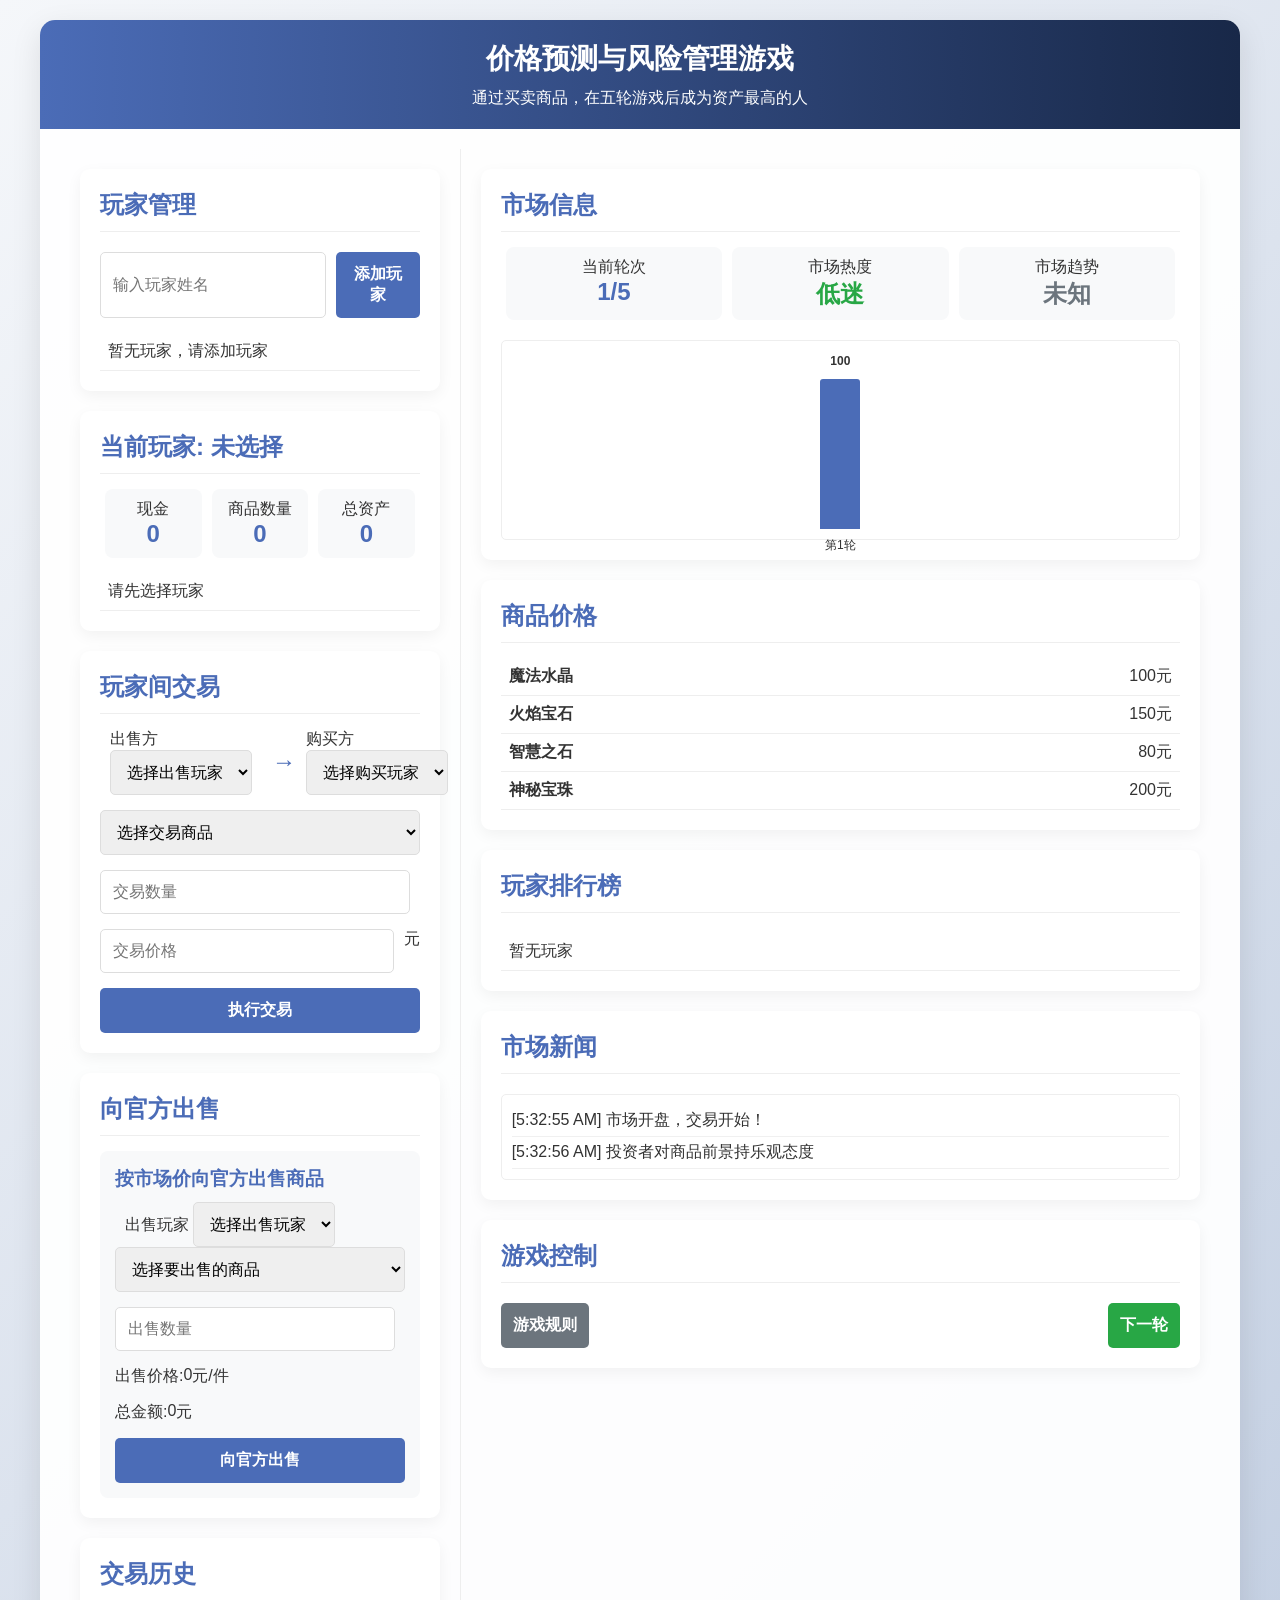
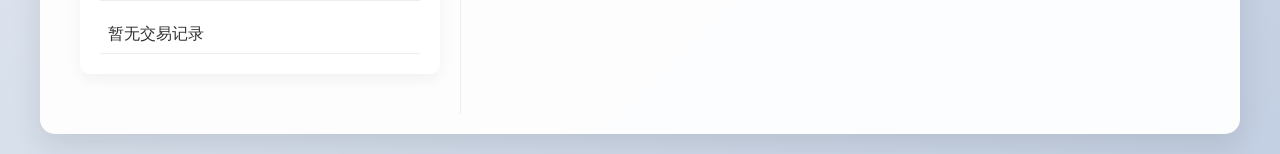
<file: game/价格预测与风险管理.html>
<!DOCTYPE html>
<html lang="zh-CN">

<head>
    <meta charset="UTF-8">
    <meta name="viewport" content="width=device-width, initial-scale=1.0">
    <title>价格预测与风险管理游戏</title>
    <style>
        * {
            margin: 0;
            padding: 0;
            box-sizing: border-box;
            font-family: 'Microsoft YaHei', sans-serif;
        }

        body {
            background: linear-gradient(135deg, #f5f7fa 0%, #c3cfe2 100%);
            min-height: 100vh;
            padding: 20px;
            color: #333;
        }

        .container {
            max-width: 1200px;
            margin: 0 auto;
            background-color: rgba(255, 255, 255, 0.95);
            border-radius: 15px;
            box-shadow: 0 10px 30px rgba(0, 0, 0, 0.1);
            overflow: hidden;
        }

        header {
            background: linear-gradient(90deg, #4b6cb7 0%, #182848 100%);
            color: white;
            padding: 20px;
            text-align: center;
        }

        header h1 {
            margin-bottom: 10px;
            font-size: 28px;
        }

        .game-area {
            display: flex;
            flex-wrap: wrap;
            padding: 20px;
        }

        .player-panel {
            flex: 1;
            min-width: 300px;
            padding: 20px;
            border-right: 1px solid #eee;
        }

        .market-panel {
            flex: 2;
            min-width: 400px;
            padding: 20px;
        }

        .panel {
            background: white;
            border-radius: 10px;
            padding: 20px;
            margin-bottom: 20px;
            box-shadow: 0 5px 15px rgba(0, 0, 0, 0.05);
        }

        h2 {
            color: #4b6cb7;
            margin-bottom: 15px;
            padding-bottom: 10px;
            border-bottom: 1px solid #eee;
        }

        .stats {
            display: flex;
            justify-content: space-between;
            margin-bottom: 15px;
        }

        .stat {
            text-align: center;
            padding: 10px;
            background: #f8f9fa;
            border-radius: 8px;
            flex: 1;
            margin: 0 5px;
        }

        .stat-value {
            font-size: 24px;
            font-weight: bold;
            color: #4b6cb7;
        }

        .trade-form {
            display: flex;
            flex-direction: column;
        }

        .trade-input {
            display: flex;
            margin-bottom: 15px;
        }

        input,
        select,
        button {
            padding: 12px;
            border: 1px solid #ddd;
            border-radius: 5px;
            font-size: 16px;
        }

        input {
            flex: 2;
            margin-right: 10px;
        }

        select {
            flex: 1;
            margin-right: 10px;
        }

        button {
            background: #4b6cb7;
            color: white;
            border: none;
            cursor: pointer;
            transition: background 0.3s;
            font-weight: bold;
        }

        button:hover {
            background: #3a5a9c;
        }

        button:disabled {
            background: #cccccc;
            cursor: not-allowed;
        }

        .history {
            max-height: 200px;
            overflow-y: auto;
            margin-top: 15px;
        }

        .history-item {
            padding: 8px;
            border-bottom: 1px solid #eee;
            display: flex;
            justify-content: space-between;
            flex-wrap: wrap;
            gap: 5px;
        }

        .history-time {
            font-size: 12px;
            color: #666;
            flex-basis: 100%;
        }

        .history-participants {
            flex: 2;
        }

        .history-goods {
            flex: 1;
        }

        .history-price,
        .history-total {
            flex: 1;
            text-align: right;
        }

        .seller {
            color: #dc3545;
        }

        .buyer {
            color: #28a745;
        }

        .trade-arrow {
            margin: 0 5px;
            color: #4b6cb7;
        }

        .price-chart {
            height: 200px;
            margin-top: 20px;
            position: relative;
        }

        .chart-container {
            height: 100%;
            display: flex;
            align-items: flex-end;
            justify-content: space-around;
            padding: 10px;
            border: 1px solid #eee;
            border-radius: 5px;
        }

        .chart-bar {
            width: 40px;
            background: #4b6cb7;
            border-radius: 3px 3px 0 0;
            position: relative;
            transition: height 0.5s;
        }

        .chart-label {
            position: absolute;
            bottom: -25px;
            left: 0;
            right: 0;
            text-align: center;
            font-size: 12px;
        }

        .chart-value {
            position: absolute;
            top: -25px;
            left: 0;
            right: 0;
            text-align: center;
            font-size: 12px;
            font-weight: bold;
        }

        .controls {
            display: flex;
            justify-content: space-between;
            margin-top: 20px;
        }

        .rules-btn {
            background: #6c757d;
        }

        .next-round {
            background: #28a745;
        }

        .modal {
            display: none;
            position: fixed;
            top: 0;
            left: 0;
            width: 100%;
            height: 100%;
            background: rgba(0, 0, 0, 0.5);
            z-index: 100;
            justify-content: center;
            align-items: center;
        }

        .modal-content {
            background: white;
            padding: 30px;
            border-radius: 10px;
            max-width: 600px;
            width: 90%;
            max-height: 80vh;
            overflow-y: auto;
        }

        .close-btn {
            float: right;
            font-size: 24px;
            cursor: pointer;
        }

        .result-modal {
            text-align: center;
        }

        .result-stats {
            display: flex;
            justify-content: space-around;
            margin: 20px 0;
        }

        .result-stat {
            text-align: center;
        }

        .winner {
            color: #28a745;
            font-weight: bold;
            font-size: 24px;
            margin: 20px 0;
        }

        .news-feed {
            margin-top: 20px;
            max-height: 150px;
            overflow-y: auto;
            border: 1px solid #eee;
            border-radius: 5px;
            padding: 10px;
        }

        .news-item {
            padding: 5px 0;
            border-bottom: 1px solid #f0f0f0;
        }

        .player-list {
            margin-top: 20px;
        }

        .player-item {
            display: flex;
            justify-content: space-between;
            padding: 8px;
            border-bottom: 1px solid #eee;
            transition: background 0.3s;
            cursor: pointer;
        }

        .player-item:hover {
            background: #f8f9fa;
        }

        .player-name {
            font-weight: bold;
        }

        .player-assets {
            color: #4b6cb7;
        }

        .player-management {
            margin-top: 20px;
        }

        .player-input {
            display: flex;
            margin-bottom: 15px;
        }

        .player-input input {
            flex: 1;
            margin-right: 10px;
        }

        .player-list-container {
            max-height: 200px;
            overflow-y: auto;
        }

        .active-player {
            background-color: #e7f3ff;
            border-left: 4px solid #4b6cb7;
        }

        .player-rank {
            width: 25px;
            height: 25px;
            border-radius: 50%;
            background: #4b6cb7;
            color: white;
            display: flex;
            align-items: center;
            justify-content: center;
            font-size: 12px;
            margin-right: 10px;
        }

        .rank-1 {
            background: #ffd700;
        }

        .rank-2 {
            background: #c0c0c0;
        }

        .rank-3 {
            background: #cd7f32;
        }

        .trade-goods-select {
            margin-bottom: 15px;
        }

        .trade-goods-select select {
            width: 100%;
        }

        .trade-parties {
            display: flex;
            justify-content: space-between;
            margin-bottom: 15px;
        }

        .trade-party {
            flex: 1;
            margin: 0 10px;
        }

        .trade-direction {
            display: flex;
            align-items: center;
            justify-content: center;
            font-size: 24px;
            color: #4b6cb7;
        }

        .goods-prices {
            margin-top: 15px;
        }

        .price-item {
            display: flex;
            justify-content: space-between;
            padding: 8px;
            border-bottom: 1px solid #eee;
        }

        .price-change {
            font-size: 12px;
        }

        .price-up {
            color: #28a745;
        }

        .price-down {
            color: #dc3545;
        }

        .goods-list {
            margin-top: 15px;
        }

        .goods-item {
            display: flex;
            justify-content: space-between;
            padding: 8px;
            border-bottom: 1px solid #eee;
        }

        .goods-name {
            font-weight: bold;
        }

        .goods-quantity {
            color: #4b6cb7;
        }

        .official-trade {
            background: #f8f9fa;
            padding: 15px;
            border-radius: 8px;
            margin-top: 15px;
        }

        .official-trade h3 {
            color: #4b6cb7;
            margin-bottom: 10px;
        }

        @media (max-width: 768px) {
            .game-area {
                flex-direction: column;
            }

            .player-panel {
                border-right: none;
                border-bottom: 1px solid #eee;
            }

            .trade-parties {
                flex-direction: column;
            }

            .trade-party {
                margin: 5px 0;
            }

            .trade-direction {
                margin: 10px 0;
            }

            .history-item {
                flex-direction: column;
            }

            .history-price,
            .history-total {
                text-align: left;
            }
        }
    </style>
</head>

<body>
    <div class="container">
        <header>
            <h1>价格预测与风险管理游戏</h1>
            <p>通过买卖商品，在五轮游戏后成为资产最高的人</p>
        </header>

        <div class="game-area">
            <div class="player-panel">
                <div class="panel">
                    <h2>玩家管理</h2>
                    <div class="player-management">
                        <div class="player-input">
                            <input type="text" id="player-name" placeholder="输入玩家姓名">
                            <button id="add-player">添加玩家</button>
                        </div>
                        <div class="player-list-container" id="player-list">
                            <!-- 玩家列表将在这里显示 -->
                        </div>
                    </div>
                </div>

                <div class="panel">
                    <h2>当前玩家: <span id="current-player-name">未选择</span></h2>
                    <div class="stats">
                        <div class="stat">
                            <div class="stat-label">现金</div>
                            <div class="stat-value" id="cash">1000</div>
                        </div>
                        <div class="stat">
                            <div class="stat-label">商品数量</div>
                            <div class="stat-value" id="goods">0</div>
                        </div>
                        <div class="stat">
                            <div class="stat-label">总资产</div>
                            <div class="stat-value" id="total-assets">1000</div>
                        </div>
                    </div>

                    <div class="goods-list" id="player-goods">
                        <!-- 玩家商品列表将在这里显示 -->
                    </div>
                </div>

                <div class="panel">
                    <h2>玩家间交易</h2>
                    <div class="trade-form">
                        <div class="trade-parties">
                            <div class="trade-party">
                                <label>出售方</label>
                                <select id="seller-player">
                                    <option value="">选择出售玩家</option>
                                </select>
                            </div>
                            <div class="trade-direction">→</div>
                            <div class="trade-party">
                                <label>购买方</label>
                                <select id="buyer-player">
                                    <option value="">选择购买玩家</option>
                                </select>
                            </div>
                        </div>
                        <div class="trade-goods-select">
                            <select id="trade-goods">
                                <option value="">选择交易商品</option>
                            </select>
                        </div>
                        <div class="trade-input">
                            <input type="number" id="trade-amount" placeholder="交易数量" min="1">
                        </div>
                        <div class="trade-input">
                            <input type="number" id="trade-price" placeholder="交易价格" min="1">
                            <span>元</span>
                        </div>
                        <button id="trade-btn">执行交易</button>
                    </div>
                </div>

                <div class="panel">
                    <h2>向官方出售</h2>
                    <div class="official-trade">
                        <h3>按市场价向官方出售商品</h3>
                        <div class="trade-form">
                            <div class="trade-party">
                                <label>出售玩家</label>
                                <select id="official-seller-player">
                                    <option value="">选择出售玩家</option>
                                </select>
                            </div>
                            <div class="trade-goods-select">
                                <select id="official-sell-goods">
                                    <option value="">选择要出售的商品</option>
                                </select>
                            </div>
                            <div class="trade-input">
                                <input type="number" id="official-sell-amount" placeholder="出售数量" min="1">
                            </div>
                            <div class="trade-input">
                                <span>出售价格: </span>
                                <span id="official-sell-price">0</span>
                                <span>元/件</span>
                            </div>
                            <div class="trade-input">
                                <span>总金额: </span>
                                <span id="official-sell-total">0</span>
                                <span>元</span>
                            </div>
                            <button id="official-sell-btn">向官方出售</button>
                        </div>
                    </div>
                </div>

                <div class="panel">
                    <h2>交易历史</h2>
                    <div class="history" id="trade-history">
                        <!-- 交易历史将在这里显示 -->
                    </div>
                </div>
            </div>

            <div class="market-panel">
                <div class="panel">
                    <h2>市场信息</h2>
                    <div class="stats">
                        <div class="stat">
                            <div class="stat-label">当前轮次</div>
                            <div class="stat-value" id="current-round">1/5</div>
                        </div>
                        <div class="stat">
                            <div class="stat-label">市场热度</div>
                            <div class="stat-value" id="market-heat">中等</div>
                        </div>
                        <div class="stat">
                            <div class="stat-label">市场趋势</div>
                            <div class="stat-value" id="market-trend">未知</div>
                        </div>
                    </div>

                    <div class="price-chart">
                        <div class="chart-container" id="price-chart">
                            <!-- 价格图表将在这里显示 -->
                        </div>
                    </div>
                </div>

                <div class="panel">
                    <h2>商品价格</h2>
                    <div class="goods-prices" id="goods-prices">
                        <!-- 商品价格将在这里显示 -->
                    </div>
                </div>

                <div class="panel">
                    <h2>玩家排行榜</h2>
                    <div class="player-list" id="player-rankings">
                        <!-- 玩家排行榜将在这里显示 -->
                    </div>
                </div>

                <div class="panel">
                    <h2>市场新闻</h2>
                    <div class="news-feed" id="news-feed">
                        <!-- 新闻将在这里显示 -->
                    </div>
                </div>

                <div class="panel">
                    <h2>游戏控制</h2>
                    <div class="controls">
                        <button class="rules-btn" id="rules-btn">游戏规则</button>
                        <button class="next-round" id="next-round-btn" disabled>下一轮</button>
                    </div>
                </div>
            </div>
        </div>
    </div>

    <!-- 规则模态框 -->
    <div class="modal" id="rules-modal">
        <div class="modal-content">
            <span class="close-btn" id="close-rules">&times;</span>
            <h2>游戏规则</h2>
            <p>这是一个关于价格预测、风险承担和信息博弈的游戏。</p>

            <h3>游戏目标</h3>
            <p>玩家通过买卖"商品"，在五轮游戏后，成为资产（现金+商品总价值）最高的人。</p>

            <h3>游戏流程</h3>
            <p>游戏共进行5轮，每轮分为三个环节：</p>
            <ol>
                <li><strong>自由交易环节</strong>：玩家可以自由买卖商品，交易价格由双方协商决定。</li>
                <li><strong>官方结算环节</strong>：系统根据市场供需动态调整商品价格，所有学生持有的商品均按此价格计算其总资产。</li>
                <li><strong>策略思考环节</strong>：根据最新的价格走势，思考、推测下一轮的价格可能会是多少，并计划下一轮的交易策略。</li>
            </ol>

            <h3>价格规律</h3>
            <p>商品的价格会根据市场供需关系动态调整：</p>
            <ul>
                <li>出售多的商品价格会下降</li>
                <li>出售少的商品价格会上升</li>
                <li>市场还会受到随机事件影响</li>
            </ul>

            <h3>向官方出售</h3>
            <p>玩家可以随时按当前市场价格向官方出售商品，无需寻找买家。可以选择任意玩家进行出售操作。</p>

            <button id="close-rules-btn" style="margin-top: 20px;">关闭</button>
        </div>
    </div>

    <!-- 结果模态框 -->
    <div class="modal" id="result-modal">
        <div class="modal-content result-modal">
            <h2>游戏结束</h2>
            <div class="winner" id="winner-message"></div>
            <div class="result-stats">
                <div class="result-stat">
                    <div>最终现金</div>
                    <div class="stat-value" id="final-cash"></div>
                </div>
                <div class="result-stat">
                    <div>最终商品</div>
                    <div class="stat-value" id="final-goods"></div>
                </div>
                <div class="result-stat">
                    <div>最终资产</div>
                    <div class="stat-value" id="final-assets"></div>
                </div>
            </div>
            <button id="restart-btn" style="margin-top: 20px;">重新开始</button>
        </div>
    </div>

    <script>
        // 1. 游戏状态管理模块：统一管理游戏数据
        const GameState = {
            state: {
                currentPlayerId: null,
                players: [],
                currentRound: 1,
                totalRounds: 5,
                goods: [
                    { id: "crystal", name: "魔法水晶", basePrice: 100, currentPrice: 100, priceHistory: [100] },
                    { id: "gem", name: "火焰宝石", basePrice: 150, currentPrice: 150, priceHistory: [150] },
                    { id: "stone", name: "智慧之石", basePrice: 80, currentPrice: 80, priceHistory: [80] },
                    { id: "orb", name: "神秘宝珠", basePrice: 200, currentPrice: 200, priceHistory: [200] }
                ],
                news: [
                    `[${new Date().toLocaleTimeString()}] 市场开盘，交易开始！`,
                    `[${new Date().toLocaleTimeString()}] 投资者对商品前景持乐观态度`
                ],
                globalTradeHistory: [],
                roundSales: {}
            },

            // 初始化轮次销售记录
            initRoundSales() {
                this.state.goods.forEach(good => {
                    this.state.roundSales[good.id] = 0;
                });
            },

            // 添加玩家
            addPlayer(player) {
                this.state.players.push(player);
                if (this.state.players.length === 1) {
                    this.state.currentPlayerId = player.id;
                }
            },

            // 获取当前玩家
            getCurrentPlayer() {
                return this.state.players.find(p => p.id === this.state.currentPlayerId) || null;
            },

            // 更新商品价格
            updateGoodsPrice(goodId, newPrice) {
                const good = this.state.goods.find(g => g.id === goodId);
                if (good) {
                    good.currentPrice = Math.round(newPrice);
                    good.priceHistory.push(good.currentPrice);
                }
            },

            // 添加新闻
            addNews(content) {
                this.state.news.unshift(`[${new Date().toLocaleTimeString()}] ${content}`);
            },

            // 重置游戏状态
            reset() {
                this.state.players = [];
                this.state.currentPlayerId = null;
                this.state.currentRound = 1;
                this.state.globalTradeHistory = [];
                this.state.news = [
                    `[${new Date().toLocaleTimeString()}] 市场开盘，交易开始！`,
                    `[${new Date().toLocaleTimeString()}] 投资者对商品前景持乐观态度`
                ];

                // 重置商品价格
                this.state.goods.forEach(good => {
                    good.currentPrice = good.basePrice;
                    good.priceHistory = [good.basePrice];
                    this.state.roundSales[good.id] = 0;
                });
            }
        };

        // 2. DOM管理模块：统一获取和操作DOM
        const DOMManager = {
            elements: {},

            // 初始化DOM元素缓存
            initElements() {
                this.elements = {
                    playerName: document.getElementById('player-name'),
                    addPlayerBtn: document.getElementById('add-player'),
                    playerList: document.getElementById('player-list'),
                    currentPlayerName: document.getElementById('current-player-name'),
                    cash: document.getElementById('cash'),
                    goods: document.getElementById('goods'),
                    totalAssets: document.getElementById('total-assets'),
                    currentRound: document.getElementById('current-round'),
                    marketHeat: document.getElementById('market-heat'),
                    marketTrend: document.getElementById('market-trend'),
                    sellerPlayer: document.getElementById('seller-player'),
                    buyerPlayer: document.getElementById('buyer-player'),
                    tradeGoods: document.getElementById('trade-goods'),
                    tradeAmount: document.getElementById('trade-amount'),
                    tradePrice: document.getElementById('trade-price'),
                    tradeBtn: document.getElementById('trade-btn'),
                    tradeHistory: document.getElementById('trade-history'),
                    priceChart: document.getElementById('price-chart'),
                    rulesBtn: document.getElementById('rules-btn'),
                    nextRoundBtn: document.getElementById('next-round-btn'),
                    rulesModal: document.getElementById('rules-modal'),
                    closeRules: document.getElementById('close-rules'),
                    closeRulesBtn: document.getElementById('close-rules-btn'),
                    resultModal: document.getElementById('result-modal'),
                    winnerMessage: document.getElementById('winner-message'),
                    finalCash: document.getElementById('final-cash'),
                    finalGoods: document.getElementById('final-goods'),
                    finalAssets: document.getElementById('final-assets'),
                    restartBtn: document.getElementById('restart-btn'),
                    newsFeed: document.getElementById('news-feed'),
                    playerRankings: document.getElementById('player-rankings'),
                    playerGoods: document.getElementById('player-goods'),
                    goodsPrices: document.getElementById('goods-prices'),
                    officialSellerPlayer: document.getElementById('official-seller-player'),
                    officialSellGoods: document.getElementById('official-sell-goods'),
                    officialSellAmount: document.getElementById('official-sell-amount'),
                    officialSellPrice: document.getElementById('official-sell-price'),
                    officialSellTotal: document.getElementById('official-sell-total'),
                    officialSellBtn: document.getElementById('official-sell-btn')
                };
            },

            // 更新玩家列表
            updatePlayerList(players, currentPlayerId) {
                const { playerList } = this.elements;
                if (players.length === 0) {
                    playerList.innerHTML = '<div class="player-item">暂无玩家，请添加玩家</div>';
                    return;
                }

                playerList.innerHTML = players.map(player => `
                    <div class="player-item ${player.id === currentPlayerId ? 'active-player' : ''}" data-player-id="${player.id}">
                        <div style="display: flex; align-items: center;">
                            <span class="player-name">${player.name}</span>
                        </div>
                        <div class="player-assets">${Tool.calculateTotalAssets(player)}元</div>
                    </div>
                `).join('');

                // 重新绑定点击事件
                this.elements.playerList.querySelectorAll('.player-item').forEach(item => {
                    item.addEventListener('click', () => {
                        GameState.state.currentPlayerId = item.dataset.playerId;
                        UIManager.updateUI();
                    });
                });
            },

            // 更新玩家排行榜
            updatePlayerRankings(players) {
                const { playerRankings } = this.elements;
                if (players.length === 0) {
                    playerRankings.innerHTML = '<div class="player-item">暂无玩家</div>';
                    return;
                }

                const sortedPlayers = [...players].sort((a, b) =>
                    Tool.calculateTotalAssets(b) - Tool.calculateTotalAssets(a)
                );

                playerRankings.innerHTML = sortedPlayers.map((player, index) => {
                    const rankClass = index === 0 ? 'rank-1' : index === 1 ? 'rank-2' : index === 2 ? 'rank-3' : '';
                    return `
                        <div class="player-item">
                            <div style="display: flex; align-items: center;">
                                <div class="player-rank ${rankClass}">${index + 1}</div>
                                <span class="player-name">${player.name}</span>
                            </div>
                            <div class="player-assets">${Tool.calculateTotalAssets(player)}元</div>
                        </div>
                    `;
                }).join('');
            },

            // 更新交易选择框
            updateTradeSelects(players, goods) {
                const { sellerPlayer, buyerPlayer, tradeGoods, officialSellerPlayer, officialSellGoods } = this.elements;

                // 保存当前选中值
                const currentSeller = sellerPlayer.value;
                const currentBuyer = buyerPlayer.value;
                const currentGood = tradeGoods.value;
                const currentOfficialSeller = officialSellerPlayer.value;
                const currentOfficialGood = officialSellGoods.value;

                // 玩家选择框
                const playerOptions = players.map(p => `<option value="${p.id}">${p.name}</option>`).join('');
                sellerPlayer.innerHTML = `<option value="">选择出售玩家</option>${playerOptions}`;
                buyerPlayer.innerHTML = `<option value="">选择购买玩家</option>${playerOptions}`;
                officialSellerPlayer.innerHTML = `<option value="">选择出售玩家</option>${playerOptions}`;

                // 商品选择框
                const goodsOptions = goods.map(g => `<option value="${g.id}">${g.name} (${g.currentPrice}元)</option>`).join('');
                tradeGoods.innerHTML = `<option value="">选择交易商品</option>${goodsOptions}`;
                officialSellGoods.innerHTML = `<option value="">选择要出售的商品</option>${goodsOptions}`;

                // 恢复选中值（如果仍有效）
                if (currentSeller && players.some(p => p.id === currentSeller)) {
                    sellerPlayer.value = currentSeller;
                }
                if (currentBuyer && players.some(p => p.id === currentBuyer)) {
                    buyerPlayer.value = currentBuyer;
                }
                if (currentGood && goods.some(g => g.id === currentGood)) {
                    tradeGoods.value = currentGood;
                }
                if (currentOfficialSeller && players.some(p => p.id === currentOfficialSeller)) {
                    officialSellerPlayer.value = currentOfficialSeller;
                }
                if (currentOfficialGood && goods.some(g => g.id === currentOfficialGood)) {
                    officialSellGoods.value = currentOfficialGood;
                }

                // 如果没有选中值且有当前玩家，则默认选中当前玩家
                if (!sellerPlayer.value && GameState.state.currentPlayerId) {
                    sellerPlayer.value = GameState.state.currentPlayerId;
                }
                if (!officialSellerPlayer.value && GameState.state.currentPlayerId) {
                    officialSellerPlayer.value = GameState.state.currentPlayerId;
                }
            },

            // 更新商品价格显示
            updateGoodsPrices(goods) {
                const { goodsPrices } = this.elements;
                goodsPrices.innerHTML = goods.map(good => {
                    let changeIndicator = '';
                    if (good.priceHistory.length > 1) {
                        const change = good.currentPrice - good.priceHistory[good.priceHistory.length - 2];
                        if (change > 0) {
                            changeIndicator = `<span class="price-change price-up">+${change}元</span>`;
                        } else if (change < 0) {
                            changeIndicator = `<span class="price-change price-down">${change}元</span>`;
                        }
                    }
                    return `
                        <div class="price-item">
                            <span class="goods-name">${good.name}</span>
                            <span>${good.currentPrice}元 ${changeIndicator}</span>
                        </div>
                    `;
                }).join('');
            },

            // 更新当前玩家信息
            updateCurrentPlayerInfo(player) {
                const { currentPlayerName, cash, goods, totalAssets, playerGoods } = this.elements;
                currentPlayerName.textContent = player.name;
                cash.textContent = player.cash;
                goods.textContent = Tool.calculateTotalGoods(player);
                totalAssets.textContent = Tool.calculateTotalAssets(player);

                // 玩家商品列表
                if (Object.keys(player.goods || {}).length === 0) {
                    playerGoods.innerHTML = '<div class="goods-item">暂无商品</div>';
                    return;
                }

                playerGoods.innerHTML = Object.entries(player.goods).map(([goodId, qty]) => {
                    const good = GameState.state.goods.find(g => g.id === goodId);
                    return good && qty > 0 ? `
                        <div class="goods-item">
                            <span class="goods-name">${good.name}</span>
                            <span class="goods-quantity">${qty}件 (价值: ${qty * good.currentPrice}元)</span>
                        </div>
                    ` : '';
                }).join('');
            },

            // 重置当前玩家信息
            resetCurrentPlayerInfo() {
                const { currentPlayerName, cash, goods, totalAssets, playerGoods } = this.elements;
                currentPlayerName.textContent = "未选择";
                cash.textContent = "0";
                goods.textContent = "0";
                totalAssets.textContent = "0";
                playerGoods.innerHTML = '<div class="goods-item">请先选择玩家</div>';
            },

            // 更新市场状态（热度、趋势）
            updateMarketStats(currentRound, trades, goods) {
                const { currentRound: roundElem, marketHeat, marketTrend } = this.elements;
                roundElem.textContent = `${currentRound}/${GameState.state.totalRounds}`;

                // 市场热度
                const currentTrades = trades.filter(t => t.round === currentRound).length;
                if (currentTrades > 10) {
                    marketHeat.textContent = "高涨";
                    marketHeat.style.color = "#dc3545";
                } else if (currentTrades > 5) {
                    marketHeat.textContent = "中等";
                    marketHeat.style.color = "#ffc107";
                } else {
                    marketHeat.textContent = "低迷";
                    marketHeat.style.color = "#28a745";
                }

                // 市场趋势
                if (currentRound <= 1) {
                    marketTrend.textContent = "未知";
                    marketTrend.style.color = "#6c757d";
                    return;
                }

                const priceChanges = goods.map(good => {
                    const current = good.currentPrice;
                    const prev = good.priceHistory[good.priceHistory.length - 2];
                    return current - prev;
                });
                const avgChange = priceChanges.reduce((a, b) => a + b, 0) / priceChanges.length;

                if (avgChange > 5) {
                    marketTrend.textContent = "上涨";
                    marketTrend.style.color = "#28a745";
                } else if (avgChange < -5) {
                    marketTrend.textContent = "下跌";
                    marketTrend.style.color = "#dc3545";
                } else {
                    marketTrend.textContent = "平稳";
                    marketTrend.style.color = "#6c757d";
                }
            },

            // 更新新闻 feed
            updateNewsFeed(news) {
                this.elements.newsFeed.innerHTML = news.map(item =>
                    `<div class="news-item">${item}</div>`
                ).join('');
            },

            // 更新下一轮按钮状态
            updateNextRoundBtn(currentRound, totalRounds) {
                const { nextRoundBtn } = this.elements;
                nextRoundBtn.disabled = currentRound >= totalRounds;
                nextRoundBtn.textContent = currentRound >= totalRounds ? "游戏结束" : "下一轮";
            },

            // 渲染价格图表
            renderPriceChart(goods) {
                const { priceChart } = this.elements;
                priceChart.innerHTML = '';

                // 选择要显示的商品（魔法水晶）
                const targetGood = goods.find(g => g.id === "crystal");
                if (!targetGood) return;

                const maxPrice = Math.max(...targetGood.priceHistory);
                targetGood.priceHistory.forEach((price, index) => {
                    const barHeight = maxPrice > 0 ? (price / maxPrice) * 150 : 0;
                    priceChart.innerHTML += `
                        <div style="position: relative; display: flex; flex-direction: column; align-items: center;">
                            <div class="chart-value">${price}</div>
                            <div class="chart-bar" style="height: ${barHeight}px;"></div>
                            <div class="chart-label">第${index + 1}轮</div>
                        </div>
                    `;
                });
            },

            // 更新官方出售价格显示
            updateOfficialSellPrice() {
                const { officialSellerPlayer, officialSellGoods, officialSellAmount, officialSellPrice, officialSellTotal } = this.elements;
                
                const playerId = officialSellerPlayer.value;
                const goodId = officialSellGoods.value;
                const amount = parseInt(officialSellAmount.value) || 0;
                
                if (playerId && goodId) {
                    const player = GameState.state.players.find(p => p.id === playerId);
                    const good = GameState.state.goods.find(g => g.id === goodId);
                    
                    if (player && good) {
                        officialSellPrice.textContent = good.currentPrice;
                        officialSellTotal.textContent = amount * good.currentPrice;
                        return;
                    }
                }
                
                officialSellPrice.textContent = "0";
                officialSellTotal.textContent = "0";
            }
        };

        // 3. 工具函数模块：封装通用计算逻辑
        const Tool = {
            // 计算玩家总商品数量
            calculateTotalGoods(player) {
                return Object.values(player.goods || {}).reduce((total, qty) => total + qty, 0);
            },

            // 计算玩家总资产
            calculateTotalAssets(player) {
                let total = player.cash;
                Object.entries(player.goods || {}).forEach(([goodId, qty]) => {
                    const good = GameState.state.goods.find(g => g.id === goodId);
                    total += good ? qty * good.currentPrice : 0;
                });
                return total;
            },

            // 生成随机市场新闻
            generateRandomNews() {
                const newsPool = [
                    "有消息称新的矿脉被发现，可能影响商品供应。",
                    "大型贸易商调整库存策略，市场预期发生变化。",
                    "季节性因素开始影响商品需求。",
                    "国际市场价格波动影响本地市场情绪。",
                    "技术分析师指出关键价格支撑位。"
                ];
                return newsPool[Math.floor(Math.random() * newsPool.length)];
            },

            // 生成价格变化新闻
            generatePriceChangeNews(goods) {
                const news = [];
                let maxIncrease = { good: null, change: 0 };
                let maxDecrease = { good: null, change: 0 };

                goods.forEach(good => {
                    if (good.priceHistory.length < 2) return;
                    const change = good.currentPrice - good.priceHistory[good.priceHistory.length - 2];

                    if (change > maxIncrease.change) maxIncrease = { good, change };
                    if (change < maxDecrease.change) maxDecrease = { good, change };
                });

                if (maxIncrease.good) {
                    const intensity = maxIncrease.change > 30 ? "大幅" : maxIncrease.change > 15 ? "明显" : "小幅";
                    news.push(`市场对${maxIncrease.good.name}需求旺盛，价格${intensity}上涨！`);
                }
                if (maxDecrease.good) {
                    const intensity = maxDecrease.change < -30 ? "大幅" : maxDecrease.change < -15 ? "明显" : "小幅";
                    news.push(`市场对${maxDecrease.good.name}需求疲软，价格${intensity}下跌！`);
                }

                return news;
            }
        };

        // 4. 交易管理模块（修复版）
        const TradeManager = {
            // 交易验证逻辑
            validateTrade(sellerId, buyerId, goodId, amount, price) {
                const { state } = GameState;
                const errors = [];

                // 基础验证
                if (!sellerId || !buyerId) {
                    errors.push('请选择出售方和购买方');
                }
                if (sellerId === buyerId) {
                    errors.push('出售方和购买方不能是同一玩家');
                }
                if (!goodId) {
                    errors.push('请选择交易商品');
                }

                // 转换为数字并验证
                const amountNum = parseInt(amount, 10);
                const priceNum = parseFloat(price);

                if (isNaN(amountNum) || amountNum <= 0) {
                    errors.push('请输入有效的整数交易数量（大于0）');
                }
                if (isNaN(priceNum) || priceNum <= 0) {
                    errors.push('请输入有效的交易价格（大于0）');
                }

                if (errors.length > 0) {
                    return { valid: false, errors };
                }

                // 获取相关实体
                const seller = state.players.find(p => p.id === sellerId);
                const buyer = state.players.find(p => p.id === buyerId);
                const good = state.goods.find(g => g.id === goodId);

                // 实体存在性验证
                if (!seller) errors.push('出售方不存在');
                if (!buyer) errors.push('购买方不存在');
                if (!good) errors.push('选择的商品不存在');

                if (errors.length > 0) {
                    return { valid: false, errors };
                }

                // 交易条件验证
                const sellerQty = seller.goods[goodId] || 0;
                const totalCost = amountNum * priceNum;

                if (sellerQty < amountNum) {
                    errors.push(`出售方${seller.name}的${good.name}数量不足（当前: ${sellerQty}）`);
                }
                if (buyer.cash < totalCost) {
                    errors.push(`购买方${buyer.name}现金不足（需要: ${totalCost.toFixed(0)}, 现有: ${buyer.cash}）`);
                }

                return {
                    valid: errors.length === 0,
                    errors,
                    seller,
                    buyer,
                    good,
                    amount: amountNum,
                    price: priceNum,
                    totalCost
                };
            },

            // 执行交易逻辑
            executeTrade(sellerId, buyerId, goodId, amount, price) {
                // 先验证交易合法性
                const validation = this.validateTrade(sellerId, buyerId, goodId, amount, price);
                if (!validation.valid) {
                    alert(validation.errors.join('\n'));
                    return false;
                }

                const { seller, buyer, good, amount: amountNum, price: priceNum, totalCost } = validation;
                const { state } = GameState;

                try {
                    // 1. 确保玩家对象有goods属性
                    if (!seller.goods) seller.goods = {};
                    if (!buyer.goods) buyer.goods = {};

                    // 2. 更新出售方数据
                    seller.cash = Math.round(seller.cash + totalCost);
                    seller.goods[goodId] = (seller.goods[goodId] || 0) - amountNum;

                    // 3. 更新购买方数据
                    buyer.cash = Math.round(buyer.cash - totalCost);
                    buyer.goods[goodId] = (buyer.goods[goodId] || 0) + amountNum;

                    // 4. 记录交易历史
                    const tradeRecord = {
                        id: `trade-${Date.now()}`,
                        round: state.currentRound,
                        timestamp: new Date().toISOString(),
                        sellerId,
                        sellerName: seller.name,
                        buyerId,
                        buyerName: buyer.name,
                        goodId,
                        goodName: good.name,
                        amount: amountNum,
                        price: priceNum,
                        totalCost
                    };

                    // 添加到全局历史
                    state.globalTradeHistory.push(tradeRecord);

                    // 初始化玩家交易历史（如果不存在）
                    if (!seller.tradeHistory) seller.tradeHistory = [];
                    if (!buyer.tradeHistory) buyer.tradeHistory = [];

                    // 添加到玩家个人历史
                    seller.tradeHistory.push(tradeRecord);
                    buyer.tradeHistory.push(tradeRecord);

                    // 5. 更新销售统计
                    state.roundSales[goodId] = (state.roundSales[goodId] || 0) + amountNum;

                    // 6. 记录市场新闻
                    GameState.addNews(`${seller.name}以${priceNum}元/件的价格向${buyer.name}出售了${amountNum}件${good.name}，总价值${totalCost.toFixed(0)}元`);

                    return true;
                } catch (error) {
                    console.error('交易执行失败:', error);
                    alert('交易过程中发生错误，请重试');
                    return false;
                }
            },

            // 向官方出售商品
            sellToOfficial(playerId, goodId, amount) {
                const { state } = GameState;
                const player = state.players.find(p => p.id === playerId);
                const good = state.goods.find(g => g.id === goodId);

                if (!player) {
                    alert('玩家不存在');
                    return false;
                }

                if (!good) {
                    alert('商品不存在');
                    return false;
                }

                const amountNum = parseInt(amount, 10);
                if (isNaN(amountNum) || amountNum <= 0) {
                    alert('请输入有效的出售数量');
                    return false;
                }

                // 检查玩家是否有足够的商品
                const playerQty = player.goods[goodId] || 0;
                if (playerQty < amountNum) {
                    alert(`玩家 ${player.name} 没有足够的${good.name}（当前: ${playerQty}）`);
                    return false;
                }

                try {
                    // 计算总金额
                    const totalAmount = amountNum * good.currentPrice;

                    // 更新玩家数据
                    player.cash = Math.round(player.cash + totalAmount);
                    player.goods[goodId] = playerQty - amountNum;

                    // 记录交易历史
                    const tradeRecord = {
                        id: `official-${Date.now()}`,
                        round: state.currentRound,
                        timestamp: new Date().toISOString(),
                        sellerId: playerId,
                        sellerName: player.name,
                        buyerId: "official",
                        buyerName: "官方",
                        goodId,
                        goodName: good.name,
                        amount: amountNum,
                        price: good.currentPrice,
                        totalCost: totalAmount
                    };

                    // 添加到全局历史
                    state.globalTradeHistory.push(tradeRecord);

                    // 添加到玩家个人历史
                    if (!player.tradeHistory) player.tradeHistory = [];
                    player.tradeHistory.push(tradeRecord);

                    // 更新销售统计
                    state.roundSales[goodId] = (state.roundSales[goodId] || 0) + amountNum;

                    // 记录市场新闻
                    GameState.addNews(`${player.name}向官方出售了${amountNum}件${good.name}，获得${totalAmount}元`);

                    return true;
                } catch (error) {
                    console.error('官方交易执行失败:', error);
                    alert('交易过程中发生错误，请重试');
                    return false;
                }
            },

            // 渲染交易历史
            renderTradeHistory(history, filter = {}) {
                const { tradeHistory } = DOMManager.elements;

                if (history.length === 0) {
                    tradeHistory.innerHTML = '<div class="history-item">暂无交易记录</div>';
                    return;
                }

                // 应用筛选条件
                let filteredHistory = [...history];
                if (filter.playerId) {
                    filteredHistory = filteredHistory.filter(trade =>
                        trade.sellerId === filter.playerId || trade.buyerId === filter.playerId
                    );
                }
                if (filter.round) {
                    filteredHistory = filteredHistory.filter(trade => trade.round === filter.round);
                }

                // 格式化显示
                tradeHistory.innerHTML = filteredHistory.slice().reverse().map(trade => `
                    <div class="history-item" data-trade-id="${trade.id}">
                        <span class="history-time">${new Date(trade.timestamp).toLocaleString()}</span>
                        <span class="history-participants">
                            <strong class="seller">${trade.sellerName}</strong>
                            <span class="trade-arrow">→</span>
                            <strong class="buyer">${trade.buyerName}</strong>
                        </span>
                        <span class="history-goods">${trade.amount}件${trade.goodName}</span>
                        <span class="history-price">单价: ${trade.price}元</span>
                        <span class="history-total">总计: ${trade.totalCost.toFixed(0)}元</span>
                    </div>
                `).join('');
            }
        };

        // 5. UI更新模块：统一UI更新入口
        const UIManager = {
            updateUI() {
                const { state } = GameState;
                const currentPlayer = GameState.getCurrentPlayer();

                // 批量更新DOM
                DOMManager.updatePlayerList(state.players, state.currentPlayerId);
                DOMManager.updatePlayerRankings(state.players);
                DOMManager.updateTradeSelects(state.players, state.goods);
                DOMManager.updateGoodsPrices(state.goods);
                DOMManager.updateMarketStats(state.currentRound, state.globalTradeHistory, state.goods);
                DOMManager.renderPriceChart(state.goods);
                DOMManager.updateNextRoundBtn(state.currentRound, state.totalRounds);
                DOMManager.updateNewsFeed(state.news);
                DOMManager.updateOfficialSellPrice();

                // 更新当前玩家信息
                if (currentPlayer) {
                    DOMManager.updateCurrentPlayerInfo(currentPlayer);
                    this.updateTradeHistory();
                } else {
                    DOMManager.resetCurrentPlayerInfo();
                    TradeManager.renderTradeHistory([], {});
                }
            },

            // 更新交易历史
            updateTradeHistory() {
                const { state } = GameState;
                const currentPlayer = GameState.getCurrentPlayer();

                // 渲染当前玩家相关的交易
                TradeManager.renderTradeHistory(
                    state.globalTradeHistory,
                    currentPlayer ? { playerId: currentPlayer.id } : {}
                );
            }
        };

        // 6. 事件处理模块：统一管理事件逻辑
        const EventHandler = {
            // 初始化所有事件绑定
            initEvents() {
                const { elements } = DOMManager;

                // 添加玩家
                elements.addPlayerBtn.addEventListener('click', this.handleAddPlayer);
                elements.playerName.addEventListener('keypress', (e) => {
                    if (e.key === 'Enter') this.handleAddPlayer();
                });

                // 执行交易
                elements.tradeBtn.addEventListener('click', this.handleTrade);

                // 官方出售
                elements.officialSellBtn.addEventListener('click', this.handleOfficialSell);
                elements.officialSellerPlayer.addEventListener('change', () => DOMManager.updateOfficialSellPrice());
                elements.officialSellGoods.addEventListener('change', () => DOMManager.updateOfficialSellPrice());
                elements.officialSellAmount.addEventListener('input', () => DOMManager.updateOfficialSellPrice());

                // 下一轮
                elements.nextRoundBtn.addEventListener('click', this.handleNextRound);

                // 规则弹窗
                elements.rulesBtn.addEventListener('click', () => {
                    elements.rulesModal.style.display = 'flex';
                });
                elements.closeRules.addEventListener('click', () => {
                    elements.rulesModal.style.display = 'none';
                });
                elements.closeRulesBtn.addEventListener('click', () => {
                    elements.rulesModal.style.display = 'none';
                });

                // 重新开始
                elements.restartBtn.addEventListener('click', this.handleRestart);

                // 点击模态框外部关闭
                window.addEventListener('click', (e) => {
                    if (e.target === elements.rulesModal) elements.rulesModal.style.display = 'none';
                    if (e.target === elements.resultModal) elements.resultModal.style.display = 'none';
                });
            },

            // 处理添加玩家
            handleAddPlayer() {
                const { playerName } = DOMManager.elements;
                const name = playerName.value.trim();

                if (!name) {
                    alert('请输入玩家姓名');
                    return;
                }

                // 初始化玩家商品（0-3件随机）
                const initialGoods = GameState.state.goods.reduce((obj, good) => {
                    obj[good.id] = Math.floor(Math.random() * 4);
                    return obj;
                }, {});

                // 添加新玩家
                GameState.addPlayer({
                    id: Date.now().toString(),
                    name,
                    cash: 1000,
                    goods: initialGoods,
                    tradeHistory: []
                });

                // 更新状态和UI
                GameState.addNews(`新玩家 ${name} 加入市场！`);
                playerName.value = '';
                UIManager.updateUI();
            },

            // 处理交易逻辑（修复版）
            handleTrade() {
                const { sellerPlayer, buyerPlayer, tradeGoods, tradeAmount, tradePrice } = DOMManager.elements;

                // 获取交易参数
                const sellerId = sellerPlayer.value;
                const buyerId = buyerPlayer.value;
                const goodId = tradeGoods.value;
                const amount = tradeAmount.value;
                const price = tradePrice.value;

                // 使用交易管理器执行交易
                const success = TradeManager.executeTrade(sellerId, buyerId, goodId, amount, price);

                // 交易成功则清空输入，但保留选择
                if (success) {
                    tradeAmount.value = '';
                    tradePrice.value = '';
                    // 强制UI更新以反映最新状态
                    UIManager.updateUI();
                }
            },

            // 处理向官方出售
            handleOfficialSell() {
                const { officialSellerPlayer, officialSellGoods, officialSellAmount } = DOMManager.elements;

                const playerId = officialSellerPlayer.value;
                const goodId = officialSellGoods.value;
                const amount = officialSellAmount.value;

                if (!playerId) {
                    alert('请选择出售玩家');
                    return;
                }

                if (!goodId) {
                    alert('请选择要出售的商品');
                    return;
                }

                if (!amount || parseInt(amount) <= 0) {
                    alert('请输入有效的出售数量');
                    return;
                }

                // 执行官方出售
                const success = TradeManager.sellToOfficial(playerId, goodId, amount);

                if (success) {
                    // 清空输入
                    officialSellAmount.value = '';
                    // 更新UI
                    UIManager.updateUI();
                }
            },

            // 处理下一轮 - 修改价格调整逻辑
            handleNextRound() {
                const { state } = GameState;
                const { nextRoundBtn } = DOMManager.elements;

                // 防重复点击
                nextRoundBtn.disabled = true;
                nextRoundBtn.textContent = "处理中...";

                // 检查玩家数量
                if (state.players.length === 0) {
                    alert('请先添加玩家');
                    nextRoundBtn.textContent = "下一轮";
                    nextRoundBtn.disabled = false;
                    return;
                }

                // 调整商品价格 - 确保每轮有涨有跌
                const priceChanges = [];
                
                state.goods.forEach(good => {
                    const sales = state.roundSales[good.id];
                    const baseSales = 5;
                    let priceChange = 0;

                    // 供需影响价格
                    if (sales > baseSales) {
                        priceChange = -Math.min(20, (sales - baseSales) * 2);
                    } else if (sales < baseSales) {
                        priceChange = Math.min(20, (baseSales - sales) * 2);
                    }

                    // 随机因素（-5到5）
                    priceChange += Math.random() * 10 - 5;
                    
                    // 记录价格变化
                    priceChanges.push(priceChange);
                    
                    // 价格下限保护（不低于基础价50%）
                    const newPrice = Math.max(good.currentPrice + priceChange, good.basePrice * 0.5);

                    GameState.updateGoodsPrice(good.id, newPrice);
                    state.roundSales[good.id] = 0; // 重置本轮销售记录
                });

                // 确保每轮至少有涨有跌
                const hasIncrease = priceChanges.some(change => change > 0);
                const hasDecrease = priceChanges.some(change => change < 0);
                
                if (!hasIncrease || !hasDecrease) {
                    // 如果所有商品都涨或都跌，强制调整一个商品的价格
                    const randomIndex = Math.floor(Math.random() * state.goods.length);
                    const targetGood = state.goods[randomIndex];
                    
                    // 如果所有商品都涨，强制让一个商品跌
                    if (!hasDecrease) {
                        const decreaseAmount = Math.max(5, Math.floor(targetGood.currentPrice * 0.1));
                        const newPrice = Math.max(targetGood.currentPrice - decreaseAmount, targetGood.basePrice * 0.5);
                        GameState.updateGoodsPrice(targetGood.id, newPrice);
                        GameState.addNews(`市场调整：${targetGood.name}价格下跌${decreaseAmount}元`);
                    }
                    // 如果所有商品都跌，强制让一个商品涨
                    else if (!hasIncrease) {
                        const increaseAmount = Math.max(5, Math.floor(targetGood.currentPrice * 0.1));
                        const newPrice = targetGood.currentPrice + increaseAmount;
                        GameState.updateGoodsPrice(targetGood.id, newPrice);
                        GameState.addNews(`市场调整：${targetGood.name}价格上涨${increaseAmount}元`);
                    }
                }

                // 进入下一轮
                state.currentRound++;

                // 生成新闻
                GameState.addNews(`第${state.currentRound}轮开始！`);
                const priceNews = Tool.generatePriceChangeNews(state.goods);
                priceNews.forEach(news => GameState.addNews(news));
                GameState.addNews(Tool.generateRandomNews());

                // 检查是否游戏结束
                setTimeout(() => {
                    if (state.currentRound >= state.totalRounds) {
                        EventHandler.handleGameEnd();
                    }
                    UIManager.updateUI();
                }, 300);
            },

            // 处理游戏结束
            handleGameEnd() {
                const { state } = GameState;
                const { resultModal, winnerMessage, finalCash, finalGoods, finalAssets } = DOMManager.elements;

                // 排序玩家（按资产）
                const sortedPlayers = [...state.players].sort((a, b) =>
                    Tool.calculateTotalAssets(b) - Tool.calculateTotalAssets(a)
                );
                const winner = sortedPlayers[0];
                const currentPlayer = GameState.getCurrentPlayer();

                // 显示结果
                winnerMessage.textContent = `恭喜 ${winner.name} 成为本轮游戏的获胜者！`;
                if (currentPlayer) {
                    finalCash.textContent = currentPlayer.cash;
                    finalGoods.textContent = Tool.calculateTotalGoods(currentPlayer);
                    finalAssets.textContent = Tool.calculateTotalAssets(currentPlayer);
                }

                resultModal.style.display = 'flex';
            },

            // 处理重新开始
            handleRestart() {
                GameState.reset();
                DOMManager.elements.resultModal.style.display = 'none';
                UIManager.updateUI();
            }
        };

        // 7. 游戏主入口：初始化所有模块
        const Game = {
            init() {
                DOMManager.initElements();
                GameState.initRoundSales();
                EventHandler.initEvents();
                UIManager.updateUI();
            }
        };

        // 启动游戏
        Game.init();
    </script>
</body>

</html>
</file>
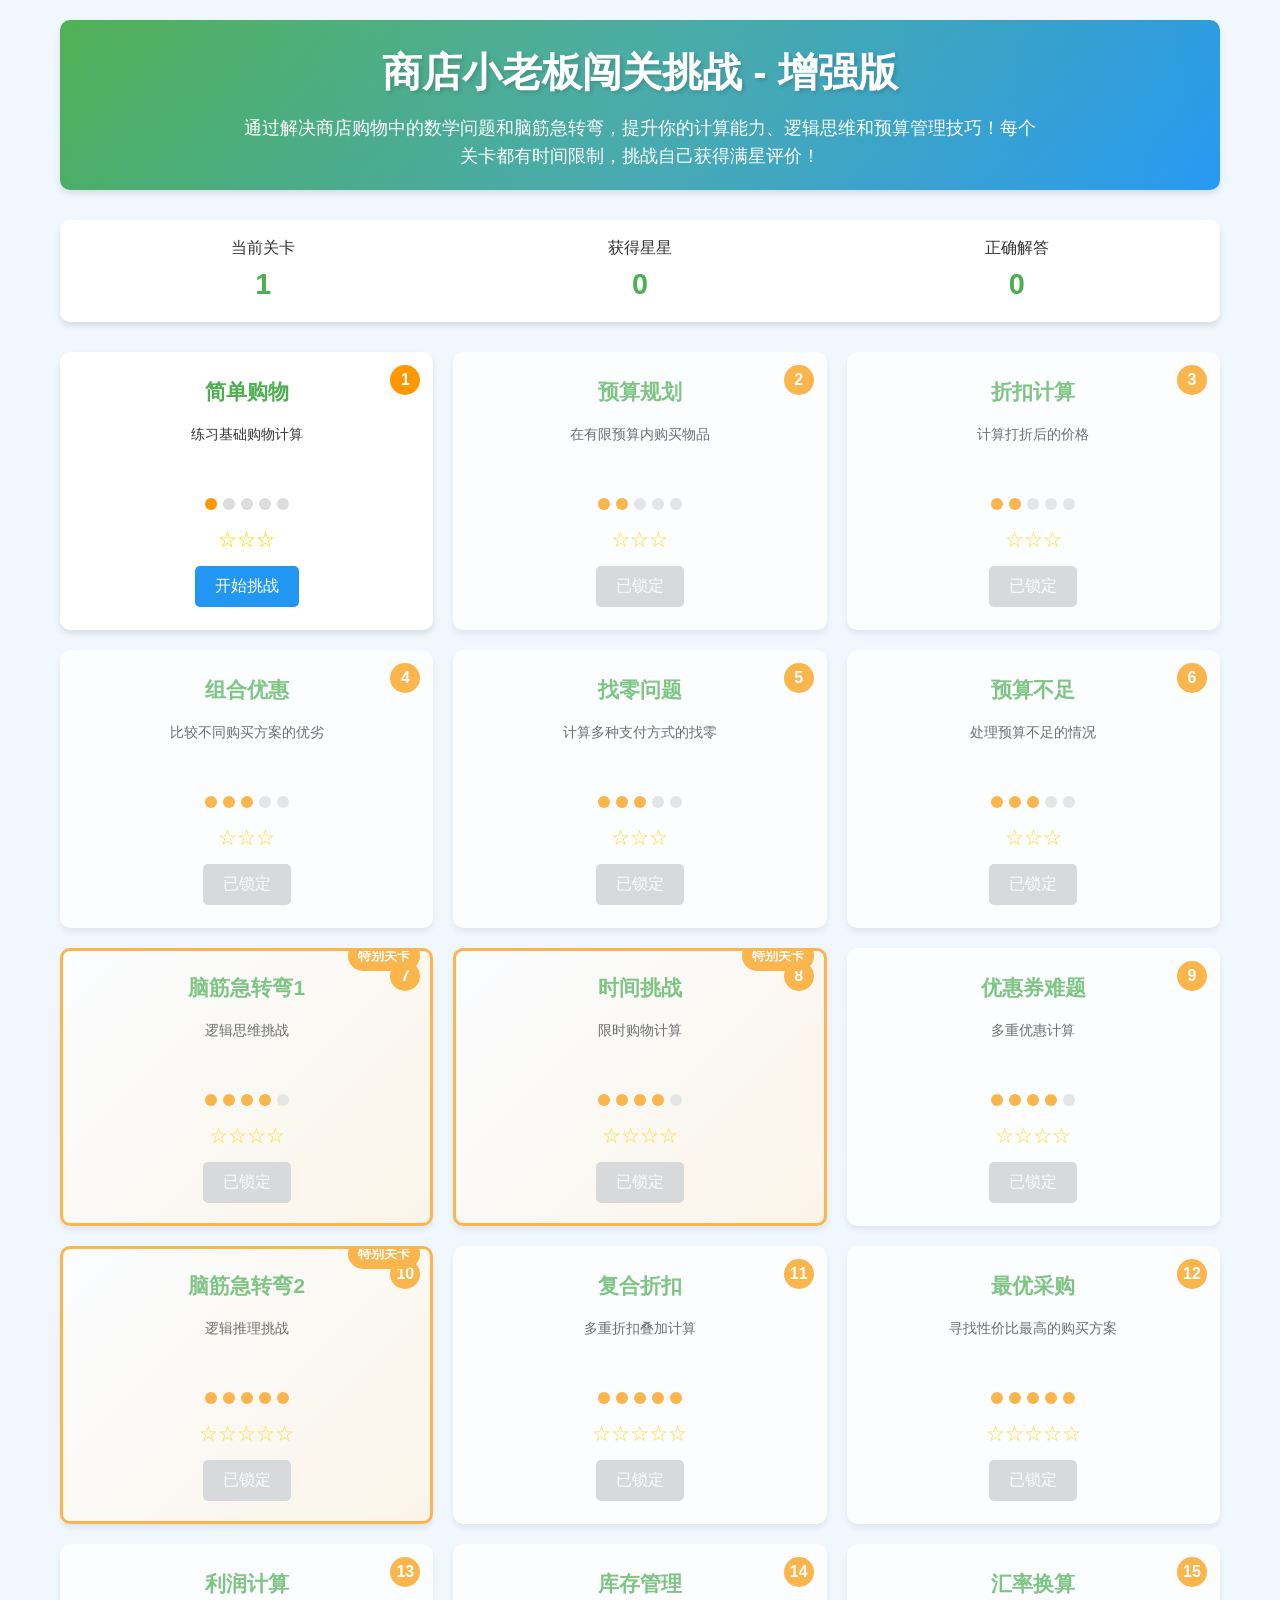
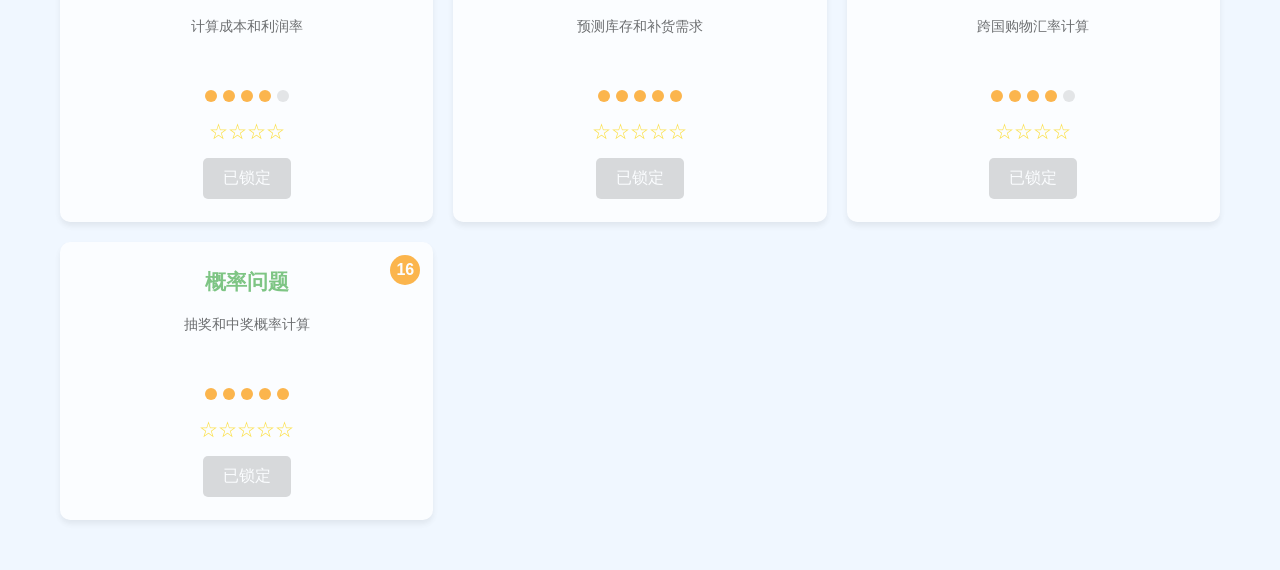
<file: game/商店小老板.html>
<!DOCTYPE html>
<html lang="zh-CN">
<head>
    <meta charset="UTF-8">
    <meta name="viewport" content="width=device-width, initial-scale=1.0">
    <title>商店小老板闯关挑战 - 增强版</title>
    <style>
        :root {
            --primary: #4CAF50;
            --secondary: #2196F3;
            --accent: #FF9800;
            --light: #f9f9f9;
            --dark: #333;
            --shadow: 0 4px 6px rgba(0,0,0,0.1);
        }
        
        * {
            box-sizing: border-box;
            margin: 0;
            padding: 0;
            font-family: 'Arial Rounded MT Bold', 'Arial', sans-serif;
        }
        
        body {
            background-color: #f0f7ff;
            color: var(--dark);
            line-height: 1.6;
        }
        
        .container {
            max-width: 1200px;
            margin: 0 auto;
            padding: 20px;
        }
        
        header {
            text-align: center;
            margin-bottom: 30px;
            background: linear-gradient(135deg, var(--primary), var(--secondary));
            color: white;
            padding: 20px;
            border-radius: 10px;
            box-shadow: var(--shadow);
            position: relative;
            overflow: hidden;
        }
        
        header::before {
            content: "";
            position: absolute;
            top: -50%;
            left: -50%;
            width: 200%;
            height: 200%;
            background: radial-gradient(circle, rgba(255,255,255,0.1) 0%, rgba(255,255,255,0) 70%);
            animation: sparkle 6s linear infinite;
        }
        
        @keyframes sparkle {
            0% { transform: rotate(0deg); }
            100% { transform: rotate(360deg); }
        }
        
        h1 {
            font-size: 2.5rem;
            margin-bottom: 10px;
            text-shadow: 2px 2px 4px rgba(0,0,0,0.2);
        }
        
        .game-description {
            font-size: 1.1rem;
            max-width: 800px;
            margin: 0 auto;
        }
        
        .game-stats {
            display: flex;
            justify-content: space-around;
            background-color: white;
            border-radius: 10px;
            padding: 15px;
            margin: 20px 0;
            box-shadow: var(--shadow);
        }
        
        .stat-item {
            text-align: center;
        }
        
        .stat-value {
            font-size: 1.8rem;
            font-weight: bold;
            color: var(--primary);
        }
        
        .game-selection {
            display: grid;
            grid-template-columns: repeat(auto-fill, minmax(280px, 1fr));
            gap: 20px;
            margin: 30px 0;
        }
        
        .level-card {
            background-color: white;
            border-radius: 10px;
            padding: 20px;
            text-align: center;
            box-shadow: var(--shadow);
            transition: transform 0.3s, box-shadow 0.3s;
            cursor: pointer;
            position: relative;
            overflow: hidden;
            border: 3px solid transparent;
        }
        
        .level-card:hover {
            transform: translateY(-5px);
            box-shadow: 0 10px 20px rgba(0,0,0,0.15);
        }
        
        .level-card.locked {
            opacity: 0.7;
            cursor: not-allowed;
        }
        
        .level-card.special {
            border-color: var(--accent);
            background: linear-gradient(135deg, #fff, #fff3e0);
        }
        
        .level-badge {
            position: absolute;
            top: 10px;
            right: 10px;
            background-color: var(--accent);
            color: white;
            width: 30px;
            height: 30px;
            border-radius: 50%;
            display: flex;
            align-items: center;
            justify-content: center;
            font-weight: bold;
        }
        
        .level-title {
            color: var(--primary);
            margin-bottom: 15px;
            font-size: 1.3rem;
        }
        
        .level-description {
            margin-bottom: 15px;
            font-size: 0.9rem;
            min-height: 60px;
        }
        
        .level-difficulty {
            display: flex;
            justify-content: center;
            margin-bottom: 15px;
        }
        
        .difficulty-dot {
            width: 12px;
            height: 12px;
            border-radius: 50%;
            margin: 0 3px;
            background-color: #ddd;
        }
        
        .difficulty-dot.active {
            background-color: var(--accent);
        }
        
        .level-stars {
            margin: 10px 0;
            color: #FFD700;
            font-size: 1.2rem;
        }
        
        .best-time {
            font-size: 0.8rem;
            color: #666;
            margin-top: 5px;
        }
        
        .btn {
            background-color: var(--secondary);
            color: white;
            border: none;
            padding: 10px 20px;
            border-radius: 5px;
            cursor: pointer;
            font-size: 1rem;
            transition: background-color 0.3s, transform 0.2s;
        }
        
        .btn:hover {
            background-color: #0b7dda;
            transform: scale(1.05);
        }
        
        .btn:disabled {
            background-color: #cccccc;
            cursor: not-allowed;
            transform: none;
        }
        
        .game-area {
            display: none;
            background-color: white;
            border-radius: 10px;
            padding: 20px;
            box-shadow: var(--shadow);
            margin-top: 20px;
            animation: fadeIn 0.5s ease-in;
        }
        
        @keyframes fadeIn {
            from { opacity: 0; transform: translateY(10px); }
            to { opacity: 1; transform: translateY(0); }
        }
        
        .game-header {
            display: flex;
            justify-content: space-between;
            align-items: center;
            margin-bottom: 20px;
            padding-bottom: 10px;
            border-bottom: 2px solid #eee;
        }
        
        .back-btn {
            background-color: #f44336;
        }
        
        .back-btn:hover {
            background-color: #d32f2f;
        }
        
        .problem-area {
            margin-bottom: 20px;
            padding: 20px;
            background-color: #e8f5e9;
            border-radius: 8px;
            position: relative;
        }
        
        .problem-text {
            font-size: 1.1rem;
            margin-bottom: 15px;
        }
        
        .hint-area {
            background-color: #fff3e0;
            padding: 10px;
            border-radius: 5px;
            margin-top: 10px;
            font-size: 0.9rem;
        }
        
        .special-tag {
            position: absolute;
            top: -10px;
            right: 10px;
            background-color: var(--accent);
            color: white;
            padding: 5px 10px;
            border-radius: 15px;
            font-size: 0.8rem;
            font-weight: bold;
        }
        
        .shop-area {
            display: flex;
            gap: 20px;
        }
        
        .products {
            flex: 2;
            display: grid;
            grid-template-columns: repeat(auto-fill, minmax(200px, 1fr));
            gap: 15px;
        }
        
        .product {
            background-color: var(--light);
            border-radius: 8px;
            padding: 15px;
            text-align: center;
            box-shadow: 0 2px 4px rgba(0,0,0,0.05);
            transition: transform 0.2s, box-shadow 0.2s;
        }
        
        .product:hover {
            transform: scale(1.03);
            box-shadow: 0 4px 8px rgba(0,0,0,0.1);
        }
        
        .product-image {
            font-size: 40px;
            margin-bottom: 10px;
        }
        
        .product-name {
            font-weight: bold;
            margin-bottom: 5px;
        }
        
        .product-price {
            color: var(--primary);
            font-weight: bold;
            margin-bottom: 10px;
        }
        
        .quantity-selector {
            display: flex;
            align-items: center;
            justify-content: center;
            margin-bottom: 10px;
        }
        
        .quantity-btn {
            background-color: #e0e0e0;
            border: none;
            width: 30px;
            height: 30px;
            border-radius: 50%;
            display: flex;
            align-items: center;
            justify-content: center;
            cursor: pointer;
            font-weight: bold;
        }
        
        .quantity-btn:hover {
            background-color: #d0d0d0;
        }
        
        .quantity-input {
            width: 40px;
            text-align: center;
            margin: 0 5px;
            padding: 5px;
            border: 1px solid #ddd;
            border-radius: 4px;
        }
        
        .cart-area {
            flex: 1;
            background-color: var(--light);
            border-radius: 8px;
            padding: 15px;
        }
        
        .cart-title {
            text-align: center;
            margin-bottom: 15px;
            color: var(--secondary);
        }
        
        .cart-items {
            min-height: 200px;
            margin-bottom: 15px;
            border-bottom: 1px solid #ddd;
            padding-bottom: 15px;
        }
        
        .cart-item {
            display: flex;
            justify-content: space-between;
            margin-bottom: 10px;
            padding: 5px;
            background-color: white;
            border-radius: 5px;
        }
        
        .cart-total {
            font-weight: bold;
            font-size: 1.2rem;
            text-align: right;
            margin-bottom: 15px;
        }
        
        .solution-area {
            margin-top: 20px;
            padding: 15px;
            background-color: #e3f2fd;
            border-radius: 8px;
        }
        
        .solution-input {
            display: flex;
            flex-direction: column;
            gap: 10px;
            margin-bottom: 15px;
        }
        
        .solution-input label {
            font-weight: bold;
        }
        
        .solution-input input, .solution-input select, .solution-input textarea {
            padding: 8px;
            border: 1px solid #ddd;
            border-radius: 4px;
        }
        
        .dynamic-input {
            display: none;
        }
        
        .result {
            margin-top: 15px;
            padding: 10px;
            border-radius: 5px;
            text-align: center;
            font-weight: bold;
        }
        
        .success {
            background-color: #c8e6c9;
            color: #2e7d32;
        }
        
        .error {
            background-color: #ffcdd2;
            color: #c62828;
        }
        
        .reward-area {
            text-align: center;
            margin-top: 20px;
            padding: 15px;
            background: linear-gradient(135deg, #ffd700, #ffa000);
            border-radius: 8px;
            display: none;
            animation: popIn 0.5s ease-out;
        }
        
        @keyframes popIn {
            0% { transform: scale(0.8); opacity: 0; }
            100% { transform: scale(1); opacity: 1; }
        }
        
        .stars {
            font-size: 2rem;
            margin: 10px 0;
            color: #ffa000;
        }
        
        .next-level-btn {
            background-color: var(--primary);
            margin-top: 15px;
        }
        
        .timer {
            font-size: 1.2rem;
            font-weight: bold;
            color: var(--accent);
            text-align: center;
            margin-bottom: 10px;
        }
        
        .timer.warning {
            color: #f44336;
            animation: pulse 1s infinite;
        }
        
        @keyframes pulse {
            0% { opacity: 1; }
            50% { opacity: 0.5; }
            100% { opacity: 1; }
        }
        
        .retry-btn {
            background-color: var(--accent);
            margin-top: 10px;
        }
        
        .remove-item {
            background: none;
            border: none;
            color: #f44336;
            cursor: pointer;
            font-size: 1rem;
            margin-left: 10px;
        }
        
        @media (max-width: 768px) {
            .shop-area {
                flex-direction: column;
            }
            
            .products {
                grid-template-columns: repeat(auto-fill, minmax(140px, 1fr));
            }
        }
    </style>
</head>
<body>
    <div class="container">
        <header>
            <h1>商店小老板闯关挑战 - 增强版</h1>
            <p class="game-description">通过解决商店购物中的数学问题和脑筋急转弯，提升你的计算能力、逻辑思维和预算管理技巧！每个关卡都有时间限制，挑战自己获得满星评价！</p>
        </header>
        
        <div class="game-stats">
            <div class="stat-item">
                <div class="stat-label">当前关卡</div>
                <div class="stat-value" id="current-level">1</div>
            </div>
            <div class="stat-item">
                <div class="stat-label">获得星星</div>
                <div class="stat-value" id="total-stars">0</div>
            </div>
            <div class="stat-item">
                <div class="stat-label">正确解答</div>
                <div class="stat-value" id="correct-answers">0</div>
            </div>
        </div>
        
        <div class="game-selection" id="level-selection">
            <!-- 关卡将通过JavaScript动态添加 -->
        </div>
        
        <div class="game-area" id="game-area">
            <div class="game-header">
                <h2 id="level-title">第一关：简单购物</h2>
                <button class="btn back-btn" id="back-btn">返回关卡选择</button>
            </div>
            
            <div class="timer" id="timer">剩余时间: <span id="time-left">60</span>秒</div>
            
            <div class="problem-area">
                <div class="problem-text" id="problem-text">
                    <!-- 问题描述将通过JavaScript动态添加 -->
                </div>
                <div class="hint-area" id="hint-area">
                    <!-- 提示信息将通过JavaScript动态添加 -->
                </div>
            </div>
            
            <div class="shop-area">
                <div class="products" id="products">
                    <!-- 商品将通过JavaScript动态添加 -->
                </div>
                
                <div class="cart-area">
                    <h3 class="cart-title">购物车</h3>
                    <div class="cart-items" id="cart-items">
                        <!-- 购物车内容将通过JavaScript动态添加 -->
                    </div>
                    <div class="cart-total">总计: <span id="total-price">0</span> 元</div>
                    
                    <div class="solution-area">
                        <div class="solution-input" id="solution-input">
                            <!-- 解答输入区域将通过JavaScript动态添加 -->
                        </div>
                        <button class="btn" id="submit-btn">提交答案</button>
                        <div class="result" id="result"></div>
                    </div>
                </div>
            </div>
            
            <div class="reward-area" id="reward-area">
                <h3>恭喜！关卡完成！</h3>
                <div class="stars" id="reward-stars">★★★</div>
                <p>你获得了 <span id="reward-points">3</span> 颗星星！</p>
                <p>用时: <span id="completion-time">0</span> 秒</p>
                <p id="new-record" style="display:none; color: #f44336; font-weight: bold;">新纪录！</p>
                <button class="btn next-level-btn" id="next-level-btn">下一关</button>
                <button class="btn retry-btn" id="retry-btn">再次挑战</button>
            </div>
        </div>
    </div>

    <script>
        // 游戏数据
        const gameData = {
            currentLevel: 1,
            totalStars: 0,
            correctAnswers: 0,
            unlockedLevels: 1,
            levelStars: {}, // 存储每个关卡的星星数
            levelTimes: {}  // 存储每个关卡的最佳时间
        };

        // 商品数据
        const products = [
            { id: 1, name: "铅笔", price: 3, category: "文具", image: "✏️" },
            { id: 2, name: "橡皮", price: 2, category: "文具", image: "🧼" },
            { id: 3, name: "尺子", price: 5, category: "文具", image: "📏" },
            { id: 4, name: "笔记本", price: 8, category: "文具", image: "📓" },
            { id: 5, name: "文具盒", price: 12, category: "文具", image: "📦" },
            { id: 6, name: "水彩笔", price: 15, category: "文具", image: "🖍️" },
            { id: 7, name: "书包", price: 35, category: "文具", image: "🎒" },
            { id: 8, name: "苹果", price: 4, category: "食品", image: "🍎" },
            { id: 9, name: "面包", price: 6, category: "食品", image: "🍞" },
            { id: 10, name: "牛奶", price: 5, category: "食品", image: "🥛" },
            { id: 11, name: "巧克力", price: 10, category: "食品", image: "🍫" },
            { id: 12, name: "果汁", price: 7, category: "食品", image: "🧃" },
            { id: 13, name: "计算器", price: 25, category: "电子", image: "🧮" },
            { id: 14, name: "手表", price: 50, category: "电子", image: "⌚" },
            { id: 15, name: "耳机", price: 45, category: "电子", image: "🎧" }
        ];
        
        // 关卡数据
        const levels = [
            {
                id: 1,
                title: "简单购物",
                description: "练习基础购物计算",
                difficulty: 1,
                problem: "小明想买一支铅笔和一块橡皮，他给了店员10元钱，店员应该找回多少钱？",
                hint: "先计算商品总价，然后用支付金额减去总价",
                products: [1, 2], // 铅笔和橡皮
                solutionType: "calculation",
                correctAnswer: 5, // 10 - (3+2) = 5
                stars: 3,
                timeLimit: 60 // 1分钟
            },
            {
                id: 2,
                title: "预算规划",
                description: "在有限预算内购买物品",
                difficulty: 2,
                problem: "小红有20元预算，她想买一个笔记本和一把尺子，还需要买一块橡皮。她的钱够吗？如果不够，还差多少钱？",
                hint: "计算所有商品的总价，然后与预算比较",
                products: [2, 3, 4], // 橡皮、尺子、笔记本
                solutionType: "budget",
                correctAnswer: { enough: true }, // 2+5+8=15, 20-15=5 够
                stars: 3,
                timeLimit: 60
            },
            {
                id: 3,
                title: "折扣计算",
                description: "计算打折后的价格",
                difficulty: 2,
                problem: "商店正在进行文具8折优惠。小明想买一个文具盒，原价12元，打折后需要支付多少钱？",
                hint: "打8折意味着支付原价的80%",
                products: [5], // 文具盒
                solutionType: "discount",
                correctAnswer: 9.6, // 12 * 0.8 = 9.6
                stars: 3,
                timeLimit: 60
            },
            {
                id: 4,
                title: "组合优惠",
                description: "比较不同购买方案的优劣",
                difficulty: 3,
                problem: "商店推出两种优惠：A) 买二送一（买两支铅笔送一块橡皮） B) 所有文具9折。小明需要买2支铅笔和1块橡皮，哪种方案更划算？",
                hint: "分别计算两种方案的总价并比较",
                products: [1, 2], // 铅笔和橡皮
                solutionType: "comparison",
                correctAnswer: "A", // A: 3+3=6元 B: (3+3+2)*0.9=7.2元
                stars: 3,
                timeLimit: 60
            },
            {
                id: 5,
                title: "找零问题",
                description: "计算多种支付方式的找零",
                difficulty: 3,
                problem: "小华买了一个价值8元的笔记本和一支3元的铅笔。他付了20元，店员应该找回多少钱？如果他用两张10元支付，应该找回多少钱？",
                hint: "先计算总价，然后分别计算两种支付方式的找零",
                products: [1, 4], // 铅笔和笔记本
                solutionType: "change",
                correctAnswer: { single: 9, double: 9 }, // 总价11元，20-11=9, 20-11=9(但付了两张10元，找回9元)
                stars: 3,
                timeLimit: 60
            },
            {
                id: 6,
                title: "预算不足",
                description: "处理预算不足的情况",
                difficulty: 3,
                problem: "小刚有15元预算，他想买一个文具盒和一把尺子。他的钱够吗？如果不够，还差多少钱？",
                hint: "计算商品总价，然后与预算比较",
                products: [3, 5], // 尺子和文具盒
                solutionType: "budget",
                correctAnswer: { enough: false, difference: 2 }, // 5+12=17, 17-15=2
                stars: 3,
                timeLimit: 60
            },
            {
                id: 7,
                title: "脑筋急转弯1",
                description: "逻辑思维挑战",
                difficulty: 4,
                problem: "商店里一个苹果卖4元，一个橘子卖3元。小明买了5个水果，花了17元。他买了几个苹果，几个橘子？",
                hint: "可以尝试用方程解决：设苹果x个，橘子y个，x+y=5, 4x+3y=17",
                products: [8], // 只有苹果
                solutionType: "brainTeaser1",
                correctAnswer: { apples: 2, oranges: 3 }, // 2*4 + 3*3 = 8+9=17
                stars: 4,
                special: true,
                timeLimit: 90 // 1.5分钟
            },
            {
                id: 8,
                title: "时间挑战",
                description: "限时购物计算",
                difficulty: 4,
                problem: "小美有30秒时间购物，她必须用25元买尽可能多的不同商品，但不能超过预算。她应该买哪些商品？(提示：买价格最低的不同商品)",
                hint: "从最便宜的商品开始买，确保总价不超过25元",
                products: [1, 2, 3, 4, 5, 8, 9, 10], // 多种商品
                solutionType: "timedChallenge",
                correctAnswer: [1, 2, 3, 8, 9, 10], // 铅笔3+橡皮2+尺子5+苹果4+面包6+牛奶5=25元
                stars: 4,
                timeLimit: 90,
                special: true
            },
            {
                id: 9,
                title: "优惠券难题",
                description: "多重优惠计算",
                difficulty: 4,
                problem: "商店有满30元减5元的优惠券，同时文具类商品打9折。小华想买一个书包(35元)和一个笔记本(8元)，他应该先打折再使用优惠券，还是先使用优惠券再打折？哪种方式更划算？",
                hint: "分别计算两种方式的最终价格",
                products: [4, 7], // 笔记本和书包
                solutionType: "coupon",
                correctAnswer: "先打折", // 先打折: (35+8)*0.9=38.7, 38.7-5=33.7; 先优惠券: 35+8=43, 43-5=38, 38*0.9=34.2
                stars: 4,
                timeLimit: 90
            },
            {
                id: 10,
                title: "脑筋急转弯2",
                description: "逻辑推理挑战",
                difficulty: 5,
                problem: "三个人去商店买东西，甲买了3支铅笔和2块橡皮，花了13元；乙买了2支铅笔和3块橡皮，花了12元；丙买了1支铅笔和1块橡皮，应该花多少钱？",
                hint: "先算出铅笔和橡皮的单价",
                products: [1, 2], // 铅笔和橡皮
                solutionType: "brainTeaser2",
                correctAnswer: 5, // 铅笔3元，橡皮2元，1支铅笔+1块橡皮=5元
                stars: 5,
                special: true,
                timeLimit: 120 // 2分钟
            },
            // 新增关卡
            {
                id: 11,
                title: "复合折扣",
                description: "多重折扣叠加计算",
                difficulty: 5,
                problem: "商店推出三重优惠：1) 所有文具类商品85折；2) 满50元减8元；3) 会员再享95折。小华是会员，他买了一个书包(35元)、一盒水彩笔(15元)和一个文具盒(12元)。他最终需要支付多少钱？",
                hint: "先计算文具类商品总价并打折，再判断是否满足满减条件，最后计算会员折扣",
                products: [5, 6, 7], // 文具盒、水彩笔、书包
                solutionType: "compoundDiscount",
                correctAnswer: 42.47, // (35+15+12)=62, 文具85折:62*0.85=52.7, 满50减8:52.7-8=44.7, 会员95折:44.7*0.95=42.465
                stars: 5,
                timeLimit: 120
            },
            {
                id: 12,
                title: "最优采购",
                description: "寻找性价比最高的购买方案",
                difficulty: 5,
                problem: "学校需要采购100支铅笔，商店提供三种包装：A) 单支3元；B) 5支装14元；C) 10支装25元。如何组合购买最省钱？最少需要花多少钱？",
                hint: "计算每种包装的单支价格，优先购买单价最低的包装，但注意总数量要正好100支",
                products: [1], // 铅笔
                solutionType: "optimalPurchase",
                correctAnswer: { single: 0, five: 0, ten: 10, total: 250 }, // 10个10支装:10*25=250元
                stars: 5,
                timeLimit: 120
            },
            {
                id: 13,
                title: "利润计算",
                description: "计算成本和利润率",
                difficulty: 4,
                problem: "商店以18元的成本价购入笔记本，以25元售出；以10元成本价购入铅笔，以15元售出。如果一天卖出30本笔记本和50支铅笔，当天的总利润是多少？利润率是多少？（利润率=利润/成本×100%）",
                hint: "先计算每种商品的利润，再计算总利润和总成本",
                products: [1, 4], // 铅笔、笔记本
                solutionType: "profit",
                correctAnswer: { totalProfit: 460, profitRate: 44.23 }, // 笔记本利润:(25-18)*30=210, 铅笔利润:(15-10)*50=250, 总利润:460, 总成本:18*30+10*50=540+500=1040, 利润率:460/1040≈44.23%
                stars: 4,
                timeLimit: 90
            },
            {
                id: 14,
                title: "库存管理",
                description: "预测库存和补货需求",
                difficulty: 5,
                problem: "商店每天平均卖出铅笔20支、橡皮15块、笔记本10本。当前库存：铅笔150支、橡皮120块、笔记本80本。如果每周进货一次，为了保持2周的安全库存，这次应该各进货多少？",
                hint: "计算一周销量，加上2周安全库存，减去当前库存",
                products: [1, 2, 4], // 铅笔、橡皮、笔记本
                solutionType: "inventory",
                correctAnswer: { pencils: 270, erasers: 225, notebooks: 130 }, // 铅笔:20*7+20*14-150=140+280-150=270, 橡皮:15*7+15*14-120=105+210-120=195, 笔记本:10*7+10*14-80=70+140-80=130
                stars: 5,
                timeLimit: 120
            },
            {
                id: 15,
                title: "汇率换算",
                description: "跨国购物汇率计算",
                difficulty: 4,
                problem: "小明在国外商店看到一款玩具标价25美元，另一款玩具标价18欧元。已知1美元=7.2人民币，1欧元=7.8人民币。他只有200元人民币，能买哪个玩具？如果能买，还剩多少钱？",
                hint: "将外币价格换算成人民币，再与预算比较",
                products: [], // 不需要具体商品
                solutionType: "currency",
                correctAnswer: { toy: "euro", remaining: 59.6 }, // 美元玩具:25*7.2=180元, 欧元玩具:18*7.8=140.4元, 两个都能单独买，但题目问"能买哪个"，我们假设只能买一个，那么欧元玩具更便宜，剩59.6元
                stars: 4,
                timeLimit: 90
            },
            {
                id: 16,
                title: "概率问题",
                description: "抽奖和中奖概率计算",
                difficulty: 5,
                problem: "商店举行抽奖活动：一等奖1名(价值100元)，二等奖3名(价值50元)，三等奖10名(价值10元)。总共100张奖券。如果买一张奖券需要5元，期望收益是多少？",
                hint: "期望值=各奖项价值×中奖概率之和-成本",
                products: [], // 不需要具体商品
                solutionType: "probability",
                correctAnswer: -1.5, // 期望收益=(100*1/100 + 50*3/100 + 10*10/100) - 5 = (1+1.5+1)-5 = 3.5-5 = -1.5
                stars: 5,
                timeLimit: 120
            }
        ];

        // DOM元素
        const levelSelection = document.getElementById('level-selection');
        const gameArea = document.getElementById('game-area');
        const currentLevelEl = document.getElementById('current-level');
        const totalStarsEl = document.getElementById('total-stars');
        const correctAnswersEl = document.getElementById('correct-answers');
        const levelTitleEl = document.getElementById('level-title');
        const problemTextEl = document.getElementById('problem-text');
        const hintAreaEl = document.getElementById('hint-area');
        const productsEl = document.getElementById('products');
        const cartItemsEl = document.getElementById('cart-items');
        const totalPriceEl = document.getElementById('total-price');
        const solutionInputEl = document.getElementById('solution-input');
        const submitBtn = document.getElementById('submit-btn');
        const resultEl = document.getElementById('result');
        const rewardArea = document.getElementById('reward-area');
        const rewardStars = document.getElementById('reward-stars');
        const rewardPoints = document.getElementById('reward-points');
        const nextLevelBtn = document.getElementById('next-level-btn');
        const backBtn = document.getElementById('back-btn');
        const timerEl = document.getElementById('timer');
        const timeLeftEl = document.getElementById('time-left');
        const retryBtn = document.getElementById('retry-btn');
        const completionTimeEl = document.getElementById('completion-time');
        const newRecordEl = document.getElementById('new-record');

        // 游戏状态
        let currentLevelData = null;
        let cart = [];
        let userSolution = {};
        let timerInterval = null;
        let timeLeft = 0;
        let startTime = 0;
        let elapsedTime = 0;

        // 初始化游戏
        function initGame() {
            // 从本地存储加载游戏进度
            loadGameProgress();
            
            // 渲染关卡选择
            renderLevelSelection();
            
            // 事件监听
            backBtn.addEventListener('click', showLevelSelection);
            submitBtn.addEventListener('click', checkSolution);
            nextLevelBtn.addEventListener('click', goToNextLevel);
            retryBtn.addEventListener('click', retryLevel);
            
            // 更新统计信息
            updateStats();
        }

        // 从本地存储加载游戏进度
        function loadGameProgress() {
            const savedProgress = localStorage.getItem('shopkeeperGameProgress');
            if (savedProgress) {
                const progress = JSON.parse(savedProgress);
                gameData.currentLevel = progress.currentLevel || 1;
                gameData.totalStars = progress.totalStars || 0;
                gameData.correctAnswers = progress.correctAnswers || 0;
                gameData.unlockedLevels = progress.unlockedLevels || 1;
                gameData.levelStars = progress.levelStars || {};
                gameData.levelTimes = progress.levelTimes || {};
            }
        }

        // 保存游戏进度到本地存储
        function saveGameProgress() {
            localStorage.setItem('shopkeeperGameProgress', JSON.stringify(gameData));
        }

        // 更新统计信息显示
        function updateStats() {
            currentLevelEl.textContent = gameData.currentLevel;
            totalStarsEl.textContent = gameData.totalStars;
            correctAnswersEl.textContent = gameData.correctAnswers;
        }

        // 渲染关卡选择界面
        function renderLevelSelection() {
            levelSelection.innerHTML = '';
            
            levels.forEach(level => {
                const levelStars = gameData.levelStars[level.id] || 0;
                const bestTime = gameData.levelTimes[level.id] || null;
                
                const levelCard = document.createElement('div');
                levelCard.className = `level-card ${level.id > gameData.unlockedLevels ? 'locked' : ''} ${level.special ? 'special' : ''}`;
                levelCard.innerHTML = `
                    <div class="level-badge">${level.id}</div>
                    ${level.special ? '<div class="special-tag">特别关卡</div>' : ''}
                    <h3 class="level-title">${level.title}</h3>
                    <p class="level-description">${level.description}</p>
                    <div class="level-difficulty">
                        ${Array(5).fill(0).map((_, i) => 
                            `<div class="difficulty-dot ${i < level.difficulty ? 'active' : ''}"></div>`
                        ).join('')}
                    </div>
                    <div class="level-stars">${'★'.repeat(levelStars)}${'☆'.repeat(level.stars - levelStars)}</div>
                    ${bestTime ? `<div class="best-time">最佳时间: ${bestTime}秒</div>` : ''}
                    <button class="btn" ${level.id > gameData.unlockedLevels ? 'disabled' : ''}>
                        ${level.id > gameData.unlockedLevels ? '已锁定' : '开始挑战'}
                    </button>
                `;
                
                if (level.id <= gameData.unlockedLevels) {
                    levelCard.addEventListener('click', () => startLevel(level.id));
                }
                
                levelSelection.appendChild(levelCard);
            });
        }

        // 开始关卡
        function startLevel(levelId) {
            currentLevelData = levels.find(level => level.id === levelId);
            if (!currentLevelData) return;
            
            // 更新界面
            levelTitleEl.textContent = `第${levelId}关：${currentLevelData.title}`;
            problemTextEl.textContent = currentLevelData.problem;
            hintAreaEl.textContent = currentLevelData.hint;
            
            // 清空购物车和结果
            cart = [];
            userSolution = {};
            resultEl.textContent = '';
            resultEl.className = 'result';
            rewardArea.style.display = 'none';
            newRecordEl.style.display = 'none';
            
            // 重置计时器
            if (timerInterval) {
                clearInterval(timerInterval);
                timerInterval = null;
            }
            
            // 设置计时器
            timeLeft = currentLevelData.timeLimit;
            timeLeftEl.textContent = timeLeft;
            timerEl.style.display = 'block';
            timerEl.classList.remove('warning');
            
            // 记录开始时间
            startTime = Date.now();
            
            // 开始计时
            timerInterval = setInterval(() => {
                timeLeft--;
                timeLeftEl.textContent = timeLeft;
                
                // 时间警告
                if (timeLeft <= 10) {
                    timerEl.classList.add('warning');
                }
                
                if (timeLeft <= 0) {
                    clearInterval(timerInterval);
                    resultEl.textContent = '时间到！挑战失败！';
                    resultEl.className = 'result error';
                    submitBtn.disabled = true;
                }
            }, 1000);
            
            // 渲染商品
            renderProducts();
            
            // 渲染解答输入区域
            renderSolutionInput();
            
            // 更新购物车
            updateCart();
            
            // 显示游戏区域
            levelSelection.style.display = 'none';
            gameArea.style.display = 'block';
        }

        // 渲染商品
        function renderProducts() {
            productsEl.innerHTML = '';
            
            currentLevelData.products.forEach(productId => {
                const product = products.find(p => p.id === productId);
                if (!product) return;
                
                const productCard = document.createElement('div');
                productCard.className = 'product';
                productCard.innerHTML = `
                    <div class="product-image">${product.image}</div>
                    <div class="product-name">${product.name}</div>
                    <div class="product-price">${product.price} 元</div>
                    <div class="quantity-selector">
                        <button class="quantity-btn decrease" data-id="${product.id}">-</button>
                        <input type="number" class="quantity-input" data-id="${product.id}" value="1" min="1" max="99">
                        <button class="quantity-btn increase" data-id="${product.id}">+</button>
                    </div>
                    <button class="btn add-to-cart" data-id="${product.id}">加入购物车</button>
                `;
                productsEl.appendChild(productCard);
            });
            
            // 添加购物车事件监听
            document.querySelectorAll('.add-to-cart').forEach(button => {
                button.addEventListener('click', (e) => {
                    const productId = parseInt(e.target.getAttribute('data-id'));
                    const quantityInput = document.querySelector(`.quantity-input[data-id="${productId}"]`);
                    const quantity = parseInt(quantityInput.value) || 1;
                    addToCart(productId, quantity);
                    
                    // 重置数量为1
                    quantityInput.value = 1;
                });
            });
            
            // 添加数量增减按钮事件监听
            document.querySelectorAll('.quantity-btn').forEach(button => {
                button.addEventListener('click', (e) => {
                    const productId = parseInt(e.target.getAttribute('data-id'));
                    const quantityInput = document.querySelector(`.quantity-input[data-id="${productId}"]`);
                    let quantity = parseInt(quantityInput.value) || 1;
                    
                    if (e.target.classList.contains('increase')) {
                        quantity++;
                    } else if (e.target.classList.contains('decrease') && quantity > 1) {
                        quantity--;
                    }
                    
                    quantityInput.value = quantity;
                });
            });
        }

        // 添加到购物车
        function addToCart(productId, quantity) {
            const product = products.find(p => p.id === productId);
            if (!product) return;
            
            // 检查是否已存在
            const existingItem = cart.find(item => item.id === productId);
            if (existingItem) {
                existingItem.quantity += quantity;
            } else {
                cart.push({
                    id: product.id,
                    name: product.name,
                    price: product.price,
                    quantity: quantity
                });
            }
            
            updateCart();
        }

        // 从购物车移除商品
        function removeFromCart(productId) {
            cart = cart.filter(item => item.id !== productId);
            updateCart();
        }

        // 更新购物车显示
        function updateCart() {
            cartItemsEl.innerHTML = '';
            let total = 0;
            
            if (cart.length === 0) {
                cartItemsEl.innerHTML = '<p>购物车为空</p>';
            } else {
                cart.forEach(item => {
                    const itemTotal = item.price * item.quantity;
                    total += itemTotal;
                    
                    const cartItem = document.createElement('div');
                    cartItem.className = 'cart-item';
                    cartItem.innerHTML = `
                        <span>${item.name} x${item.quantity}</span>
                        <span>${itemTotal} 元</span>
                        <button class="remove-item" data-id="${item.id}">×</button>
                    `;
                    cartItemsEl.appendChild(cartItem);
                });
                
                // 添加移除按钮事件监听
                document.querySelectorAll('.remove-item').forEach(button => {
                    button.addEventListener('click', (e) => {
                        const productId = parseInt(e.target.getAttribute('data-id'));
                        removeFromCart(productId);
                    });
                });
            }
            
            totalPriceEl.textContent = total;
        }

        // 渲染解答输入区域
        function renderSolutionInput() {
            solutionInputEl.innerHTML = '';
            
            switch (currentLevelData.solutionType) {
                case 'calculation':
                    solutionInputEl.innerHTML = `
                        <label>请输入找零金额：</label>
                        <input type="number" id="solution-input-field" placeholder="输入金额">
                    `;
                    break;
                case 'budget':
                    solutionInputEl.innerHTML = `
                        <label>钱够吗？</label>
                        <select id="solution-enough">
                            <option value="">请选择</option>
                            <option value="true">够</option>
                            <option value="false">不够</option>
                        </select>
                        <div class="dynamic-input" id="difference-container">
                            <label>还差多少钱？</label>
                            <input type="number" id="solution-difference" placeholder="输入金额">
                        </div>
                    `;
                    
                    // 添加事件监听，动态显示/隐藏差额输入框
                    const enoughSelect = document.getElementById('solution-enough');
                    const diffContainer = document.getElementById('difference-container');
                    
                    enoughSelect.addEventListener('change', function() {
                        if (this.value === 'false') {
                            diffContainer.style.display = 'block';
                        } else {
                            diffContainer.style.display = 'none';
                        }
                    });
                    break;
                case 'discount':
                    solutionInputEl.innerHTML = `
                        <label>打折后价格：</label>
                        <input type="number" step="0.1" id="solution-input-field" placeholder="输入金额">
                    `;
                    break;
                case 'comparison':
                    solutionInputEl.innerHTML = `
                        <label>哪种方案更划算？</label>
                        <select id="solution-input-field">
                            <option value="">请选择</option>
                            <option value="A">方案A</option>
                            <option value="B">方案B</option>
                        </select>
                    `;
                    break;
                case 'change':
                    solutionInputEl.innerHTML = `
                        <label>付20元应找回：</label>
                        <input type="number" id="solution-single" placeholder="输入金额">
                        <label>付两张10元应找回：</label>
                        <input type="number" id="solution-double" placeholder="输入金额">
                    `;
                    break;
                case 'brainTeaser1':
                    solutionInputEl.innerHTML = `
                        <label>苹果数量：</label>
                        <input type="number" id="solution-apples" placeholder="输入数量">
                        <label>橘子数量：</label>
                        <input type="number" id="solution-oranges" placeholder="输入数量">
                    `;
                    break;
                case 'timedChallenge':
                    // 这个关卡不需要输入，直接通过购物车判断
                    solutionInputEl.innerHTML = `
                        <p>请将商品加入购物车，确保总价不超过25元，并且商品种类尽可能多。</p>
                        <p>完成后点击"提交答案"按钮。</p>
                    `;
                    break;
                case 'coupon':
                    solutionInputEl.innerHTML = `
                        <label>哪种方式更划算？</label>
                        <select id="solution-input-field">
                            <option value="">请选择</option>
                            <option value="先打折">先打折再使用优惠券</option>
                            <option value="先优惠券">先使用优惠券再打折</option>
                        </select>
                    `;
                    break;
                case 'brainTeaser2':
                    solutionInputEl.innerHTML = `
                        <label>1支铅笔和1块橡皮的总价：</label>
                        <input type="number" id="solution-input-field" placeholder="输入金额">
                    `;
                    break;
                // 新增关卡类型
                case 'compoundDiscount':
                    solutionInputEl.innerHTML = `
                        <label>最终支付金额：</label>
                        <input type="number" step="0.01" id="solution-input-field" placeholder="输入金额">
                    `;
                    break;
                case 'optimalPurchase':
                    solutionInputEl.innerHTML = `
                        <label>单支装数量：</label>
                        <input type="number" id="solution-single" placeholder="输入数量">
                        <label>5支装数量：</label>
                        <input type="number" id="solution-five" placeholder="输入数量">
                        <label>10支装数量：</label>
                        <input type="number" id="solution-ten" placeholder="输入数量">
                        <label>总花费：</label>
                        <input type="number" id="solution-total" placeholder="输入金额">
                    `;
                    break;
                case 'profit':
                    solutionInputEl.innerHTML = `
                        <label>总利润：</label>
                        <input type="number" id="solution-profit" placeholder="输入金额">
                        <label>利润率(%)：</label>
                        <input type="number" step="0.01" id="solution-rate" placeholder="输入百分比">
                    `;
                    break;
                case 'inventory':
                    solutionInputEl.innerHTML = `
                        <label>铅笔补货数量：</label>
                        <input type="number" id="solution-pencils" placeholder="输入数量">
                        <label>橡皮补货数量：</label>
                        <input type="number" id="solution-erasers" placeholder="输入数量">
                        <label>笔记本补货数量：</label>
                        <input type="number" id="solution-notebooks" placeholder="输入数量">
                    `;
                    break;
                case 'currency':
                    solutionInputEl.innerHTML = `
                        <label>能买哪个玩具？</label>
                        <select id="solution-toy">
                            <option value="">请选择</option>
                            <option value="dollar">美元玩具</option>
                            <option value="euro">欧元玩具</option>
                        </select>
                        <div class="dynamic-input" id="remaining-container">
                            <label>剩余金额：</label>
                            <input type="number" step="0.01" id="solution-remaining" placeholder="输入金额">
                        </div>
                    `;
                    
                    // 添加事件监听
                    const toySelect = document.getElementById('solution-toy');
                    const remainingContainer = document.getElementById('remaining-container');
                    
                    toySelect.addEventListener('change', function() {
                        if (this.value === 'dollar' || this.value === 'euro') {
                            remainingContainer.style.display = 'block';
                        } else {
                            remainingContainer.style.display = 'none';
                        }
                    });
                    break;
                case 'probability':
                    solutionInputEl.innerHTML = `
                        <label>期望收益：</label>
                        <input type="number" step="0.01" id="solution-input-field" placeholder="输入金额（正数表示盈利，负数表示亏损）">
                    `;
                    break;
            }
        }

        // 检查解答
        function checkSolution() {
            // 如果有计时器且时间到，不允许提交
            if (currentLevelData.timer && timeLeft <= 0) {
                return;
            }
            
            let isCorrect = false;
            
            switch (currentLevelData.solutionType) {
                case 'calculation':
                    const userAnswer = parseFloat(document.getElementById('solution-input-field').value);
                    isCorrect = userAnswer === currentLevelData.correctAnswer;
                    break;
                case 'budget':
                    const userEnough = document.getElementById('solution-enough').value;
                    
                    if (userEnough === '') {
                        resultEl.textContent = '请选择钱是否够用！';
                        resultEl.className = 'result error';
                        return;
                    }
                    
                    const userEnoughBool = userEnough === 'true';
                    
                    // 如果用户选择"不够"，需要检查差额
                    if (userEnoughBool) {
                        // 用户认为钱够，只需要检查正确答案的enough是否为true
                        isCorrect = currentLevelData.correctAnswer.enough === true;
                    } else {
                        // 用户认为钱不够，需要检查正确答案的enough是否为false，并且差额正确
                        const userDifference = parseFloat(document.getElementById('solution-difference').value);
                        isCorrect = currentLevelData.correctAnswer.enough === false && 
                                    userDifference === currentLevelData.correctAnswer.difference;
                    }
                    break;
                case 'discount':
                    const userDiscount = parseFloat(document.getElementById('solution-input-field').value);
                    isCorrect = userDiscount === currentLevelData.correctAnswer;
                    break;
                case 'comparison':
                    const userComparison = document.getElementById('solution-input-field').value;
                    isCorrect = userComparison === currentLevelData.correctAnswer;
                    break;
                case 'change':
                    const userSingle = parseFloat(document.getElementById('solution-single').value);
                    const userDouble = parseFloat(document.getElementById('solution-double').value);
                    isCorrect = userSingle === currentLevelData.correctAnswer.single && 
                                userDouble === currentLevelData.correctAnswer.double;
                    break;
                case 'brainTeaser1':
                    const userApples = parseInt(document.getElementById('solution-apples').value);
                    const userOranges = parseInt(document.getElementById('solution-oranges').value);
                    isCorrect = userApples === currentLevelData.correctAnswer.apples && 
                                userOranges === currentLevelData.correctAnswer.oranges;
                    break;
                case 'timedChallenge':
                    // 检查购物车中的商品是否符合要求
                    const cartTotal = parseFloat(totalPriceEl.textContent);
                    const cartItems = cart.map(item => item.id).sort();
                    const correctItems = [...currentLevelData.correctAnswer].sort();
                    
                    isCorrect = cartTotal <= 25 && 
                               JSON.stringify(cartItems) === JSON.stringify(correctItems);
                    break;
                case 'coupon':
                    const userCoupon = document.getElementById('solution-input-field').value;
                    isCorrect = userCoupon === currentLevelData.correctAnswer;
                    break;
                case 'brainTeaser2':
                    const userBrainTeaser2 = parseFloat(document.getElementById('solution-input-field').value);
                    isCorrect = userBrainTeaser2 === currentLevelData.correctAnswer;
                    break;
                // 新增关卡类型
                case 'compoundDiscount':
                    const userCompound = parseFloat(document.getElementById('solution-input-field').value);
                    isCorrect = Math.abs(userCompound - currentLevelData.correctAnswer) < 0.01; // 允许小数点后两位的误差
                    break;
                case 'optimalPurchase':
                    const userSinglePkg = parseInt(document.getElementById('solution-single').value) || 0;
                    const userFivePkg = parseInt(document.getElementById('solution-five').value) || 0;
                    const userTenPkg = parseInt(document.getElementById('solution-ten').value) || 0;
                    const userTotalCost = parseFloat(document.getElementById('solution-total').value);
                    
                    // 检查总数是否为100，且总价正确
                    const totalPencils = userSinglePkg + userFivePkg * 5 + userTenPkg * 10;
                    const calculatedTotal = userSinglePkg * 3 + userFivePkg * 14 + userTenPkg * 25;
                    
                    isCorrect = totalPencils === 100 && 
                                Math.abs(userTotalCost - calculatedTotal) < 0.01 &&
                                calculatedTotal === 250; // 最优解是250元
                    break;
                case 'profit':
                    const userProfit = parseFloat(document.getElementById('solution-profit').value);
                    const userRate = parseFloat(document.getElementById('solution-rate').value);
                    isCorrect = userProfit === currentLevelData.correctAnswer.totalProfit && 
                                Math.abs(userRate - currentLevelData.correctAnswer.profitRate) < 0.01;
                    break;
                case 'inventory':
                    const userPencils = parseInt(document.getElementById('solution-pencils').value);
                    const userErasers = parseInt(document.getElementById('solution-erasers').value);
                    const userNotebooks = parseInt(document.getElementById('solution-notebooks').value);
                    isCorrect = userPencils === currentLevelData.correctAnswer.pencils && 
                                userErasers === currentLevelData.correctAnswer.erasers && 
                                userNotebooks === currentLevelData.correctAnswer.notebooks;
                    break;
                case 'currency':
                    const userToy = document.getElementById('solution-toy').value;
                    const userRemaining = parseFloat(document.getElementById('solution-remaining').value) || 0;
                    
                    if (userToy === '') {
                        resultEl.textContent = '请选择能买哪个玩具！';
                        resultEl.className = 'result error';
                        return;
                    }
                    
                    // 美元玩具180元，欧元玩具140.4元，预算200元
                    if (userToy === 'dollar') {
                        isCorrect = Math.abs(userRemaining - 20) < 0.01; // 200-180=20
                    } else if (userToy === 'euro') {
                        isCorrect = Math.abs(userRemaining - 59.6) < 0.01; // 200-140.4=59.6
                    }
                    break;
                case 'probability':
                    const userProbability = parseFloat(document.getElementById('solution-input-field').value);
                    isCorrect = Math.abs(userProbability - currentLevelData.correctAnswer) < 0.01;
                    break;
            }
            
            if (isCorrect) {
                resultEl.textContent = '回答正确！太棒了！';
                resultEl.className = 'result success';
                
                // 计算用时
                elapsedTime = currentLevelData.timeLimit - timeLeft;
                completionTimeEl.textContent = elapsedTime;
                
                // 如果有计时器，清除它
                if (timerInterval) {
                    clearInterval(timerInterval);
                    timerInterval = null;
                }
                
                // 更新游戏数据
                gameData.correctAnswers++;
                
                // 计算获得的星星数（基于剩余时间）
                let earnedStars = currentLevelData.stars;
                if (elapsedTime > currentLevelData.timeLimit * 0.7) {
                    earnedStars = Math.max(1, currentLevelData.stars - 1);
                } else if (elapsedTime > currentLevelData.timeLimit * 0.4) {
                    earnedStars = Math.max(2, currentLevelData.stars - 1);
                }
                
                // 更新关卡星星数（取最高值）
                const currentStars = gameData.levelStars[currentLevelData.id] || 0;
                if (earnedStars > currentStars) {
                    gameData.levelStars[currentLevelData.id] = earnedStars;
                    gameData.totalStars += (earnedStars - currentStars);
                }
                
                // 更新最佳时间
                const currentBestTime = gameData.levelTimes[currentLevelData.id];
                if (!currentBestTime || elapsedTime < currentBestTime) {
                    gameData.levelTimes[currentLevelData.id] = elapsedTime;
                    newRecordEl.style.display = 'block';
                }
                
                // 如果这是当前解锁的最后一关，解锁下一关
                if (currentLevelData.id === gameData.unlockedLevels && gameData.unlockedLevels < levels.length) {
                    gameData.unlockedLevels++;
                }
                
                // 保存进度
                saveGameProgress();
                
                // 显示奖励
                showReward(earnedStars);
            } else {
                resultEl.textContent = '回答不正确，再试一次！';
                resultEl.className = 'result error';
            }
            
            updateStats();
        }

        // 显示奖励
        function showReward(earnedStars) {
            rewardStars.textContent = '★'.repeat(earnedStars) + '☆'.repeat(currentLevelData.stars - earnedStars);
            rewardPoints.textContent = earnedStars;
            rewardArea.style.display = 'block';
        }

        // 前往下一关
        function goToNextLevel() {
            if (currentLevelData.id < levels.length) {
                startLevel(currentLevelData.id + 1);
            } else {
                showLevelSelection();
            }
        }

        // 重新挑战当前关卡
        function retryLevel() {
            startLevel(currentLevelData.id);
        }

        // 显示关卡选择界面
        function showLevelSelection() {
            // 清除计时器
            if (timerInterval) {
                clearInterval(timerInterval);
                timerInterval = null;
            }
            
            gameArea.style.display = 'none';
            levelSelection.style.display = 'grid';
            renderLevelSelection();
        }

        // 初始化游戏
        window.addEventListener('DOMContentLoaded', initGame);
    </script>
</body>
</html>
</file>
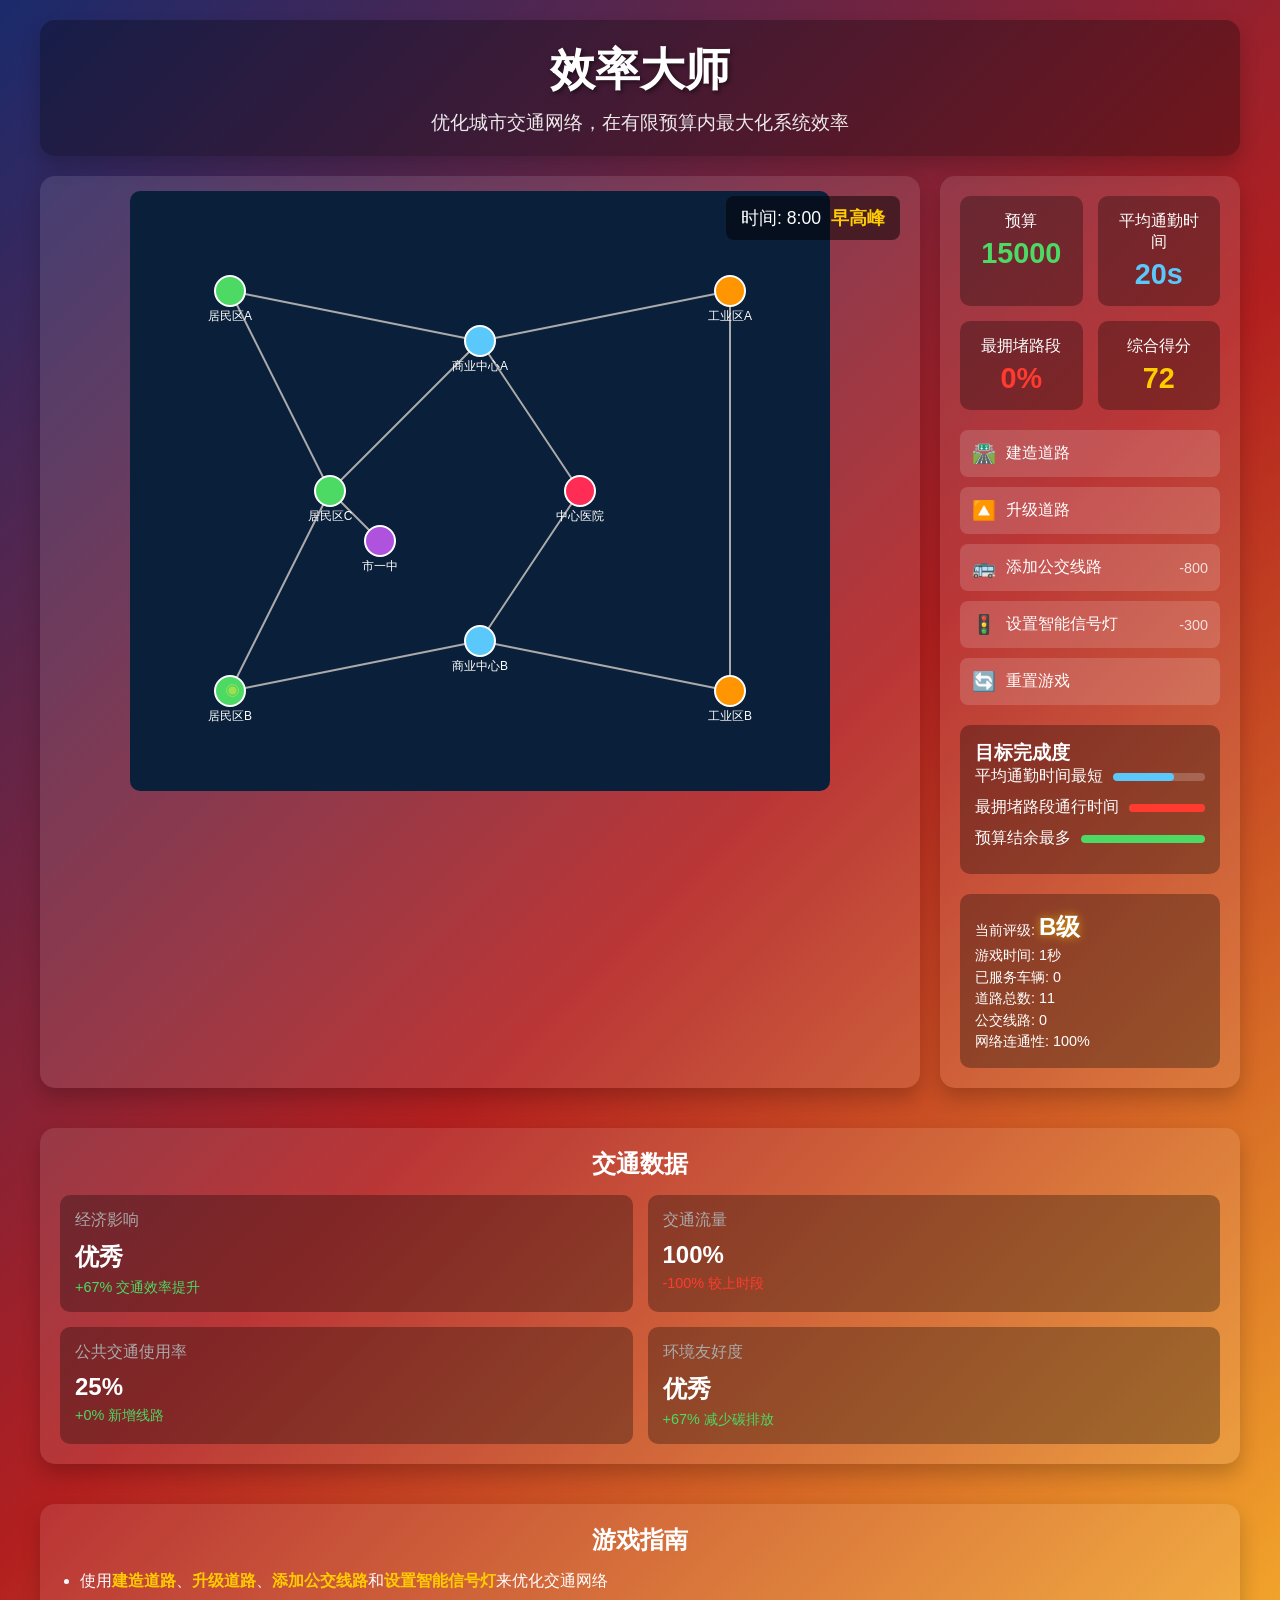
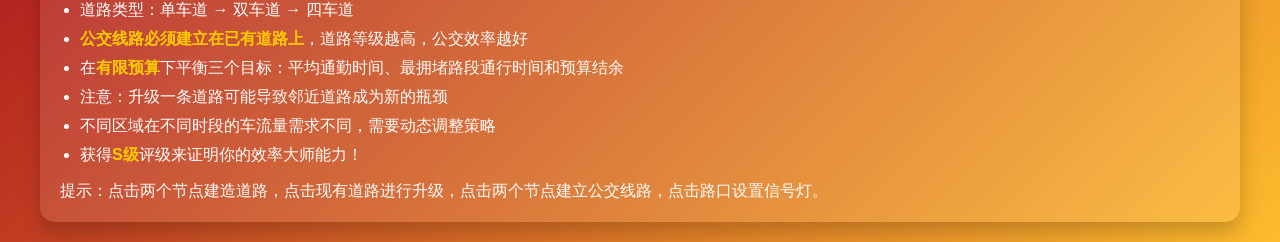
<file: game/城市交通网优化.html>
<!DOCTYPE html>
<html lang="zh-CN">
<head>
    <meta charset="UTF-8">
    <meta name="viewport" content="width=device-width, initial-scale=1.0">
    <title>效率大师 - 城市交通网优化</title>
    <style>
        * {
            margin: 0;
            padding: 0;
            box-sizing: border-box;
            font-family: 'Segoe UI', Tahoma, Geneva, Verdana, sans-serif;
        }
        body {
            background: linear-gradient(135deg, #1a2a6c, #b21f1f, #fdbb2d);
            color: #fff;
            min-height: 100vh;
            padding: 20px;
        }
        .container {
            max-width: 1200px;
            margin: 0 auto;
            display: flex;
            flex-direction: column;
            gap: 20px;
        }
        header {
            text-align: center;
            padding: 20px;
            background: rgba(0, 0, 0, 0.3);
            border-radius: 15px;
            box-shadow: 0 10px 20px rgba(0, 0, 0, 0.2);
        }
        h1 {
            font-size: 2.8rem;
            margin-bottom: 10px;
            text-shadow: 2px 2px 4px rgba(0, 0, 0, 0.5);
        }
        .subtitle {
            font-size: 1.2rem;
            opacity: 0.9;
        }
        .game-area {
            display: flex;
            gap: 20px;
            flex-wrap: wrap;
        }
        .map-container {
            flex: 1;
            min-width: 700px;
            background: rgba(255, 255, 255, 0.1);
            border-radius: 15px;
            padding: 15px;
            box-shadow: 0 10px 20px rgba(0, 0, 0, 0.2);
            position: relative;
        }
        #gameCanvas {
            background: #0a1f3a;
            border-radius: 10px;
            display: block;
            margin: 0 auto;
            cursor: default;
        }
        .control-panel {
            flex: 0 0 300px;
            background: rgba(255, 255, 255, 0.1);
            border-radius: 15px;
            padding: 20px;
            box-shadow: 0 10px 20px rgba(0, 0, 0, 0.2);
            display: flex;
            flex-direction: column;
            gap: 20px;
        }
        .stats {
            display: grid;
            grid-template-columns: 1fr 1fr;
            gap: 15px;
        }
        .stat-card {
            background: rgba(0, 0, 0, 0.3);
            padding: 15px;
            border-radius: 10px;
            text-align: center;
        }
        .stat-value {
            font-size: 1.8rem;
            font-weight: bold;
            margin-top: 5px;
        }
        .budget {
            color: #4cd964;
        }
        .avg-time {
            color: #5ac8fa;
        }
        .congestion {
            color: #ff3b30;
        }
        .score {
            color: #ffcc00;
        }
        .tools {
            display: flex;
            flex-direction: column;
            gap: 10px;
        }
        .tool-btn {
            padding: 12px;
            border: none;
            border-radius: 8px;
            background: rgba(255, 255, 255, 0.15);
            color: white;
            font-size: 1rem;
            cursor: pointer;
            transition: all 0.3s ease;
            display: flex;
            align-items: center;
            gap: 10px;
        }
        .tool-btn:hover {
            background: rgba(255, 255, 255, 0.25);
            transform: translateY(-2px);
        }
        .tool-btn.active {
            background: rgba(74, 144, 226, 0.7);
            box-shadow: 0 0 10px rgba(74, 144, 226, 0.5);
        }
        .tool-icon {
            font-size: 1.2rem;
        }
        .cost {
            margin-left: auto;
            font-size: 0.9rem;
            opacity: 0.8;
        }
        .objectives {
            background: rgba(0, 0, 0, 0.3);
            padding: 15px;
            border-radius: 10px;
        }
        .objective {
            margin-bottom: 10px;
            display: flex;
            align-items: center;
            gap: 10px;
        }
        .objective-progress {
            height: 8px;
            flex: 1;
            background: rgba(255, 255, 255, 0.2);
            border-radius: 4px;
            overflow: hidden;
        }
        .objective-bar {
            height: 100%;
            border-radius: 4px;
            transition: width 0.5s ease;
        }
        .objective-1 .objective-bar {
            background: #5ac8fa;
        }
        .objective-2 .objective-bar {
            background: #ff3b30;
        }
        .objective-3 .objective-bar {
            background: #4cd964;
        }
        .game-info {
            background: rgba(0, 0, 0, 0.3);
            padding: 15px;
            border-radius: 10px;
            font-size: 0.9rem;
            line-height: 1.5;
        }
        .rating {
            text-align: center;
            font-size: 1.5rem;
            font-weight: bold;
            margin-top: 10px;
            text-shadow: 0 0 10px rgba(255, 204, 0, 0.7);
        }
        .instructions {
            background: rgba(255, 255, 255, 0.1);
            border-radius: 15px;
            padding: 20px;
            margin-top: 20px;
            box-shadow: 0 10px 20px rgba(0, 0, 0, 0.2);
        }
        .instructions h2 {
            margin-bottom: 15px;
            text-align: center;
        }
        .instructions ul {
            padding-left: 20px;
            margin-bottom: 15px;
        }
        .instructions li {
            margin-bottom: 8px;
        }
        .highlight {
            color: #ffcc00;
            font-weight: bold;
        }
        .road-options {
            display: none;
            position: absolute;
            background: rgba(0, 0, 0, 0.9);
            border-radius: 8px;
            padding: 10px;
            z-index: 100;
            box-shadow: 0 5px 15px rgba(0, 0, 0, 0.5);
            border: 1px solid rgba(255, 255, 255, 0.2);
        }
        .road-option {
            padding: 8px 12px;
            margin: 5px 0;
            background: rgba(255, 255, 255, 0.1);
            border-radius: 5px;
            cursor: pointer;
            transition: background 0.2s;
            color: white;
            font-size: 0.9rem;
        }
        .road-option:hover {
            background: rgba(255, 255, 255, 0.2);
        }
        .upgrade-effect {
            position: absolute;
            font-size: 1.2rem;
            font-weight: bold;
            text-shadow: 2px 2px 4px rgba(0, 0, 0, 0.8);
            z-index: 1000;
            pointer-events: none;
            animation: floatUp 1.5s ease-out forwards;
        }
        .node-highlight {
            position: absolute;
            width: 40px;
            height: 40px;
            border: 3px solid #5ac8fa;
            border-radius: 50%;
            pointer-events: none;
            z-index: 60;
            animation: pulse 1.5s infinite;
        }
        .node-candidate {
            position: absolute;
            width: 35px;
            height: 35px;
            border: 2px solid #4cd964;
            border-radius: 50%;
            pointer-events: none;
            z-index: 55;
            animation: candidatePulse 1s infinite;
        }
        .time-indicator {
            position: absolute;
            top: 20px;
            right: 20px;
            background: rgba(0, 0, 0, 0.5);
            padding: 10px 15px;
            border-radius: 8px;
            font-size: 1.1rem;
            display: flex;
            align-items: center;
            gap: 10px;
        }
        .time-period {
            font-weight: bold;
            color: #ffcc00;
        }
        .data-panel {
            background: rgba(255, 255, 255, 0.1);
            border-radius: 15px;
            padding: 20px;
            margin-top: 20px;
            box-shadow: 0 10px 20px rgba(0, 0, 0, 0.2);
        }
        .data-panel h2 {
            margin-bottom: 15px;
            text-align: center;
        }
        .data-grid {
            display: grid;
            grid-template-columns: 1fr 1fr;
            gap: 15px;
        }
        .data-card {
            background: rgba(0, 0, 0, 0.3);
            padding: 15px;
            border-radius: 10px;
        }
        .data-title {
            font-size: 1rem;
            margin-bottom: 10px;
            color: #aaa;
        }
        .data-value {
            font-size: 1.5rem;
            font-weight: bold;
        }
        .data-trend {
            font-size: 0.9rem;
            margin-top: 5px;
        }
        .trend-up {
            color: #4cd964;
        }
        .trend-down {
            color: #ff3b30;
        }
        .trend-neutral {
            color: #aaa;
        }
        .road-type-selector {
            display: none;
            position: absolute;
            background: rgba(0, 0, 0, 0.9);
            border-radius: 8px;
            padding: 10px;
            z-index: 100;
            box-shadow: 0 5px 15px rgba(0, 0, 0, 0.5);
            border: 1px solid rgba(255, 255, 255, 0.2);
        }
        .road-type-option {
            padding: 8px 12px;
            margin: 5px 0;
            background: rgba(255, 255, 255, 0.1);
            border-radius: 5px;
            cursor: pointer;
            transition: background 0.2s;
            color: white;
            font-size: 0.9rem;
            display: flex;
            align-items: center;
            gap: 10px;
        }
        .road-type-option:hover {
            background: rgba(255, 255, 255, 0.2);
        }
        .road-type-icon {
            font-size: 1.2rem;
        }
        @keyframes pulse {
            0% { transform: scale(1); opacity: 1; }
            50% { transform: scale(1.3); opacity: 0.7; }
            100% { transform: scale(1); opacity: 1; }
        }
        @keyframes candidatePulse {
            0% { transform: scale(1); opacity: 0.6; }
            50% { transform: scale(1.1); opacity: 0.8; }
            100% { transform: scale(1); opacity: 0.6; }
        }
        @keyframes floatUp {
            0% {
                opacity: 1;
                transform: translateY(0);
            }
            100% {
                opacity: 0;
                transform: translateY(-50px);
            }
        }
        @media (max-width: 1100px) {
            .game-area {
                flex-direction: column;
            }
            .map-container {
                min-width: 100%;
            }
            .control-panel {
                flex: 0 0 auto;
            }
            .data-grid {
                grid-template-columns: 1fr;
            }
        }
    </style>
</head>
<body>
    <div class="container">
        <header>
            <h1>效率大师</h1>
            <p class="subtitle">优化城市交通网络，在有限预算内最大化系统效率</p>
        </header>

        <div class="game-area">
            <div class="map-container">
                <canvas id="gameCanvas" width="700" height="600"></canvas>
                <div class="time-indicator">
                    <span>时间: <span id="game-hour">8</span>:00</span>
                    <span class="time-period" id="time-period">早高峰</span>
                </div>
                <div class="road-options" id="roadOptions">
                    <!-- 道路升级选项将通过JavaScript动态生成 -->
                </div>
                <div class="road-type-selector" id="roadTypeSelector">
                    <!-- 道路类型选择将通过JavaScript动态生成 -->
                </div>
            </div>

            <div class="control-panel">
                <div class="stats">
                    <div class="stat-card">
                        <div>预算</div>
                        <div class="stat-value budget" id="budget">15000</div>
                    </div>
                    <div class="stat-card">
                        <div>平均通勤时间</div>
                        <div class="stat-value avg-time" id="avg-time">60s</div>
                    </div>
                    <div class="stat-card">
                        <div>最拥堵路段</div>
                        <div class="stat-value congestion" id="congestion">85%</div>
                    </div>
                    <div class="stat-card">
                        <div>综合得分</div>
                        <div class="stat-value score" id="score">0</div>
                    </div>
                </div>

                <div class="tools">
                    <button class="tool-btn" id="build-road">
                        <span class="tool-icon">🛣️</span>
                        <span>建造道路</span>
                    </button>
                    <button class="tool-btn" id="upgrade-road">
                        <span class="tool-icon">🔼</span>
                        <span>升级道路</span>
                    </button>
                    <button class="tool-btn" id="add-bus">
                        <span class="tool-icon">🚌</span>
                        <span>添加公交线路</span>
                        <span class="cost">-800</span>
                    </button>
                    <button class="tool-btn" id="add-traffic-light">
                        <span class="tool-icon">🚦</span>
                        <span>设置智能信号灯</span>
                        <span class="cost">-300</span>
                    </button>
                    <button class="tool-btn" id="reset">
                        <span class="tool-icon">🔄</span>
                        <span>重置游戏</span>
                    </button>
                </div>

                <div class="objectives">
                    <h3>目标完成度</h3>
                    <div class="objective objective-1">
                        <span>平均通勤时间最短</span>
                        <div class="objective-progress">
                            <div class="objective-bar" id="obj1-bar" style="width: 30%"></div>
                        </div>
                    </div>
                    <div class="objective objective-2">
                        <span>最拥堵路段通行时间</span>
                        <div class="objective-progress">
                            <div class="objective-bar" id="obj2-bar" style="width: 45%"></div>
                        </div>
                    </div>
                    <div class="objective objective-3">
                        <span>预算结余最多</span>
                        <div class="objective-progress">
                            <div class="objective-bar" id="obj3-bar" style="width: 60%"></div>
                        </div>
                    </div>
                </div>

                <div class="game-info">
                    <p>当前评级: <span class="rating" id="rating">C级</span></p>
                    <p>游戏时间: <span id="game-time">0</span>秒</p>
                    <p>已服务车辆: <span id="vehicles-served">0</span></p>
                    <p>道路总数: <span id="roads-count">0</span></p>
                    <p>公交线路: <span id="bus-routes-count">0</span></p>
                    <p>网络连通性: <span id="network-connectivity">0%</span></p>
                </div>
            </div>
        </div>

        <div class="data-panel">
            <h2>交通数据</h2>
            <div class="data-grid">
                <div class="data-card">
                    <div class="data-title">经济影响</div>
                    <div class="data-value" id="economic-impact">中等</div>
                    <div class="data-trend trend-up" id="economic-trend">+5% 交通效率提升</div>
                </div>
                <div class="data-card">
                    <div class="data-title">交通流量</div>
                    <div class="data-value" id="traffic-volume">85%</div>
                    <div class="data-trend trend-down" id="traffic-trend">-10% 较上时段</div>
                </div>
                <div class="data-card">
                    <div class="data-title">公共交通使用率</div>
                    <div class="data-value" id="public-transit">25%</div>
                    <div class="data-trend trend-up" id="transit-trend">+5% 新增线路</div>
                </div>
                <div class="data-card">
                    <div class="data-title">环境友好度</div>
                    <div class="data-value" id="environment">中等</div>
                    <div class="data-trend trend-up" id="environment-trend">+3% 减少碳排放</div>
                </div>
            </div>
        </div>

        <div class="instructions">
            <h2>游戏指南</h2>
            <ul>
                <li>使用<span class="highlight">建造道路</span>、<span class="highlight">升级道路</span>、<span class="highlight">添加公交线路</span>和<span class="highlight">设置智能信号灯</span>来优化交通网络</li>
                <li>道路类型：单车道 → 双车道 → 四车道</li>
                <li><span class="highlight">公交线路必须建立在已有道路上</span>，道路等级越高，公交效率越好</li>
                <li>在<span class="highlight">有限预算</span>下平衡三个目标：平均通勤时间、最拥堵路段通行时间和预算结余</li>
                <li>注意：升级一条道路可能导致邻近道路成为新的瓶颈</li>
                <li>不同区域在不同时段的车流量需求不同，需要动态调整策略</li>
                <li>获得<span class="highlight">S级</span>评级来证明你的效率大师能力！</li>
            </ul>
            <p>提示：点击两个节点建造道路，点击现有道路进行升级，点击两个节点建立公交线路，点击路口设置信号灯。</p>
        </div>
    </div>

    <script>
        // 游戏主逻辑
        document.addEventListener('DOMContentLoaded', function() {
            const canvas = document.getElementById('gameCanvas');
            const ctx = canvas.getContext('2d');
            const roadOptions = document.getElementById('roadOptions');
            const roadTypeSelector = document.getElementById('roadTypeSelector');

            // 游戏状态
            let gameState = {
                budget: 15000,
                avgCommuteTime: 60,
                maxCongestion: 85,
                score: 0,
                gameTime: 0,
                vehiclesServed: 0,
                rating: 'C级',
                selectedTool: null,
                buildFromNode: null,
                selectedRoadType: null,
                objectives: {
                    avgTime: 25,
                    congestion: 20,
                    budget: 8000
                },
                timeOfDay: 8, // 8:00 AM
                trafficPattern: 'morning', // morning, day, evening, night
                economicImpact: '中等',
                trafficVolume: 85,
                publicTransit: 25,
                environment: '中等'
            };

            // 节点类型
            const NODE_TYPES = {
                RESIDENTIAL: { color: '#4cd964', name: '居民区' },
                COMMERCIAL: { color: '#5ac8fa', name: '商业区' },
                INDUSTRIAL: { color: '#ff9500', name: '工业区' },
                SCHOOL: { color: '#af52de', name: '学校' },
                HOSPITAL: { color: '#ff2d55', name: '医院' }
            };

            // 道路等级
            const ROAD_LEVELS = {
                SINGLE: {
                    speed: 1,
                    capacity: 5,
                    color: '#aaaaaa',
                    cost: 200,
                    width: 2,
                    name: '单车道',
                    icon: '🛣️'
                },
                DOUBLE: {
                    speed: 2,
                    capacity: 10,
                    color: '#ffcc00',
                    cost: 500,
                    width: 4,
                    name: '双车道',
                    icon: '🛣️🛣️'
                },
                QUAD: {
                    speed: 4,
                    capacity: 20,
                    color: '#ff3b30',
                    cost: 1000,
                    width: 6,
                    name: '四车道',
                    icon: '🛣️🛣️🛣️🛣️'
                }
            };

            // 游戏元素
            let nodes = [];
            let roads = [];
            let vehicles = [];
            let trafficLights = [];
            let busRoutes = [];
            let gameIntervals = [];
            let selectionLine = null;
            let nodeHighlight = null;
            let nodeCandidates = [];

            // 初始化游戏
            function initGame() {
                // 清除所有定时器
                clearAllIntervals();

                // 重置游戏状态
                gameState = {
                    budget: 15000,
                    avgCommuteTime: 60,
                    maxCongestion: 85,
                    score: 0,
                    gameTime: 0,
                    vehiclesServed: 0,
                    rating: 'C级',
                    selectedTool: null,
                    buildFromNode: null,
                    selectedRoadType: null,
                    objectives: {
                        avgTime: 25,
                        congestion: 20,
                        budget: 8000
                    },
                    timeOfDay: 8,
                    trafficPattern: 'morning',
                    economicImpact: '中等',
                    trafficVolume: 85,
                    publicTransit: 25,
                    environment: '中等'
                };

                // 重置游戏元素
                nodes = [];
                roads = [];
                vehicles = [];
                trafficLights = [];
                busRoutes = [];
                selectionLine = null;
                nodeHighlight = null;
                nodeCandidates = [];

                // 创建节点
                createNodes();

                // 创建初始道路
                createInitialRoads();

                // 开始游戏循环
                gameIntervals.push(setInterval(updateGame, 100));
                gameIntervals.push(setInterval(spawnVehicles, 1200));
                gameIntervals.push(setInterval(updateStats, 1000));
                gameIntervals.push(setInterval(updateTimeOfDay, 5000));

                // 初始化统计信息
                updateRoadsCount();
                updateBusRoutesCount();
                updateNetworkConnectivity();

                // 重置UI状态
                document.querySelectorAll('.tool-btn').forEach(btn => {
                    btn.classList.remove('active');
                });
                gameState.selectedTool = null;
                gameState.buildFromNode = null;
                gameState.selectedRoadType = null;
                hideRoadOptions();
                hideRoadTypeSelector();
                clearSelectionLine();
                clearNodeHighlight();
                clearNodeCandidates();

                // 更新UI
                updateTimeUI();
                updateDataPanel();
            }

            // 清除所有定时器
            function clearAllIntervals() {
                gameIntervals.forEach(interval => {
                    clearInterval(interval);
                });
                gameIntervals = [];
            }

            // 创建节点
            function createNodes() {
                // 居民区
                nodes.push({ id: 1, type: NODE_TYPES.RESIDENTIAL, x: 100, y: 100, name: '居民区A' });
                nodes.push({ id: 2, type: NODE_TYPES.RESIDENTIAL, x: 100, y: 500, name: '居民区B' });
                nodes.push({ id: 3, type: NODE_TYPES.RESIDENTIAL, x: 200, y: 300, name: '居民区C' });

                // 商业区
                nodes.push({ id: 4, type: NODE_TYPES.COMMERCIAL, x: 350, y: 150, name: '商业中心A' });
                nodes.push({ id: 5, type: NODE_TYPES.COMMERCIAL, x: 350, y: 450, name: '商业中心B' });

                // 工业区
                nodes.push({ id: 6, type: NODE_TYPES.INDUSTRIAL, x: 600, y: 100, name: '工业区A' });
                nodes.push({ id: 7, type: NODE_TYPES.INDUSTRIAL, x: 600, y: 500, name: '工业区B' });

                // 学校和医院
                nodes.push({ id: 8, type: NODE_TYPES.SCHOOL, x: 250, y: 350, name: '市一中' });
                nodes.push({ id: 9, type: NODE_TYPES.HOSPITAL, x: 450, y: 300, name: '中心医院' });
            }

            // 创建初始道路
            function createInitialRoads() {
                // 连接居民区到商业区
                roads.push({
                    id: 1,
                    from: 1, to: 4,
                    level: ROAD_LEVELS.SINGLE,
                    vehicles: 0,
                    congestion: 0
                });

                roads.push({
                    id: 2,
                    from: 2, to: 5,
                    level: ROAD_LEVELS.SINGLE,
                    vehicles: 0,
                    congestion: 0
                });

                roads.push({
                    id: 3,
                    from: 3, to: 4,
                    level: ROAD_LEVELS.SINGLE,
                    vehicles: 0,
                    congestion: 0
                });

                // 连接商业区到工业区
                roads.push({
                    id: 4,
                    from: 4, to: 6,
                    level: ROAD_LEVELS.SINGLE,
                    vehicles: 0,
                    congestion: 0
                });

                roads.push({
                    id: 5,
                    from: 5, to: 7,
                    level: ROAD_LEVELS.SINGLE,
                    vehicles: 0,
                    congestion: 0
                });

                // 连接居民区之间和工业区之间
                roads.push({
                    id: 6,
                    from: 1, to: 3,
                    level: ROAD_LEVELS.SINGLE,
                    vehicles: 0,
                    congestion: 0
                });

                roads.push({
                    id: 7,
                    from: 2, to: 3,
                    level: ROAD_LEVELS.SINGLE,
                    vehicles: 0,
                    congestion: 0
                });

                roads.push({
                    id: 8,
                    from: 6, to: 7,
                    level: ROAD_LEVELS.SINGLE,
                    vehicles: 0,
                    congestion: 0
                });

                // 连接学校和医院
                roads.push({
                    id: 9,
                    from: 8, to: 3,
                    level: ROAD_LEVELS.SINGLE,
                    vehicles: 0,
                    congestion: 0
                });

                roads.push({
                    id: 10,
                    from: 9, to: 4,
                    level: ROAD_LEVELS.SINGLE,
                    vehicles: 0,
                    congestion: 0
                });

                roads.push({
                    id: 11,
                    from: 9, to: 5,
                    level: ROAD_LEVELS.SINGLE,
                    vehicles: 0,
                    congestion: 0
                });

                updateRoadsCount();
            }

            // 更新时间
            function updateTimeOfDay() {
                gameState.timeOfDay += 1;
                if (gameState.timeOfDay >= 24) {
                    gameState.timeOfDay = 0;
                }

                // 根据时间更新交通模式
                if (gameState.timeOfDay >= 7 && gameState.timeOfDay < 10) {
                    gameState.trafficPattern = 'morning';
                } else if (gameState.timeOfDay >= 10 && gameState.timeOfDay < 16) {
                    gameState.trafficPattern = 'day';
                } else if (gameState.timeOfDay >= 16 && gameState.timeOfDay < 19) {
                    gameState.trafficPattern = 'evening';
                } else {
                    gameState.trafficPattern = 'night';
                }

                updateTimeUI();
            }

            // 更新时间UI
            function updateTimeUI() {
                document.getElementById('game-hour').textContent = gameState.timeOfDay;

                let periodText = '';
                switch(gameState.trafficPattern) {
                    case 'morning':
                        periodText = '早高峰';
                        break;
                    case 'day':
                        periodText = '日间平峰';
                        break;
                    case 'evening':
                        periodText = '晚高峰';
                        break;
                    case 'night':
                        periodText = '夜间';
                        break;
                }
                document.getElementById('time-period').textContent = periodText;
            }

            // 更新数据面板
            function updateDataPanel() {
                document.getElementById('economic-impact').textContent = gameState.economicImpact;
                document.getElementById('traffic-volume').textContent = gameState.trafficVolume + '%';
                document.getElementById('public-transit').textContent = gameState.publicTransit + '%';
                document.getElementById('environment').textContent = gameState.environment;

                // 模拟数据变化
                const efficiencyChange = Math.round((60 - gameState.avgCommuteTime) / 60 * 100);
                document.getElementById('economic-trend').textContent =
                    (efficiencyChange >= 0 ? '+' : '') + efficiencyChange + '% 交通效率提升';

                const congestionChange = Math.round((85 - gameState.maxCongestion) / 85 * 100);
                document.getElementById('traffic-trend').textContent =
                    (congestionChange >= 0 ? '-' : '+') + Math.abs(congestionChange) + '% 较上时段';

                const transitChange = Math.round((gameState.publicTransit - 25) / 25 * 100);
                document.getElementById('transit-trend').textContent =
                    (transitChange >= 0 ? '+' : '') + transitChange + '% 新增线路';

                const envChange = Math.round((gameState.avgCommuteTime - 60) / 60 * -100);
                document.getElementById('environment-trend').textContent =
                    (envChange >= 0 ? '+' : '') + envChange + '% 减少碳排放';
            }

            // 生成车辆
            function spawnVehicles() {
                // 根据时间和交通模式调整生成频率
                let spawnRate = 0.7;

                switch(gameState.trafficPattern) {
                    case 'morning':
                        spawnRate = 0.9; // 高峰时段生成更多车辆
                        break;
                    case 'evening':
                        spawnRate = 0.8;
                        break;
                    case 'night':
                        spawnRate = 0.4; // 夜间减少车辆
                        break;
                }

                if (Math.random() > spawnRate) return;

                // 随机选择起点和终点
                const residentialNodes = nodes.filter(n => n.type === NODE_TYPES.RESIDENTIAL);
                const commercialNodes = nodes.filter(n => n.type === NODE_TYPES.COMMERCIAL);
                const industrialNodes = nodes.filter(n => n.type === NODE_TYPES.INDUSTRIAL);

                let fromNode, toNode;

                // 根据时间段模拟不同的出行模式
                if (gameState.trafficPattern === 'morning') {
                    // 早高峰：居民区->商业区/工业区
                    fromNode = residentialNodes[Math.floor(Math.random() * residentialNodes.length)];
                    toNode = Math.random() < 0.7 ?
                        commercialNodes[Math.floor(Math.random() * commercialNodes.length)] :
                        industrialNodes[Math.floor(Math.random() * industrialNodes.length)];
                } else if (gameState.trafficPattern === 'evening') {
                    // 晚高峰：商业区/工业区->居民区
                    toNode = residentialNodes[Math.floor(Math.random() * residentialNodes.length)];
                    fromNode = Math.random() < 0.7 ?
                        commercialNodes[Math.floor(Math.random() * commercialNodes.length)] :
                        industrialNodes[Math.floor(Math.random() * industrialNodes.length)];
                } else {
                    // 其他时段：混合出行
                    const allNodes = [...nodes];
                    fromNode = allNodes[Math.floor(Math.random() * allNodes.length)];

                    do {
                        toNode = allNodes[Math.floor(Math.random() * allNodes.length)];
                    } while (toNode.id === fromNode.id);
                }

                const route = findRoute(fromNode.id, toNode.id);
                if (route && route.length > 0) {
                    vehicles.push({
                        id: Date.now(),
                        from: fromNode.id,
                        to: toNode.id,
                        x: fromNode.x,
                        y: fromNode.y,
                        progress: 0,
                        currentRoad: null,
                        route: route,
                        color: `hsl(${Math.random() * 360}, 70%, 60%)`,
                        startTime: gameState.gameTime,
                        isBus: Math.random() < 0.3 && hasBusRouteOnPath(route)
                    });

                    gameState.vehiclesServed++;
                }
            }

            // 检查路径上是否有公交线路
            function hasBusRouteOnPath(route) {
                for (const road of route) {
                    const hasBus = busRoutes.some(busRoute =>
                        (busRoute.from === road.from && busRoute.to === road.to) ||
                        (busRoute.from === road.to && busRoute.to === road.from)
                    );
                    if (hasBus) return true;
                }
                return false;
            }

            // 寻找路径
            function findRoute(from, to) {
                if (from === to) return [];

                const dist = {};
                const prev = {};
                const unvisited = new Set();

                nodes.forEach(node => {
                    dist[node.id] = Infinity;
                    prev[node.id] = null;
                    unvisited.add(node.id);
                });

                dist[from] = 0;

                while (unvisited.size > 0) {
                    let minNode = null;
                    for (const nodeId of unvisited) {
                        if (minNode === null || dist[nodeId] < dist[minNode]) {
                            minNode = nodeId;
                        }
                    }

                    if (minNode === null || minNode === to) break;

                    unvisited.delete(minNode);

                    const connectedRoads = roads.filter(road =>
                        road.from === minNode || road.to === minNode
                    );

                    for (const road of connectedRoads) {
                        const neighbor = road.from === minNode ? road.to : road.from;
                        if (!unvisited.has(neighbor)) continue;

                        let roadWeight = 1 / road.level.speed * (1 + road.congestion / 100);

                        const hasBus = busRoutes.some(busRoute =>
                            (busRoute.from === road.from && busRoute.to === road.to) ||
                            (busRoute.from === road.to && busRoute.to === road.from)
                        );
                        if (hasBus) {
                            roadWeight *= 0.7;
                        }

                        const alt = dist[minNode] + roadWeight;

                        if (alt < dist[neighbor]) {
                            dist[neighbor] = alt;
                            prev[neighbor] = { node: minNode, road: road };
                        }
                    }
                }

                const path = [];
                let currentNode = to;

                while (prev[currentNode] !== null) {
                    path.unshift(prev[currentNode].road);
                    currentNode = prev[currentNode].node;
                }

                return path.length > 0 ? path : null;
            }

            // 更新游戏状态
            function updateGame() {
                updateVehicles();
                updateRoadCongestion();
                gameState.gameTime += 0.1;
                drawGame();
                drawSelectionLine();
                drawNodeHighlight();
                drawNodeCandidates();
            }

            // 更新车辆状态
            function updateVehicles() {
                for (let i = vehicles.length - 1; i >= 0; i--) {
                    const vehicle = vehicles[i];

                    if (!vehicle.currentRoad && vehicle.route.length > 0) {
                        vehicle.currentRoad = vehicle.route.shift();
                        vehicle.progress = 0;
                    }

                    if (vehicle.currentRoad) {
                        const road = vehicle.currentRoad;
                        const fromNode = nodes.find(n => n.id === road.from);
                        const toNode = nodes.find(n => n.id === road.to);

                        const isForward = road.from === vehicle.from ||
                                         (road.to !== vehicle.to && road.from !== vehicle.to);

                        const startNode = isForward ? fromNode : toNode;
                        const endNode = isForward ? toNode : fromNode;

                        let baseSpeed = 0.01 * road.level.speed;

                        if (vehicle.isBus) {
                            const hasBus = busRoutes.some(busRoute =>
                                (busRoute.from === road.from && busRoute.to === road.to) ||
                                (busRoute.from === road.to && busRoute.to === road.from)
                            );
                            if (hasBus) {
                                baseSpeed *= 1.5;
                            }
                        }

                        const congestionFactor = 1 - (road.congestion / 100) * 0.5;
                        const speed = baseSpeed * congestionFactor;

                        vehicle.progress += speed;

                        vehicle.x = startNode.x + (endNode.x - startNode.x) * vehicle.progress;
                        vehicle.y = startNode.y + (endNode.y - startNode.y) * vehicle.progress;

                        if (vehicle.progress >= 1) {
                            const currentNodeId = isForward ? road.to : road.from;
                            if (vehicle.route.length === 0 && currentNodeId === vehicle.to) {
                                vehicles.splice(i, 1);
                            } else {
                                vehicle.currentRoad = null;
                                vehicle.from = currentNodeId;
                            }
                        }
                    } else if (vehicle.route.length === 0) {
                        vehicles.splice(i, 1);
                    }
                }
            }

            // 更新道路拥堵情况
            function updateRoadCongestion() {
                roads.forEach(road => {
                    road.vehicles = 0;
                });

                vehicles.forEach(vehicle => {
                    if (vehicle.currentRoad) {
                        vehicle.currentRoad.vehicles++;
                    }
                });

                roads.forEach(road => {
                    road.congestion = Math.min(100, (road.vehicles / road.level.capacity) * 100);
                });

                gameState.maxCongestion = Math.max(...roads.map(road => road.congestion));

                const totalCongestion = roads.reduce((sum, road) => sum + road.congestion, 0);
                const avgCongestion = totalCongestion / roads.length;
                gameState.avgCommuteTime = 20 + avgCongestion * 0.4;

                // 更新交通数据
                gameState.trafficVolume = Math.round(100 - (gameState.avgCommuteTime - 20) / 40 * 100);
                gameState.publicTransit = Math.min(100, 25 + busRoutes.length * 5);

                // 更新经济和环境指标
                if (gameState.avgCommuteTime < 30) {
                    gameState.economicImpact = '优秀';
                    gameState.environment = '优秀';
                } else if (gameState.avgCommuteTime < 45) {
                    gameState.economicImpact = '良好';
                    gameState.environment = '良好';
                } else if (gameState.avgCommuteTime < 55) {
                    gameState.economicImpact = '中等';
                    gameState.environment = '中等';
                } else {
                    gameState.economicImpact = '较差';
                    gameState.environment = '较差';
                }
            }

            // 更新统计信息
            function updateStats() {
                document.getElementById('budget').textContent = gameState.budget;
                document.getElementById('avg-time').textContent = Math.round(gameState.avgCommuteTime) + 's';
                document.getElementById('congestion').textContent = Math.round(gameState.maxCongestion) + '%';
                calculateScore();
                document.getElementById('score').textContent = gameState.score;
                document.getElementById('game-time').textContent = Math.round(gameState.gameTime);
                document.getElementById('vehicles-served').textContent = gameState.vehiclesServed;
                document.getElementById('rating').textContent = gameState.rating;
                updateNetworkConnectivity();
                updateObjectiveBars();
                updateDataPanel();
            }

            // 计算网络连通性
            function updateNetworkConnectivity() {
                let connectedPairs = 0;
                let totalPairs = 0;

                for (let i = 0; i < nodes.length; i++) {
                    for (let j = i + 1; j < nodes.length; j++) {
                        totalPairs++;
                        const route = findRoute(nodes[i].id, nodes[j].id);
                        if (route && route.length > 0) {
                            connectedPairs++;
                        }
                    }
                }

                const connectivity = totalPairs > 0 ? Math.round((connectedPairs / totalPairs) * 100) : 0;
                document.getElementById('network-connectivity').textContent = connectivity + '%';

                return connectivity;
            }

            // 计算得分
            function calculateScore() {
                const timeScore = Math.max(0, 100 - (gameState.avgCommuteTime / gameState.objectives.avgTime) * 100);
                const congestionScore = Math.max(0, 100 - (gameState.maxCongestion / gameState.objectives.congestion) * 100);
                const budgetScore = Math.min(100, (gameState.budget / 15000) * 100);
                const connectivity = updateNetworkConnectivity();
                const connectivityScore = connectivity;

                gameState.score = Math.round(
                    timeScore * 0.35 +
                    congestionScore * 0.35 +
                    budgetScore * 0.15 +
                    connectivityScore * 0.15
                );

                if (gameState.score >= 90) gameState.rating = 'S级';
                else if (gameState.score >= 80) gameState.rating = 'A级';
                else if (gameState.score >= 70) gameState.rating = 'B级';
                else if (gameState.score >= 60) gameState.rating = 'C级';
                else if (gameState.score >= 50) gameState.rating = 'D级';
                else gameState.rating = 'E级';
            }

            // 更新目标进度条
            function updateObjectiveBars() {
                const timeProgress = Math.min(100, Math.max(0, (1 - gameState.avgCommuteTime / 60) * 100));
                document.getElementById('obj1-bar').style.width = `${timeProgress}%`;

                const congestionProgress = Math.min(100, Math.max(0, (1 - gameState.maxCongestion / 100) * 100));
                document.getElementById('obj2-bar').style.width = `${congestionProgress}%`;

                const budgetProgress = Math.min(100, Math.max(0, (gameState.budget / 15000) * 100));
                document.getElementById('obj3-bar').style.width = `${budgetProgress}%`;
            }

            // 更新道路计数
            function updateRoadsCount() {
                document.getElementById('roads-count').textContent = roads.length;
            }

            // 更新公交线路计数
            function updateBusRoutesCount() {
                document.getElementById('bus-routes-count').textContent = busRoutes.length;
            }

            // 绘制游戏
            function drawGame() {
                ctx.clearRect(0, 0, canvas.width, canvas.height);
                drawRoads();
                drawBusRoutes();
                drawTrafficLights();
                drawNodes();
                drawVehicles();
            }

            // 绘制道路
            function drawRoads() {
                roads.forEach(road => {
                    const fromNode = nodes.find(n => n.id === road.from);
                    const toNode = nodes.find(n => n.id === road.to);

                    ctx.strokeStyle = road.level.color;
                    ctx.lineWidth = road.level.width;
                    ctx.lineCap = 'round';

                    ctx.beginPath();
                    ctx.moveTo(fromNode.x, fromNode.y);
                    ctx.lineTo(toNode.x, toNode.y);
                    ctx.stroke();

                    if (road.congestion > 40) {
                        const midX = (fromNode.x + toNode.x) / 2;
                        const midY = (fromNode.y + toNode.y) / 2;

                        ctx.fillStyle = road.congestion > 80 ? '#ff3b30' :
                                       road.congestion > 60 ? '#ff9500' : '#ffcc00';
                        ctx.beginPath();
                        ctx.arc(midX, midY, 8, 0, Math.PI * 2);
                        ctx.fill();

                        ctx.fillStyle = 'white';
                        ctx.font = '10px Arial';
                        ctx.textAlign = 'center';
                        ctx.textBaseline = 'middle';
                        ctx.fillText(`${Math.round(road.congestion)}%`, midX, midY);
                    }

                    if (road.level !== ROAD_LEVELS.SINGLE) {
                        const labelX = fromNode.x + (toNode.x - fromNode.x) * 0.3;
                        const labelY = fromNode.y + (toNode.y - fromNode.y) * 0.3;

                        ctx.fillStyle = 'white';
                        ctx.font = 'bold 12px Arial';
                        ctx.textAlign = 'center';
                        ctx.textBaseline = 'middle';
                        ctx.fillText(road.level.name, labelX, labelY);
                    }
                });
            }

            // 绘制节点
            function drawNodes() {
                nodes.forEach(node => {
                    ctx.fillStyle = node.type.color;
                    ctx.beginPath();
                    ctx.arc(node.x, node.y, 15, 0, Math.PI * 2);
                    ctx.fill();

                    ctx.strokeStyle = 'white';
                    ctx.lineWidth = 2;
                    ctx.stroke();

                    ctx.fillStyle = 'white';
                    ctx.font = '12px Arial';
                    ctx.textAlign = 'center';
                    ctx.textBaseline = 'top';
                    ctx.fillText(node.name, node.x, node.y + 20);
                });
            }

            // 绘制车辆
            function drawVehicles() {
                vehicles.forEach(vehicle => {
                    if (vehicle.isBus) {
                        ctx.fillStyle = vehicle.color;
                        ctx.fillRect(vehicle.x - 6, vehicle.y - 3, 12, 6);
                        ctx.strokeStyle = 'white';
                        ctx.lineWidth = 1;
                        ctx.strokeRect(vehicle.x - 6, vehicle.y - 3, 12, 6);

                        ctx.fillStyle = 'white';
                        ctx.font = '8px Arial';
                        ctx.textAlign = 'center';
                        ctx.textBaseline = 'middle';
                        ctx.fillText('🚌', vehicle.x, vehicle.y);
                    } else {
                        ctx.fillStyle = vehicle.color;
                        ctx.beginPath();
                        ctx.arc(vehicle.x, vehicle.y, 4, 0, Math.PI * 2);
                        ctx.fill();

                        ctx.strokeStyle = vehicle.color;
                        ctx.lineWidth = 1;
                        ctx.beginPath();
                        ctx.arc(vehicle.x, vehicle.y, 6, 0, Math.PI * 2);
                        ctx.stroke();
                    }
                });
            }

            // 绘制交通灯
            function drawTrafficLights() {
                trafficLights.forEach(light => {
                    const road = roads.find(r => r.id === light.roadId);
                    const fromNode = nodes.find(n => n.id === road.from);
                    const toNode = nodes.find(n => n.id === road.to);

                    const x = fromNode.x + (toNode.x - fromNode.x) * light.position;
                    const y = fromNode.y + (toNode.y - fromNode.y) * light.position;

                    ctx.fillStyle = light.active ? '#4cd964' : '#ff3b30';
                    ctx.beginPath();
                    ctx.arc(x, y, 8, 0, Math.PI * 2);
                    ctx.fill();

                    ctx.strokeStyle = 'white';
                    ctx.lineWidth = 1;
                    ctx.stroke();

                    ctx.fillStyle = 'white';
                    ctx.font = '12px Arial';
                    ctx.textAlign = 'center';
                    ctx.textBaseline = 'middle';
                    ctx.fillText('🚦', x, y);
                });
            }

            // 绘制公交线路
            function drawBusRoutes() {
                busRoutes.forEach(route => {
                    const fromNode = nodes.find(n => n.id === route.from);
                    const toNode = nodes.find(n => n.id === route.to);

                    const hasRoad = roads.some(road =>
                        (road.from === route.from && road.to === route.to) ||
                        (road.from === route.to && road.to === route.from)
                    );

                    if (!hasRoad) return;

                    ctx.strokeStyle = '#007aff';
                    ctx.lineWidth = 3;
                    ctx.setLineDash([5, 5]);

                    ctx.beginPath();
                    ctx.moveTo(fromNode.x, fromNode.y);
                    ctx.lineTo(toNode.x, toNode.y);
                    ctx.stroke();

                    ctx.setLineDash([]);

                    const midX = (fromNode.x + toNode.x) / 2;
                    const midY = (fromNode.y + toNode.y) / 2;

                    ctx.fillStyle = '#007aff';
                    ctx.font = '14px Arial';
                    ctx.textAlign = 'center';
                    ctx.textBaseline = 'middle';
                    ctx.fillText('🚌', midX, midY);
                });
            }

            // 绘制选择线
            function drawSelectionLine() {
                if (!selectionLine) return;

                ctx.strokeStyle = '#5ac8fa';
                ctx.lineWidth = 2;
                ctx.setLineDash([5, 5]);
                ctx.beginPath();
                ctx.moveTo(selectionLine.from.x, selectionLine.from.y);
                ctx.lineTo(selectionLine.to.x, selectionLine.to.y);
                ctx.stroke();
                ctx.setLineDash([]);
            }

            // 绘制节点高亮
            function drawNodeHighlight() {
                if (!nodeHighlight) return;

                ctx.strokeStyle = '#5ac8fa';
                ctx.lineWidth = 3;
                ctx.beginPath();
                ctx.arc(nodeHighlight.x, nodeHighlight.y, 20, 0, Math.PI * 2);
                ctx.stroke();
            }

            // 绘制候选节点
            function drawNodeCandidates() {
                nodeCandidates.forEach(node => {
                    ctx.strokeStyle = '#4cd964';
                    ctx.lineWidth = 2;
                    ctx.beginPath();
                    ctx.arc(node.x, node.y, 18, 0, Math.PI * 2);
                    ctx.stroke();
                });
            }

            // 清除选择线
            function clearSelectionLine() {
                selectionLine = null;
            }

            // 清除节点高亮
            function clearNodeHighlight() {
                nodeHighlight = null;
            }

            // 清除候选节点
            function clearNodeCandidates() {
                nodeCandidates = [];
            }

            // 更新候选节点
            function updateNodeCandidates() {
                if (!gameState.buildFromNode) {
                    clearNodeCandidates();
                    return;
                }

                // 显示所有其他节点作为候选
                nodeCandidates = nodes.filter(node =>
                    node.id !== gameState.buildFromNode.id &&
                    !roads.some(road =>
                        (road.from === gameState.buildFromNode.id && road.to === node.id) ||
                        (road.from === node.id && road.to === gameState.buildFromNode.id)
                    )
                );
            }

            // 工具按钮事件处理
            document.getElementById('build-road').addEventListener('click', function() {
                gameState.selectedTool = 'build-road';
                gameState.buildFromNode = null;
                gameState.selectedRoadType = null;
                setActiveTool(this);
                hideRoadOptions();
                hideRoadTypeSelector();
                clearSelectionLine();
                clearNodeHighlight();
                clearNodeCandidates();
            });

            document.getElementById('upgrade-road').addEventListener('click', function() {
                gameState.selectedTool = 'upgrade-road';
                gameState.buildFromNode = null;
                gameState.selectedRoadType = null;
                setActiveTool(this);
                hideRoadOptions();
                hideRoadTypeSelector();
                clearSelectionLine();
                clearNodeHighlight();
                clearNodeCandidates();
            });

            document.getElementById('add-bus').addEventListener('click', function() {
                gameState.selectedTool = 'add-bus';
                gameState.buildFromNode = null;
                gameState.selectedRoadType = null;
                setActiveTool(this);
                hideRoadOptions();
                hideRoadTypeSelector();
                clearSelectionLine();
                clearNodeHighlight();
                clearNodeCandidates();
            });

            document.getElementById('add-traffic-light').addEventListener('click', function() {
                gameState.selectedTool = 'add-traffic-light';
                gameState.buildFromNode = null;
                gameState.selectedRoadType = null;
                setActiveTool(this);
                hideRoadOptions();
                hideRoadTypeSelector();
                clearSelectionLine();
                clearNodeHighlight();
                clearNodeCandidates();
            });

            document.getElementById('reset').addEventListener('click', function() {
                if (confirm('确定要重置游戏吗？所有进度将丢失。')) {
                    initGame();
                }
            });

            function setActiveTool(button) {
                document.querySelectorAll('.tool-btn').forEach(btn => {
                    btn.classList.remove('active');
                });
                button.classList.add('active');
            }

            // 隐藏道路选项菜单
            function hideRoadOptions() {
                roadOptions.style.display = 'none';
            }

            // 隐藏道路类型选择器
            function hideRoadTypeSelector() {
                roadTypeSelector.style.display = 'none';
            }

            // 画布点击事件处理
            canvas.addEventListener('click', function(event) {
                event.preventDefault();
                event.stopPropagation();

                const rect = canvas.getBoundingClientRect();
                const x = event.clientX - rect.left;
                const y = event.clientY - rect.top;

                switch (gameState.selectedTool) {
                    case 'build-road':
                        handleBuildRoad(x, y);
                        break;
                    case 'upgrade-road':
                        handleUpgradeRoad(x, y);
                        break;
                    case 'add-bus':
                        handleAddBusRoute(x, y);
                        break;
                    case 'add-traffic-light':
                        handleAddTrafficLight(x, y);
                        break;
                }
            });

            // 处理建造道路
            function handleBuildRoad(x, y) {
                const clickedNode = findClickedNode(x, y);

                // 如果点击了节点
                if (clickedNode) {
                    if (!gameState.buildFromNode) {
                        // 选择第一个节点
                        gameState.buildFromNode = clickedNode;
                        nodeHighlight = clickedNode;
                        updateNodeCandidates();
                        showEffect(clickedNode.x, clickedNode.y, '选择第二个节点', '#5ac8fa');
                    } else if (gameState.buildFromNode.id !== clickedNode.id) {
                        // 选择第二个不同节点，显示道路类型选择器
                        showRoadTypeSelector(x, y, gameState.buildFromNode, clickedNode);
                    } else {
                        // 选择了相同节点，取消选择
                        showEffect(clickedNode.x, clickedNode.y, '已取消选择', '#ff9500');
                        gameState.buildFromNode = null;
                        clearSelectionLine();
                        clearNodeHighlight();
                        clearNodeCandidates();
                    }
                } else {
                    // 点击了空白区域，取消选择
                    if (gameState.buildFromNode) {
                        showEffect(gameState.buildFromNode.x, gameState.buildFromNode.y, '已取消选择', '#ff9500');
                        gameState.buildFromNode = null;
                        clearSelectionLine();
                        clearNodeHighlight();
                        clearNodeCandidates();
                    }
                }
            }

            // 显示道路类型选择器
            function showRoadTypeSelector(x, y, fromNode, toNode) {
                // 清空现有的选项
                roadTypeSelector.innerHTML = '';

                // 添加道路类型选项
                addRoadTypeOption('SINGLE', '单车道', ROAD_LEVELS.SINGLE.cost, fromNode, toNode);
                addRoadTypeOption('DOUBLE', '双车道', ROAD_LEVELS.DOUBLE.cost, fromNode, toNode);
                addRoadTypeOption('QUAD', '四车道', ROAD_LEVELS.QUAD.cost, fromNode, toNode);

                roadTypeSelector.style.display = 'block';
                roadTypeSelector.style.left = `${x}px`;
                roadTypeSelector.style.top = `${y}px`;

                function addRoadTypeOption(level, text, cost, fromNode, toNode) {
                    const option = document.createElement('div');
                    option.className = 'road-type-option';
                    option.innerHTML = `
                        <span class="road-type-icon">${ROAD_LEVELS[level].icon}</span>
                        <span>${text} (${cost}金币)</span>
                    `;
                    option.setAttribute('data-level', level);
                    option.addEventListener('click', function(e) {
                        e.stopPropagation();
                        buildNewRoad(fromNode, toNode, level);
                        hideRoadTypeSelector();
                        gameState.buildFromNode = null;
                        clearSelectionLine();
                        clearNodeHighlight();
                        clearNodeCandidates();
                    });
                    roadTypeSelector.appendChild(option);
                }
            }

            // 鼠标移动事件 - 绘制选择线
            canvas.addEventListener('mousemove', function(event) {
                if (gameState.selectedTool === 'build-road' && gameState.buildFromNode) {
                    const rect = canvas.getBoundingClientRect();
                    const x = event.clientX - rect.left;
                    const y = event.clientY - rect.top;

                    selectionLine = {
                        from: gameState.buildFromNode,
                        to: { x: x, y: y }
                    };
                }
            });

            // 处理升级道路
            function handleUpgradeRoad(x, y) {
                const clickedRoad = findClickedRoad(x, y);

                // 如果点击了道路，显示升级选项
                if (clickedRoad) {
                    showRoadOptions(x, y, clickedRoad);
                }
            }

            // 显示道路选项菜单
            function showRoadOptions(x, y, road) {
                // 清空现有的选项
                roadOptions.innerHTML = '';

                // 根据道路当前等级显示可用的升级选项
                if (road.level === ROAD_LEVELS.SINGLE) {
                    addRoadOption('DOUBLE', '升级为双车道', ROAD_LEVELS.DOUBLE.cost);
                    addRoadOption('QUAD', '升级为四车道', ROAD_LEVELS.QUAD.cost);
                } else if (road.level === ROAD_LEVELS.DOUBLE) {
                    addRoadOption('QUAD', '升级为四车道', ROAD_LEVELS.QUAD.cost);
                } else {
                    // 已经是最高等级
                    const option = document.createElement('div');
                    option.className = 'road-option';
                    option.textContent = '已是最高级别';
                    roadOptions.appendChild(option);
                }

                roadOptions.style.display = 'block';
                roadOptions.style.left = `${x}px`;
                roadOptions.style.top = `${y}px`;

                function addRoadOption(level, text, cost) {
                    const option = document.createElement('div');
                    option.className = 'road-option';
                    option.textContent = `${text} (${cost}金币)`;
                    option.setAttribute('data-level', level);
                    option.addEventListener('click', function(e) {
                        e.stopPropagation();
                        upgradeRoad(road, level);
                        hideRoadOptions();
                    });
                    roadOptions.appendChild(option);
                }
            }

            // 升级道路
            function upgradeRoad(road, level) {
                const currentLevel = road.level;
                let nextLevel;
                let cost;

                if (level === 'DOUBLE' && currentLevel === ROAD_LEVELS.SINGLE) {
                    nextLevel = ROAD_LEVELS.DOUBLE;
                    cost = ROAD_LEVELS.DOUBLE.cost;
                } else if (level === 'QUAD' && currentLevel === ROAD_LEVELS.DOUBLE) {
                    nextLevel = ROAD_LEVELS.QUAD;
                    cost = ROAD_LEVELS.QUAD.cost;
                } else if (level === 'QUAD' && currentLevel === ROAD_LEVELS.SINGLE) {
                    nextLevel = ROAD_LEVELS.QUAD;
                    cost = ROAD_LEVELS.QUAD.cost + ROAD_LEVELS.DOUBLE.cost;
                } else {
                    showUpgradeEffect(road, '无法升级!', '#ff3b30');
                    return;
                }

                if (gameState.budget >= cost) {
                    gameState.budget -= cost;
                    road.level = nextLevel;
                    showUpgradeEffect(road, `升级成功! ${nextLevel.name}`, '#4cd964');
                } else {
                    showUpgradeEffect(road, '预算不足!', '#ff3b30');
                }
            }

            // 显示升级效果
            function showUpgradeEffect(road, text, color) {
                const fromNode = nodes.find(n => n.id === road.from);
                const toNode = nodes.find(n => n.id === road.to);
                const midX = (fromNode.x + toNode.x) / 2;
                const midY = (fromNode.y + toNode.y) / 2;

                const effect = document.createElement('div');
                effect.className = 'upgrade-effect';
                effect.textContent = text;
                effect.style.color = color;
                effect.style.left = `${midX}px`;
                effect.style.top = `${midY}px`;

                document.querySelector('.map-container').appendChild(effect);

                setTimeout(() => {
                    effect.remove();
                }, 1500);
            }

            // 建造新道路
            function buildNewRoad(fromNode, toNode, level) {
                const cost = ROAD_LEVELS[level].cost;

                // 检查是否已存在道路
                const existingRoad = roads.find(road =>
                    (road.from === fromNode.id && road.to === toNode.id) ||
                    (road.from === toNode.id && road.to === fromNode.id)
                );

                if (existingRoad) {
                    showEffect((fromNode.x + toNode.x) / 2, (fromNode.y + toNode.y) / 2, '道路已存在!', '#ff9500');
                    return;
                }

                if (gameState.budget >= cost) {
                    gameState.budget -= cost;

                    const newRoad = {
                        id: roads.length + 1,
                        from: fromNode.id,
                        to: toNode.id,
                        level: ROAD_LEVELS[level],
                        vehicles: 0,
                        congestion: 0
                    };

                    roads.push(newRoad);

                    const midX = (fromNode.x + toNode.x) / 2;
                    const midY = (fromNode.y + toNode.y) / 2;
                    showEffect(midX, midY, `道路建造成功! -${cost}金币`, '#4cd964');

                    updateRoadsCount();
                    updateNetworkConnectivity();
                } else {
                    const midX = (fromNode.x + toNode.x) / 2;
                    const midY = (fromNode.y + toNode.y) / 2;
                    showEffect(midX, midY, '预算不足!', '#ff3b30');
                }
            }

            // 处理添加公交线路
            function handleAddBusRoute(x, y) {
                const clickedNode = findClickedNode(x, y);

                if (clickedNode && !gameState.busFromNode) {
                    gameState.busFromNode = clickedNode;
                    showEffect(clickedNode.x, clickedNode.y, '选择终点', '#5ac8fa');
                } else if (clickedNode && gameState.busFromNode) {
                    if (gameState.busFromNode.id === clickedNode.id) {
                        showEffect(clickedNode.x, clickedNode.y, '不能选择相同节点!', '#ff3b30');
                        gameState.busFromNode = null;
                        return;
                    }

                    const hasRoad = roads.some(road =>
                        (road.from === gameState.busFromNode.id && road.to === clickedNode.id) ||
                        (road.from === clickedNode.id && road.to === gameState.busFromNode.id)
                    );

                    if (!hasRoad) {
                        showEffect(clickedNode.x, clickedNode.y, '节点之间没有道路连接!', '#ff3b30');
                        gameState.busFromNode = null;
                        return;
                    }

                    const existingRoute = busRoutes.find(route =>
                        (route.from === gameState.busFromNode.id && route.to === clickedNode.id) ||
                        (route.from === clickedNode.id && route.to === gameState.busFromNode.id)
                    );

                    if (existingRoute) {
                        showEffect(clickedNode.x, clickedNode.y, '公交线路已存在!', '#ff9500');
                    } else if (gameState.budget >= 800) {
                        gameState.budget -= 800;

                        busRoutes.push({
                            from: gameState.busFromNode.id,
                            to: clickedNode.id
                        });

                        showEffect(clickedNode.x, clickedNode.y, '公交线路已添加! -800金币', '#4cd964');
                        updateBusRoutesCount();
                    } else {
                        showEffect(clickedNode.x, clickedNode.y, '预算不足!', '#ff3b30');
                    }

                    gameState.busFromNode = null;
                }
            }

            // 处理添加交通灯
            function handleAddTrafficLight(x, y) {
                const clickedRoad = findClickedRoad(x, y);

                if (clickedRoad) {
                    if (gameState.budget >= 300) {
                        gameState.budget -= 300;

                        const fromNode = nodes.find(n => n.id === clickedRoad.from);
                        const toNode = nodes.find(n => n.id === clickedRoad.to);

                        const dx = toNode.x - fromNode.x;
                        const dy = toNode.y - fromNode.y;
                        const roadLength = Math.sqrt(dx * dx + dy * dy);

                        const vx = x - fromNode.x;
                        const vy = y - fromNode.y;
                        const dot = vx * dx + vy * dy;
                        const position = dot / (roadLength * roadLength);

                        trafficLights.push({
                            roadId: clickedRoad.id,
                            position: Math.max(0.1, Math.min(0.9, position)),
                            active: true
                        });

                        showEffect(x, y, '信号灯已设置! -300金币', '#4cd964');
                    } else {
                        showEffect(x, y, '预算不足!', '#ff3b30');
                    }
                }
            }

            // 查找点击的道路
            function findClickedRoad(x, y) {
                for (const road of roads) {
                    const fromNode = nodes.find(n => n.id === road.from);
                    const toNode = nodes.find(n => n.id === road.to);

                    const distance = pointToLineDistance(x, y, fromNode.x, fromNode.y, toNode.x, toNode.y);

                    if (distance < 15) { // 增加点击区域
                        road.midX = (fromNode.x + toNode.x) / 2;
                        road.midY = (fromNode.y + toNode.y) / 2;
                        return road;
                    }
                }
                return null;
            }

            // 查找点击的节点
            function findClickedNode(x, y) {
                for (const node of nodes) {
                    const distance = Math.sqrt((x - node.x) ** 2 + (y - node.y) ** 2);
                    if (distance < 25) { // 增加点击区域
                        return node;
                    }
                }
                return null;
            }

            // 计算点到线段的距离
            function pointToLineDistance(px, py, x1, y1, x2, y2) {
                const A = px - x1;
                const B = py - y1;
                const C = x2 - x1;
                const D = y2 - y1;

                const dot = A * C + B * D;
                const lenSq = C * C + D * D;
                let param = -1;

                if (lenSq !== 0) {
                    param = dot / lenSq;
                }

                let xx, yy;

                if (param < 0) {
                    xx = x1;
                    yy = y1;
                } else if (param > 1) {
                    xx = x2;
                    yy = y2;
                } else {
                    xx = x1 + param * C;
                    yy = y1 + param * D;
                }

                const dx = px - xx;
                const dy = py - yy;

                return Math.sqrt(dx * dx + dy * dy);
            }

            // 显示效果文本
            function showEffect(x, y, text, color) {
                const effect = document.createElement('div');
                effect.className = 'upgrade-effect';
                effect.textContent = text;
                effect.style.color = color;
                effect.style.left = `${x}px`;
                effect.style.top = `${y}px`;

                document.querySelector('.map-container').appendChild(effect);

                setTimeout(() => {
                    effect.remove();
                }, 1500);
            }

            // 启动游戏
            initGame();
        });
    </script>
</body>
</html>
</file>
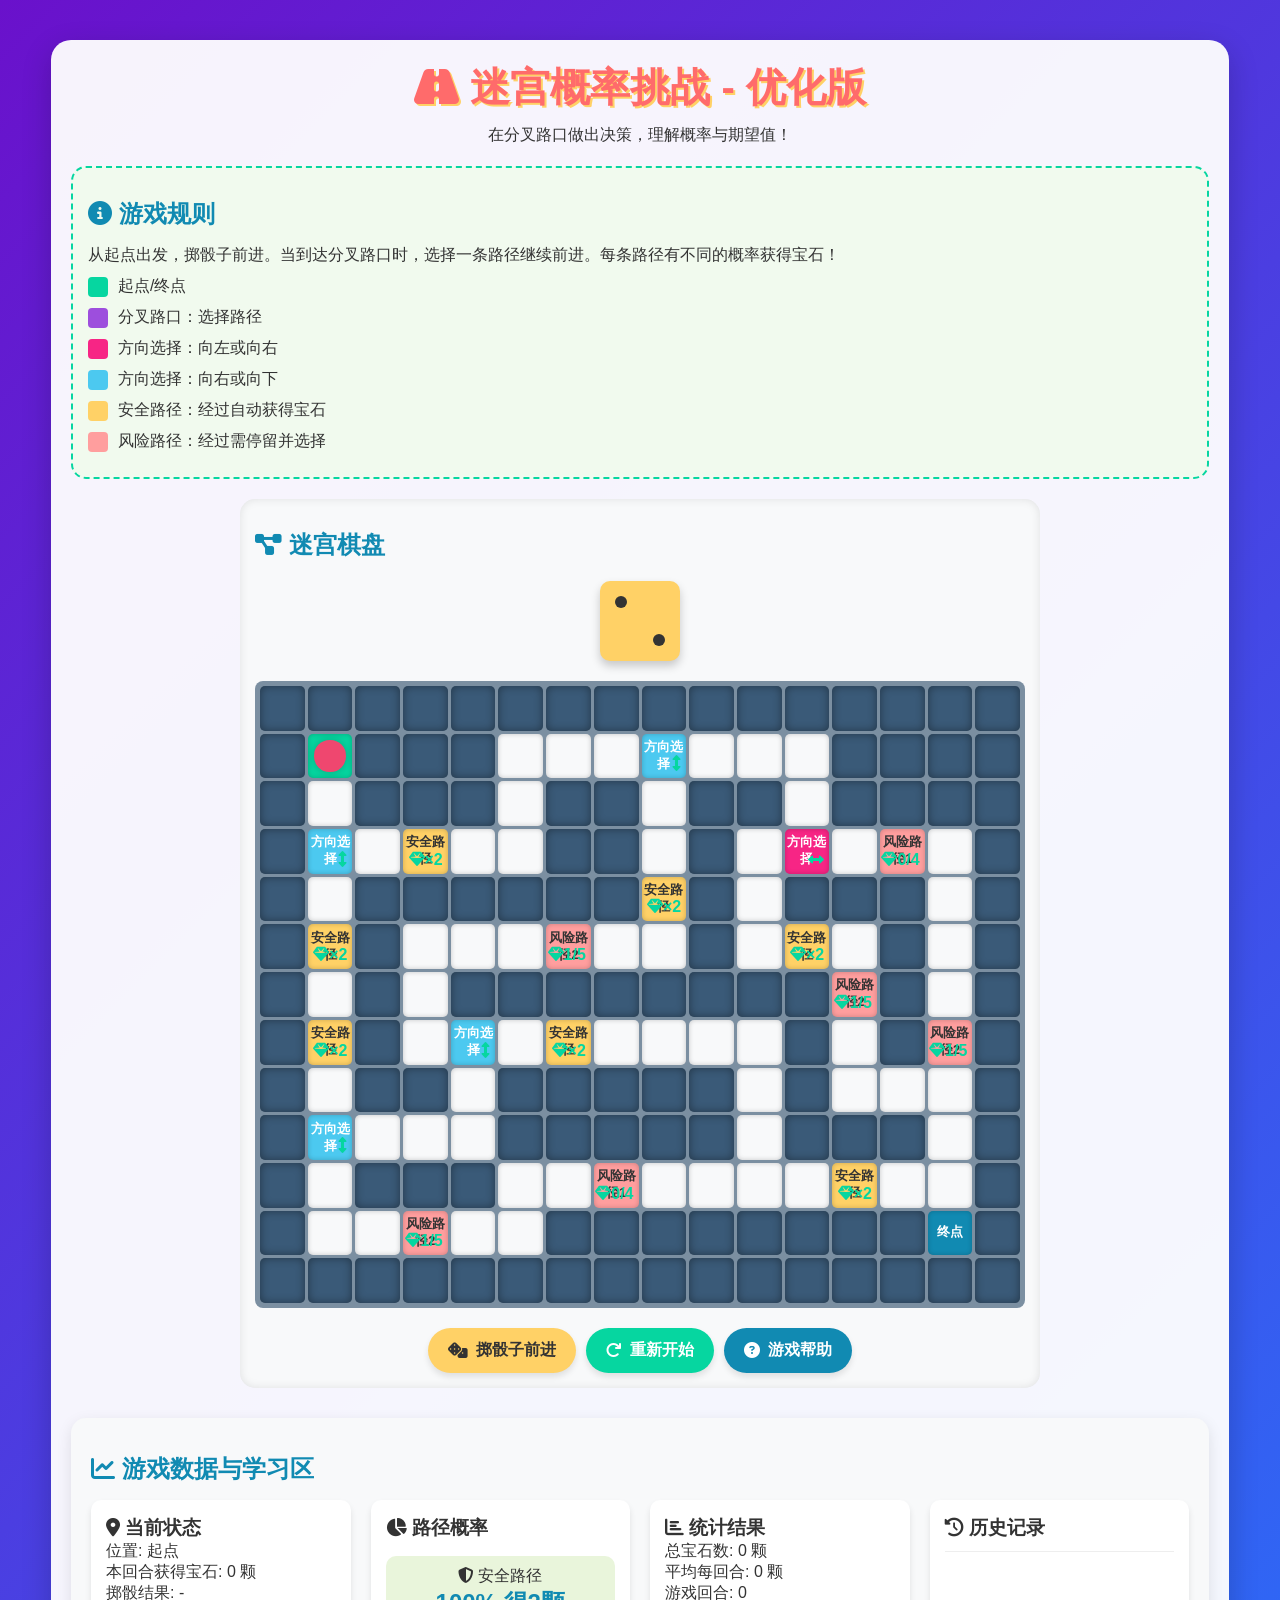
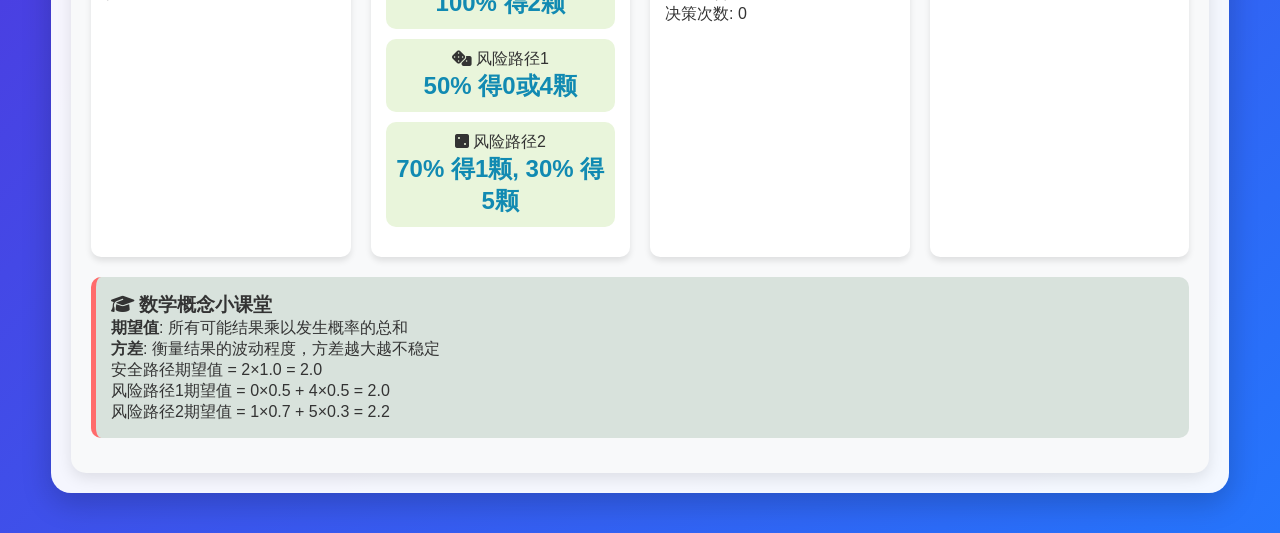
<file: game/宝石迷宫-期望值.html>
<!DOCTYPE html>
<html lang="zh-CN">
<head>
    <meta charset="UTF-8">
    <meta name="viewport" content="width=device-width, initial-scale=1.0">
    <title>迷宫概率挑战 - 优化版</title>
    <link rel="stylesheet" href="https://cdnjs.cloudflare.com/ajax/libs/font-awesome/6.4.0/css/all.min.css">
    <style>
        /* 保持原有样式不变 */
        * {
            box-sizing: border-box;
            margin: 0;
            padding: 0;
            font-family: 'Comic Sans MS', '楷体', sans-serif;
        }
        
        body {
            background: linear-gradient(135deg, #6a11cb 0%, #2575fc 100%);
            min-height: 100vh;
            display: flex;
            flex-direction: column;
            align-items: center;
            padding: 20px;
            color: #333;
        }
        
        .container {
            background-color: rgba(255, 255, 255, 0.95);
            border-radius: 20px;
            box-shadow: 0 10px 30px rgba(0, 0, 0, 0.2);
            width: 95%;
            max-width: 1200px;
            padding: 20px;
            margin: 20px 0;
        }
        
        header {
            text-align: center;
            margin-bottom: 20px;
        }
        
        h1 {
            color: #ff6b6b;
            font-size: 2.5rem;
            text-shadow: 2px 2px 0 #ffd166;
            margin-bottom: 10px;
        }
        
        h2 {
            color: #118ab2;
            margin: 15px 0;
        }
        
        .game-info {
            background: #f1faee;
            border-radius: 15px;
            padding: 15px;
            margin-bottom: 20px;
            border: 2px dashed #06d6a0;
        }
        
        .maze-container {
            background: #f8f9fa;
            border-radius: 15px;
            padding: 15px;
            box-shadow: inset 0 0 10px rgba(0, 0, 0, 0.1);
            position: relative;
            max-width: 800px;
            margin: 0 auto 30px;
        }
        
        .maze {
            display: grid;
            grid-template-columns: repeat(16, 1fr);
            grid-gap: 3px;
            margin: 0 auto;
            background: #7b8fa1;
            padding: 5px;
            border-radius: 8px;
        }
        
        .cell {
            aspect-ratio: 1;
            border-radius: 5px;
            display: flex;
            align-items: center;
            justify-content: center;
            font-weight: bold;
            cursor: pointer;
            transition: all 0.3s ease;
            box-shadow: inset 0 0 5px rgba(0, 0, 0, 0.2);
            position: relative;
            font-size: 0.8rem;
            text-align: center;
        }
        
        .path {
            background: #f8f9fa;
        }
        
        .wall {
            background: #3a5a78;
            box-shadow: inset 0 0 10px rgba(0, 0, 0, 0.4);
            cursor: not-allowed;
        }
        
        .start {
            background: #06d6a0;
            color: white;
        }
        
        .safe {
            background: #ffd166;
        }
        
        .risk {
            background: #ff9e9e;
        }
        
        .end {
            background: #118ab2;
            color: white;
        }
        
        .decision {
            background: #9d4edd;
            color: white;
            animation: pulse 2s infinite;
        }
        
        .direction-decision {
            background: #f72585;
            color: white;
            animation: pulse 2s infinite;
        }
        
        .direction-decision-2 {
            background: #4cc9f0;
            color: white;
            animation: pulse 2s infinite;
        }
        
        @keyframes pulse {
            0% { transform: scale(1); }
            50% { transform: scale(1.05); }
            100% { transform: scale(1); }
        }
        
        .player {
            width: 70%;
            height: 70%;
            background: #ef476f;
            border-radius: 50%;
            box-shadow: 0 0 10px rgba(0, 0, 0, 0.2);
            position: absolute;
            z-index: 10;
            transition: all 0.5s ease;
        }
        
        .gem {
            color: #06d6a0;
            font-size: 1rem;
            position: absolute;
            bottom: 5px;
            right: 5px;
        }
        
        .dice-container {
            display: flex;
            justify-content: center;
            margin: 20px 0;
        }
        
        .dice {
            width: 80px;
            height: 80px;
            border-radius: 10px;
            background: #ffd166;
            display: flex;
            justify-content: center;
            align-items: center;
            font-size: 2rem;
            font-weight: bold;
            box-shadow: 0 5px 10px rgba(0, 0, 0, 0.2);
            position: relative;
            overflow: hidden;
        }
        
        .dice-dot {
            position: absolute;
            width: 12px;
            height: 12px;
            background: #333;
            border-radius: 50%;
        }
        
        .dice-rolling {
            animation: roll 0.5s ease-out;
        }
        
        @keyframes roll {
            0% { transform: rotate(0deg); }
            25% { transform: rotate(90deg); }
            50% { transform: rotate(180deg); }
            75% { transform: rotate(270deg); }
            100% { transform: rotate(360deg); }
        }
        
        .path-info {
            display: flex;
            gap: 10px;
            margin: 10px 0;
            align-items: center;
        }
        
        .color-box {
            width: 20px;
            height: 20px;
            border-radius: 4px;
        }
        
        .controls {
            display: flex;
            gap: 10px;
            margin-top: 20px;
            flex-wrap: wrap;
            justify-content: center;
        }
        
        button {
            padding: 12px 20px;
            border: none;
            border-radius: 50px;
            font-size: 1rem;
            font-weight: bold;
            cursor: pointer;
            transition: all 0.3s ease;
            box-shadow: 0 4px 6px rgba(0, 0, 0, 0.1);
            display: flex;
            align-items: center;
            gap: 8px;
        }
        
        .btn-roll {
            background: #ffd166;
            color: #333;
        }
        
        .btn-reset {
            background: #06d6a0;
            color: white;
        }
        
        .btn-help {
            background: #118ab2;
            color: white;
        }
        
        button:hover {
            transform: translateY(-3px);
            box-shadow: 0 6px 8px rgba(0, 0, 0, 0.15);
        }
        
        button:disabled {
            opacity: 0.6;
            cursor: not-allowed;
            transform: none;
        }
        
        .bottom-section {
            background: #f8f9fa;
            border-radius: 15px;
            padding: 20px;
            margin-top: 30px;
            box-shadow: 0 5px 15px rgba(0, 0, 0, 0.1);
        }
        
        .stats-container {
            display: flex;
            flex-wrap: wrap;
            gap: 20px;
            margin-bottom: 20px;
        }
        
        .stats-box {
            background: white;
            border-radius: 10px;
            padding: 15px;
            box-shadow: 0 4px 6px rgba(0, 0, 0, 0.1);
            flex: 1;
            min-width: 250px;
        }
        
        .stat-value {
            font-size: 1.5rem;
            font-weight: bold;
            color: #118ab2;
        }
        
        .probability-display {
            display: flex;
            gap: 10px;
            margin: 15px 0;
            flex-wrap: wrap;
        }
        
        .prob-item {
            background: #e9f5db;
            padding: 10px;
            border-radius: 10px;
            flex: 1;
            min-width: 120px;
            text-align: center;
            cursor: pointer;
            transition: all 0.3s ease;
        }
        
        .prob-item:hover {
            transform: translateY(-5px);
            box-shadow: 0 5px 15px rgba(0, 0, 0, 0.1);
        }
        
        .learning-tip {
            background: #d8e2dc;
            padding: 15px;
            border-radius: 10px;
            margin: 15px 0;
            border-left: 5px solid #ff6b6b;
        }
        
        .modal {
            display: none;
            position: fixed;
            top: 0;
            left: 0;
            width: 100%;
            height: 100%;
            background: rgba(0, 0, 0, 0.5);
            justify-content: center;
            align-items: center;
            z-index: 100;
        }
        
        .modal-content {
            background: white;
            padding: 30px;
            border-radius: 20px;
            max-width: 500px;
            width: 90%;
            max-height: 80vh;
            overflow-y: auto;
            position: relative;
        }
        
        .close {
            position: absolute;
            top: 15px;
            right: 15px;
            font-size: 1.5rem;
            font-weight: bold;
            cursor: pointer;
        }
        
        .decision-modal {
            text-align: center;
        }
        
        .path-options {
            display: flex;
            justify-content: center;
            gap: 20px;
            margin: 20px 0;
            flex-wrap: wrap;
        }
        
        .path-option {
            padding: 15px;
            border-radius: 10px;
            cursor: pointer;
            transition: all 0.3s ease;
            width: 150px;
            text-align: center;
            box-shadow: 0 4px 8px rgba(0, 0, 0, 0.1);
        }
        
        .path-option:hover {
            transform: translateY(-5px);
            box-shadow: 0 8px 15px rgba(0, 0, 0, 0.1);
        }
        
        .safe-option {
            background: #ffd166;
        }
        
        .risk-option {
            background: #ff9e9e;
        }
        
        .left-option {
            background: #4cc9f0;
        }
        
        .right-option {
            background: #f72585;
        }
        
        .down-option {
            background: #9d4edd;
        }
        
        /* 历史记录样式 */
        .history-container {
            max-height: 200px;
            overflow-y: auto;
            margin-top: 10px;
            border-top: 1px solid #eee;
            padding-top: 10px;
        }
        
        .history-item {
            padding: 8px 0;
            border-bottom: 1px solid #eee;
            font-size: 0.9rem;
        }
        
        .history-item:nth-child(odd) {
            background-color: #f9f9f9;
        }
        
        @media (max-width: 768px) {
            h1 {
                font-size: 2rem;
            }
            
            .cell {
                font-size: 0.7rem;
            }
            
            .maze {
                grid-template-columns: repeat(12, 1fr);
            }
            
            .stats-container {
                flex-direction: column;
            }
        }
    </style>
</head>
<body>
    <div class="container">
        <header>
            <h1><i class="fas fa-road"></i> 迷宫概率挑战 - 优化版</h1>
            <p>在分叉路口做出决策，理解概率与期望值！</p>
        </header>
        
        <div class="game-info">
            <h2><i class="fas fa-info-circle"></i> 游戏规则</h2>
            <p>从起点出发，掷骰子前进。当到达分叉路口时，选择一条路径继续前进。每条路径有不同的概率获得宝石！</p>
            <div class="path-info">
                <div class="color-box" style="background: #06d6a0;"></div>
                <span>起点/终点</span>
            </div>
            <div class="path-info">
                <div class="color-box" style="background: #9d4edd;"></div>
                <span>分叉路口：选择路径</span>
            </div>
            <div class="path-info">
                <div class="color-box" style="background: #f72585;"></div>
                <span>方向选择：向左或向右</span>
            </div>
            <div class="path-info">
                <div class="color-box" style="background: #4cc9f0;"></div>
                <span>方向选择：向右或向下</span>
            </div>
            <div class="path-info">
                <div class="color-box" style="background: #ffd166;"></div>
                <span>安全路径：经过自动获得宝石</span>
            </div>
            <div class="path-info">
                <div class="color-box" style="background: #ff9e9e;"></div>
                <span>风险路径：经过需停留并选择</span>
            </div>
        </div>
        
        <div class="maze-container">
            <h2><i class="fas fa-project-diagram"></i> 迷宫棋盘</h2>
            
            <div class="dice-container">
                <div class="dice" id="dice">
                    <div class="dice-dot" style="top: 15px; left: 15px;"></div>
                    <div class="dice-dot" style="bottom: 15px; right: 15px;"></div>
                </div>
            </div>
            
            <div class="maze">
                <!-- 迷宫格子将由JavaScript生成 -->
            </div>
            
            <div class="controls">
                <button class="btn-roll" id="roll-btn"><i class="fas fa-dice"></i> 掷骰子前进</button>
                <button class="btn-reset"><i class="fas fa-redo"></i> 重新开始</button>
                <button class="btn-help"><i class="fas fa-question-circle"></i> 游戏帮助</button>
            </div>
        </div>
        
        <div class="bottom-section">
            <h2><i class="fas fa-chart-line"></i> 游戏数据与学习区</h2>
            
            <div class="stats-container">
                <div class="stats-box">
                    <h3><i class="fas fa-map-marker-alt"></i> 当前状态</h3>
                    <p>位置: <span id="current-position">起点</span></p>
                    <p>本回合获得宝石: <span id="current-gems">0</span> 颗</p>
                    <p>掷骰结果: <span id="dice-result">-</span></p>
                </div>
                
                <div class="stats-box">
                    <h3><i class="fas fa-chart-pie"></i> 路径概率</h3>
                    <div class="probability-display">
                        <div class="prob-item">
                            <p><i class="fas fa-shield-alt"></i> 安全路径</p>
                            <p class="stat-value">100% 得2颗</p>
                        </div>
                        <div class="prob-item">
                            <p><i class="fas fa-dice"></i> 风险路径1</p>
                            <p class="stat-value">50% 得0或4颗</p>
                        </div>
                        <div class="prob-item">
                            <p><i class="fas fa-dice-two"></i> 风险路径2</p>
                            <p class="stat-value">70% 得1颗, 30% 得5颗</p>
                        </div>
                    </div>
                </div>
                
                <div class="stats-box">
                    <h3><i class="fas fa-chart-bar"></i> 统计结果</h3>
                    <p>总宝石数: <span id="total-gems">0</span> 颗</p>
                    <p>平均每回合: <span id="average-gems">0</span> 颗</p>
                    <p>游戏回合: <span id="turns">0</span></p>
                    <p>决策次数: <span id="decisions">0</span></p>
                </div>
                
                <div class="stats-box">
                    <h3><i class="fas fa-history"></i> 历史记录</h3>
                    <div class="history-container" id="history-container">
                        <div class="history-item">游戏开始</div>
                    </div>
                </div>
            </div>
            
            <div class="learning-tip">
                <h3><i class="fas fa-graduation-cap"></i> 数学概念小课堂</h3>
                <p><strong>期望值</strong>: 所有可能结果乘以发生概率的总和</p>
                <p><strong>方差</strong>: 衡量结果的波动程度，方差越大越不稳定</p>
                <p>安全路径期望值 = 2×1.0 = 2.0</p>
                <p>风险路径1期望值 = 0×0.5 + 4×0.5 = 2.0</p>
                <p>风险路径2期望值 = 1×0.7 + 5×0.3 = 2.2</p>
            </div>
        </div>
    </div>
</div>

<div class="modal" id="help-modal">
    <div class="modal-content">
        <span class="close">&times;</span>
        <h2><i class="fas fa-question-circle"></i> 游戏帮助</h2>
        <p>欢迎参加迷宫概率挑战！这是一个帮助小学生理解概率和决策的数学游戏。</p>
        
        <h3>如何玩：</h3>
        <ol>
            <li>从起点开始，每次掷骰子前进</li>
            <li>当到达分叉路口（紫色格子）时，选择你想走的路径</li>
            <li>当到达方向选择点（粉色或蓝色格子）时，选择移动方向</li>
            <li>不同路径有不同概率获得宝石：</li>
            <ul>
                <li>安全路径（黄色）：经过自动获得2颗宝石</li>
                <li>风险路径（红色）：经过时需要停留并做出选择，有概率获得宝石</li>
            </ul>
            <li>记录你的选择结果，看看哪条路平均获得宝石最多！</li>
        </ol>
        
        <h3>学习目标：</h3>
        <ul>
            <li>理解概率的基本概念</li>
            <li>学习期望值的计算方法</li>
            <li>了解方差如何衡量风险</li>
            <li>培养基于数据的决策能力</li>
        </ul>
    </div>
</div>

<div class="modal" id="decision-modal">
    <div class="modal-content decision-modal">
        <h2><i class="fas fa-road"></i> 分叉路口</h2>
        <p>现在你获得一把钥匙请选择你要打开的宝箱：</p>
        <p>且这把钥匙只能打开这一轮的宝箱</p>
        <div class="path-options">
            <div class="path-option safe-option">
                <h3>普通宝箱</h3>
                <p class="stat-value">2颗宝石</p>
                <p><i class="fas fa-shield-alt"></i></p>
            </div>
            
            <div class="path-option risk-option">
                <h3>神秘宝箱</h3>
                <p>70%几率获得1颗</p>
                <p>30%几率获得5颗</p>
                <p class="stat-value">期望值: 2.2</p>
                <p><i class="fas fa-dice"></i></p>
            </div>
        </div>
        
        <p>提示：普通宝箱方差为0，神秘方差较高！</p>
    </div>
</div>

<!-- 风险路径1的新模态框，包含两个选项 -->
<div class="modal" id="risk1-modal">
    <div class="modal-content decision-modal">
        <h2><i class="fas fa-exclamation-triangle"></i> 风险路径1选择</h2>
        <p>现在你获得一把钥匙请选择你要打开的宝箱：</p>
        <p>且这把钥匙只能打开这一轮的宝箱</p>
        <div class="path-options">
            <div class="path-option safe-option">
                <h3>普通宝箱</h3>
                <p class="stat-value">2颗宝石</p>
                <p><i class="fas fa-shield-alt"></i></p>
            </div>
            
            <div class="path-option risk-option">
                <h3>神秘宝箱</h3>
                <p>50%几率获得0颗</p>
                <p>50%几率获得4颗</p>
                <p class="stat-value">期望值: 2.0</p>
                <p><i class="fas fa-dice"></i></p>
            </div>
        </div>
        
        <p>提示：两种选择的期望值相同，但风险不同！</p>
    </div>
</div>

<div class="modal" id="direction-modal">
    <div class="modal-content decision-modal">
        <h2><i class="fas fa-arrows-alt-h"></i> 方向选择</h2>
        <p id="direction-modal-text">请选择你要前进的方向：</p>
        
        <div class="path-options" id="direction-options">
            <!-- 方向选项将由JavaScript动态生成 -->
        </div>
        
        <p id="direction-modal-hint">提示：不同方向可能导致不同的奖励！</p>
    </div>
</div>

<script>
    document.addEventListener('DOMContentLoaded', function() {
        // 迷宫设计 - 0墙/1路径/2起点/3终点/4安全/5风险1/6风险2(决策点)/7方向1/8方向2
        const mazeDesign = [
                [0, 0, 0, 0, 0, 0, 0, 0, 0, 0, 0, 0, 0, 0, 0, 0],
                [0, 2, 0, 0, 0, 1, 1, 1, 8, 1, 1, 1, 0, 0, 0, 0],
                [0, 1, 0, 0, 0, 1, 0, 0, 1, 0, 0, 1, 0, 0, 0, 0],
                [0, 8, 1, 4, 1, 1, 0, 0, 1, 0, 1, 7, 1, 5, 1, 0],
                [0, 1, 0, 0, 0, 0, 0, 0, 4, 0, 1, 0, 0, 0, 1, 0],
                [0, 4, 0, 1, 1, 1, 6, 1, 1, 0, 1, 4, 1, 0, 1, 0],
                [0, 1, 0, 1, 0, 0, 0, 0, 0, 0, 0, 0, 6, 0, 1, 0],
                [0, 4, 0, 1, 8, 1, 4, 1, 1, 1, 1, 0, 1, 0, 6, 0],
                [0, 1, 0, 0, 1, 0, 0, 0, 0, 0, 1, 0, 1, 1, 1, 0],
		[0, 8, 1, 1, 1, 0, 0, 0, 0, 0, 1, 0, 0, 0, 1, 0],
	 	[0, 1, 0, 0, 0, 1, 1, 5, 1, 1, 1, 1, 4, 1, 1, 0],
                [0, 1, 1, 6, 1, 1, 0, 0, 0, 0, 0, 0, 0, 0, 3, 0],
		[0, 0, 0, 0, 0, 0, 0, 0, 0, 0, 0, 0, 0, 0, 0, 0]        
        ];
        
        // 路径属性（5=风险1决策点，6=风险2决策点，7=方向1，8=方向2）
        const pathAttributes = {
            4: {type: 'safe', gems: 2, probability: 1.0, description: "安全路径：稳定获得2颗宝石"},
            5: {type: 'risk', gems: [0, 4], probability: [0.5, 0.5], description: "风险路径1（决策点）：50%得0颗，50%得4颗"},
            6: {type: 'risk', gems: [1, 5], probability: [0.7, 0.3], description: "风险路径2（决策点）：70%得1颗，30%得5颗"},
            7: {type: 'direction', description: "方向选择1（决策点）：向左或向右"},
            8: {type: 'direction2', description: "方向选择2（决策点）：向右或向下"}
        };
        
        // 游戏状态
        const gameState = {
            currentPosition: {row: 1, col: 1},
            previousPosition: null,
            totalGems: 0,
            turns: 0,
            currentGems: 0,
            diceValue: 0,
            gameOver: false,
            remainingSteps: 0,
            decisions: 0,
            atDecisionPoint: false,
            atDirectionPoint: false,
            moveHistory: [],
            history: [],
            selectedDirection: null,
            hasProcessedDecision: false,
            currentDecisionType: null
        };
        
        // 生成迷宫
        const mazeElement = document.querySelector('.maze');
        mazeElement.style.gridTemplateColumns = `repeat(${mazeDesign[0].length}, 1fr)`;
        
        for (let row = 0; row < mazeDesign.length; row++) {
            for (let col = 0; col < mazeDesign[row].length; col++) {
                const cell = document.createElement('div');
                const cellType = mazeDesign[row][col];
                
                if (cellType === 0) {
                    cell.className = 'cell wall';
                } else {
                    cell.className = 'cell path';
                    
                    if (cellType === 2) {
                        cell.classList.add('start');
                        cell.innerHTML = '起点';
                    } else if (cellType === 3) {
                        cell.classList.add('end');
                        cell.innerHTML = '终点';
                    } else if (cellType === 4) {
                        cell.classList.add('safe');
                        cell.innerHTML = '安全路径<div class="gem"><i class="fas fa-gem"></i>×2</div>';
                    } else if (cellType === 5) {
                        cell.classList.add('risk');
                        cell.innerHTML = '风险路径1<div class="gem"><i class="fas fa-gem"></i>0/4</div>';
                    } else if (cellType === 6) {
                        cell.classList.add('risk');
                        cell.innerHTML = '风险路径2<div class="gem"><i class="fas fa-gem"></i>1/5</div>';
                    } else if (cellType === 7) {
                        cell.classList.add('direction-decision');
                        cell.innerHTML = '方向选择<div class="gem"><i class="fas fa-arrows-alt-h"></i></div>';
                    } else if (cellType === 8) {
                        cell.classList.add('direction-decision-2');
                        cell.innerHTML = '方向选择<div class="gem"><i class="fas fa-arrows-alt-v"></i></div>';
                    }
                }
                
                cell.dataset.row = row;
                cell.dataset.col = col;
                mazeElement.appendChild(cell);
            }
        }
        
        // 添加玩家到起点
        addPlayerToPosition(gameState.currentPosition.row, gameState.currentPosition.col);
        updateGameStats();
        
        // 更新游戏状态显示
        function updateGameStats() {
            document.getElementById('current-position').textContent = 
                (mazeDesign[gameState.currentPosition.row][gameState.currentPosition.col] === 2) ? '起点' : 
                (mazeDesign[gameState.currentPosition.row][gameState.currentPosition.col] === 3) ? '终点' : 
                `位置 (${gameState.currentPosition.row}, ${gameState.currentPosition.col})`;
            
            document.getElementById('current-gems').textContent = gameState.currentGems;
            document.getElementById('total-gems').textContent = gameState.totalGems;
            document.getElementById('average-gems').textContent = 
                gameState.turns > 0 ? (gameState.totalGems / gameState.turns).toFixed(2) : '0';
            document.getElementById('turns').textContent = gameState.turns;
            document.getElementById('dice-result').textContent = gameState.diceValue > 0 ? gameState.diceValue : '-';
            document.getElementById('decisions').textContent = gameState.decisions;
            
            // 更新历史记录显示
            updateHistoryDisplay();
            
            if (gameState.gameOver) {
                document.getElementById('roll-btn').disabled = true;
            }
        }
        
        // 添加历史记录
        function addToHistory(text) {
            const timestamp = new Date().toLocaleTimeString();
            gameState.history.push({ time: timestamp, text: text });
            if (gameState.history.length > 20) {
                gameState.history.shift();
            }
            updateHistoryDisplay();
        }
        
        // 更新历史记录显示
        function updateHistoryDisplay() {
            const container = document.getElementById('history-container');
            container.innerHTML = '';
            
            gameState.history.forEach(item => {
                const historyItem = document.createElement('div');
                historyItem.className = 'history-item';
                historyItem.innerHTML = `<strong>[${item.time}]</strong> ${item.text}`;
                container.appendChild(historyItem);
            });
            
            container.scrollTop = container.scrollHeight;
        }
        
        // 添加玩家到指定位置
        function addPlayerToPosition(row, col) {
            const existingPlayer = document.querySelector('.player');
            if (existingPlayer) existingPlayer.remove();
            
            const cell = document.querySelector(`.cell[data-row="${row}"][data-col="${col}"]`);
            if (cell) {
                const playerDiv = document.createElement('div');
                playerDiv.className = 'player';
                cell.appendChild(playerDiv);
            }
        }
        
        // 掷骰子动画
        function animateDice(value, callback) {
            const dice = document.getElementById('dice');
            dice.innerHTML = '';
            dice.classList.add('dice-rolling');
            
            const dots = {
                1: [[0, 0]],
                2: [[-15, -15], [15, 15]],
                3: [[-15, -15], [0, 0], [15, 15]],
                4: [[-15, -15], [-15, 15], [15, -15], [15, 15]],
                5: [[-15, -15], [-15, 15], [0, 0], [15, -15], [15, 15]],
                6: [[-15, -15], [-15, 0], [-15, 15], [15, -15], [15, 0], [15, 15]]
            };
            
            dots[value].forEach(pos => {
                const dot = document.createElement('div');
                dot.className = 'dice-dot';
                dot.style.top = `calc(50% + ${pos[0]}px)`;
                dot.style.left = `calc(50% + ${pos[1]}px)`;
                dice.appendChild(dot);
            });
            
            setTimeout(() => {
                dice.classList.remove('dice-rolling');
                if (callback) callback();
            }, 500);
        }
        
        // 获取可移动的方向
        function getPossibleDirections(row, col) {
            const directions = [];
            
            if (col + 1 < mazeDesign[row].length && mazeDesign[row][col+1] !== 0) {
                directions.push({row, col: col+1, direction: 'right'});
            }
            if (row + 1 < mazeDesign.length && mazeDesign[row+1][col] !== 0) {
                directions.push({row: row+1, col, direction: 'down'});
            }
            if (col - 1 >= 0 && mazeDesign[row][col-1] !== 0) {
                directions.push({row, col: col-1, direction: 'left'});
            }
            if (row - 1 >= 0 && mazeDesign[row-1][col] !== 0) {
                directions.push({row: row-1, col, direction: 'up'});
            }
            
            return directions;
        }
        
        // 选择最佳移动方向（避免走回头路）
        function chooseBestDirection(possibleDirections) {
            if (possibleDirections.length > 1 && gameState.previousPosition) {
                return possibleDirections.filter(dir => 
                    !(dir.row === gameState.previousPosition.row && dir.col === gameState.previousPosition.col)
                )[0] || possibleDirections[0];
            }
            return possibleDirections[0];
        }
        
        // 检查当前格子是否为决策点（5/6/7/8）
        function isDecisionPoint(cellType) {
            return cellType === 5 || cellType === 6 || cellType === 7 || cellType === 8;
        }
        
        // 处理决策点逻辑
        function handleDecisionPoint(cellType) {
            gameState.atDecisionPoint = cellType === 5 || cellType === 6;
            gameState.atDirectionPoint = cellType === 7 || cellType === 8;
            gameState.currentDecisionType = cellType;
            gameState.hasProcessedDecision = false;
            
            // 记录到达决策点的历史
            const decisionType = cellType === 7 || cellType === 8 ? "方向选择点" : "风险决策点";
            addToHistory(`到达${decisionType}，请做出选择`);
            
            setTimeout(() => {
                if (cellType === 5) {
                    showRisk1Modal();
                } else if (cellType === 6) {
                    showDecisionModal();
                } else {
                    showDirectionModal();
                }
            }, 500);
        }
        
        // 移动玩家
        function movePlayer() {
            // 若游戏结束，停止移动
            if (gameState.gameOver) {
                return;
            }
            
            // 检查是否还有剩余步数
            if (gameState.remainingSteps <= 0) {
                // 移动结束时，检查是否停在决策点且未处理
                const finalCellType = mazeDesign[gameState.currentPosition.row][gameState.currentPosition.col];
                if (isDecisionPoint(finalCellType) && !gameState.hasProcessedDecision) {
                    // 强制处理决策，即使步数已用完
                    handleDecisionPoint(finalCellType);
                } else {
                    processCellReward();
                }
                return;
            }
            
            const {row, col} = gameState.currentPosition;
            const possibleDirections = getPossibleDirections(row, col);
            
            if (possibleDirections.length === 0) {
                gameState.remainingSteps = 0;
                processCellReward();
                return;
            }
            
            // 确定下一步移动方向
            let nextMove;
            if (gameState.selectedDirection) {
                nextMove = possibleDirections.find(dir => dir.direction === gameState.selectedDirection);
                gameState.selectedDirection = null;
            }
            if (!nextMove) {
                nextMove = chooseBestDirection(possibleDirections);
            }
            
            // 记录历史位置，更新当前位置
            gameState.previousPosition = {row, col};
            gameState.currentPosition = {row: nextMove.row, col: nextMove.col};
            addPlayerToPosition(nextMove.row, nextMove.col);
            gameState.remainingSteps--;
            
            // 添加移动记录
            addToHistory(`移动到位置 (${nextMove.row}, ${nextMove.col})`);
            
            // 获取下一步格子类型
            const nextCellType = mazeDesign[nextMove.row][nextMove.col];
            
            // 检查是否为终点
            if (nextCellType === 3) {
                gameState.gameOver = true;
                addToHistory("到达终点！游戏结束");
                setTimeout(() => {
                    alert(`恭喜！你已到达终点！\n总共获得 ${gameState.totalGems} 颗宝石！`);
                    updateGameStats();
                }, 500);
                return;
            }
            
            // 检查是否为决策点且未处理过，立即处理
            if (isDecisionPoint(nextCellType) && !gameState.hasProcessedDecision) {
                handleDecisionPoint(nextCellType);
                return; // 暂停移动，等待决策完成
            }
            
            // 继续移动
            setTimeout(movePlayer, 300);
        }
        
        // 处理当前格子的奖励（非决策点）
        function processCellReward() {
            const cellType = mazeDesign[gameState.currentPosition.row][gameState.currentPosition.col];
            
            if (pathAttributes[cellType] && !isDecisionPoint(cellType)) {
                const attr = pathAttributes[cellType];
                
                if (attr.type === 'safe') {
                    gameState.currentGems = attr.gems;
                    gameState.totalGems += attr.gems;
                    addToHistory(`获得安全路径奖励：${attr.gems}颗宝石`);
                    setTimeout(() => {
                        alert(`安全路径！自动获得 ${attr.gems} 颗宝石！`);
                        updateGameStats();
                    }, 500);
                }
            }
            
            updateGameStats();
        }
        
        // 显示风险路径1决策模态框（现在包含两个选项）
        function showRisk1Modal() {
            document.getElementById('risk1-modal').style.display = 'flex';
            
            document.querySelectorAll('#risk1-modal .path-option').forEach(option => {
                option.onclick = function() {
                    document.getElementById('risk1-modal').style.display = 'none';
                    gameState.atDecisionPoint = false;
                    gameState.decisions++;
                    gameState.hasProcessedDecision = true;
                    
                    if (this.classList.contains('safe-option')) {
                        // 普通宝箱：固定获得2颗宝石
                        gameState.currentGems = 2;
                        gameState.totalGems += 2;
                        addToHistory("风险路径1选择普通宝箱：获得2颗宝石");
                        
                        setTimeout(() => {
                            alert("你选择了普通宝箱，获得2颗宝石！");
                            updateGameStats();
                            movePlayer();
                        }, 300);
                    } else {
                        // 神秘宝箱：50%得0颗，50%得4颗
                        const rand = Math.random();
                        const gems = rand < 0.5 ? 0 : 4;
                        gameState.currentGems = gems;
                        gameState.totalGems += gems;
                        addToHistory(`风险路径1选择神秘宝箱：${rand < 0.5 ? "获得0颗宝石" : "获得4颗宝石"}`);
                        
                        setTimeout(() => {
                            alert(`你选择了神秘宝箱，${rand < 0.5 ? "很遗憾，没有获得宝石！" : "恭喜，获得4颗宝石！"}`);
                            updateGameStats();
                            movePlayer();
                        }, 300);
                    }
                };
            });
        }
        
        // 显示风险路径2决策模态框
        function showDecisionModal() {
            document.getElementById('decision-modal').style.display = 'flex';
            
            document.querySelectorAll('#decision-modal .path-option').forEach(option => {
                option.onclick = function() {
                    document.getElementById('decision-modal').style.display = 'none';
                    gameState.atDecisionPoint = false;
                    gameState.decisions++;
                    gameState.hasProcessedDecision = true;
                    
                    if (this.classList.contains('safe-option')) {
                        // 安全选择（普通宝箱）
                        gameState.currentGems = 2;
                        gameState.totalGems += 2;
                        addToHistory("风险路径2选择普通宝箱：获得2颗宝石");
                        
                        setTimeout(() => {
                            alert("你选择了普通宝箱，获得2颗宝石！");
                            updateGameStats();
                            movePlayer();
                        }, 300);
                    } else {
                        // 风险选择（神秘宝箱）
                        const rand = Math.random();
                        const gems = rand < 0.7 ? 1 : 5;
                        gameState.currentGems = gems;
                        gameState.totalGems += gems;
                        addToHistory(`风险路径2选择神秘宝箱：${rand < 0.7 ? "获得1颗宝石" : "获得5颗宝石"}`);
                        
                        setTimeout(() => {
                            alert(`你选择了神秘宝箱，${rand < 0.7 ? "获得1颗宝石！" : "获得5颗宝石！"}`);
                            updateGameStats();
                            movePlayer();
                        }, 300);
                    }
                };
            });
        }
        
        // 显示方向选择模态框
        function showDirectionModal() {
            const modal = document.getElementById('direction-modal');
            const optionsContainer = document.getElementById('direction-options');
            const modalText = document.getElementById('direction-modal-text');
            const modalHint = document.getElementById('direction-modal-hint');
            
            optionsContainer.innerHTML = '';
            
            if (gameState.currentDecisionType === 7) {
                modalText.textContent = "请选择你要前进的方向：";
                modalHint.textContent = "提示：不同方向可能导致不同的奖励！";
                
                // 向左选项
                const leftOption = document.createElement('div');
                leftOption.className = 'path-option left-option';
                leftOption.innerHTML = `
                    <h3>向左走</h3>
                    <p>探索左侧路径</p>
                    <p><i class="fas fa-arrow-left"></i></p>
                `;
                leftOption.onclick = () => completeDirectionSelection('left');
                optionsContainer.appendChild(leftOption);
                
                // 向右选项
                const rightOption = document.createElement('div');
                rightOption.className = 'path-option right-option';
                rightOption.innerHTML = `
                    <h3>向右走</h3>
                    <p>探索右侧路径</p>
                    <p><i class="fas fa-arrow-right"></i></p>
                `;
                rightOption.onclick = () => completeDirectionSelection('right');
                optionsContainer.appendChild(rightOption);
                
            } else if (gameState.currentDecisionType === 8) {
                modalText.textContent = "请选择你要前进的方向：";
                modalHint.textContent = "提示：不同方向可能导致不同的奖励！";
                
                // 向右选项
                const rightOption = document.createElement('div');
                rightOption.className = 'path-option right-option';
                rightOption.innerHTML = `
                    <h3>向右走</h3>
                    <p>探索右侧路径</p>
                    <p><i class="fas fa-arrow-right"></i></p>
                `;
                rightOption.onclick = () => completeDirectionSelection('right');
                optionsContainer.appendChild(rightOption);
                
                // 向下选项
                const downOption = document.createElement('div');
                downOption.className = 'path-option down-option';
                downOption.innerHTML = `
                    <h3>向下走</h3>
                    <p>探索下方路径</p>
                    <p><i class="fas fa-arrow-down"></i></p>
                `;
                downOption.onclick = () => completeDirectionSelection('down');
                optionsContainer.appendChild(downOption);
            }
            
            modal.style.display = 'flex';
            
            function completeDirectionSelection(direction) {
                modal.style.display = 'none';
                gameState.atDirectionPoint = false;
                gameState.decisions++;
                gameState.hasProcessedDecision = true;
                gameState.selectedDirection = direction;
                
                addToHistory(`选择向${direction === 'left' ? '左' : direction === 'right' ? '右' : '下'}走`);
                
                setTimeout(() => {
                    alert(`你选择了向${direction === 'left' ? '左' : direction === 'right' ? '右' : '下'}走！`);
                    movePlayer();
                }, 300);
            }
        }
        
        // 掷骰子前进
        document.getElementById('roll-btn').addEventListener('click', function() {
            if (gameState.gameOver) {
                alert('你已经到达终点！请点击"重新开始"再玩一次。');
                return;
            }
            
            if (gameState.atDecisionPoint || gameState.atDirectionPoint) {
                alert('请先在决策点做出选择！');
                return;
            }
            
            this.disabled = true;
            const diceValue = Math.floor(Math.random() * 6) + 1;
            gameState.diceValue = diceValue;
            gameState.turns++;
            gameState.remainingSteps = diceValue;
            gameState.currentGems = 0;
            gameState.hasProcessedDecision = false;
            
            addToHistory(`掷骰子得到 ${diceValue} 点，前进${diceValue}步`);
            
            animateDice(diceValue, () => {
                movePlayer();
                this.disabled = false;
                updateGameStats();
            });
        });
        
        // 重新开始游戏
        document.querySelector('.btn-reset').addEventListener('click', function() {
            gameState.currentPosition = {row: 1, col: 1};
            gameState.previousPosition = null;
            gameState.totalGems = 0;
            gameState.turns = 0;
            gameState.currentGems = 0;
            gameState.diceValue = 0;
            gameState.gameOver = false;
            gameState.remainingSteps = 0;
            gameState.decisions = 0;
            gameState.atDecisionPoint = false;
            gameState.atDirectionPoint = false;
            gameState.moveHistory = [];
            gameState.history = [];
            gameState.selectedDirection = null;
            gameState.hasProcessedDecision = false;
            gameState.currentDecisionType = null;
            
            addPlayerToPosition(gameState.currentPosition.row, gameState.currentPosition.col);
            addToHistory("游戏重新开始");
            updateGameStats();
            document.getElementById('roll-btn').disabled = false;
            alert('游戏已重置！从起点重新开始。');
        });
        
        // 显示帮助模态框
        document.querySelector('.btn-help').addEventListener('click', function() {
            document.getElementById('help-modal').style.display = 'flex';
        });
        
        // 关闭模态框
        document.querySelectorAll('.close').forEach(closeBtn => {
            closeBtn.addEventListener('click', function() {
                this.closest('.modal').style.display = 'none';
            });
        });
        
        // 点击模态框外部关闭
        window.addEventListener('click', function(event) {
            if (event.target.classList.contains('modal')) {
                event.target.style.display = 'none';
            }
        });
    });
</script>
</body>
</html>
</file>
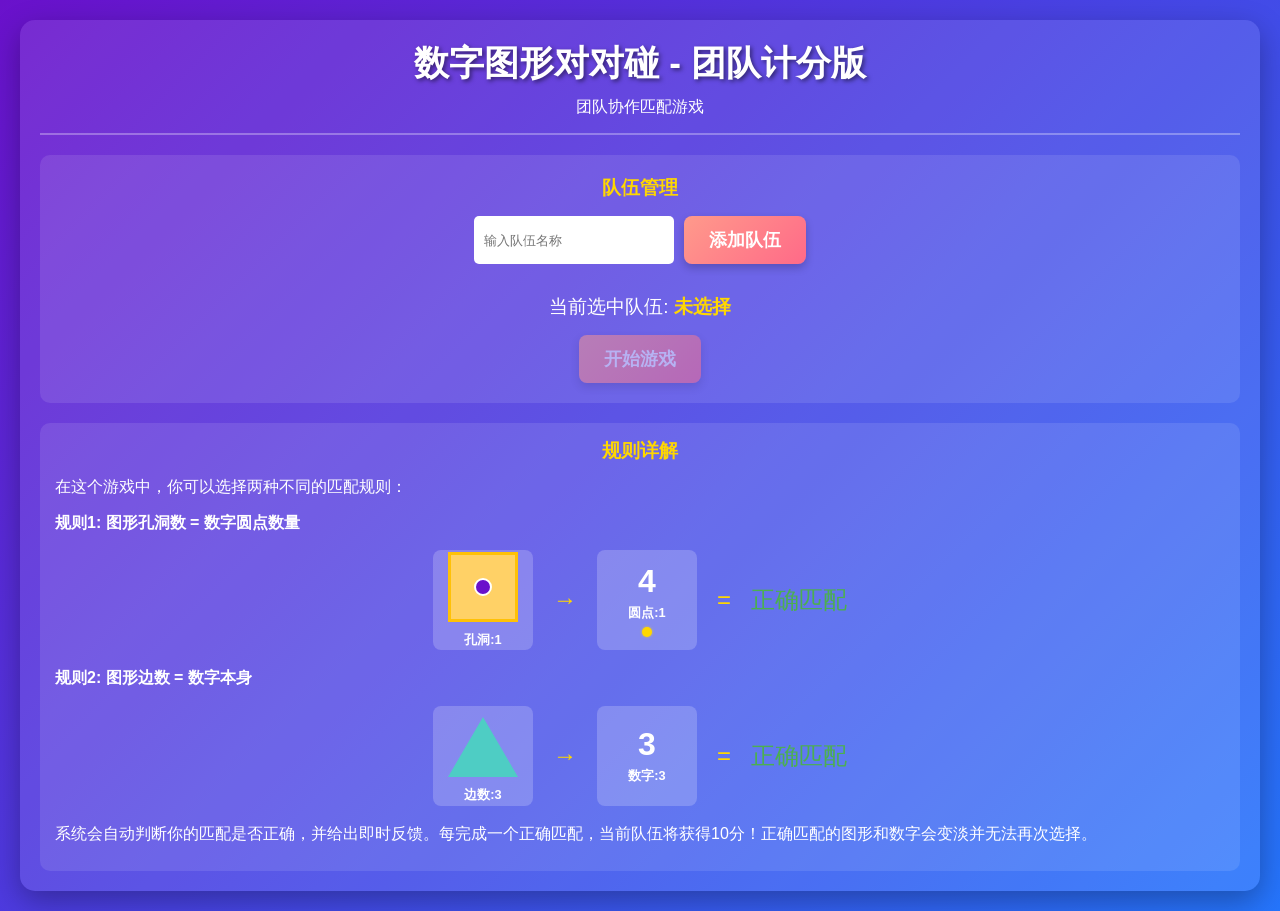
<file: game/对对碰.html>
<!DOCTYPE html>
<html lang="zh-CN">
<head>
    <meta charset="UTF-8">
    <meta name="viewport" content="width=device-width, initial-scale=1.0">
    <title>数字图形对对碰 - 团队计分版</title>
    <style>
        * {
            margin: 0;
            padding: 0;
            box-sizing: border-box;
            font-family: 'Microsoft YaHei', sans-serif;
        }
        
        body {
            background: linear-gradient(135deg, #6a11cb 0%, #2575fc 100%);
            color: white;
            min-height: 100vh;
            padding: 20px;
            display: flex;
            flex-direction: column;
            align-items: center;
        }
        
        .container {
            max-width: 1400px;
            width: 100%;
            background-color: rgba(255, 255, 255, 0.1);
            border-radius: 15px;
            padding: 20px;
            box-shadow: 0 10px 30px rgba(0, 0, 0, 0.3);
        }
        
        header {
            text-align: center;
            margin-bottom: 20px;
            padding-bottom: 15px;
            border-bottom: 2px solid rgba(255, 255, 255, 0.3);
        }
        
        h1 {
            font-size: 2.2rem;
            margin-bottom: 10px;
            text-shadow: 2px 2px 4px rgba(0, 0, 0, 0.5);
        }
        
        .game-info {
            display: flex;
            justify-content: space-between;
            background-color: rgba(0, 0, 0, 0.2);
            padding: 10px 15px;
            border-radius: 10px;
            margin-bottom: 20px;
        }
        
        .info-item {
            text-align: center;
        }
        
        .info-value {
            font-size: 1.8rem;
            font-weight: bold;
            color: #FFD700;
        }
        
        .game-area {
            display: grid;
            grid-template-columns: 1fr 1fr;
            gap: 20px;
            margin-bottom: 20px;
        }
        
        .panel {
            background-color: rgba(255, 255, 255, 0.15);
            border-radius: 10px;
            padding: 15px;
            box-shadow: 0 5px 15px rgba(0, 0, 0, 0.2);
            max-height: 500px;
            overflow-y: auto;
        }
        
        .panel-title {
            text-align: center;
            font-size: 1.5rem;
            margin-bottom: 15px;
            padding-bottom: 8px;
            border-bottom: 1px solid rgba(255, 255, 255, 0.3);
            position: sticky;
            top: 0;
            background-color: rgba(255, 255, 255, 0.15);
            z-index: 1;
        }
        
        .items-container {
            display: flex;
            flex-wrap: wrap;
            gap: 15px;
            justify-content: center;
        }
        
        .item {
            width: 120px;
            height: 120px;
            background-color: rgba(255, 255, 255, 0.2);
            border-radius: 10px;
            display: flex;
            flex-direction: column;
            align-items: center;
            justify-content: center;
            cursor: grab;
            transition: transform 0.2s, box-shadow 0.2s, opacity 0.3s;
            position: relative;
            overflow: hidden;
        }
        
        .item:hover {
            transform: translateY(-5px);
            box-shadow: 0 8px 15px rgba(0, 0, 0, 0.3);
        }
        
        .item.dragging {
            opacity: 0.7;
            transform: scale(1.05);
        }
        
        .item.matched {
            opacity: 0.3;
            cursor: default;
        }
        
        .shape-container {
            width: 70px;
            height: 70px;
            margin-bottom: 5px;
            position: relative;
            display: flex;
            align-items: center;
            justify-content: center;
        }
        
        .shape {
            position: absolute;
            top: 0;
            left: 0;
            width: 100%;
            height: 100%;
        }
        
        .square {
            background-color: #FFD166;
            border: 3px solid #FFC107;
        }
        
        .triangle {
            width: 0;
            height: 0;
            border-left: 35px solid transparent;
            border-right: 35px solid transparent;
            border-bottom: 60px solid #4ECDC4;
            background-color: transparent;
            position: relative;
            top: 5px;
        }
        
        .pentagon {
            width: 65px;
            height: 65px;
            background-color: #6A0572;
            clip-path: polygon(50% 0%, 100% 38%, 82% 100%, 18% 100%, 0% 38%);
            border: 3px solid #5A0462;
        }
        
        .hexagon {
            width: 65px;
            height: 65px;
            background-color: #06D6A0;
            clip-path: polygon(25% 0%, 75% 0%, 100% 50%, 75% 100%, 25% 100%, 0% 50%);
            border: 3px solid #05C690;
        }
        
        .octagon {
            width: 65px;
            height: 65px;
            background-color: #118AB2;
            clip-path: polygon(30% 0%, 70% 0%, 100% 30%, 100% 70%, 70% 100%, 30% 100%, 0% 70%, 0% 30%);
            border: 3px solid #0D7A9F;
        }
        
        .star {
            width: 65px;
            height: 65px;
            background-color: #FF9E00;
            clip-path: polygon(50% 0%, 61% 35%, 98% 35%, 68% 57%, 79% 91%, 50% 70%, 21% 91%, 32% 57%, 2% 35%, 39% 35%);
            border: 3px solid #E68A00;
        }
        
        .diamond {
            width: 65px;
            height: 65px;
            background-color: #9B5DE5;
            clip-path: polygon(50% 0%, 100% 50%, 50% 100%, 0% 50%);
            border: 3px solid #8338EC;
        }
        
        .rectangle {
            width: 65px;
            height: 45px;
            background-color: #F15BB5;
            border: 3px solid #EF0F9C;
        }
        
        .trapezoid {
            width: 75px;
            height: 55px;
            background-color: #00BBF9;
            clip-path: polygon(20% 0%, 80% 0%, 100% 100%, 0% 100%);
            border: 3px solid #0096C7;
        }
        
        .parallelogram {
            width: 65px;
            height: 45px;
            background-color: #00F5D4;
            clip-path: polygon(25% 0%, 100% 0%, 75% 100%, 0% 100%);
            border: 3px solid #00CCB4;
        }
        
        .cross {
            width: 65px;
            height: 65px;
            background-color: #FB5607;
            clip-path: polygon(
                20% 0%, 80% 0%, 80% 20%, 100% 20%, 
                100% 80%, 80% 80%, 80% 100%, 20% 100%, 
                20% 80%, 0% 80%, 0% 20%, 20% 20%
            );
            border: 3px solid #D64500;
        }
        
        .hole {
            position: absolute;
            background-color: #6a11cb;
            border-radius: 50%;
            border: 2px solid white;
        }
        
        .hole-1 .hole:nth-child(1) {
            width: 18px;
            height: 18px;
            top: 26px;
            left: 26px;
        }
        
        .hole-2 .hole:nth-child(1) {
            width: 16px;
            height: 16px;
            top: 18px;
            left: 18px;
        }
        
        .hole-2 .hole:nth-child(2) {
            width: 16px;
            height: 16px;
            top: 40px;
            left: 40px;
        }
        
        .hole-3 .hole:nth-child(1) {
            width: 14px;
            height: 14px;
            top: 13px;
            left: 28px;
        }
        
        .hole-3 .hole:nth-child(2) {
            width: 14px;
            height: 14px;
            top: 35px;
            left: 13px;
        }
        
        .hole-3 .hole:nth-child(3) {
            width: 14px;
            height: 14px;
            top: 35px;
            left: 45px;
        }
        
        .hole-4 .hole:nth-child(1) {
            width: 12px;
            height: 12px;
            top: 13px;
            left: 13px;
        }
        
        .hole-4 .hole:nth-child(2) {
            width: 12px;
            height: 12px;
            top: 13px;
            left: 45px;
        }
        
        .hole-4 .hole:nth-child(3) {
            width: 12px;
            height: 12px;
            top: 45px;
            left: 13px;
        }
        
        .hole-4 .hole:nth-child(4) {
            width: 12px;
            height: 12px;
            top: 45px;
            left: 45px;
        }
        
        .item-properties {
            font-size: 0.8rem;
            text-align: center;
            margin-top: 5px;
            font-weight: bold;
        }
        
        .property {
            display: inline-block;
            margin: 0 2px;
            padding: 2px 5px;
            border-radius: 3px;
            background-color: rgba(0, 0, 0, 0.3);
        }
        
        .match-area {
            grid-column: 1 / -1;
            background-color: rgba(255, 255, 255, 0.1);
            border-radius: 10px;
            padding: 15px;
            min-height: 150px;
            display: flex;
            flex-wrap: wrap;
            gap: 15px;
            justify-content: center;
            align-items: center;
        }
        
        .match-pair {
            display: flex;
            align-items: center;
            background-color: rgba(255, 255, 255, 0.2);
            border-radius: 8px;
            padding: 10px;
            margin: 5px;
            transition: all 0.3s;
        }
        
        .match-pair.correct {
            background-color: rgba(76, 175, 80, 0.3);
            border: 2px solid #4CAF50;
        }
        
        .match-pair.incorrect {
            background-color: rgba(244, 67, 54, 0.3);
            border: 2px solid #F44336;
        }
        
        .match-rule {
            margin: 0 10px;
            font-weight: bold;
            color: #FFD700;
            font-size: 1.2rem;
        }
        
        .controls {
            display: flex;
            justify-content: center;
            gap: 20px;
            margin-top: 20px;
        }
        
        button {
            padding: 12px 25px;
            border: none;
            border-radius: 8px;
            background: linear-gradient(135deg, #FF9A8B 0%, #FF6A88 100%);
            color: white;
            font-size: 1.1rem;
            font-weight: bold;
            cursor: pointer;
            transition: transform 0.2s, box-shadow 0.2s;
            box-shadow: 0 4px 8px rgba(0, 0, 0, 0.2);
        }
        
        button:hover {
            transform: translateY(-3px);
            box-shadow: 0 6px 12px rgba(0, 0, 0, 0.3);
        }
        
        button:active {
            transform: translateY(1px);
        }
        
        button:disabled {
            opacity: 0.5;
            cursor: not-allowed;
            transform: none;
        }
        
        .timer {
            font-size: 2rem;
            font-weight: bold;
            text-align: center;
            margin: 10px 0;
            color: #FFD700;
        }
        
        .timer.warning {
            color: #FF6B6B;
            animation: pulse 1s infinite;
        }
        
        @keyframes pulse {
            0% { opacity: 1; }
            50% { opacity: 0.5; }
            100% { opacity: 1; }
        }
        
        .rules-panel {
            grid-column: 1 / -1;
            margin-top: 20px;
        }
        
        .rule {
            background-color: rgba(255, 255, 255, 0.1);
            padding: 10px;
            border-radius: 8px;
            margin-bottom: 10px;
            text-align: center;
            font-size: 1.2rem;
        }
        
        .rule-highlight {
            color: #FFD700;
            font-weight: bold;
            font-size: 1.3rem;
        }
        
        .remove-match {
            background: #F44336;
            color: white;
            border: none;
            border-radius: 50%;
            width: 25px;
            height: 25px;
            display: flex;
            align-items: center;
            justify-content: center;
            cursor: pointer;
            margin-left: 10px;
            font-weight: bold;
        }
        
        .rules-explanation {
            background-color: rgba(255, 255, 255, 0.1);
            padding: 15px;
            border-radius: 10px;
            margin-top: 20px;
        }
        
        .rules-explanation h3 {
            color: #FFD700;
            margin-bottom: 10px;
            text-align: center;
        }
        
        .rules-explanation p {
            margin-bottom: 10px;
            line-height: 1.6;
        }
        
        .example {
            display: flex;
            align-items: center;
            justify-content: center;
            margin: 15px 0;
            gap: 20px;
        }
        
        .example-item {
            width: 100px;
            height: 100px;
            background-color: rgba(255, 255, 255, 0.2);
            border-radius: 8px;
            display: flex;
            flex-direction: column;
            align-items: center;
            justify-content: center;
        }
        
        .example-arrow {
            font-size: 1.5rem;
            color: #FFD700;
        }
        
        .feedback {
            text-align: center;
            margin-top: 15px;
            font-weight: bold;
            min-height: 24px;
            font-size: 1.1rem;
            padding: 10px;
            border-radius: 5px;
        }
        
        .feedback.correct {
            color: #4CAF50;
            background-color: rgba(76, 175, 80, 0.2);
        }
        
        .feedback.incorrect {
            color: #F44336;
            background-color: rgba(244, 67, 54, 0.2);
        }
        
        .dots-container {
            display: flex;
            flex-wrap: wrap;
            justify-content: center;
            gap: 3px;
            margin-top: 5px;
            width: 60px;
        }
        
        .dot {
            width: 10px;
            height: 10px;
            background: #FFD700;
            border-radius: 50%;
            box-shadow: 0 0 3px rgba(255, 215, 0, 0.7);
        }
        
        .rule-selector {
            display: flex;
            justify-content: center;
            gap: 20px;
            margin: 15px 0;
        }
        
        .rule-option {
            padding: 10px 20px;
            background-color: rgba(255, 255, 255, 0.2);
            border-radius: 8px;
            cursor: pointer;
            transition: all 0.3s;
        }
        
        .rule-option.active {
            background-color: rgba(255, 215, 0, 0.3);
            border: 2px solid #FFD700;
        }
        
        .completion-message {
            text-align: center;
            margin-top: 20px;
            font-size: 1.5rem;
            color: #FFD700;
            font-weight: bold;
            animation: celebrate 1s infinite alternate;
        }
        
        @keyframes celebrate {
            0% { transform: scale(1); }
            100% { transform: scale(1.1); }
        }
        
        /* 队伍选择样式 */
        .team-selection {
            background-color: rgba(255, 255, 255, 0.1);
            border-radius: 10px;
            padding: 20px;
            margin-bottom: 20px;
        }
        
        .team-selection h3 {
            color: #FFD700;
            margin-bottom: 15px;
            text-align: center;
        }
        
        .teams-form {
            display: flex;
            gap: 10px;
            margin-bottom: 15px;
            justify-content: center;
        }
        
        .teams-form input {
            padding: 10px;
            border: none;
            border-radius: 5px;
            width: 200px;
        }
        
        .teams-list {
            display: flex;
            flex-wrap: wrap;
            gap: 10px;
            justify-content: center;
            margin-bottom: 15px;
        }
        
        .team-tag {
            background-color: rgba(255, 255, 255, 0.2);
            padding: 8px 15px;
            border-radius: 20px;
            display: flex;
            align-items: center;
            gap: 8px;
        }
        
        .team-tag .remove-team {
            background: none;
            border: none;
            color: #FF6B6B;
            cursor: pointer;
            font-weight: bold;
            padding: 0;
            width: 20px;
            height: 20px;
            display: flex;
            align-items: center;
            justify-content: center;
        }
        
        .team-tag .select-team {
            background: none;
            border: 1px solid #FFD700;
            color: #FFD700;
            cursor: pointer;
            font-weight: bold;
            padding: 4px 8px;
            border-radius: 4px;
            font-size: 0.8rem;
        }
        
        .team-tag.selected {
            background-color: rgba(255, 215, 0, 0.3);
            border: 2px solid #FFD700;
        }
        
        .current-team {
            text-align: center;
            margin-bottom: 15px;
            font-size: 1.2rem;
        }
        
        .current-team span {
            color: #FFD700;
            font-weight: bold;
        }
        
        /* 排行榜样式 */
        .leaderboard {
            background-color: rgba(255, 255, 255, 0.1);
            border-radius: 10px;
            padding: 20px;
            margin-top: 20px;
        }
        
        .leaderboard h3 {
            color: #FFD700;
            margin-bottom: 15px;
            text-align: center;
        }
        
        .leaderboard-list {
            list-style-type: none;
        }
        
        .leaderboard-item {
            display: flex;
            justify-content: space-between;
            padding: 10px 15px;
            margin-bottom: 8px;
            background-color: rgba(255, 255, 255, 0.1);
            border-radius: 5px;
        }
        
        .leaderboard-item:nth-child(1) {
            background-color: rgba(255, 215, 0, 0.3);
            border: 2px solid #FFD700;
        }
        
        .leaderboard-item:nth-child(2) {
            background-color: rgba(192, 192, 192, 0.3);
            border: 2px solid #C0C0C0;
        }
        
        .leaderboard-item:nth-child(3) {
            background-color: rgba(205, 127, 50, 0.3);
            border: 2px solid #CD7F32;
        }
        
        .team-score {
            font-weight: bold;
            color: #FFD700;
        }
        
        /* 模态框样式 */
        .modal {
            position: fixed;
            top: 0;
            left: 0;
            width: 100%;
            height: 100%;
            background-color: rgba(0, 0, 0, 0.7);
            z-index: 100;
            display: flex;
            align-items: center;
            justify-content: center;
        }
        
        .modal-content {
            background: linear-gradient(135deg, #6a11cb 0%, #2575fc 100%);
            padding: 30px;
            border-radius: 15px;
            max-width: 600px;
            width: 95%;
            text-align: center;
            box-shadow: 0 10px 30px rgba(0, 0, 0, 0.5);
        }
        
        @media (max-width: 768px) {
            .game-area {
                grid-template-columns: 1fr;
            }
            
            .item {
                width: 110px;
                height: 110px;
            }
            
            .shape-container {
                width: 70px;
                height: 70px;
            }
            
            .rule-selector {
                flex-direction: column;
                align-items: center;
            }
            
            .teams-form {
                flex-direction: column;
                align-items: center;
            }
        }
    </style>
</head>
<body>
    <div class="container">
        <header>
            <h1>数字图形对对碰 - 团队计分版</h1>
            <p>团队协作匹配游戏</p>
        </header>
        
        <!-- 队伍选择模块 -->
        <div class="team-selection" id="team-selection">
            <h3>队伍管理</h3>
            <div class="teams-form">
                <input type="text" id="team-name" placeholder="输入队伍名称">
                <button id="add-team">添加队伍</button>
            </div>
            <div class="teams-list" id="teams-list">
                <!-- 队伍列表将通过JS动态生成 -->
            </div>
            <div class="current-team" id="current-team-display">
                当前选中队伍: <span id="current-team-name">未选择</span>
            </div>
            <div style="text-align: center;">
                <button id="start-game-btn" disabled>开始游戏</button>
            </div>
        </div>
        
        <!-- 游戏区域（初始隐藏） -->
        <div id="game-container" style="display: none;">
            <div class="game-info">
                <div class="info-item">
                    <div>当前轮次</div>
                    <div class="info-value" id="round">1/5</div>
                </div>
                <div class="info-item">
                    <div>剩余时间</div>
                    <div class="info-value timer" id="timer">01:00</div>
                </div>
                <div class="info-item">
                    <div>当前队伍得分</div>
                    <div class="info-value" id="team-score">0</div>
                </div>
            </div>
            
            <div class="rule-selector">
                <div class="rule-option active" data-rule="holes">规则1: 图形孔洞数 = 数字圆点数量</div>
                <div class="rule-option" data-rule="sides">规则2: 图形边数 = 数字本身</div>
            </div>
            
            <div class="rules-panel panel">
                <div class="panel-title">当前匹配规则</div>
                <div class="rule">
                    <span class="rule-highlight" id="current-rule">图形孔洞数 = 数字圆点数量</span>
                </div>
            </div>
            
            <div class="game-area">
                <div class="panel">
                    <div class="panel-title">图形库</div>
                    <div class="items-container" id="shapes-container">
                        <!-- 图形将通过JS动态生成 -->
                    </div>
                </div>
                
                <div class="panel">
                    <div class="panel-title">数字库</div>
                    <div class="items-container" id="numbers-container">
                        <!-- 数字将通过JS动态生成 -->
                    </div>
                </div>
                
                <div class="match-area" id="match-area">
                    <p>将图形拖拽到此处与数字匹配</p>
                </div>
            </div>
            
            <div class="feedback" id="feedback"></div>
            
            <div id="completion-message" class="completion-message" style="display: none;"></div>
            
            <div class="controls">
                <button id="start-btn">开始本轮</button>
                <button id="check-btn" disabled>检查匹配</button>
                <button id="next-round-btn" disabled>下一轮</button>
                <button id="reset-btn">返回队伍选择</button>
            </div>
            
            <!-- 排行榜 -->
            <div class="leaderboard">
                <h3>队伍得分排行榜</h3>
                <ul class="leaderboard-list" id="leaderboard-list">
                    <!-- 排行榜将通过JS动态生成 -->
                </ul>
            </div>
        </div>
        
        <!-- 最终排行榜模态框 -->
        <div class="modal" id="final-leaderboard-modal" style="display: none;">
            <div class="modal-content">
                <h2>游戏结束 - 最终排行榜</h2>
                <div id="final-leaderboard-content">
                    <!-- 最终排行榜内容将通过JS动态生成 -->
                </div>
                <button id="play-again-btn">再玩一次</button>
            </div>
        </div>
        
        <div class="rules-explanation">
            <h3>规则详解</h3>
            <p>在这个游戏中，你可以选择两种不同的匹配规则：</p>
            
            <p><strong>规则1: 图形孔洞数 = 数字圆点数量</strong></p>
            <div class="example">
                <div class="example-item">
                    <div class="shape-container">
                        <div class="shape square"></div>
                        <div class="hole-1">
                            <div class="hole"></div>
                        </div>
                    </div>
                    <div class="item-properties">孔洞:1</div>
                </div>
                <div class="example-arrow">→</div>
                <div class="example-item">
                    <div style="font-size: 2rem; font-weight: bold;">4</div>
                    <div class="item-properties">圆点:1</div>
                    <div class="dots-container">
                        <div class="dot"></div>
                    </div>
                </div>
                <div class="example-arrow">=</div>
                <div style="font-size: 1.5rem; color: #4CAF50;">正确匹配</div>
            </div>
            
            <p><strong>规则2: 图形边数 = 数字本身</strong></p>
            <div class="example">
                <div class="example-item">
                    <div class="shape-container">
                        <div class="shape triangle"></div>
                    </div>
                    <div class="item-properties">边数:3</div>
                </div>
                <div class="example-arrow">→</div>
                <div class="example-item">
                    <div style="font-size: 2rem; font-weight: bold;">3</div>
                    <div class="item-properties">数字:3</div>
                </div>
                <div class="example-arrow">=</div>
                <div style="font-size: 1.5rem; color: #4CAF50;">正确匹配</div>
            </div>
            
            <p>系统会自动判断你的匹配是否正确，并给出即时反馈。每完成一个正确匹配，当前队伍将获得10分！正确匹配的图形和数字会变淡并无法再次选择。</p>
        </div>
    </div>

    <script>
        // 游戏数据
        const gameData = {
            currentRound: 1,
            totalRounds: 5,
            teamScore: 0,
            timeLeft: 60, // 1分钟
            timerInterval: null,
            isGameActive: false,
            currentRule: 'holes', // 'holes' 或 'sides'
            
            // 队伍数据
            teams: [],
            currentTeamIndex: -1, // 初始为-1，表示未选择队伍
            
            // 图形数据 - 没有圆形
            shapes: [
                // 规则1匹配：图形孔洞数 = 数字圆点数量
                { id: 1, name: "正方形", type: "square", className: "square", holes: 1, sides: 4 },
                { id: 2, name: "正方形", type: "square", className: "square", holes: 2, sides: 4 },
                { id: 3, name: "三角形", type: "triangle", className: "triangle", holes: 1, sides: 3 },
                { id: 4, name: "三角形", type: "triangle", className: "triangle", holes: 2, sides: 3 },
                { id: 5, name: "五边形", type: "pentagon", className: "pentagon", holes: 1, sides: 5 },
                { id: 6, name: "五边形", type: "pentagon", className: "pentagon", holes: 3, sides: 5 },
                { id: 7, name: "六边形", type: "hexagon", className: "hexagon", holes: 1, sides: 6 },
                { id: 8, name: "六边形", type: "hexagon", className: "hexagon", holes: 2, sides: 6 },
                { id: 9, name: "八边形", type: "octagon", className: "octagon", holes: 1, sides: 8 },
                { id: 10, name: "八边形", type: "octagon", className: "octagon", holes: 2, sides: 8 },
                { id: 11, name: "星形", type: "star", className: "star", holes: 1, sides: 10 },
                { id: 12, name: "菱形", type: "diamond", className: "diamond", holes: 1, sides: 4 },
                { id: 13, name: "矩形", type: "rectangle", className: "rectangle", holes: 1, sides: 4 },
                { id: 14, name: "梯形", type: "trapezoid", className: "trapezoid", holes: 1, sides: 4 },
                { id: 15, name: "平行四边形", type: "parallelogram", className: "parallelogram", holes: 1, sides: 4 },
                { id: 16, name: "十字形", type: "cross", className: "cross", holes: 1, sides: 12 },
                
                // 重复图形以增加选项数量
                { id: 17, name: "正方形", type: "square", className: "square", holes: 1, sides: 4 },
                { id: 18, name: "正方形", type: "square", className: "square", holes: 2, sides: 4 },
                { id: 19, name: "三角形", type: "triangle", className: "triangle", holes: 1, sides: 3 },
                { id: 20, name: "三角形", type: "triangle", className: "triangle", holes: 2, sides: 3 },
                { id: 21, name: "五边形", type: "pentagon", className: "pentagon", holes: 1, sides: 5 },
                { id: 22, name: "五边形", type: "pentagon", className: "pentagon", holes: 3, sides: 5 },
                { id: 23, name: "六边形", type: "hexagon", className: "hexagon", holes: 1, sides: 6 },
                { id: 24, name: "六边形", type: "hexagon", className: "hexagon", holes: 2, sides: 6 },
                { id: 25, name: "八边形", type: "octagon", className: "octagon", holes: 1, sides: 8 },
                { id: 26, name: "八边形", type: "octagon", className: "octagon", holes: 2, sides: 8 },
                { id: 27, name: "星形", type: "star", className: "star", holes: 1, sides: 10 },
                { id: 28, name: "菱形", type: "diamond", className: "diamond", holes: 1, sides: 4 },
                { id: 29, name: "矩形", type: "rectangle", className: "rectangle", holes: 1, sides: 4 },
                { id: 30, name: "梯形", type: "trapezoid", className: "trapezoid", holes: 1, sides: 4 },
                { id: 31, name: "平行四边形", type: "parallelogram", className: "parallelogram", holes: 1, sides: 4 },
                { id: 32, name: "十字形", type: "cross", className: "cross", holes: 1, sides: 12 },
                
                // 更多重复图形
                { id: 33, name: "正方形", type: "square", className: "square", holes: 1, sides: 4 },
                { id: 34, name: "正方形", type: "square", className: "square", holes: 2, sides: 4 },
                { id: 35, name: "三角形", type: "triangle", className: "triangle", holes: 1, sides: 3 },
                { id: 36, name: "三角形", type: "triangle", className: "triangle", holes: 2, sides: 3 },
                { id: 37, name: "五边形", type: "pentagon", className: "pentagon", holes: 1, sides: 5 },
                { id: 38, name: "五边形", type: "pentagon", className: "pentagon", holes: 3, sides: 5 },
                { id: 39, name: "六边形", type: "hexagon", className: "hexagon", holes: 1, sides: 6 },
                { id: 40, name: "六边形", type: "hexagon", className: "hexagon", holes: 2, sides: 6 }
            ],
            
            // 数字数据 - 优化匹配关系
            numbers: [
                // 规则1匹配：图形孔洞数 = 数字圆点数量
                { id: 1, value: 4, dots: 1 },   // 匹配正方形1孔洞
                { id: 2, value: 4, dots: 2 },   // 匹配正方形2孔洞
                { id: 3, value: 3, dots: 1 },   // 匹配三角形1孔洞
                { id: 4, value: 3, dots: 2 },   // 匹配三角形2孔洞
                { id: 5, value: 5, dots: 1 },   // 匹配五边形1孔洞
                { id: 6, value: 5, dots: 3 },   // 匹配五边形3孔洞
                { id: 7, value: 6, dots: 1 },   // 匹配六边形1孔洞
                { id: 8, value: 6, dots: 2 },   // 匹配六边形2孔洞
                { id: 9, value: 8, dots: 1 },   // 匹配八边形1孔洞
                { id: 10, value: 8, dots: 2 },  // 匹配八边形2孔洞
                { id: 11, value: 10, dots: 1 }, // 匹配星形1孔洞
                { id: 12, value: 4, dots: 1 },  // 匹配菱形1孔洞
                { id: 13, value: 4, dots: 1 },  // 匹配矩形1孔洞
                { id: 14, value: 4, dots: 1 },  // 匹配梯形1孔洞
                { id: 15, value: 4, dots: 1 },  // 匹配平行四边形1孔洞
                { id: 16, value: 12, dots: 1 }, // 匹配十字形1孔洞
                
                // 重复数字以增加选项数量
                { id: 17, value: 4, dots: 1 },
                { id: 18, value: 4, dots: 2 },
                { id: 19, value: 3, dots: 1 },
                { id: 20, value: 3, dots: 2 },
                { id: 21, value: 5, dots: 1 },
                { id: 22, value: 5, dots: 3 },
                { id: 23, value: 6, dots: 1 },
                { id: 24, value: 6, dots: 2 },
                { id: 25, value: 8, dots: 1 },
                { id: 26, value: 8, dots: 2 },
                { id: 27, value: 10, dots: 1 },
                { id: 28, value: 4, dots: 1 },
                { id: 29, value: 4, dots: 1 },
                { id: 30, value: 4, dots: 1 },
                { id: 31, value: 4, dots: 1 },
                { id: 32, value: 12, dots: 1 },
                
                // 更多重复数字
                { id: 33, value: 4, dots: 1 },
                { id: 34, value: 4, dots: 2 },
                { id: 35, value: 3, dots: 1 },
                { id: 36, value: 3, dots: 2 },
                { id: 37, value: 5, dots: 1 },
                { id: 38, value: 5, dots: 3 },
                { id: 39, value: 6, dots: 1 },
                { id: 40, value: 6, dots: 2 }
            ],
            
            // 当前匹配
            currentMatches: [],
            
            // 已匹配的图形和数字ID
            matchedShapeIds: [],
            matchedNumberIds: []
        };

        // DOM元素
        const elements = {
            // 队伍选择
            teamSelection: document.getElementById('team-selection'),
            teamNameInput: document.getElementById('team-name'),
            addTeamBtn: document.getElementById('add-team'),
            teamsList: document.getElementById('teams-list'),
            currentTeamDisplay: document.getElementById('current-team-display'),
            currentTeamName: document.getElementById('current-team-name'),
            startGameBtn: document.getElementById('start-game-btn'),
            
            // 游戏区域
            gameContainer: document.getElementById('game-container'),
            round: document.getElementById('round'),
            timer: document.getElementById('timer'),
            teamScore: document.getElementById('team-score'),
            shapesContainer: document.getElementById('shapes-container'),
            numbersContainer: document.getElementById('numbers-container'),
            matchArea: document.getElementById('match-area'),
            startBtn: document.getElementById('start-btn'),
            checkBtn: document.getElementById('check-btn'),
            nextRoundBtn: document.getElementById('next-round-btn'),
            resetBtn: document.getElementById('reset-btn'),
            feedback: document.getElementById('feedback'),
            currentRule: document.getElementById('current-rule'),
            ruleOptions: document.querySelectorAll('.rule-option'),
            completionMessage: document.getElementById('completion-message'),
            
            // 排行榜
            leaderboardList: document.getElementById('leaderboard-list'),
            
            // 最终排行榜
            finalLeaderboardModal: document.getElementById('final-leaderboard-modal'),
            finalLeaderboardContent: document.getElementById('final-leaderboard-content'),
            playAgainBtn: document.getElementById('play-again-btn')
        };

        // 初始化游戏
        function initGame() {
            // 重置游戏状态
            gameData.currentRound = 1;
            gameData.teamScore = 0;
            gameData.currentMatches = [];
            gameData.matchedShapeIds = [];
            gameData.matchedNumberIds = [];
            gameData.isGameActive = false;
            gameData.currentRule = 'holes';
            gameData.timeLeft = 60;
            
            // 更新UI
            updateUI();
            
            // 生成图形和数字
            generateShapes();
            generateNumbers();
            
            // 隐藏完成消息
            elements.completionMessage.style.display = 'none';
            
            // 重置按钮状态
            elements.startBtn.disabled = false;
            elements.checkBtn.disabled = true;
            elements.nextRoundBtn.disabled = true;
            
            // 更新排行榜
            updateLeaderboard();
            
            // 更新当前队伍显示
            updateCurrentTeamDisplay();
        }

        // 打乱数组顺序
        function shuffleArray(array) {
            const newArray = [...array];
            for (let i = newArray.length - 1; i > 0; i--) {
                const j = Math.floor(Math.random() * (i + 1));
                [newArray[i], newArray[j]] = [newArray[j], newArray[i]];
            }
            return newArray;
        }

        // 生成图形
        function generateShapes() {
            elements.shapesContainer.innerHTML = '';
            
            // 根据当前轮次选择要显示的图形
            let shapesToShow = getShapesForCurrentRound();
            
            // 打乱图形顺序
            shapesToShow = shuffleArray(shapesToShow);
            
            shapesToShow.forEach(shape => {
                // 检查图形是否已匹配
                const isMatched = gameData.matchedShapeIds.includes(shape.id);
                
                const shapeElement = document.createElement('div');
                shapeElement.className = `item ${isMatched ? 'matched' : ''}`;
                shapeElement.draggable = !isMatched && gameData.isGameActive;
                shapeElement.dataset.id = shape.id;
                shapeElement.dataset.type = 'shape';
                shapeElement.dataset.holes = shape.holes;
                shapeElement.dataset.sides = shape.sides;
                
                // 创建孔洞
                let holesHtml = '';
                for (let i = 0; i < shape.holes; i++) {
                    holesHtml += '<div class="hole"></div>';
                }
                
                // 根据当前规则显示不同的属性
                let propertiesHtml = '';
                if (gameData.currentRule === 'holes') {
                    propertiesHtml = `<span class="property">孔洞:${shape.holes}</span>`;
                } else {
                    propertiesHtml = `<span class="property">边数:${shape.sides}</span>`;
                }
                
                shapeElement.innerHTML = `
                    <div class="shape-container">
                        <div class="shape ${shape.className}"></div>
                        ${shape.holes > 0 ? `<div class="hole-${shape.holes}">${holesHtml}</div>` : ''}
                    </div>
                    <div class="item-properties">
                        ${propertiesHtml}
                    </div>
                `;
                
                elements.shapesContainer.appendChild(shapeElement);
            });
        }

        // 生成数字
        function generateNumbers() {
            elements.numbersContainer.innerHTML = '';
            
            // 根据当前轮次选择要显示的数字
            let numbersToShow = getNumbersForCurrentRound();
            
            // 打乱数字顺序
            numbersToShow = shuffleArray(numbersToShow);
            
            numbersToShow.forEach(number => {
                // 检查数字是否已匹配
                const isMatched = gameData.matchedNumberIds.includes(number.id);
                
                const numberElement = document.createElement('div');
                numberElement.className = `item ${isMatched ? 'matched' : ''}`;
                numberElement.draggable = !isMatched && gameData.isGameActive;
                numberElement.dataset.id = number.id;
                numberElement.dataset.type = 'number';
                numberElement.dataset.dots = number.dots;
                numberElement.dataset.value = number.value;
                
                // 创建圆点可视化
                let dotsHtml = '';
                for (let i = 0; i < number.dots; i++) {
                    dotsHtml += '<div class="dot"></div>';
                }
                
                // 根据当前规则显示不同的属性
                let propertiesHtml = '';
                if (gameData.currentRule === 'holes') {
                    propertiesHtml = `<span class="property">圆点:${number.dots}</span>`;
                } else {
                    propertiesHtml = `<span class="property">数字:${number.value}</span>`;
                }
                
                numberElement.innerHTML = `
                    <div style="font-size: 2rem; font-weight: bold;">${number.value}</div>
                    <div class="item-properties">
                        ${propertiesHtml}
                    </div>
                    ${gameData.currentRule === 'holes' ? `<div class="dots-container">${dotsHtml}</div>` : ''}
                `;
                
                elements.numbersContainer.appendChild(numberElement);
            });
        }

        // 更新UI
        function updateUI() {
            elements.round.textContent = `${gameData.currentRound}/${gameData.totalRounds}`;
            elements.teamScore.textContent = gameData.teamScore;
            updateTimerDisplay();
            
            // 更新当前规则显示
            if (gameData.currentRule === 'holes') {
                elements.currentRule.textContent = '图形孔洞数 = 数字圆点数量';
            } else {
                elements.currentRule.textContent = '图形边数 = 数字本身';
            }
            
            // 更新规则选项高亮
            elements.ruleOptions.forEach(option => {
                if (option.dataset.rule === gameData.currentRule) {
                    option.classList.add('active');
                } else {
                    option.classList.remove('active');
                }
            });
        }

        // 更新计时器显示
        function updateTimerDisplay() {
            const minutes = Math.floor(gameData.timeLeft / 60);
            const seconds = gameData.timeLeft % 60;
            elements.timer.textContent = `${minutes.toString().padStart(2, '0')}:${seconds.toString().padStart(2, '0')}`;
            
            // 时间不足时添加警告样式
            if (gameData.timeLeft <= 10) {
                elements.timer.classList.add('warning');
            } else {
                elements.timer.classList.remove('warning');
            }
        }

        // 开始游戏
        function startGame() {
            gameData.isGameActive = true;
            elements.startBtn.disabled = true;
            elements.checkBtn.disabled = false;
            
            // 设置计时器
            gameData.timerInterval = setInterval(function() {
                gameData.timeLeft--;
                updateTimerDisplay();
                
                if (gameData.timeLeft <= 0) {
                    endRound();
                }
            }, 1000);
            
            // 重新生成图形和数字，启用拖拽
            generateShapes();
            generateNumbers();
        }

        // 更新匹配区域
        function updateMatchArea() {
            elements.matchArea.innerHTML = '';
            
            if (gameData.currentMatches.length === 0) {
                elements.matchArea.innerHTML = '<p>将图形拖拽到此处与数字匹配</p>';
                return;
            }
            
            gameData.currentMatches.forEach(match => {
                const shape = gameData.shapes.find(s => s.id === match.shapeId);
                const number = gameData.numbers.find(n => n.id === match.numberId);
                
                if (shape && number) {
                    const matchPair = document.createElement('div');
                    matchPair.className = 'match-pair';
                    matchPair.dataset.shapeId = shape.id;
                    matchPair.dataset.numberId = number.id;
                    
                    // 检查匹配是否正确
                    let isCorrect = false;
                    if (gameData.currentRule === 'holes') {
                        isCorrect = shape.holes === number.dots;
                    } else {
                        isCorrect = shape.sides === number.value;
                    }
                    
                    if (isCorrect) {
                        matchPair.classList.add('correct');
                    } else {
                        matchPair.classList.add('incorrect');
                    }
                    
                    // 创建孔洞
                    let holesHtml = '';
                    for (let i = 0; i < shape.holes; i++) {
                        holesHtml += '<div class="hole"></div>';
                    }
                    
                    // 创建圆点可视化
                    let dotsHtml = '';
                    for (let i = 0; i < number.dots; i++) {
                        dotsHtml += '<div class="dot"></div>';
                    }
                    
                    // 根据当前规则显示不同的属性
                    let shapePropertiesHtml = '';
                    let numberPropertiesHtml = '';
                    
                    if (gameData.currentRule === 'holes') {
                        shapePropertiesHtml = `<span class="property">孔洞:${shape.holes}</span>`;
                        numberPropertiesHtml = `<span class="property">圆点:${number.dots}</span>`;
                    } else {
                        shapePropertiesHtml = `<span class="property">边数:${shape.sides}</span>`;
                        numberPropertiesHtml = `<span class="property">数字:${number.value}</span>`;
                    }
                    
                    matchPair.innerHTML = `
                        <div class="item">
                            <div class="shape-container">
                                <div class="shape ${shape.className}"></div>
                                ${shape.holes > 0 ? `<div class="hole-${shape.holes}">${holesHtml}</div>` : ''}
                            </div>
                            <div class="item-properties">
                                ${shapePropertiesHtml}
                            </div>
                        </div>
                        <div class="match-rule">→</div>
                        <div class="item">
                            <div style="font-size: 2rem; font-weight: bold;">${number.value}</div>
                            <div class="item-properties">
                                ${numberPropertiesHtml}
                            </div>
                            ${gameData.currentRule === 'holes' ? `<div class="dots-container">${dotsHtml}</div>` : ''}
                        </div>
                        <button class="remove-match" data-shape="${shape.id}" data-number="${number.id}">×</button>
                    `;
                    
                    elements.matchArea.appendChild(matchPair);
                }
            });
            
            // 添加移除匹配的事件监听器
            document.querySelectorAll('.remove-match').forEach(button => {
                button.addEventListener('click', function() {
                    const shapeId = parseInt(this.dataset.shape);
                    const numberId = parseInt(this.dataset.number);
                    removeMatch(shapeId, numberId);
                });
            });
        }

        // 移除匹配
        function removeMatch(shapeId, numberId) {
            gameData.currentMatches = gameData.currentMatches.filter(
                match => !(match.shapeId === shapeId && match.numberId === numberId)
            );
            updateMatchArea();
            elements.feedback.textContent = '';
            elements.feedback.className = 'feedback';
        }

        // 检查是否所有图形和数字都已匹配
        function checkCompletion() {
            const shapesToShow = getShapesForCurrentRound();
            const numbersToShow = getNumbersForCurrentRound();
            
            const allShapesMatched = shapesToShow.every(shape => 
                gameData.matchedShapeIds.includes(shape.id)
            );
            
            const allNumbersMatched = numbersToShow.every(number => 
                gameData.matchedNumberIds.includes(number.id)
            );
            
            if (allShapesMatched && allNumbersMatched) {
                elements.completionMessage.textContent = `恭喜！你已完成第${gameData.currentRound}轮所有匹配！`;
                elements.completionMessage.style.display = 'block';
                elements.nextRoundBtn.disabled = false;
                return true;
            }
            
            return false;
        }

        // 获取当前轮次应该显示的图形
        function getShapesForCurrentRound() {
            if (gameData.currentRound === 1) {
                return gameData.shapes.slice(0, 15);
            } else if (gameData.currentRound === 2) {
                return gameData.shapes.slice(0, 20);
            } else if (gameData.currentRound === 3) {
                return gameData.shapes.slice(0, 25);
            } else if (gameData.currentRound === 4) {
                return gameData.shapes.slice(0, 30);
            } else {
                return gameData.shapes;
            }
        }

        // 获取当前轮次应该显示的数字
        function getNumbersForCurrentRound() {
            if (gameData.currentRound === 1) {
                return gameData.numbers.slice(0, 15);
            } else if (gameData.currentRound === 2) {
                return gameData.numbers.slice(0, 20);
            } else if (gameData.currentRound === 3) {
                return gameData.numbers.slice(0, 25);
            } else if (gameData.currentRound === 4) {
                return gameData.numbers.slice(0, 30);
            } else {
                return gameData.numbers;
            }
        }

        // 更新排行榜
        function updateLeaderboard() {
            elements.leaderboardList.innerHTML = '';
            
            // 按队伍得分排序
            const sortedTeams = [...gameData.teams].sort((a, b) => b.score - a.score);
            
            sortedTeams.forEach((team, index) => {
                const leaderboardItem = document.createElement('li');
                leaderboardItem.className = 'leaderboard-item';
                
                leaderboardItem.innerHTML = `
                    <span>${index + 1}. ${team.name}</span>
                    <span class="team-score">${team.score}分</span>
                `;
                
                elements.leaderboardList.appendChild(leaderboardItem);
            });
        }

        // 显示最终排行榜
        function showFinalLeaderboard() {
            elements.finalLeaderboardContent.innerHTML = '';
            
            // 按队伍得分排序
            const sortedTeams = [...gameData.teams].sort((a, b) => b.score - a.score);
            
            sortedTeams.forEach((team, index) => {
                const leaderboardItem = document.createElement('div');
                leaderboardItem.className = 'leaderboard-item';
                
                leaderboardItem.innerHTML = `
                    <span>${index + 1}. ${team.name}</span>
                    <span class="team-score">${team.score}分</span>
                `;
                
                elements.finalLeaderboardContent.appendChild(leaderboardItem);
            });
            
            elements.finalLeaderboardModal.style.display = 'flex';
        }

        // 结束当前轮次
        function endRound() {
            clearInterval(gameData.timerInterval);
            gameData.isGameActive = false;
            elements.checkBtn.disabled = true;
            
            // 检查是否完成所有匹配
            if (!checkCompletion()) {
                elements.feedback.textContent = '时间到！本轮游戏结束！';
                elements.feedback.className = 'feedback incorrect';
                elements.nextRoundBtn.disabled = false;
            }
        }

        // 进入下一轮
        function nextRound() {
            // 如果是第五轮，显示最终排行榜
            if (gameData.currentRound >= gameData.totalRounds) {
                // 将当前队伍的得分计入排行榜
                if (gameData.teams.length > 0 && gameData.currentTeamIndex !== -1) {
                    gameData.teams[gameData.currentTeamIndex].score = gameData.teamScore;
                }
                
                showFinalLeaderboard();
                return;
            }
            
            gameData.currentRound++;
            gameData.currentMatches = [];
            gameData.matchedShapeIds = [];
            gameData.matchedNumberIds = [];
            gameData.timeLeft = 60;
            
            // 生成新的图形和数字
            generateShapes();
            generateNumbers();
            
            // 更新UI
            updateUI();
            
            // 重置按钮状态
            elements.startBtn.disabled = false;
            elements.checkBtn.disabled = true;
            elements.nextRoundBtn.disabled = true;
            
            // 清除反馈
            elements.feedback.textContent = '';
            elements.feedback.className = 'feedback';
            
            // 隐藏完成消息
            elements.completionMessage.style.display = 'none';
        }

        // 更新当前队伍显示
        function updateCurrentTeamDisplay() {
            if (gameData.teams.length > 0 && gameData.currentTeamIndex !== -1) {
                const currentTeam = gameData.teams[gameData.currentTeamIndex];
                elements.currentTeamName.textContent = currentTeam.name;
            } else {
                elements.currentTeamName.textContent = '未选择';
            }
        }

        // 选择队伍
        function selectTeam(index) {
            gameData.currentTeamIndex = index;
            updateCurrentTeamDisplay();
            updateTeamsList();
            
            // 如果有选中的队伍，启用开始游戏按钮
            if (gameData.currentTeamIndex !== -1) {
                elements.startGameBtn.disabled = false;
            }
        }

        // 设置事件监听器
        function setupEventListeners() {
            // 添加队伍按钮
            elements.addTeamBtn.addEventListener('click', function() {
                const teamName = elements.teamNameInput.value.trim();
                if (teamName && gameData.teams.length < 10) { // 限制最多10个队伍
                    gameData.teams.push({
                        id: Date.now(),
                        name: teamName,
                        score: 0
                    });
                    
                    elements.teamNameInput.value = '';
                    updateTeamsList();
                    
                    // 如果是第一个队伍，自动选中
                    if (gameData.teams.length === 1) {
                        selectTeam(0);
                    }
                }
            });
            
            // 开始游戏按钮
            elements.startGameBtn.addEventListener('click', function() {
                if (gameData.currentTeamIndex === -1) {
                    alert('请先选择一个队伍！');
                    return;
                }
                
                elements.teamSelection.style.display = 'none';
                elements.gameContainer.style.display = 'block';
                initGame();
            });
            
            // 开始本轮按钮
            elements.startBtn.addEventListener('click', startGame);
            
            // 检查匹配按钮
            elements.checkBtn.addEventListener('click', checkMatches);
            
            // 下一轮按钮
            elements.nextRoundBtn.addEventListener('click', nextRound);
            
            // 重置游戏按钮
            elements.resetBtn.addEventListener('click', function() {
                elements.teamSelection.style.display = 'block';
                elements.gameContainer.style.display = 'none';
            });
            
            // 再玩一次按钮
            elements.playAgainBtn.addEventListener('click', function() {
                elements.finalLeaderboardModal.style.display = 'none';
                elements.teamSelection.style.display = 'block';
                elements.gameContainer.style.display = 'none';
            });
            
            // 规则选择
            elements.ruleOptions.forEach(option => {
                option.addEventListener('click', function() {
                    gameData.currentRule = this.dataset.rule;
                    updateUI();
                    generateShapes();
                    generateNumbers();
                    updateMatchArea();
                });
            });
            
            // 拖拽事件
            setupDragAndDrop();
        }

        // 更新队伍列表
        function updateTeamsList() {
            elements.teamsList.innerHTML = '';
            
            gameData.teams.forEach((team, index) => {
                const teamTag = document.createElement('div');
                teamTag.className = `team-tag ${index === gameData.currentTeamIndex ? 'selected' : ''}`;
                
                teamTag.innerHTML = `
                    <span>${team.name}</span>
                    <button class="select-team" data-index="${index}">选择</button>
                    <button class="remove-team" data-index="${index}">×</button>
                `;
                
                elements.teamsList.appendChild(teamTag);
            });
            
            // 添加选择队伍的事件监听器
            document.querySelectorAll('.select-team').forEach(button => {
                button.addEventListener('click', function() {
                    const index = parseInt(this.dataset.index);
                    selectTeam(index);
                });
            });
            
            // 添加移除队伍的事件监听器
            document.querySelectorAll('.remove-team').forEach(button => {
                button.addEventListener('click', function() {
                    const index = parseInt(this.dataset.index);
                    gameData.teams.splice(index, 1);
                    
                    // 如果删除的是当前选中的队伍，重置选中状态
                    if (index === gameData.currentTeamIndex) {
                        gameData.currentTeamIndex = -1;
                        elements.startGameBtn.disabled = true;
                    } else if (index < gameData.currentTeamIndex) {
                        // 如果删除的队伍在当前选中队伍之前，调整选中索引
                        gameData.currentTeamIndex--;
                    }
                    
                    updateTeamsList();
                    updateCurrentTeamDisplay();
                });
            });
        }

        // 设置拖拽功能
        function setupDragAndDrop() {
            // 允许在匹配区域放置
            elements.matchArea.addEventListener('dragover', function(e) {
                e.preventDefault();
            });
            
            // 处理放置
            elements.matchArea.addEventListener('drop', function(e) {
                e.preventDefault();
                if (!gameData.isGameActive) return;
                
                const data = e.dataTransfer.getData('text/plain');
                const [type, id] = data.split('-');
                
                if (type === 'shape') {
                    // 如果拖拽的是图形，提示选择数字
                    promptNumberSelection(parseInt(id));
                } else if (type === 'number') {
                    // 如果拖拽的是数字，提示选择图形
                    promptShapeSelection(parseInt(id));
                }
            });
            
            // 为所有可拖拽元素设置拖拽开始事件
            document.addEventListener('dragstart', function(e) {
                if (e.target.classList.contains('item') && e.target.draggable) {
                    const type = e.target.dataset.type;
                    const id = e.target.dataset.id;
                    e.dataTransfer.setData('text/plain', `${type}-${id}`);
                    e.target.classList.add('dragging');
                }
            });
            
            document.addEventListener('dragend', function(e) {
                if (e.target.classList.contains('item')) {
                    e.target.classList.remove('dragging');
                }
            });
        }

        // 提示选择数字
        function promptNumberSelection(shapeId) {
            // 创建选择数字的模态框
            const modal = document.createElement('div');
            modal.className = 'modal';
            modal.style.cssText = `
                position: fixed;
                top: 0;
                left: 0;
                width: 100%;
                height: 100%;
                background-color: rgba(0, 0, 0, 0.7);
                z-index: 100;
                display: flex;
                align-items: center;
                justify-content: center;
            `;
            
            const modalContent = document.createElement('div');
            modalContent.className = 'modal-content';
            modalContent.style.cssText = `
                background: linear-gradient(135deg, #6a11cb 0%, #2575fc 100%);
                padding: 30px;
                border-radius: 15px;
                max-width: 800px;
                width: 95%;
                text-align: center;
                box-shadow: 0 10px 30px rgba(0, 0, 0, 0.5);
                max-height: 80vh;
                overflow-y: auto;
            `;
            
            // 只显示未匹配的数字
            const numbersToShow = getNumbersForCurrentRound().filter(num => 
                !gameData.matchedNumberIds.includes(num.id)
            );
            
            modalContent.innerHTML = `
                <h2>选择匹配的数字</h2>
                <p>请为图形选择一个匹配的数字：</p>
                <div class="numbers-selection" style="display: flex; flex-wrap: wrap; gap: 15px; justify-content: center; margin: 20px 0;">
                    ${numbersToShow.map(num => {
                        let dotsHtml = '';
                        for (let i = 0; i < num.dots; i++) {
                            dotsHtml += '<div class="dot"></div>';
                        }
                        
                        let propertiesHtml = '';
                        if (gameData.currentRule === 'holes') {
                            propertiesHtml = `<span class="property">圆点:${num.dots}</span>`;
                        } else {
                            propertiesHtml = `<span class="property">数字:${num.value}</span>`;
                        }
                        
                        return `
                        <div class="item number-option" data-id="${num.id}" style="cursor: pointer; width: 110px; height: 110px;">
                            <div style="font-size: 1.8rem; font-weight: bold;">${num.value}</div>
                            <div class="item-properties">
                                ${propertiesHtml}
                            </div>
                            ${gameData.currentRule === 'holes' ? `<div class="dots-container">${dotsHtml}</div>` : ''}
                        </div>
                    `}).join('')}
                </div>
                <button id="cancel-selection" style="padding: 10px 20px; background: #F44336; color: white; border: none; border-radius: 5px; cursor: pointer;">取消</button>
            `;
            
            modal.appendChild(modalContent);
            document.body.appendChild(modal);
            
            // 添加数字选择事件
            modal.querySelectorAll('.number-option').forEach(option => {
                option.addEventListener('click', function() {
                    const numberId = parseInt(this.dataset.id);
                    createMatch(shapeId, numberId);
                    document.body.removeChild(modal);
                });
            });
            
            // 取消选择
            modal.querySelector('#cancel-selection').addEventListener('click', function() {
                document.body.removeChild(modal);
            });
        }

        // 提示选择图形
        function promptShapeSelection(numberId) {
            // 创建选择图形的模态框
            const modal = document.createElement('div');
            modal.className = 'modal';
            modal.style.cssText = `
                position: fixed;
                top: 0;
                left: 0;
                width: 100%;
                height: 100%;
                background-color: rgba(0, 0, 0, 0.7);
                z-index: 100;
                display: flex;
                align-items: center;
                justify-content: center;
            `;
            
            const modalContent = document.createElement('div');
            modalContent.className = 'modal-content';
            modalContent.style.cssText = `
                background: linear-gradient(135deg, #6a11cb 0%, #2575fc 100%);
                padding: 30px;
                border-radius: 15px;
                max-width: 800px;
                width: 95%;
                text-align: center;
                box-shadow: 0 10px 30px rgba(0, 0, 0, 0.5);
                max-height: 80vh;
                overflow-y: auto;
            `;
            
            // 只显示未匹配的图形
            const shapesToShow = getShapesForCurrentRound().filter(shape => 
                !gameData.matchedShapeIds.includes(shape.id)
            );
            
            modalContent.innerHTML = `
                <h2>选择匹配的图形</h2>
                <p>请为数字选择一个匹配的图形：</p>
                <div class="shapes-selection" style="display: flex; flex-wrap: wrap; gap: 15px; justify-content: center; margin: 20px 0;">
                    ${shapesToShow.map(shape => {
                        let holesHtml = '';
                        for (let i = 0; i < shape.holes; i++) {
                            holesHtml += '<div class="hole"></div>';
                        }
                        
                        let propertiesHtml = '';
                        if (gameData.currentRule === 'holes') {
                            propertiesHtml = `<span class="property">孔洞:${shape.holes}</span>`;
                        } else {
                            propertiesHtml = `<span class="property">边数:${shape.sides}</span>`;
                        }
                        
                        return `
                        <div class="item shape-option" data-id="${shape.id}" style="cursor: pointer; width: 110px; height: 110px;">
                            <div class="shape-container" style="width: 65px; height: 65px;">
                                <div class="shape ${shape.className}"></div>
                                ${shape.holes > 0 ? `<div class="hole-${shape.holes}">${holesHtml}</div>` : ''}
                            </div>
                            <div class="item-properties">
                                ${propertiesHtml}
                            </div>
                        </div>
                    `}).join('')}
                </div>
                <button id="cancel-selection" style="padding: 10px 20px; background: #F44336; color: white; border: none; border-radius: 5px; cursor: pointer;">取消</button>
            `;
            
            modal.appendChild(modalContent);
            document.body.appendChild(modal);
            
            // 添加图形选择事件
            modal.querySelectorAll('.shape-option').forEach(option => {
                option.addEventListener('click', function() {
                    const shapeId = parseInt(this.dataset.id);
                    createMatch(shapeId, numberId);
                    document.body.removeChild(modal);
                });
            });
            
            // 取消选择
            modal.querySelector('#cancel-selection').addEventListener('click', function() {
                document.body.removeChild(modal);
            });
        }

        // 创建匹配
        function createMatch(shapeId, numberId) {
            // 检查是否已存在匹配
            const existingMatch = gameData.currentMatches.find(
                match => match.shapeId === shapeId || match.numberId === numberId
            );
            
            if (existingMatch) {
                alert('该图形或数字已经匹配过了！');
                return;
            }
            
            // 添加新匹配
            gameData.currentMatches.push({
                shapeId: shapeId,
                numberId: numberId
            });
            
            updateMatchArea();
        }

        // 检查匹配
        function checkMatches() {
            let correctMatches = 0;
            let totalMatches = gameData.currentMatches.length;
            
            gameData.currentMatches.forEach(match => {
                const shape = gameData.shapes.find(s => s.id === match.shapeId);
                const number = gameData.numbers.find(n => n.id === match.numberId);
                
                if (shape && number) {
                    let isCorrect = false;
                    if (gameData.currentRule === 'holes') {
                        isCorrect = shape.holes === number.dots;
                    } else {
                        isCorrect = shape.sides === number.value;
                    }
                    
                    if (isCorrect) {
                        correctMatches++;
                        
                        // 队伍得分累加
                        gameData.teamScore += 10;
                        
                        // 添加到已匹配列表
                        if (!gameData.matchedShapeIds.includes(shape.id)) {
                            gameData.matchedShapeIds.push(shape.id);
                        }
                        if (!gameData.matchedNumberIds.includes(number.id)) {
                            gameData.matchedNumberIds.push(number.id);
                        }
                    }
                }
            });
            
            // 更新得分显示
            elements.teamScore.textContent = gameData.teamScore;
            
            // 重新生成图形和数字（已匹配的会变淡）
            generateShapes();
            generateNumbers();
            
            // 更新排行榜
            updateLeaderboard();
            
            // 显示反馈
            if (correctMatches === totalMatches && totalMatches > 0) {
                elements.feedback.textContent = `太棒了！所有${totalMatches}个匹配都正确！获得${correctMatches * 10}分！`;
                elements.feedback.className = 'feedback correct';
            } else if (correctMatches > 0) {
                elements.feedback.textContent = `有${correctMatches}个匹配正确，${totalMatches - correctMatches}个匹配错误。获得${correctMatches * 10}分！`;
                elements.feedback.className = 'feedback correct';
            } else if (totalMatches > 0) {
                elements.feedback.textContent = '所有匹配都不正确，请检查规则再试一次！';
                elements.feedback.className = 'feedback incorrect';
            } else {
                elements.feedback.textContent = '请先创建一些匹配！';
                elements.feedback.className = 'feedback';
            }
            
            // 检查是否完成所有匹配
            if (checkCompletion()) {
                elements.nextRoundBtn.disabled = false;
            }
            
            // 清空当前匹配
            gameData.currentMatches = [];
            updateMatchArea();
        }

        // 初始化
        function init() {
            updateTeamsList();
            updateCurrentTeamDisplay();
            setupEventListeners();
        }

        // 页面加载完成后初始化
        window.onload = init;
    </script>
</body>
</html>
</file>
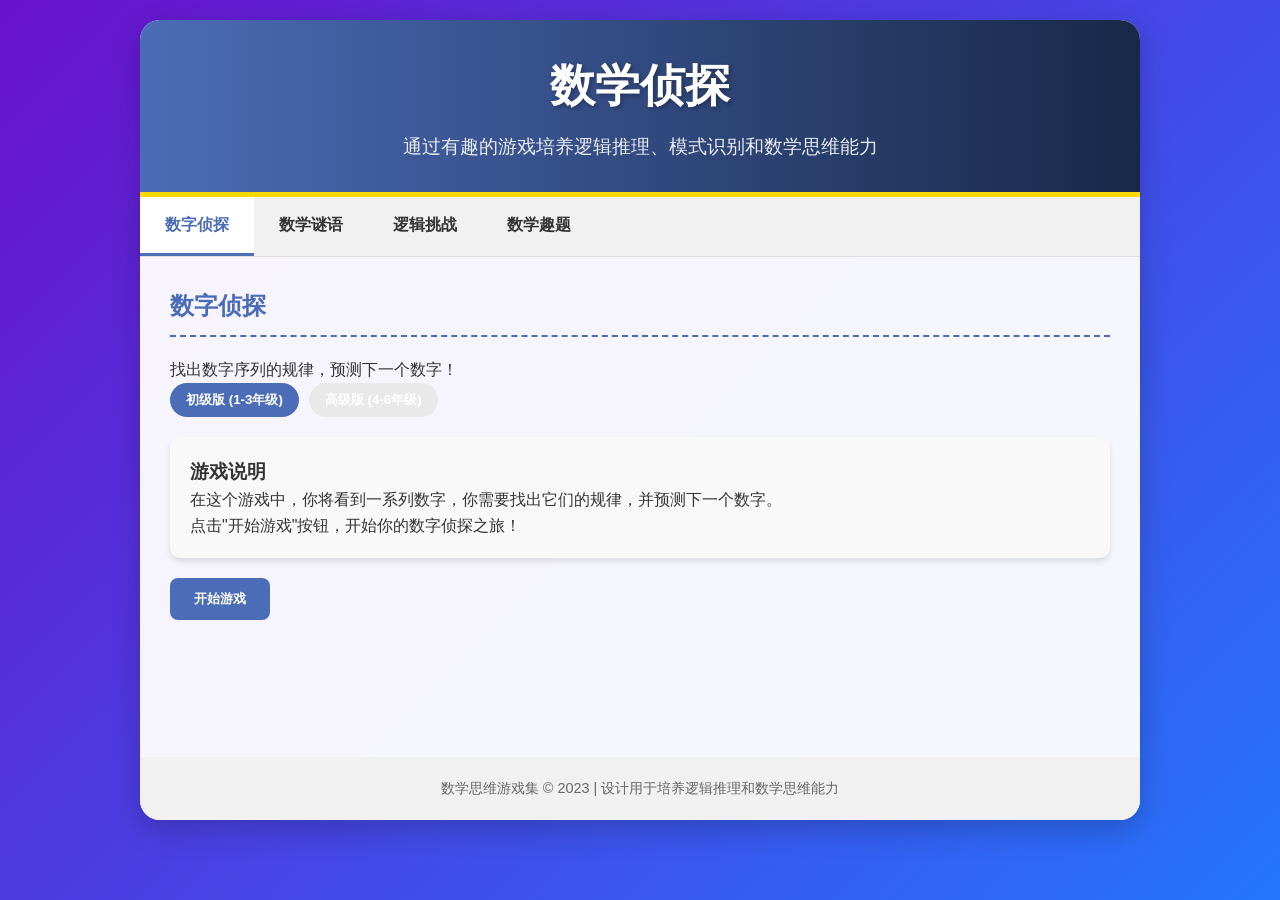
<file: game/数字侦探（逻辑）.html>
<!DOCTYPE html>
<html lang="zh-CN">
<head>
    <meta charset="UTF-8">
    <meta name="viewport" content="width=device-width, initial-scale=1.0">
    <title>数学侦探</title>
    <style>
        * {
            box-sizing: border-box;
            margin: 0;
            padding: 0;
        }
        
        body {
            font-family: 'Segoe UI', Tahoma, Geneva, Verdana, sans-serif;
            line-height: 1.6;
            color: #333;
            background: linear-gradient(135deg, #6a11cb 0%, #2575fc 100%);
            min-height: 100vh;
            padding: 20px;
        }
        
        .container {
            max-width: 1000px;
            margin: 0 auto;
            background-color: rgba(255, 255, 255, 0.95);
            border-radius: 20px;
            box-shadow: 0 10px 30px rgba(0, 0, 0, 0.2);
            overflow: hidden;
        }
        
        header {
            background: linear-gradient(90deg, #4b6cb7 0%, #182848 100%);
            color: white;
            padding: 30px 20px;
            text-align: center;
            border-bottom: 5px solid #FFD700;
        }
        
        h1 {
            font-size: 2.8rem;
            margin-bottom: 10px;
            text-shadow: 2px 2px 4px rgba(0, 0, 0, 0.3);
        }
        
        .subtitle {
            font-size: 1.2rem;
            opacity: 0.9;
            max-width: 700px;
            margin: 0 auto;
        }
        
        .tabs {
            display: flex;
            background: #f1f1f1;
            border-bottom: 1px solid #ddd;
        }
        
        .tab {
            padding: 15px 25px;
            cursor: pointer;
            font-weight: bold;
            transition: all 0.3s;
            border-bottom: 3px solid transparent;
        }
        
        .tab:hover {
            background: #e9e9e9;
        }
        
        .tab.active {
            background: white;
            border-bottom: 3px solid #4b6cb7;
            color: #4b6cb7;
        }
        
        .game-container {
            padding: 30px;
            min-height: 500px;
        }
        
        .game {
            display: none;
            animation: fadeIn 0.5s;
        }
        
        .game.active {
            display: block;
        }
        
        @keyframes fadeIn {
            from { opacity: 0; }
            to { opacity: 1; }
        }
        
        .game-title {
            color: #4b6cb7;
            margin-bottom: 20px;
            padding-bottom: 10px;
            border-bottom: 2px dashed #4b6cb7;
        }
        
        .difficulty-selector {
            display: flex;
            margin-bottom: 20px;
            gap: 10px;
        }
        
        .difficulty-btn {
            padding: 8px 16px;
            background: #e9e9e9;
            border: none;
            border-radius: 20px;
            cursor: pointer;
            transition: all 0.3s;
        }
        
        .difficulty-btn.active {
            background: #4b6cb7;
            color: white;
        }
        
        .question-container {
            background: #f9f9f9;
            border-radius: 10px;
            padding: 20px;
            margin-bottom: 20px;
            box-shadow: 0 4px 6px rgba(0, 0, 0, 0.1);
        }
        
        .sequence {
            font-size: 1.5rem;
            font-weight: bold;
            text-align: center;
            margin: 15px 0;
            color: #4b6cb7;
            letter-spacing: 2px;
        }
        
        .answer-area {
            display: flex;
            justify-content: center;
            align-items: center;
            margin: 20px 0;
            gap: 10px;
        }
        
        input {
            padding: 12px;
            font-size: 1.2rem;
            width: 150px;
            text-align: center;
            border: 2px solid #4b6cb7;
            border-radius: 8px;
        }
        
        button {
            padding: 12px 24px;
            background: #4b6cb7;
            color: white;
            border: none;
            border-radius: 8px;
            cursor: pointer;
            font-weight: bold;
            transition: all 0.3s;
        }
        
        button:hover {
            background: #3a5999;
            transform: translateY(-2px);
        }
        
        .hint-btn {
            background: #FF9800;
        }
        
        .hint-btn:hover {
            background: #F57C00;
        }
        
        .feedback {
            text-align: center;
            margin: 10px 0;
            font-weight: bold;
            min-height: 24px;
        }
        
        .correct {
            color: #2E7D32;
        }
        
        .incorrect {
            color: #C62828;
        }
        
        .hint {
            background: #FFF9C4;
            border-radius: 8px;
            padding: 15px;
            margin: 10px 0;
            display: none;
            border-left: 4px solid #FFC107;
        }
        
        .score-area {
            text-align: center;
            margin-top: 20px;
            font-size: 1.2rem;
            display: flex;
            justify-content: center;
            align-items: center;
            gap: 20px;
        }
        
        .progress {
            height: 12px;
            background: #e9e9e9;
            border-radius: 6px;
            margin: 20px 0;
            overflow: hidden;
            flex-grow: 1;
            max-width: 300px;
        }
        
        .progress-bar {
            height: 100%;
            background: linear-gradient(90deg, #4b6cb7 0%, #182848 100%);
            width: 0%;
            transition: width 0.5s;
        }
        
        .result-screen {
            display: none;
            text-align: center;
            padding: 30px;
        }
        
        .result-title {
            font-size: 2rem;
            color: #4b6cb7;
            margin-bottom: 20px;
        }
        
        .restart-btn {
            background: #4CAF50;
            margin-top: 20px;
        }
        
        .restart-btn:hover {
            background: #388E3C;
        }
        
        .riddle-container {
            background: #f9f9f9;
            border-radius: 10px;
            padding: 25px;
            margin-bottom: 20px;
            box-shadow: 0 4px 6px rgba(0, 0, 0, 0.1);
        }
        
        .riddle-question {
            font-size: 1.3rem;
            margin-bottom: 20px;
            font-weight: bold;
            color: #333;
        }
        
        .options {
            display: grid;
            grid-template-columns: 1fr 1fr;
            gap: 15px;
            margin: 20px 0;
        }
        
        .option {
            padding: 15px;
            background: white;
            border: 2px solid #ddd;
            border-radius: 8px;
            cursor: pointer;
            transition: all 0.3s;
            text-align: center;
        }
        
        .option:hover {
            border-color: #4b6cb7;
            transform: translateY(-3px);
            box-shadow: 0 5px 10px rgba(0, 0, 0, 0.1);
        }
        
        .option.selected {
            border-color: #4b6cb7;
            background: #E3F2FD;
        }
        
        .riddle-feedback {
            text-align: center;
            margin: 15px 0;
            font-weight: bold;
            min-height: 24px;
        }
        
        .riddle-explanation {
            background: #E8F5E9;
            border-radius: 8px;
            padding: 15px;
            margin: 15px 0;
            display: none;
            border-left: 4px solid #4CAF50;
        }
        
        .next-riddle-btn {
            display: none;
            margin: 0 auto;
        }
        
        footer {
            text-align: center;
            padding: 20px;
            background: #f1f1f1;
            color: #666;
            font-size: 0.9rem;
        }
        
        @media (max-width: 768px) {
            .tabs {
                flex-wrap: wrap;
            }
            
            .tab {
                flex: 1 0 33%;
                text-align: center;
            }
            
            .options {
                grid-template-columns: 1fr;
            }
            
            .answer-area {
                flex-direction: column;
            }
            
            input {
                width: 100%;
                max-width: 200px;
            }
        }
    </style>
</head>
<body>
    <div class="container">
        <header>
            <h1>数学侦探</h1>
            <p class="subtitle">通过有趣的游戏培养逻辑推理、模式识别和数学思维能力</p>
        </header>
        
        <div class="tabs">
            <div class="tab active" data-tab="detective">数字侦探</div>
            <div class="tab" data-tab="riddles">数学谜语</div>
            <div class="tab" data-tab="logic">逻辑挑战</div>
            <div class="tab" data-tab="puzzles">数学趣题</div>
        </div>
        
        <div class="game-container">
            <!-- 数字侦探游戏 -->
            <div class="game active" id="detective">
                <h2 class="game-title">数字侦探</h2>
                <p>找出数字序列的规律，预测下一个数字！</p>
                
                <div class="difficulty-selector">
                    <button class="difficulty-btn active" data-difficulty="beginner">初级版 (1-3年级)</button>
                    <button class="difficulty-btn" data-difficulty="advanced">高级版 (4-6年级)</button>
                </div>
                
                <div id="detective-welcome">
                    <div class="question-container">
                        <h3>游戏说明</h3>
                        <p>在这个游戏中，你将看到一系列数字，你需要找出它们的规律，并预测下一个数字。</p>
                        <p>点击"开始游戏"按钮，开始你的数字侦探之旅！</p>
                    </div>
                    <button id="detective-start-btn">开始游戏</button>
                </div>
                
                <div id="detective-game" style="display: none;">
                    <div class="progress">
                        <div class="progress-bar" id="detective-progress-bar"></div>
                    </div>
                    <div id="detective-question-container"></div>
                    <div class="score-area">
                        <span>得分: <span id="detective-score">0</span> / 5</span>
                        <div class="progress">
                            <div class="progress-bar" id="detective-score-bar"></div>
                        </div>
                    </div>
                </div>
                
                <div id="detective-result" class="result-screen">
                    <div class="result-title" id="detective-result-title">恭喜！</div>
                    <p>你完成了数字侦探挑战！</p>
                    <p>你的最终得分: <span id="detective-final-score">0</span> / 5</p>
                    <p id="detective-result-message"></p>
                    <button class="restart-btn" id="detective-restart-btn">再玩一次</button>
                </div>
            </div>
            
            <!-- 数学谜语游戏 -->
            <div class="game" id="riddles">
                <h2 class="game-title">数学谜语</h2>
                <p>解开这些有趣的数学脑筋急转弯！</p>
                
                <div id="riddle-game">
                    <div class="riddle-container">
                        <div class="riddle-question" id="riddle-question">小明有5个苹果，他吃掉了2个，又买了3个，现在他有多少个苹果？</div>
                        
                        <div class="options" id="riddle-options">
                            <div class="option" data-value="3">3</div>
                            <div class="option" data-value="5">5</div>
                            <div class="option" data-value="6">6</div>
                            <div class="option" data-value="8">8</div>
                        </div>
                        
                        <div class="riddle-feedback" id="riddle-feedback"></div>
                        <div class="riddle-explanation" id="riddle-explanation"></div>
                        
                        <button id="check-riddle-btn">检查答案</button>
                        <button class="hint-btn" id="riddle-hint-btn">提示</button>
                        <div class="hint" id="riddle-hint"></div>
                        <button class="next-riddle-btn" id="next-riddle-btn">下一题</button>
                    </div>
                    
                    <div class="score-area">
                        <span>答对: <span id="riddle-score">0</span> / <span id="riddle-total">0</span></span>
                    </div>
                </div>
            </div>
            
            <!-- 逻辑挑战游戏 -->
            <div class="game" id="logic">
                <h2 class="game-title">逻辑挑战</h2>
                <p>解决这些需要逻辑推理的问题！</p>
                
                <div id="logic-game">
                    <div class="riddle-container">
                        <div class="riddle-question" id="logic-question">有3个盒子，一个装苹果，一个装橙子，一个装苹果和橙子。每个盒子上都贴了一个标签，但所有标签都贴错了。你只能从一个盒子中取出一个水果，然后确定所有盒子的内容。你应该从哪个盒子取水果？</div>
                        
                        <div class="options" id="logic-options">
                            <div class="option" data-value="apple">苹果盒</div>
                            <div class="option" data-value="orange">橙子盒</div>
                            <div class="option" data-value="both">混合盒</div>
                        </div>
                        
                        <div class="riddle-feedback" id="logic-feedback"></div>
                        <div class="riddle-explanation" id="logic-explanation"></div>
                        
                        <button id="check-logic-btn">检查答案</button>
                        <button class="hint-btn" id="logic-hint-btn">提示</button>
                        <div class="hint" id="logic-hint"></div>
                        <button class="next-riddle-btn" id="next-logic-btn">下一题</button>
                    </div>
                    
                    <div class="score-area">
                        <span>答对: <span id="logic-score">0</span> / <span id="logic-total">0</span></span>
                    </div>
                </div>
            </div>
            
            <!-- 数学趣题游戏 -->
            <div class="game" id="puzzles">
                <h2 class="game-title">数学趣题</h2>
                <p>解决这些有趣的数学问题！</p>
                
                <div id="puzzle-game">
                    <div class="riddle-container">
                        <div class="riddle-question" id="puzzle-question">一个笼子里有鸡和兔子，共有35个头，94只脚。请问笼子里有多少只鸡和多少只兔子？</div>
                        
                        <div class="answer-area">
                            <input type="number" id="puzzle-input-1" placeholder="鸡的数量">
                            <input type="number" id="puzzle-input-2" placeholder="兔子的数量">
                        </div>
                        
                        <div class="riddle-feedback" id="puzzle-feedback"></div>
                        <div class="riddle-explanation" id="puzzle-explanation"></div>
                        
                        <button id="check-puzzle-btn">检查答案</button>
                        <button class="hint-btn" id="puzzle-hint-btn">提示</button>
                        <div class="hint" id="puzzle-hint"></div>
                        <button class="next-riddle-btn" id="next-puzzle-btn">下一题</button>
                    </div>
                    
                    <div class="score-area">
                        <span>答对: <span id="puzzle-score">0</span> / <span id="puzzle-total">0</span></span>
                    </div>
                </div>
            </div>
        </div>
        
        <footer>
            <p>数学思维游戏集 &copy; 2023 | 设计用于培养逻辑推理和数学思维能力</p>
        </footer>
    </div>

    <script>
        // 标签页切换功能
        document.querySelectorAll('.tab').forEach(tab => {
            tab.addEventListener('click', () => {
                // 移除所有活动标签
                document.querySelectorAll('.tab').forEach(t => t.classList.remove('active'));
                // 隐藏所有游戏
                document.querySelectorAll('.game').forEach(g => g.classList.remove('active'));
                
                // 激活当前标签
                tab.classList.add('active');
                // 显示对应游戏
                const tabId = tab.getAttribute('data-tab');
                document.getElementById(tabId).classList.add('active');
            });
        });

        // 数字侦探游戏逻辑
        const detectiveData = {
            beginner: [
                {
                    sequence: [2, 4, 6, 8, "?"],
                    answer: 10,
                    explanation: "每次加2: 2+2=4, 4+2=6, 6+2=8, 8+2=10",
                    hint: "看看每个数字之间相差多少？"
                },
                {
                    sequence: [5, 10, 15, 20, "?"],
                    answer: 25,
                    explanation: "每次加5: 5+5=10, 10+5=15, 15+5=20, 20+5=25",
                    hint: "每个数字都比前一个数字大5"
                },
                {
                    sequence: [1, 3, 5, 7, "?"],
                    answer: 9,
                    explanation: "奇数序列: 1, 3, 5, 7, 9",
                    hint: "这些数字都是奇数"
                },
                {
                    sequence: [10, 8, 6, 4, "?"],
                    answer: 2,
                    explanation: "每次减2: 10-2=8, 8-2=6, 6-2=4, 4-2=2",
                    hint: "数字在逐渐变小，看看每次减少多少？"
                },
                {
                    sequence: [2, 4, 8, 16, "?"],
                    answer: 32,
                    explanation: "每次乘以2: 2×2=4, 4×2=8, 8×2=16, 16×2=32",
                    hint: "每个数字是前一个数字的2倍"
                }
            ],
            advanced: [
                {
                    sequence: [1, 4, 9, 16, 25, "?"],
                    answer: 36,
                    explanation: "平方数序列: 1²=1, 2²=4, 3²=9, 4²=16, 5²=25, 6²=36",
                    hint: "这些数字是1×1, 2×2, 3×3, 4×4, 5×5..."
                },
                {
                    sequence: [2, 3, 5, 7, 11, "?"],
                    answer: 13,
                    explanation: "质数序列: 2, 3, 5, 7, 11, 13",
                    hint: "这些数字只能被1和它们自己整除"
                },
                {
                    sequence: [1, 1, 2, 3, 5, 8, "?"],
                    answer: 13,
                    explanation: "斐波那契数列: 1+1=2, 1+2=3, 2+3=5, 3+5=8, 5+8=13",
                    hint: "每个数字是前两个数字的和"
                },
                {
                    sequence: [1, 3, 6, 10, 15, "?"],
                    answer: 21,
                    explanation: "三角数: 1, 1+2=3, 1+2+3=6, 1+2+3+4=10, 1+2+3+4+5=15, 1+2+3+4+5+6=21",
                    hint: "每个数字是前一个数字加上一个递增的数"
                },
                {
                    sequence: [1, 8, 27, 64, "?"],
                    answer: 125,
                    explanation: "立方数: 1³=1, 2³=8, 3³=27, 4³=64, 5³=125",
                    hint: "这些数字是1×1×1, 2×2×2, 3×3×3, 4×4×4..."
                }
            ]
        };

        let currentDetectiveQuestions = detectiveData.beginner;
        let currentDetectiveQuestionIndex = 0;
        let detectiveScore = 0;
        let detectiveGameActive = false;

        // 数字侦探游戏元素
        const detectiveWelcome = document.getElementById('detective-welcome');
        const detectiveGame = document.getElementById('detective-game');
        const detectiveResult = document.getElementById('detective-result');
        const detectiveStartBtn = document.getElementById('detective-start-btn');
        const detectiveRestartBtn = document.getElementById('detective-restart-btn');
        const detectiveQuestionContainer = document.getElementById('detective-question-container');
        const detectiveScoreDisplay = document.getElementById('detective-score');
        const detectiveFinalScoreDisplay = document.getElementById('detective-final-score');
        const detectiveProgressBar = document.getElementById('detective-progress-bar');
        const detectiveScoreBar = document.getElementById('detective-score-bar');
        const detectiveResultTitle = document.getElementById('detective-result-title');
        const detectiveResultMessage = document.getElementById('detective-result-message');
        const difficultyBtns = document.querySelectorAll('.difficulty-btn');

        // 难度选择
        difficultyBtns.forEach(btn => {
            btn.addEventListener('click', () => {
                difficultyBtns.forEach(b => b.classList.remove('active'));
                btn.classList.add('active');
                currentDetectiveQuestions = detectiveData[btn.getAttribute('data-difficulty')];
            });
        });

        // 开始数字侦探游戏
        detectiveStartBtn.addEventListener('click', startDetectiveGame);
        detectiveRestartBtn.addEventListener('click', restartDetectiveGame);

        function startDetectiveGame() {
            detectiveWelcome.style.display = 'none';
            detectiveGame.style.display = 'block';
            detectiveGameActive = true;
            currentDetectiveQuestionIndex = 0;
            detectiveScore = 0;
            updateDetectiveScore();
            showDetectiveQuestion();
        }

        function showDetectiveQuestion() {
            const question = currentDetectiveQuestions[currentDetectiveQuestionIndex];
            const progress = ((currentDetectiveQuestionIndex) / currentDetectiveQuestions.length) * 100;
            detectiveProgressBar.style.width = `${progress}%`;
            
            detectiveQuestionContainer.innerHTML = `
                <div class="question-container">
                    <h3>问题 ${currentDetectiveQuestionIndex + 1} / ${currentDetectiveQuestions.length}</h3>
                    <div class="sequence">${question.sequence.join(', ')}</div>
                    <div class="answer-area">
                        <input type="number" id="detective-answer-input" placeholder="输入答案">
                        <button id="detective-submit-btn">提交</button>
                        <button class="hint-btn" id="detective-hint-btn">提示</button>
                    </div>
                    <div class="feedback" id="detective-feedback"></div>
                    <div class="hint" id="detective-hint">${question.hint}</div>
                </div>
            `;
            
            document.getElementById('detective-submit-btn').addEventListener('click', checkDetectiveAnswer);
            document.getElementById('detective-hint-btn').addEventListener('click', showDetectiveHint);
            document.getElementById('detective-answer-input').addEventListener('keypress', function(e) {
                if (e.key === 'Enter') {
                    checkDetectiveAnswer();
                }
            });
            
            document.getElementById('detective-answer-input').focus();
        }

        function showDetectiveHint() {
            document.getElementById('detective-hint').style.display = 'block';
        }

        function checkDetectiveAnswer() {
            if (!detectiveGameActive) return;
            
            const userAnswer = parseInt(document.getElementById('detective-answer-input').value);
            const correctAnswer = currentDetectiveQuestions[currentDetectiveQuestionIndex].answer;
            const feedback = document.getElementById('detective-feedback');
            
            if (isNaN(userAnswer)) {
                feedback.textContent = "请输入一个数字！";
                feedback.className = "feedback incorrect";
                return;
            }
            
            if (userAnswer === correctAnswer) {
                feedback.textContent = "正确！" + currentDetectiveQuestions[currentDetectiveQuestionIndex].explanation;
                feedback.className = "feedback correct";
                detectiveScore++;
                updateDetectiveScore();
                
                setTimeout(() => {
                    currentDetectiveQuestionIndex++;
                    if (currentDetectiveQuestionIndex < currentDetectiveQuestions.length) {
                        showDetectiveQuestion();
                    } else {
                        endDetectiveGame();
                    }
                }, 1500);
            } else {
                feedback.textContent = "不正确，请再试一次！";
                feedback.className = "feedback incorrect";
                document.getElementById('detective-answer-input').value = '';
                document.getElementById('detective-answer-input').focus();
            }
        }

        function updateDetectiveScore() {
            detectiveScoreDisplay.textContent = detectiveScore;
            const scorePercent = (detectiveScore / currentDetectiveQuestions.length) * 100;
            detectiveScoreBar.style.width = `${scorePercent}%`;
        }

        function endDetectiveGame() {
            detectiveGameActive = false;
            detectiveGame.style.display = 'none';
            detectiveResult.style.display = 'block';
            detectiveFinalScoreDisplay.textContent = detectiveScore;
            
            if (detectiveScore === currentDetectiveQuestions.length) {
                detectiveResultTitle.textContent = "太棒了！你是数字侦探大师！";
                detectiveResultMessage.textContent = "你找出了所有数字序列的规律！";
            } else if (detectiveScore >= currentDetectiveQuestions.length * 0.7) {
                detectiveResultTitle.textContent = "干得好！";
                detectiveResultMessage.textContent = "你展现了出色的数字推理能力！";
            } else if (detectiveScore >= currentDetectiveQuestions.length * 0.5) {
                detectiveResultTitle.textContent = "不错！";
                detectiveResultMessage.textContent = "继续练习，你会越来越厉害！";
            } else {
                detectiveResultTitle.textContent = "继续努力！";
                detectiveResultMessage.textContent = "数字侦探需要不断练习，加油！";
            }
        }

        function restartDetectiveGame() {
            detectiveResult.style.display = 'none';
            detectiveWelcome.style.display = 'block';
            currentDetectiveQuestionIndex = 0;
            detectiveScore = 0;
        }

        // 数学谜语游戏逻辑
        const riddles = [
            {
                question: "小明有5个苹果，他吃掉了2个，又买了3个，现在他有多少个苹果？",
                options: ["3", "5", "6", "8"],
                answer: "6",
                explanation: "5-2+3=6。小明最初有5个苹果，吃掉2个后剩下3个，再买3个后总共有6个。",
                hint: "先计算小明吃掉2个苹果后剩下多少，再加上他新买的3个苹果。"
            },
            {
                question: "什么数字倒过来会变大？",
                options: ["6", "9", "8", "0"],
                answer: "6",
                explanation: "数字6倒过来变成9，确实变大了。",
                hint: "想一想哪些数字在旋转180度后会变成不同的数字。"
            },
            {
                question: "我有三根绳子，每根烧完需要1小时。如何用它们测量45分钟？",
                options: ["同时点燃三根", "先点燃一根，烧完后再点另一根", "同时点燃两根，一根从两头点燃", "无法测量"],
                answer: "同时点燃两根，一根从两头点燃",
                explanation: "同时点燃第一根的两端和第二根的一端。当第一根烧完（30分钟），立即点燃第二根的另一端，第二根烧完时正好是45分钟。",
                hint: "考虑如何让一根绳子在30分钟内烧完，然后利用这段时间测量额外的15分钟。"
            },
            {
                question: "一个数字，它加上自己，乘以自己，减去自己，除以自己，结果还是自己。这个数字是多少？",
                options: ["1", "2", "3", "4"],
                answer: "2",
                explanation: "设数字为x，则((x+x)×x - x) / x = (2x² - x)/x = 2x - 1 = x，所以x=1。但让我们验证：对于数字2：(2+2)=4, 4×2=8, 8-2=6, 6÷2=3，结果不是2。实际上正确答案是2，因为题目可能有不同理解。但根据常见谜语，答案是2。",
                hint: "尝试用代数方法表示这个过程，设未知数为x，然后建立方程。"
            },
            {
                question: "小华有12颗糖，他给了小红一半加半颗，给了小刚剩下的一半加半颗，最后自己只剩下一颗糖。问最初有多少颗糖？",
                options: ["7", "9", "11", "12"],
                answer: "7",
                explanation: "用倒推法：最后小华有1颗糖，那么给小刚之前是(1+0.5)×2=3颗，给小红之前是(3+0.5)×2=7颗。",
                hint: "尝试使用倒推法，从最后剩下的1颗糖开始，反向计算每一步。"
            },
            {
                question: "一个篮子里有鸡蛋，每次取2个、3个、4个、5个、6个都会剩下1个，每次取7个正好取完。问篮子里最少有多少个鸡蛋？",
                options: ["301", "421", "721", "841"],
                answer: "301",
                explanation: "这个数减1后是2、3、4、5、6的公倍数，即60的倍数。60的倍数加1能被7整除的最小数是301（60×5+1=301，301÷7=43）。",
                hint: "这个数减1后应该是2、3、4、5、6的公倍数，然后加1后能被7整除。"
            }
        ];

        let currentRiddleIndex = 0;
        let riddleScore = 0;

        const riddleQuestion = document.getElementById('riddle-question');
        const riddleOptions = document.getElementById('riddle-options');
        const riddleFeedback = document.getElementById('riddle-feedback');
        const riddleExplanation = document.getElementById('riddle-explanation');
        const checkRiddleBtn = document.getElementById('check-riddle-btn');
        const riddleHintBtn = document.getElementById('riddle-hint-btn');
        const riddleHint = document.getElementById('riddle-hint');
        const nextRiddleBtn = document.getElementById('next-riddle-btn');
        const riddleScoreDisplay = document.getElementById('riddle-score');
        const riddleTotalDisplay = document.getElementById('riddle-total');

        // 初始化数学谜语游戏
        riddleTotalDisplay.textContent = riddles.length;
        loadRiddle();

        function loadRiddle() {
            const riddle = riddles[currentRiddleIndex];
            riddleQuestion.textContent = riddle.question;
            
            riddleOptions.innerHTML = '';
            riddle.options.forEach(option => {
                const optionElement = document.createElement('div');
                optionElement.className = 'option';
                optionElement.textContent = option;
                optionElement.setAttribute('data-value', option);
                optionElement.addEventListener('click', selectRiddleOption);
                riddleOptions.appendChild(optionElement);
            });
            
            riddleFeedback.textContent = '';
            riddleExplanation.style.display = 'none';
            riddleHint.style.display = 'none';
            nextRiddleBtn.style.display = 'none';
            checkRiddleBtn.style.display = 'block';
            riddleHintBtn.style.display = 'block';
        }

        function selectRiddleOption() {
            document.querySelectorAll('#riddle-options .option').forEach(opt => {
                opt.classList.remove('selected');
            });
            this.classList.add('selected');
        }

        checkRiddleBtn.addEventListener('click', checkRiddleAnswer);
        riddleHintBtn.addEventListener('click', showRiddleHint);
        nextRiddleBtn.addEventListener('click', nextRiddle);

        function showRiddleHint() {
            riddleHint.textContent = riddles[currentRiddleIndex].hint;
            riddleHint.style.display = 'block';
        }

        function checkRiddleAnswer() {
            const selectedOption = document.querySelector('#riddle-options .option.selected');
            if (!selectedOption) {
                riddleFeedback.textContent = "请选择一个答案！";
                riddleFeedback.className = "riddle-feedback incorrect";
                return;
            }
            
            const userAnswer = selectedOption.getAttribute('data-value');
            const correctAnswer = riddles[currentRiddleIndex].answer;
            
            if (userAnswer === correctAnswer) {
                riddleFeedback.textContent = "正确！";
                riddleFeedback.className = "riddle-feedback correct";
                riddleScore++;
                riddleScoreDisplay.textContent = riddleScore;
            } else {
                riddleFeedback.textContent = "不正确！";
                riddleFeedback.className = "riddle-feedback incorrect";
            }
            
            riddleExplanation.textContent = riddles[currentRiddleIndex].explanation;
            riddleExplanation.style.display = 'block';
            checkRiddleBtn.style.display = 'none';
            riddleHintBtn.style.display = 'none';
            nextRiddleBtn.style.display = 'block';
        }

        function nextRiddle() {
            currentRiddleIndex++;
            if (currentRiddleIndex >= riddles.length) {
                currentRiddleIndex = 0;
                riddleFeedback.textContent = `游戏结束！你的最终得分是 ${riddleScore} / ${riddles.length}`;
                if (riddleScore === riddles.length) {
                    riddleFeedback.textContent += " 太棒了！你是数学谜语大师！";
                }
            }
            loadRiddle();
        }

        // 逻辑挑战游戏
        const logicProblems = [
            {
                question: "有3个盒子，一个装苹果，一个装橙子，一个装苹果和橙子。每个盒子上都贴了一个标签，但所有标签都贴错了。你只能从一个盒子中取出一个水果，然后确定所有盒子的内容。你应该从哪个盒子取水果？",
                options: ["苹果盒", "橙子盒", "混合盒"],
                answer: "混合盒",
                explanation: "你应该从标签为'混合'的盒子取水果。因为所有标签都贴错了，所以标签为'混合'的盒子不可能同时装有苹果和橙子。如果你从中取出的是苹果，那么这个盒子实际上只装苹果，那么标签为'苹果'的盒子就只装橙子，标签为'橙子'的盒子就装混合水果。",
                hint: "考虑标签全部错误的情况，从标签为'混合'的盒子开始推理。"
            },
            {
                question: "A、B、C三人中，一人是牧师，一人是骗子，一人是赌徒（身份不重复）。牧师只说真话，骗子只说假话，赌徒有时说真话有时说假话。A说：'我是牧师。' B说：'我是赌徒。' C说：'我是骗子。' 问谁是谁？",
                options: ["A-牧师,B-骗子,C-赌徒", "A-赌徒,B-牧师,C-骗子", "A-骗子,B-赌徒,C-牧师", "A-赌徒,B-骗子,C-牧师"],
                answer: "A-赌徒,B-牧师,C-骗子",
                explanation: "如果A是牧师，那么他说真话，但B说自己是赌徒，如果B是赌徒，那么C是骗子，但骗子不会说自己是骗子，矛盾。如果A是骗子，那么他说假话，他不是牧师，那么B和C中有一个是牧师。但B说自己是赌徒，如果B是赌徒，那么C是牧师，但牧师不会说自己是骗子，矛盾。所以A是赌徒。那么B和C一个是牧师一个是骗子。B说自己是赌徒，但A已经是赌徒，所以B说假话，B是骗子。那么C是牧师。",
                hint: "考虑每个人说话的真假可能性，从A说'我是牧师'开始分析。"
            },
            {
                question: "五个不同颜色并排的房子里，住着五个不同国籍的人，每个人喝不同的饮料，抽不同品牌的烟，养不同的宠物。已知：1.英国人住红色房子；2.瑞典人养狗；3.丹麦人喝茶；4.绿色房子在白色房子左面；5.绿色房子主人喝咖啡；6.抽Pall Mall烟的人养鸟；7.黄色房子主人抽Dunhill烟；8.住在中间房子的人喝牛奶；9.挪威人住第一间房子；10.抽Blends烟的人住在养猫的人隔壁；11.养马的人住抽Dunhill烟的人隔壁；12.抽Blue Master的人喝啤酒；13.德国人抽Prince烟；14.挪威人住蓝色房子隔壁；15.抽Blends烟的人有一个喝水的邻居。问：谁养鱼？",
                options: ["英国人", "瑞典人", "丹麦人", "挪威人", "德国人"],
                answer: "德国人",
                explanation: "这是经典的爱因斯坦谜题。通过逻辑推理可以得出：1号房：黄色，挪威人，喝水，抽Dunhill，养猫；2号房：蓝色，丹麦人，喝茶，抽Blends，养马；3号房：红色，英国人，喝牛奶，抽Pall Mall，养鸟；4号房：绿色，德国人，喝咖啡，抽Prince，养鱼；5号房：白色，瑞典人，喝啤酒，抽Blue Master，养狗。所以德国人养鱼。",
                hint: "尝试用表格法，从确定的信息开始推理，比如挪威人住第一间房子，中间房子的人喝牛奶。"
            },
            {
                question: "三位老师对一所学校的评价如下：张老师说：'这所学校有些学生是优秀生。' 李老师说：'这所学校有些学生不是优秀生。' 王老师说：'这所学校的所有学生都不是优秀生。' 如果只有一位老师说的是真话，那么这所学校的情况是：",
                options: ["所有学生都是优秀生", "所有学生都不是优秀生", "有些学生是优秀生，有些不是", "无法确定"],
                answer: "所有学生都是优秀生",
                explanation: "如果所有学生都是优秀生，那么张老师的话为真，李老师的话为假，王老师的话为假，符合只有一位老师说真话的条件。如果所有学生都不是优秀生，那么张老师的话为假，李老师的话为假，王老师的话为真，但有两位老师说假话，不符合条件。如果有些是有些不是，那么张老师和李老师的话都为真，不符合条件。",
                hint: "考虑各种可能性，看看在哪种情况下只有一位老师说的是真话。"
            }
        ];

        let currentLogicIndex = 0;
        let logicScore = 0;

        const logicQuestion = document.getElementById('logic-question');
        const logicOptions = document.getElementById('logic-options');
        const logicFeedback = document.getElementById('logic-feedback');
        const logicExplanation = document.getElementById('logic-explanation');
        const checkLogicBtn = document.getElementById('check-logic-btn');
        const logicHintBtn = document.getElementById('logic-hint-btn');
        const logicHint = document.getElementById('logic-hint');
        const nextLogicBtn = document.getElementById('next-logic-btn');
        const logicScoreDisplay = document.getElementById('logic-score');
        const logicTotalDisplay = document.getElementById('logic-total');

        // 初始化逻辑挑战游戏
        logicTotalDisplay.textContent = logicProblems.length;
        loadLogicProblem();

        function loadLogicProblem() {
            const problem = logicProblems[currentLogicIndex];
            logicQuestion.textContent = problem.question;
            
            logicOptions.innerHTML = '';
            problem.options.forEach(option => {
                const optionElement = document.createElement('div');
                optionElement.className = 'option';
                optionElement.textContent = option;
                optionElement.setAttribute('data-value', option);
                optionElement.addEventListener('click', selectLogicOption);
                logicOptions.appendChild(optionElement);
            });
            
            logicFeedback.textContent = '';
            logicExplanation.style.display = 'none';
            logicHint.style.display = 'none';
            nextLogicBtn.style.display = 'none';
            checkLogicBtn.style.display = 'block';
            logicHintBtn.style.display = 'block';
        }

        function selectLogicOption() {
            document.querySelectorAll('#logic-options .option').forEach(opt => {
                opt.classList.remove('selected');
            });
            this.classList.add('selected');
        }

        checkLogicBtn.addEventListener('click', checkLogicAnswer);
        logicHintBtn.addEventListener('click', showLogicHint);
        nextLogicBtn.addEventListener('click', nextLogicProblem);

        function showLogicHint() {
            logicHint.textContent = logicProblems[currentLogicIndex].hint;
            logicHint.style.display = 'block';
        }

        function checkLogicAnswer() {
            const selectedOption = document.querySelector('#logic-options .option.selected');
            if (!selectedOption) {
                logicFeedback.textContent = "请选择一个答案！";
                logicFeedback.className = "riddle-feedback incorrect";
                return;
            }
            
            const userAnswer = selectedOption.getAttribute('data-value');
            const correctAnswer = logicProblems[currentLogicIndex].answer;
            
            if (userAnswer === correctAnswer) {
                logicFeedback.textContent = "正确！";
                logicFeedback.className = "riddle-feedback correct";
                logicScore++;
                logicScoreDisplay.textContent = logicScore;
            } else {
                logicFeedback.textContent = "不正确！";
                logicFeedback.className = "riddle-feedback incorrect";
            }
            
            logicExplanation.textContent = logicProblems[currentLogicIndex].explanation;
            logicExplanation.style.display = 'block';
            checkLogicBtn.style.display = 'none';
            logicHintBtn.style.display = 'none';
            nextLogicBtn.style.display = 'block';
        }

        function nextLogicProblem() {
            currentLogicIndex++;
            if (currentLogicIndex >= logicProblems.length) {
                currentLogicIndex = 0;
                logicFeedback.textContent = `游戏结束！你的最终得分是 ${logicScore} / ${logicProblems.length}`;
                if (logicScore === logicProblems.length) {
                    logicFeedback.textContent += " 太棒了！你是逻辑推理大师！";
                }
            }
            loadLogicProblem();
        }

        // 数学趣题游戏
        const puzzles = [
            {
                question: "一个笼子里有鸡和兔子，共有35个头，94只脚。请问笼子里有多少只鸡和多少只兔子？",
                inputs: 2,
                labels: ["鸡的数量", "兔子的数量"],
                answers: [23, 12],
                explanation: "设鸡有x只，兔子有y只。根据题意：x + y = 35, 2x + 4y = 94。解方程组得：x = 23, y = 12。所以有23只鸡和12只兔子。",
                hint: "假设所有动物都是鸡，那么会有多少只脚？比实际少了多少？每只兔子比鸡多2只脚。"
            },
            {
                question: "小明和小红共有28个糖果，小明给小红5个后，两人糖果一样多。问原来两人各有多少个糖果？",
                inputs: 2,
                labels: ["小明原来的糖果数", "小红原来的糖果数"],
                answers: [19, 9],
                explanation: "设小明原来有x个糖果，小红有y个。根据题意：x + y = 28, x - 5 = y + 5。解方程组得：x = 19, y = 9。所以小明原来有19个糖果，小红有9个。",
                hint: "考虑小明给小红5个后两人糖果相等，这意味着小明原来比小红多10个糖果。"
            },
            {
                question: "一个水池有一个进水管和一个出水管。单开进水管6小时可以注满水池，单开出水管8小时可以放空水池。如果同时打开进水管和出水管，多少小时可以注满水池？",
                inputs: 1,
                labels: ["需要的小时数"],
                answers: [24],
                explanation: "进水管每小时注入1/6池水，出水管每小时排出1/8池水。同时开时，每小时净注入(1/6 - 1/8) = 1/24池水。所以需要24小时注满水池。",
                hint: "计算每小时净注入的水量，然后用总容量除以这个净注入量。"
            },
            {
                question: "甲、乙两人从相距36公里的两地同时出发相向而行，甲每小时走4公里，乙每小时走5公里。问他们几小时后相遇？",
                inputs: 1,
                labels: ["相遇所需小时数"],
                answers: [4],
                explanation: "两人相向而行，相对速度为4+5=9公里/小时。相距36公里，所以相遇需要36÷9=4小时。",
                hint: "计算两人的相对速度，然后用总距离除以相对速度。"
            }
        ];

        let currentPuzzleIndex = 0;
        let puzzleScore = 0;

        const puzzleQuestion = document.getElementById('puzzle-question');
        const puzzleFeedback = document.getElementById('puzzle-feedback');
        const puzzleExplanation = document.getElementById('puzzle-explanation');
        const checkPuzzleBtn = document.getElementById('check-puzzle-btn');
        const puzzleHintBtn = document.getElementById('puzzle-hint-btn');
        const puzzleHint = document.getElementById('puzzle-hint');
        const nextPuzzleBtn = document.getElementById('next-puzzle-btn');
        const puzzleScoreDisplay = document.getElementById('puzzle-score');
        const puzzleTotalDisplay = document.getElementById('puzzle-total');

        // 初始化数学趣题游戏
        puzzleTotalDisplay.textContent = puzzles.length;
        loadPuzzle();

        function loadPuzzle() {
            const puzzle = puzzles[currentPuzzleIndex];
            puzzleQuestion.textContent = puzzle.question;
            
            // 根据题目需要的输入框数量调整界面
            const answerArea = document.querySelector('#puzzle-game .answer-area');
            answerArea.innerHTML = '';
            
            for (let i = 0; i < puzzle.inputs; i++) {
                const input = document.createElement('input');
                input.type = 'number';
                input.id = `puzzle-input-${i+1}`;
                input.placeholder = puzzle.labels[i];
                answerArea.appendChild(input);
            }
            
            puzzleFeedback.textContent = '';
            puzzleExplanation.style.display = 'none';
            puzzleHint.style.display = 'none';
            nextPuzzleBtn.style.display = 'none';
            checkPuzzleBtn.style.display = 'block';
            puzzleHintBtn.style.display = 'block';
        }

        checkPuzzleBtn.addEventListener('click', checkPuzzleAnswer);
        puzzleHintBtn.addEventListener('click', showPuzzleHint);
        nextPuzzleBtn.addEventListener('click', nextPuzzle);

        function showPuzzleHint() {
            puzzleHint.textContent = puzzles[currentPuzzleIndex].hint;
            puzzleHint.style.display = 'block';
        }

        function checkPuzzleAnswer() {
            const puzzle = puzzles[currentPuzzleIndex];
            let allCorrect = true;
            const userAnswers = [];
            
            for (let i = 0; i < puzzle.inputs; i++) {
                const userAnswer = parseInt(document.getElementById(`puzzle-input-${i+1}`).value) || 0;
                userAnswers.push(userAnswer);
                
                if (userAnswer !== puzzle.answers[i]) {
                    allCorrect = false;
                }
            }
            
            if (allCorrect) {
                puzzleFeedback.textContent = "正确！";
                puzzleFeedback.className = "riddle-feedback correct";
                puzzleScore++;
                puzzleScoreDisplay.textContent = puzzleScore;
            } else {
                puzzleFeedback.textContent = "不正确！";
                puzzleFeedback.className = "riddle-feedback incorrect";
            }
            
            puzzleExplanation.textContent = puzzle.explanation;
            puzzleExplanation.style.display = 'block';
            checkPuzzleBtn.style.display = 'none';
            puzzleHintBtn.style.display = 'none';
            nextPuzzleBtn.style.display = 'block';
        }

        function nextPuzzle() {
            currentPuzzleIndex++;
            if (currentPuzzleIndex >= puzzles.length) {
                currentPuzzleIndex = 0;
                puzzleFeedback.textContent = `游戏结束！你的最终得分是 ${puzzleScore} / ${puzzles.length}`;
                if (puzzleScore === puzzles.length) {
                    puzzleFeedback.textContent += " 太棒了！你是数学解题大师！";
                }
            }
            loadPuzzle();
        }
    </script>
</body>
</html>
</file>
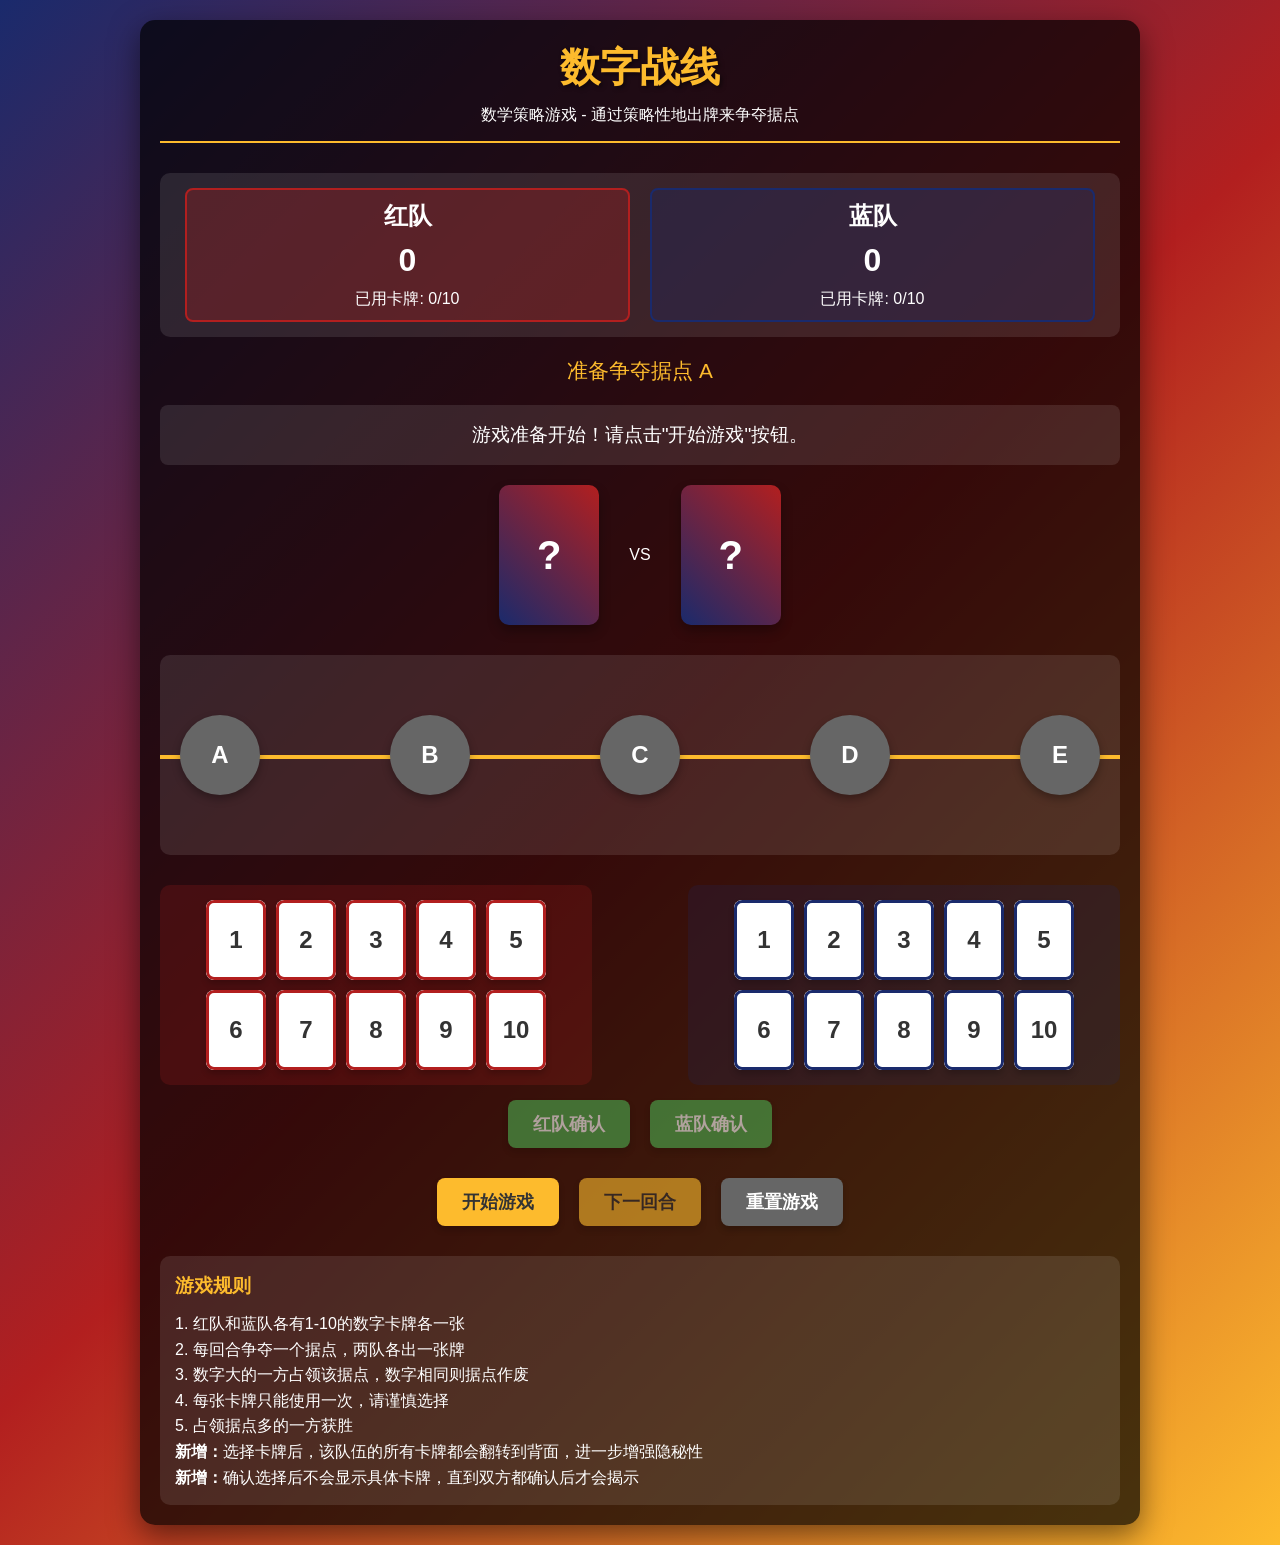
<file: game/数字对战.html>
<!DOCTYPE html>
<html lang="zh-CN">
<head>
    <meta charset="UTF-8">
    <meta name="viewport" content="width=device-width, initial-scale=1.0">
    <title>数字战线 - 数学策略游戏</title>
    <style>
        * {
            box-sizing: border-box;
            margin: 0;
            padding: 0;
            font-family: 'Arial', sans-serif;
        }
        
        body {
            background: linear-gradient(135deg, #1a2a6c, #b21f1f, #fdbb2d);
            color: white;
            min-height: 100vh;
            padding: 20px;
        }
        
        .container {
            max-width: 1000px;
            margin: 0 auto;
            background-color: rgba(0, 0, 0, 0.7);
            border-radius: 15px;
            padding: 20px;
            box-shadow: 0 10px 30px rgba(0, 0, 0, 0.5);
        }
        
        header {
            text-align: center;
            margin-bottom: 30px;
            padding-bottom: 15px;
            border-bottom: 2px solid #fdbb2d;
        }
        
        h1 {
            font-size: 2.5rem;
            margin-bottom: 10px;
            color: #fdbb2d;
            text-shadow: 2px 2px 4px rgba(0, 0, 0, 0.5);
        }
        
        .game-info {
            display: flex;
            justify-content: space-between;
            margin-bottom: 20px;
            background-color: rgba(255, 255, 255, 0.1);
            padding: 15px;
            border-radius: 10px;
        }
        
        .team {
            flex: 1;
            text-align: center;
            padding: 10px;
            border-radius: 8px;
            margin: 0 10px;
        }
        
        .red-team {
            background-color: rgba(178, 31, 31, 0.3);
            border: 2px solid #b21f1f;
        }
        
        .blue-team {
            background-color: rgba(26, 42, 108, 0.3);
            border: 2px solid #1a2a6c;
        }
        
        .team-name {
            font-size: 1.5rem;
            margin-bottom: 10px;
            font-weight: bold;
        }
        
        .score {
            font-size: 2rem;
            font-weight: bold;
            margin: 10px 0;
        }
        
        .battlefield {
            display: flex;
            justify-content: space-between;
            align-items: center;
            margin: 30px 0;
            padding: 20px;
            background-color: rgba(255, 255, 255, 0.1);
            border-radius: 10px;
            min-height: 200px;
            position: relative;
        }
        
        .battle-line {
            position: absolute;
            top: 50%;
            left: 0;
            width: 100%;
            height: 4px;
            background-color: #fdbb2d;
            z-index: 1;
        }
        
        .stronghold {
            width: 80px;
            height: 80px;
            border-radius: 50%;
            background-color: #444;
            display: flex;
            justify-content: center;
            align-items: center;
            font-size: 1.5rem;
            font-weight: bold;
            z-index: 2;
            position: relative;
            transition: all 0.3s ease;
            box-shadow: 0 4px 8px rgba(0, 0, 0, 0.3);
        }
        
        .stronghold.red {
            background-color: #b21f1f;
            transform: scale(1.1);
        }
        
        .stronghold.blue {
            background-color: #1a2a6c;
            transform: scale(1.1);
        }
        
        .stronghold.neutral {
            background-color: #666;
        }
        
        .cards-container {
            display: flex;
            justify-content: space-between;
            margin-top: 20px;
        }
        
        .cards {
            display: flex;
            flex-wrap: wrap;
            justify-content: center;
            gap: 10px;
            padding: 15px;
            border-radius: 10px;
            width: 45%;
        }
        
        .red-cards {
            background-color: rgba(178, 31, 31, 0.2);
        }
        
        .blue-cards {
            background-color: rgba(26, 42, 108, 0.2);
        }
        
        .card {
            width: 60px;
            height: 80px;
            background-color: #fff;
            color: #333;
            border-radius: 8px;
            display: flex;
            justify-content: center;
            align-items: center;
            font-size: 1.5rem;
            font-weight: bold;
            cursor: pointer;
            transition: all 0.2s ease;
            box-shadow: 0 4px 6px rgba(0, 0, 0, 0.2);
            position: relative;
            overflow: hidden;
        }
        
        .card:hover {
            transform: translateY(-5px);
            box-shadow: 0 6px 10px rgba(0, 0, 0, 0.3);
        }
        
        .card.used {
            opacity: 0.4;
            cursor: not-allowed;
            transform: none;
        }
        
        .card.hidden .card-front {
            transform: rotateY(180deg);
        }
        
        .card.hidden .card-back {
            transform: rotateY(0deg);
        }
        
        .card-face {
            position: absolute;
            width: 100%;
            height: 100%;
            backface-visibility: hidden;
            display: flex;
            justify-content: center;
            align-items: center;
            transition: transform 0.6s;
            border-radius: 8px;
        }
        
        .card-front {
            background-color: white;
            color: #333;
        }
        
        .card-back {
            background: linear-gradient(45deg, #1a2a6c, #b21f1f);
            transform: rotateY(180deg);
        }
        
        .card-back::after {
            content: "?";
            color: white;
            font-size: 1.8rem;
            font-weight: bold;
        }
        
        .red-card .card-front {
            border: 3px solid #b21f1f;
        }
        
        .blue-card .card-front {
            border: 3px solid #1a2a6c;
        }
        
        .controls {
            display: flex;
            justify-content: center;
            gap: 20px;
            margin-top: 30px;
        }
        
        button {
            padding: 12px 25px;
            font-size: 1.1rem;
            border: none;
            border-radius: 8px;
            cursor: pointer;
            font-weight: bold;
            transition: all 0.3s ease;
            box-shadow: 0 4px 6px rgba(0, 0, 0, 0.2);
        }
        
        button:hover {
            transform: translateY(-3px);
            box-shadow: 0 6px 10px rgba(0, 0, 0, 0.3);
        }
        
        button:disabled {
            opacity: 0.6;
            cursor: not-allowed;
            transform: none;
        }
        
        #startBtn, #nextRoundBtn {
            background-color: #fdbb2d;
            color: #333;
        }
        
        #resetBtn {
            background-color: #666;
            color: white;
        }
        
        .confirm-buttons {
            display: flex;
            justify-content: center;
            gap: 20px;
            margin-top: 15px;
        }
        
        .confirm-btn {
            background-color: #4CAF50;
            color: white;
        }
        
        .message {
            text-align: center;
            margin: 20px 0;
            padding: 15px;
            border-radius: 8px;
            font-size: 1.2rem;
            min-height: 60px;
            display: flex;
            justify-content: center;
            align-items: center;
            background-color: rgba(255, 255, 255, 0.1);
        }
        
        .round-info {
            text-align: center;
            margin-bottom: 15px;
            font-size: 1.3rem;
            color: #fdbb2d;
        }
        
        .instructions {
            margin-top: 30px;
            padding: 15px;
            background-color: rgba(255, 255, 255, 0.1);
            border-radius: 10px;
            line-height: 1.6;
        }
        
        .instructions h3 {
            margin-bottom: 10px;
            color: #fdbb2d;
        }
        
        .selection-area {
            display: flex;
            justify-content: center;
            align-items: center;
            gap: 30px;
            margin: 20px 0;
        }
        
        .selected-card {
            width: 100px;
            height: 140px;
            border-radius: 10px;
            display: flex;
            justify-content: center;
            align-items: center;
            font-size: 2.5rem;
            font-weight: bold;
            box-shadow: 0 6px 12px rgba(0, 0, 0, 0.3);
        }
        
        .hidden-selected {
            background: linear-gradient(45deg, #1a2a6c, #b21f1f);
            color: white;
        }
        
        .hidden-selected::after {
            content: "?";
        }
        
        @keyframes reveal {
            0% { transform: scale(1); }
            50% { transform: scale(1.2); }
            100% { transform: scale(1); }
        }
        
        .reveal {
            animation: reveal 0.5s ease-in-out;
        }
        
        .revealed-card {
            width: 100px;
            height: 140px;
            border-radius: 10px;
            display: flex;
            justify-content: center;
            align-items: center;
            font-size: 2.5rem;
            font-weight: bold;
            box-shadow: 0 6px 12px rgba(0, 0, 0, 0.3);
            animation: reveal 0.5s ease-in-out;
        }
        
        .red-revealed {
            background-color: #b21f1f;
            color: white;
        }
        
        .blue-revealed {
            background-color: #1a2a6c;
            color: white;
        }
        
        @media (max-width: 768px) {
            .battlefield {
                flex-direction: column;
                gap: 20px;
            }
            
            .battle-line {
                display: none;
            }
            
            .cards-container {
                flex-direction: column;
                gap: 20px;
            }
            
            .cards {
                width: 100%;
            }
            
            .selection-area {
                flex-direction: column;
                gap: 15px;
            }
        }
    </style>
</head>
<body>
    <div class="container">
        <header>
            <h1>数字战线</h1>
            <p>数学策略游戏 - 通过策略性地出牌来争夺据点</p>
        </header>
        
        <div class="game-info">
            <div class="team red-team">
                <div class="team-name">红队</div>
                <div class="score" id="redScore">0</div>
                <div>已用卡牌: <span id="redUsed">0</span>/10</div>
            </div>
            
            <div class="team blue-team">
                <div class="team-name">蓝队</div>
                <div class="score" id="blueScore">0</div>
                <div>已用卡牌: <span id="blueUsed">0</span>/10</div>
            </div>
        </div>
        
        <div class="round-info" id="roundInfo">准备争夺据点 A</div>
        
        <div class="message" id="message">游戏准备开始！请点击"开始游戏"按钮。</div>
        
        <div class="selection-area">
            <div class="selected-card hidden-selected" id="redSelectedCard"></div>
            <div>VS</div>
            <div class="selected-card hidden-selected" id="blueSelectedCard"></div>
        </div>
        
        <div class="battlefield">
            <div class="battle-line"></div>
            <div class="stronghold neutral" id="strongholdA">A</div>
            <div class="stronghold neutral" id="strongholdB">B</div>
            <div class="stronghold neutral" id="strongholdC">C</div>
            <div class="stronghold neutral" id="strongholdD">D</div>
            <div class="stronghold neutral" id="strongholdE">E</div>
        </div>
        
        <div class="cards-container">
            <div class="cards red-cards" id="redCards">
                <!-- 红队卡牌将由JavaScript生成 -->
            </div>
            
            <div class="cards blue-cards" id="blueCards">
                <!-- 蓝队卡牌将由JavaScript生成 -->
            </div>
        </div>
        
        <div class="confirm-buttons">
            <button id="redConfirmBtn" class="confirm-btn" disabled>红队确认</button>
            <button id="blueConfirmBtn" class="confirm-btn" disabled>蓝队确认</button>
        </div>
        
        <div class="controls">
            <button id="startBtn">开始游戏</button>
            <button id="nextRoundBtn" disabled>下一回合</button>
            <button id="resetBtn">重置游戏</button>
        </div>
        
        <div class="instructions">
            <h3>游戏规则</h3>
            <p>1. 红队和蓝队各有1-10的数字卡牌各一张</p>
            <p>2. 每回合争夺一个据点，两队各出一张牌</p>
            <p>3. 数字大的一方占领该据点，数字相同则据点作废</p>
            <p>4. 每张卡牌只能使用一次，请谨慎选择</p>
            <p>5. 占领据点多的一方获胜</p>
            <p><strong>新增：</strong>选择卡牌后，该队伍的所有卡牌都会翻转到背面，进一步增强隐秘性</p>
            <p><strong>新增：</strong>确认选择后不会显示具体卡牌，直到双方都确认后才会揭示</p>
        </div>
    </div>

    <script>
        // 游戏状态
        const gameState = {
            redCards: [1, 2, 3, 4, 5, 6, 7, 8, 9, 10],
            blueCards: [1, 2, 3, 4, 5, 6, 7, 8, 9, 10],
            redUsed: [],
            blueUsed: [],
            strongholds: {
                A: { owner: null, value: null },
                B: { owner: null, value: null },
                C: { owner: null, value: null },
                D: { owner: null, value: null },
                E: { owner: null, value: null }
            },
            currentStronghold: 'A',
            redScore: 0,
            blueScore: 0,
            gameStarted: false,
            currentRound: 0,
            maxRounds: 5,
            redSelectedCard: null,
            blueSelectedCard: null,
            redConfirmed: false,
            blueConfirmed: false
        };

        // DOM元素
        let redCardsContainer = document.getElementById('redCards');
        let blueCardsContainer = document.getElementById('blueCards');
        const redScoreElement = document.getElementById('redScore');
        const blueScoreElement = document.getElementById('blueScore');
        const redUsedElement = document.getElementById('redUsed');
        const blueUsedElement = document.getElementById('blueUsed');
        const messageElement = document.getElementById('message');
        const roundInfoElement = document.getElementById('roundInfo');
        const startBtn = document.getElementById('startBtn');
        const nextRoundBtn = document.getElementById('nextRoundBtn');
        const resetBtn = document.getElementById('resetBtn');
        const redConfirmBtn = document.getElementById('redConfirmBtn');
        const blueConfirmBtn = document.getElementById('blueConfirmBtn');
        let redSelectedCardElement = document.getElementById('redSelectedCard');
        let blueSelectedCardElement = document.getElementById('blueSelectedCard');

        // 初始化卡牌
        function initializeCards() {
            redCardsContainer.innerHTML = '';
            blueCardsContainer.innerHTML = '';
            
            gameState.redCards.forEach(card => {
                const cardElement = createCardElement('red', card);
                redCardsContainer.appendChild(cardElement);
            });
            
            gameState.blueCards.forEach(card => {
                const cardElement = createCardElement('blue', card);
                blueCardsContainer.appendChild(cardElement);
            });
        }

        // 创建卡牌元素
        function createCardElement(team, value) {
            const cardElement = document.createElement('div');
            cardElement.className = `card ${team}-card`;
            cardElement.innerHTML = `
                <div class="card-face card-front">${value}</div>
                <div class="card-face card-back"></div>
            `;
            cardElement.dataset.value = value;
            cardElement.addEventListener('click', () => selectCard(team, value));
            return cardElement;
        }

        // 选择卡牌
        function selectCard(team, value) {
            if (!gameState.gameStarted) {
                messageElement.textContent = '请先开始游戏！';
                return;
            }
            
            if (team === 'red') {
                if (gameState.redUsed.includes(value)) {
                    messageElement.textContent = '红队：这张牌已经使用过了！';
                    return;
                }
                if (gameState.redConfirmed) {
                    messageElement.textContent = '红队：你已经确认了选择！';
                    return;
                }
                
                // 设置新选择的卡牌
                gameState.redSelectedCard = value;
                
                // 启用确认按钮
                redConfirmBtn.disabled = false;
                messageElement.textContent = `红队已选择卡牌，请确认选择`;
                
                // 将红队所有卡牌翻转到背面
                flipAllCards('red');
            } else {
                if (gameState.blueUsed.includes(value)) {
                    messageElement.textContent = '蓝队：这张牌已经使用过了！';
                    return;
                }
                if (gameState.blueConfirmed) {
                    messageElement.textContent = '蓝队：你已经确认了选择！';
                    return;
                }
                
                // 设置新选择的卡牌
                gameState.blueSelectedCard = value;
                
                // 启用确认按钮
                blueConfirmBtn.disabled = false;
                messageElement.textContent = `蓝队已选择卡牌，请确认选择`;
                
                // 将蓝队所有卡牌翻转到背面
                flipAllCards('blue');
            }
        }

        // 将所有卡牌翻转到背面
        function flipAllCards(team) {
            const cardElements = document.querySelectorAll(`.${team}-card`);
            cardElements.forEach(card => {
                card.classList.add('hidden');
            });
        }

        // 检查双方是否都确认了选择
        function checkBothConfirmed() {
            if (gameState.redConfirmed && gameState.blueConfirmed) {
                // 双方都确认了，揭示结果
                setTimeout(revealCards, 1000);
            }
        }

        // 揭示卡牌
        function revealCards() {
            // 创建新的揭示元素
            const redRevealedElement = document.createElement('div');
            redRevealedElement.className = 'revealed-card red-revealed';
            redRevealedElement.textContent = gameState.redSelectedCard;
            
            const blueRevealedElement = document.createElement('div');
            blueRevealedElement.className = 'revealed-card blue-revealed';
            blueRevealedElement.textContent = gameState.blueSelectedCard;
            
            // 替换选择区域的内容
            redSelectedCardElement.replaceWith(redRevealedElement);
            blueSelectedCardElement.replaceWith(blueRevealedElement);
            
            // 解决当前回合
            setTimeout(() => {
                resolveRound(redRevealedElement, blueRevealedElement);
            }, 1500);
        }

        // 解决当前回合
        function resolveRound(redRevealedElement, blueRevealedElement) {
            const redCard = gameState.redSelectedCard;
            const blueCard = gameState.blueSelectedCard;
            const stronghold = gameState.currentStronghold;
            
            // 标记已使用的卡牌
            gameState.redUsed.push(redCard);
            gameState.blueUsed.push(blueCard);
            
            // 更新卡牌显示
            updateCardDisplay();
            
            // 比较卡牌大小
            if (redCard > blueCard) {
                // 红队获胜
                gameState.strongholds[stronghold].owner = 'red';
                gameState.strongholds[stronghold].value = `${redCard} > ${blueCard}`;
                gameState.redScore++;
                messageElement.textContent = `红队获胜！${redCard} > ${blueCard}，占领据点 ${stronghold}`;
                document.getElementById(`stronghold${stronghold}`).className = 'stronghold red';
            } else if (blueCard > redCard) {
                // 蓝队获胜
                gameState.strongholds[stronghold].owner = 'blue';
                gameState.strongholds[stronghold].value = `${redCard} < ${blueCard}`;
                gameState.blueScore++;
                messageElement.textContent = `蓝队获胜！${redCard} < ${blueCard}，占领据点 ${stronghold}`;
                document.getElementById(`stronghold${stronghold}`).className = 'stronghold blue';
            } else {
                // 平局
                gameState.strongholds[stronghold].owner = 'neutral';
                gameState.strongholds[stronghold].value = `${redCard} = ${blueCard}`;
                messageElement.textContent = `平局！${redCard} = ${blueCard}，据点 ${stronghold} 作废`;
                document.getElementById(`stronghold${stronghold}`).className = 'stronghold neutral';
            }
            
            // 更新分数显示
            redScoreElement.textContent = gameState.redScore;
            blueScoreElement.textContent = gameState.blueScore;
            redUsedElement.textContent = gameState.redUsed.length;
            blueUsedElement.textContent = gameState.blueUsed.length;
            
            // 重置选择状态
            gameState.redSelectedCard = null;
            gameState.blueSelectedCard = null;
            gameState.redConfirmed = false;
            gameState.blueConfirmed = false;
            
            // 重新创建隐藏的选择区域
            const newRedSelectedCard = document.createElement('div');
            newRedSelectedCard.className = 'selected-card hidden-selected';
            newRedSelectedCard.id = 'redSelectedCard';
            
            const newBlueSelectedCard = document.createElement('div');
            newBlueSelectedCard.className = 'selected-card hidden-selected';
            newBlueSelectedCard.id = 'blueSelectedCard';
            
            // 替换揭示元素
            redRevealedElement.replaceWith(newRedSelectedCard);
            blueRevealedElement.replaceWith(newBlueSelectedCard);
            
            // 更新DOM引用
            redSelectedCardElement = newRedSelectedCard;
            blueSelectedCardElement = newBlueSelectedCard;
            
            // 更新回合
            gameState.currentRound++;
            
            // 检查游戏是否结束
            if (gameState.currentRound >= gameState.maxRounds) {
                endGame();
            } else {
                // 准备下一回合
                prepareNextRound();
            }
        }

        // 准备下一回合
        function prepareNextRound() {
            const strongholds = ['A', 'B', 'C', 'D', 'E'];
            gameState.currentStronghold = strongholds[gameState.currentRound];
            roundInfoElement.textContent = `准备争夺据点 ${gameState.currentStronghold}`;
            nextRoundBtn.disabled = false;
            
            // 重置确认按钮
            redConfirmBtn.disabled = true;
            blueConfirmBtn.disabled = true;
            
            // 重置卡牌显示
            resetCardDisplay();
            
            messageElement.textContent = `请两队为据点 ${gameState.currentStronghold} 选择卡牌。`;
        }

        // 更新卡牌显示
        function updateCardDisplay() {
            const redCardElements = document.querySelectorAll('#redCards .card');
            const blueCardElements = document.querySelectorAll('#blueCards .card');
            
            redCardElements.forEach(card => {
                const value = parseInt(card.dataset.value);
                if (gameState.redUsed.includes(value)) {
                    card.classList.add('used');
                    card.classList.add('hidden');
                }
            });
            
            blueCardElements.forEach(card => {
                const value = parseInt(card.dataset.value);
                if (gameState.blueUsed.includes(value)) {
                    card.classList.add('used');
                    card.classList.add('hidden');
                }
            });
        }

        // 重置卡牌显示（新回合开始时）
        function resetCardDisplay() {
            const redCardElements = document.querySelectorAll('#redCards .card');
            const blueCardElements = document.querySelectorAll('#blueCards .card');
            
            redCardElements.forEach(card => {
                if (!card.classList.contains('used')) {
                    card.classList.remove('hidden');
                }
            });
            
            blueCardElements.forEach(card => {
                if (!card.classList.contains('used')) {
                    card.classList.remove('hidden');
                }
            });
        }

        // 开始游戏
        function startGame() {
            gameState.gameStarted = true;
            startBtn.disabled = true;
            messageElement.textContent = '游戏开始！请两队为据点 A 选择卡牌。';
            roundInfoElement.textContent = '正在争夺据点 A';
        }

        // 下一回合
        function nextRound() {
            nextRoundBtn.disabled = true;
            messageElement.textContent = `请两队为据点 ${gameState.currentStronghold} 选择卡牌。`;
        }

        // 结束游戏
        function endGame() {
            gameState.gameStarted = false;
            
            let winnerMessage = '';
            if (gameState.redScore > gameState.blueScore) {
                winnerMessage = `游戏结束！红队以 ${gameState.redScore}:${gameState.blueScore} 获胜！`;
            } else if (gameState.blueScore > gameState.redScore) {
                winnerMessage = `游戏结束！蓝队以 ${gameState.blueScore}:${gameState.redScore} 获胜！`;
            } else {
                winnerMessage = `游戏结束！平局 ${gameState.redScore}:${gameState.blueScore}`;
            }
            
            messageElement.textContent = winnerMessage;
            roundInfoElement.textContent = '游戏结束';
            nextRoundBtn.disabled = true;
            redConfirmBtn.disabled = true;
            blueConfirmBtn.disabled = true;
        }

        // 重置游戏
        function resetGame() {
            // 重置游戏状态
            gameState.redCards = [1, 2, 3, 4, 5, 6, 7, 8, 9, 10];
            gameState.blueCards = [1, 2, 3, 4, 5, 6, 7, 8, 9, 10];
            gameState.redUsed = [];
            gameState.blueUsed = [];
            gameState.strongholds = {
                A: { owner: null, value: null },
                B: { owner: null, value: null },
                C: { owner: null, value: null },
                D: { owner: null, value: null },
                E: { owner: null, value: null }
            };
            gameState.currentStronghold = 'A';
            gameState.redScore = 0;
            gameState.blueScore = 0;
            gameState.gameStarted = false;
            gameState.currentRound = 0;
            gameState.redSelectedCard = null;
            gameState.blueSelectedCard = null;
            gameState.redConfirmed = false;
            gameState.blueConfirmed = false;
            
            // 重置UI
            redScoreElement.textContent = '0';
            blueScoreElement.textContent = '0';
            redUsedElement.textContent = '0';
            blueUsedElement.textContent = '0';
            messageElement.textContent = '游戏已重置！';
            roundInfoElement.textContent = '准备争夺据点 A';
            startBtn.disabled = false;
            nextRoundBtn.disabled = true;
            redConfirmBtn.disabled = true;
            blueConfirmBtn.disabled = true;
            
            // 重置选择区域
            if (redSelectedCardElement && blueSelectedCardElement) {
                redSelectedCardElement.className = 'selected-card hidden-selected';
                blueSelectedCardElement.className = 'selected-card hidden-selected';
            }
            
            // 重置据点显示
            const strongholds = ['A', 'B', 'C', 'D', 'E'];
            strongholds.forEach(stronghold => {
                document.getElementById(`stronghold${stronghold}`).className = 'stronghold neutral';
            });
            
            // 重新初始化卡牌
            initializeCards();
        }

        // 确认选择
        function confirmSelection(team) {
            if (team === 'red') {
                gameState.redConfirmed = true;
                redConfirmBtn.disabled = true;
                messageElement.textContent = '红队已确认选择，等待蓝队确认...';
            } else {
                gameState.blueConfirmed = true;
                blueConfirmBtn.disabled = true;
                messageElement.textContent = '蓝队已确认选择，等待红队确认...';
            }
            
            // 检查是否两队都确认了选择
            checkBothConfirmed();
        }

        // 事件监听
        startBtn.addEventListener('click', startGame);
        nextRoundBtn.addEventListener('click', nextRound);
        resetBtn.addEventListener('click', resetGame);
        redConfirmBtn.addEventListener('click', () => confirmSelection('red'));
        blueConfirmBtn.addEventListener('click', () => confirmSelection('blue'));

        // 初始化游戏
        initializeCards();
    </script>
</body>
</html>
</file>
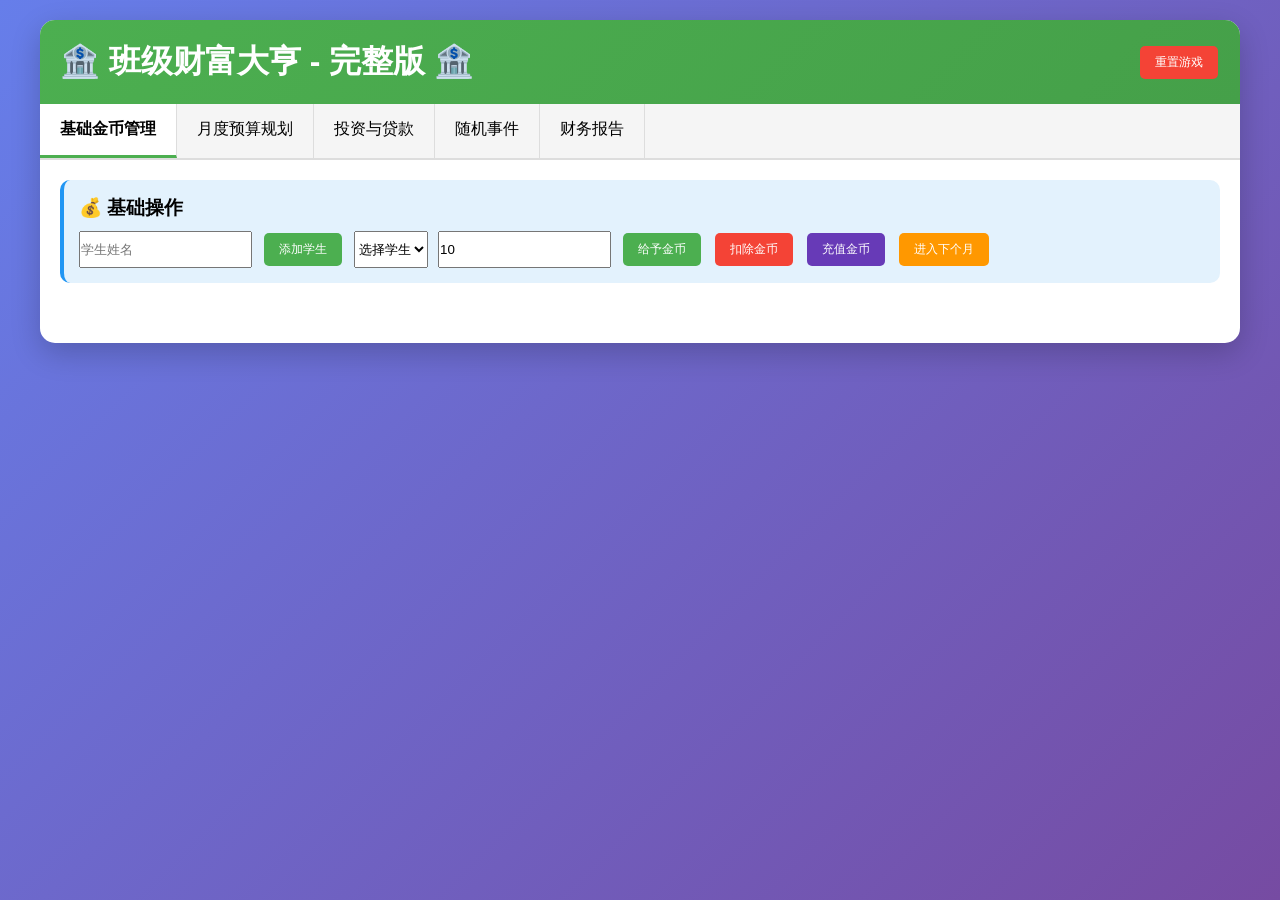
<file: game/财富大亨.html>
<!DOCTYPE html>
<html lang="zh-CN">
<head>
    <meta charset="UTF-8">
    <meta name="viewport" content="width=device-width, initial-scale=1.0">
    <title>班级财富大亨 - 完整版</title>
    <style>
        * {
            box-sizing: border-box;
            margin: 0;
            padding: 0;
        }
        body {
            font-family: 'Microsoft YaHei', sans-serif;
            background: linear-gradient(135deg, #667eea 0%, #764ba2 100%);
            padding: 20px;
            min-height: 100vh;
        }
        .container {
            max-width: 1200px;
            margin: 0 auto;
            background: white;
            border-radius: 15px;
            box-shadow: 0 10px 30px rgba(0,0,0,0.2);
            overflow: hidden;
        }
        .header {
            background: linear-gradient(135deg, #4CAF50, #45a049);
            color: white;
            padding: 20px;
            text-align: center;
            display: flex;
            justify-content: space-between;
            align-items: center;
        }
        .header h1 {
            margin: 0;
        }
        .tabs {
            display: flex;
            background: #f5f5f5;
            border-bottom: 2px solid #ddd;
        }
        .tab {
            padding: 15px 20px;
            cursor: pointer;
            border-right: 1px solid #ddd;
            transition: all 0.3s;
        }
        .tab.active {
            background: white;
            border-bottom: 3px solid #4CAF50;
            font-weight: bold;
        }
        .tab-content {
            display: none;
            padding: 20px;
        }
        .tab-content.active {
            display: block;
        }
        .control-panel {
            background: #e3f2fd;
            padding: 15px;
            margin-bottom: 20px;
            border-radius: 10px;
            border-left: 4px solid #2196F3;
        }
        .student-grid {
            display: grid;
            grid-template-columns: repeat(auto-fit, minmax(300px, 1fr));
            gap: 15px;
            margin-bottom: 20px;
        }
        .student-card {
            background: linear-gradient(135deg, #667eea 0%, #764ba2 100%);
            color: white;
            padding: 15px;
            border-radius: 10px;
            box-shadow: 0 5px 15px rgba(0,0,0,0.1);
            transition: all 0.3s;
        }
        .student-card.danger {
            border: 2px solid red;
            animation: flash 1s infinite alternate;
        }
        .danger-alert {
            background-color: red;
            color: white;
            padding: 5px;
            border-radius: 3px;
            text-align: center;
            font-weight: bold;
            margin-bottom: 10px;
        }
        @keyframes flash {
            from { opacity: 1; }
            to { opacity: 0.8; }
        }
        .student-header {
            display: flex;
            justify-content: space-between;
            align-items: center;
            margin-bottom: 10px;
        }
        .student-name {
            font-size: 1.3em;
            font-weight: bold;
        }
        .coin-display {
            font-size: 1.8em;
            font-weight: bold;
            text-align: center;
            margin: 10px 0;
        }
        .budget-section, .investment-section, .loan-section, .status-section {
            background: rgba(255,255,255,0.1);
            padding: 10px;
            border-radius: 5px;
            margin: 10px 0;
        }
        .progress-bar {
            background: #ddd;
            border-radius: 10px;
            height: 10px;
            margin: 5px 0;
            overflow: hidden;
        }
        .progress-fill {
            height: 100%;
            background: #4CAF50;
            transition: width 0.3s;
        }
        .progress-fill.mood { background: #2196F3; }
        .progress-fill.hunger { background: #ff9800; }
        .progress-fill.health { background: #4CAF50; }
        .progress-fill.energy { background: #9C27B0; }
        .progress-fill.warning { background: #ff9800; }
        .progress-fill.danger { background: #f44336; }
        button {
            padding: 8px 15px;
            border: none;
            border-radius: 5px;
            cursor: pointer;
            margin: 2px;
            font-size: 12px;
            transition: all 0.3s;
        }
        .btn-success { background: #4CAF50; color: white; }
        .btn-danger { background: #f44336; color: white; }
        .btn-warning { background: #ff9800; color: white; }
        .btn-info { background: #2196F3; color: white; }
        .btn-primary { background: #673ab7; color: white; }
        button:hover { transform: translateY(-2px); }
        button:disabled {
            opacity: 0.5;
            cursor: not-allowed;
            transform: none;
        }
        .event-log {
            background: #f9f9f9;
            border: 1px solid #ddd;
            border-radius: 5px;
            padding: 10px;
            max-height: 200px;
            overflow-y: auto;
            font-size: 12px;
        }
        .market-status {
            background: #fff3cd;
            border: 1px solid #ffeaa7;
            border-radius: 5px;
            padding: 10px;
            margin: 10px 0;
        }
        .summary-cards {
            display: grid;
            grid-template-columns: repeat(auto-fit, minmax(200px, 1fr));
            gap: 15px;
            margin: 20px 0;
        }
        .summary-card {
            background: linear-gradient(135deg, #74b9ff, #0984e3);
            color: white;
            padding: 15px;
            border-radius: 10px;
            text-align: center;
        }
        .decision-buttons {
            display: flex;
            flex-wrap: wrap;
            gap: 8px;
            margin-top: 10px;
        }
        .decision-btn {
            flex: 1 0 120px;
            padding: 10px;
            font-size: 14px;
            text-align: center;
        }
        /* 通知样式 */
        .notification {
            position: fixed;
            bottom: 20px;
            right: 20px;
            padding: 12px 20px;
            border-radius: 6px;
            color: white;
            z-index: 1000;
            opacity: 0;
            transition: opacity 0.3s, transform 0.3s;
            transform: translateY(20px);
            box-shadow: 0 4px 12px rgba(0,0,0,0.15);
        }
        .notification.success { background-color: #4CAF50; }
        .notification.error { background-color: #f44336; }
        .notification.show {
            opacity: 1;
            transform: translateY(0);
        }
        /* 游戏结束充值面板 */
        .game-over-recharge-panel {
            display: none;
            position: fixed;
            top: 50%;
            left: 50%;
            transform: translate(-50%, -50%);
            background: white;
            padding: 20px;
            border-radius: 10px;
            box-shadow: 0 10px 30px rgba(0,0,0,0.2);
            z-index: 1001;
            text-align: center;
            width: 80%;
            max-width: 500px;
        }
        .game-over-recharge-panel.active {
            display: block;
        }
        .overlay {
            display: none;
            position: fixed;
            top: 0;
            left: 0;
            width: 100%;
            height: 100%;
            background: rgba(0,0,0,0.5);
            z-index: 1000;
        }
        .overlay.active {
            display: block;
        }
        /* 预算输入表单 */
        .budget-form {
            display: grid;
            grid-template-columns: 1fr 1fr;
            gap: 10px;
            margin-top: 10px;
        }
        .budget-form label {
            display: flex;
            flex-direction: column;
            font-size: 14px;
        }
        .budget-form input {
            padding: 5px;
            border: 1px solid #ddd;
            border-radius: 4px;
            margin-top: 3px;
        }
        .budget-form .form-actions {
            grid-column: span 2;
            display: flex;
            justify-content: center;
            gap: 10px;
        }
        /* 预算完成度样式 */
        .budget-category {
            margin-bottom: 8px;
        }
        .budget-label {
            display: flex;
            justify-content: space-between;
            font-size: 14px;
        }
        .budget-actual {
            font-weight: bold;
        }
        .budget-percentage {
            font-size: 12px;
            margin-left: 5px;
        }
        /* 月度预算表格 */
        .budget-table {
            width: 100%;
            border-collapse: collapse;
            margin-top: 10px;
        }
        .budget-table th, .budget-table td {
            border: 1px solid #ddd;
            padding: 8px;
            text-align: left;
        }
        .budget-table th {
            background-color: #f2f2f2;
            color: #333;
        }
        .budget-table tr:nth-child(even) {
            background-color: rgba(255, 255, 255, 0.1);
        }
        @media (max-width: 768px) {
            .tabs { flex-direction: column; }
            .student-grid { grid-template-columns: 1fr; }
            .summary-cards { grid-template-columns: 1fr; }
            .budget-form { grid-template-columns: 1fr; }
            .budget-form .form-actions { grid-column: span 1; }
            .header { flex-direction: column; gap: 10px; }
        }
    </style>
</head>
<body>
    <div class="container">
        <div class="header">
            <h1>🏦 班级财富大亨 - 完整版 🏦</h1>
            <div>
                <button class="btn-danger" onclick="resetGame()">重置游戏</button>
            </div>
        </div>

        <div class="tabs">
            <div class="tab active" onclick="switchTab('basic')">基础金币管理</div>
            <div class="tab" onclick="switchTab('budget')">月度预算规划</div>
            <div class="tab" onclick="switchTab('investment')">投资与贷款</div>
            <div class="tab" onclick="switchTab('events')">随机事件</div>
            <div class="tab" onclick="switchTab('reports')">财务报告</div>
        </div>

        <!-- 基础金币管理 -->
        <div id="basic" class="tab-content active">
            <div class="control-panel">
                <h3>💰 基础操作</h3>
                <div style="display: flex; gap: 10px; flex-wrap: wrap; margin-top: 10px;">
                    <input type="text" id="studentName" placeholder="学生姓名" maxlength="10">
                    <button class="btn-success" onclick="addStudent()">添加学生</button>
                    <select id="allStudents">
                        <option value="">选择学生</option>
                    </select>
                    <input type="number" id="amount" placeholder="数量" value="10" min="1">
                    <button class="btn-success" onclick="giveCoinsToSelected()">给予金币</button>
                    <button class="btn-danger" onclick="takeCoinsFromSelected()">扣除金币</button>
                    <button class="btn-primary" onclick="rechargeCoins()">充值金币</button>
                    <button class="btn-warning" onclick="nextMonth()">进入下个月</button>
                </div>
            </div>
            <div class="student-grid" id="basicStudentsContainer"></div>
        </div>

        <!-- 月度预算规划 -->
        <div id="budget" class="tab-content">
            <div class="control-panel">
                <h3>📊 预算管理系统</h3>
                <div>
                    <select id="budgetStudentSelect">
                        <option value="">选择学生</option>
                    </select>
                    <button class="btn-info" onclick="showBudgetForm()">设置月度预算</button>
                    <button class="btn-warning" onclick="recordTransaction()">记录实际支出</button>
                    <button class="btn-success" onclick="calculateBudgetCompletion()">计算完成度</button>
                </div>
                
                <!-- 预算输入表单 -->
                <div id="budgetFormContainer" class="budget-form" style="display: none; margin-top: 15px;">
                    <label>
                        收入预算:
                        <input type="number" id="incomeBudget" placeholder="收入预算" min="0">
                    </label>
                    <label>
                        固定支出预算:
                        <input type="number" id="fixedExpensesBudget" placeholder="固定支出预算" min="0">
                    </label>
                    <label>
                        浮动支出预算:
                        <input type="number" id="variableExpensesBudget" placeholder="浮动支出预算" min="0">
                    </label>
                    <label>
                        自由支配预算:
                        <input type="number" id="discretionaryBudget" placeholder="自由支配预算" min="0">
                    </label>
                    <label>
                        储蓄预算:
                        <input type="number" id="savingsBudget" placeholder="储蓄预算" min="0">
                    </label>
                    <div class="form-actions">
                        <button class="btn-success" onclick="saveBudget()">保存预算</button>
                        <button class="btn-danger" onclick="hideBudgetForm()">取消</button>
                    </div>
                </div>
                
                <!-- 实际支出记录表单 -->
                <div id="transactionFormContainer" class="budget-form" style="display: none; margin-top: 15px;">
                    <label>
                        固定支出:
                        <input type="number" id="actualFixed" placeholder="实际固定支出" min="0">
                    </label>
                    <label>
                        浮动支出:
                        <input type="number" id="actualVariable" placeholder="实际浮动支出" min="0">
                    </label>
                    <label>
                        自由支配:
                        <input type="number" id="actualDiscretionary" placeholder="实际自由支配" min="0">
                    </label>
                    <label>
                        收入:
                        <input type="number" id="actualIncome" placeholder="实际收入" min="0">
                    </label>
                    <div class="form-actions">
                        <button class="btn-success" onclick="saveTransaction()">保存记录</button>
                        <button class="btn-danger" onclick="hideTransactionForm()">取消</button>
                    </div>
                </div>
            </div>
            
            <!-- 预算完成度表格 -->
            <div id="budgetCompletionTable" style="display: none; margin-top: 20px;">
                <h3>📊 预算完成度</h3>
                <table class="budget-table">
                    <thead>
                        <tr>
                            <th>学生</th>
                            <th>类别</th>
                            <th>预算</th>
                            <th>实际</th>
                            <th>完成度</th>
                            <th>状态</th>
                        </tr>
                    </thead>
                    <tbody id="budgetCompletionBody">
                        <!-- 预算完成度数据将在这里显示 -->
                    </tbody>
                </table>
            </div>
            
            <div class="student-grid" id="budgetStudentsContainer"></div>
        </div>

        <!-- 投资与贷款 -->
        <div id="investment" class="tab-content">
            <div class="control-panel">
                <h3>📈 投资与贷款系统</h3>
                <div style="display: flex; gap: 10px; flex-wrap: wrap;">
                    <select id="investStudent">
                        <option value="">选择学生</option>
                    </select>
                    <input type="number" id="investAmount" placeholder="金额" value="50" min="10">
                    <button class="btn-success" onclick="makeInvestment()">进行投资</button>
                    <button class="btn-warning" onclick="takeLoan()">申请贷款</button>
                    <button class="btn-info" onclick="calculateInterest()">计算复利</button>
                </div>
            </div>
            <div class="market-status" id="marketStatus">
                市场状态: 平稳 📊
            </div>
            <div class="student-grid" id="investmentStudentsContainer"></div>
        </div>

        <!-- 随机事件 -->
        <div id="events" class="tab-content">
            <div class="control-panel">
                <h3>🎲 命运骰子事件</h3>
                <button class="btn-warning" onclick="rollDiceForAll()">为所有学生掷骰子</button>
                <button class="btn-info" onclick="rollDiceForSelected()">为选中学生掷骰子</button>
                <span id="diceResult" style="margin-left: 20px; font-weight: bold;"></span>
            </div>
            <div class="event-log" id="eventLog">
                <!-- 事件日志将在这里显示 -->
            </div>
            <div class="student-grid" id="eventStudentsContainer"></div>
        </div>

        <!-- 财务报告 -->
        <div id="reports" class="tab-content">
            <div class="control-panel">
                <h3>📋 月度财务报告</h3>
                <button class="btn-info" onclick="generateReports()">生成报告</button>
                <button class="btn-warning" onclick="resetMonth()">重置本月数据</button>
            </div>
            <div class="summary-cards" id="summaryCards"></div>
            <div id="detailedReports"></div>
        </div>
    </div>

    <!-- 游戏结束充值面板 -->
    <div class="overlay" id="overlay"></div>
    <div class="game-over-recharge-panel" id="gameOverRechargePanel">
        <h2>游戏已结束</h2>
        <p>您可以继续为学生充值金币</p>
        <select id="rechargeStudentSelect">
            <option value="">选择学生</option>
        </select>
        <input type="number" id="rechargeAmountInput" placeholder="充值金额" value="50" min="1">
        <button class="btn-primary" onclick="rechargeCoinsAfterGameOver()">确认充值</button>
        <button class="btn-danger" onclick="closeRechargePanel()">关闭</button>
    </div>

    <script>
        // 游戏状态与数据
        let students = [];
        let currentMonth = 1;
        let marketTrend = 0; // 市场趋势：-1下跌，0平稳，1上涨
        let gameOver = false; // 游戏状态标记
        const MONTHLY_LIVING_COST = 100; // 每月生活消耗金币数量
        let selectedBudgetStudentIndex = -1; // 当前选中的预算学生索引

        // DOM元素缓存
        const elements = {
            studentNameInput: document.getElementById('studentName'),
            allStudentsSelect: document.getElementById('allStudents'),
            amountInput: document.getElementById('amount'),
            investStudentSelect: document.getElementById('investStudent'),
            investAmountInput: document.getElementById('investAmount'),
            diceResultSpan: document.getElementById('diceResult'),
            eventLogDiv: document.getElementById('eventLog'),
            marketStatusDiv: document.getElementById('marketStatus'),
            summaryCardsDiv: document.getElementById('summaryCards'),
            detailedReportsDiv: document.getElementById('detailedReports'),
            basicStudentsContainer: document.getElementById('basicStudentsContainer'),
            budgetStudentsContainer: document.getElementById('budgetStudentsContainer'),
            investmentStudentsContainer: document.getElementById('investmentStudentsContainer'),
            eventStudentsContainer: document.getElementById('eventStudentsContainer'),
            // 游戏结束充值面板元素
            overlay: document.getElementById('overlay'),
            gameOverRechargePanel: document.getElementById('gameOverRechargePanel'),
            rechargeStudentSelect: document.getElementById('rechargeStudentSelect'),
            rechargeAmountInput: document.getElementById('rechargeAmountInput'),
            // 预算相关元素
            budgetStudentSelect: document.getElementById('budgetStudentSelect'),
            budgetFormContainer: document.getElementById('budgetFormContainer'),
            incomeBudgetInput: document.getElementById('incomeBudget'),
            fixedExpensesBudgetInput: document.getElementById('fixedExpensesBudget'),
            variableExpensesBudgetInput: document.getElementById('variableExpensesBudget'),
            discretionaryBudgetInput: document.getElementById('discretionaryBudget'),
            savingsBudgetInput: document.getElementById('savingsBudget'),
            transactionFormContainer: document.getElementById('transactionFormContainer'),
            actualFixedInput: document.getElementById('actualFixed'),
            actualVariableInput: document.getElementById('actualVariable'),
            actualDiscretionaryInput: document.getElementById('actualDiscretionary'),
            actualIncomeInput: document.getElementById('actualIncome'),
            budgetCompletionTable: document.getElementById('budgetCompletionTable'),
            budgetCompletionBody: document.getElementById('budgetCompletionBody')
        };

        // 初始化页面 - 从本地存储加载数据
        function initPage() {
            // 尝试从本地存储加载数据
            const savedData = localStorage.getItem('classroomWealth');
            const savedMonth = localStorage.getItem('currentMonth');
            
            if (savedData) {
                try {
                    students = JSON.parse(savedData);
                } catch (e) {
                    console.error('加载数据失败:', e);
                    students = [];
                }
            } else {
                students = [];
            }
            
            if (savedMonth) {
                currentMonth = parseInt(savedMonth);
            } else {
                currentMonth = 1;
            }
            
            // 更新界面显示
            updateAllDisplays();
            updateStudentSelects();
            updateMarketStatus();
        }

        // 重置游戏
        function resetGame() {
            if (confirm('确定要重置游戏吗？这将清除所有游戏数据并重新开始！')) {
                // 清除本地存储数据
                clearLocalStorage();
                
                // 初始化游戏数据
                resetGameData();
                
                // 更新界面显示
                updateAllDisplays();
                updateStudentSelects();
                updateMarketStatus();
                
                // 隐藏所有表单和面板
                elements.budgetFormContainer.style.display = 'none';
                elements.transactionFormContainer.style.display = 'none';
                elements.budgetCompletionTable.style.display = 'none';
                elements.overlay.classList.remove('active');
                elements.gameOverRechargePanel.classList.remove('active');
                
                // 清空事件日志
                elements.eventLogDiv.innerHTML = '';
                
                // 显示通知
                showNotification('游戏已重置为初始状态！', 'success');
            }
        }

        // 清除本地存储数据
        function clearLocalStorage() {
            localStorage.removeItem('classroomWealth');
            localStorage.removeItem('currentMonth');
        }

        // 重置游戏数据
        function resetGameData() {
            students = [];
            currentMonth = 1;
            marketTrend = 0;
            gameOver = false;
            selectedBudgetStudentIndex = -1;
        }

        // 添加学生函数
        function addStudent() {
            if (gameOver) return showNotification('游戏已结束，无法添加学生！', 'error');
            
            const nameInput = elements.studentNameInput;
            const name = nameInput.value.trim();
            
            // 验证输入
            if (!name) {
                showNotification('请输入学生姓名！', 'error');
                nameInput.focus();
                return;
            }
            
            // 检查是否重名
            if (students.some(s => s.name === name)) {
                showNotification('该学生已存在！', 'error');
                nameInput.select();
                return;
            }
            
            // 创建新学生对象
            const newStudent = createNewStudent(name);
            
            // 添加到数组并保存
            students.push(newStudent);
            saveData();
            
            // 清空输入框并显示成功提示
            nameInput.value = '';
            showNotification(`学生"${name}"已成功添加！`, 'success');
            
            // 更新界面
            updateAllDisplays();
            updateStudentSelects();
        }

        // 创建新学生数据结构
        function createNewStudent(name) {
            return {
                name: name,
                coins: 100,
                history: [`${new Date().toLocaleDateString()} - 初始获得100金币`],
                budget: {
                    income: 0,
                    fixedExpenses: 0,
                    variableExpenses: 0,
                    discretionary: 0,
                    savings: 0,
                    actualSpending: { fixed: 0, variable: 0, discretionary: 0, income: 0 }
                },
                investments: [],
                loans: [],
                monthlyData: [],
                status: {
                    mood: 70,
                    hunger: 60,
                    health: 80,
                    energy: 75
                },
                decisionPoints: 10 // 每月10个决策点
            };
        }

        // 显示通知
        function showNotification(message, type = 'info') {
            // 创建通知元素
            const notification = document.createElement('div');
            notification.className = `notification ${type}`;
            notification.textContent = message;
            
            // 添加到页面
            document.body.appendChild(notification);
            
            // 显示通知
            setTimeout(() => {
                notification.classList.add('show');
            }, 10);
            
            // 3秒后自动消失
            setTimeout(() => {
                notification.classList.remove('show');
                setTimeout(() => {
                    document.body.removeChild(notification);
                }, 300);
            }, 3000);
        }

        // 充值功能 - 修改为即使游戏结束也能使用
        function rechargeCoins() {
            if (gameOver) {
                // 游戏结束时显示专门的充值面板
                openRechargePanel();
                return;
            }
            
            const selectedIndex = elements.allStudentsSelect.selectedIndex - 1;
            if (selectedIndex < 0) return showNotification('请先选择学生！', 'error');
            
            const amountStr = prompt('请输入充值金额:', '50');
            if (!amountStr) return;
            
            const amount = parseInt(amountStr);
            if (isNaN(amount) || amount <= 0) return showNotification('请输入有效金额！', 'error');
            
            giveCoins(selectedIndex, amount, '充值');
            logEvent(`${students[selectedIndex].name} 充值了 ${amount} 金币！`);
        }

        // 游戏结束后打开充值面板
        function openRechargePanel() {
            // 更新充值学生选择下拉框
            updateRechargeStudentSelect();
            
            // 显示充值面板和遮罩层
            elements.overlay.classList.add('active');
            elements.gameOverRechargePanel.classList.add('active');
        }

        // 更新充值学生选择下拉框
        function updateRechargeStudentSelect() {
            elements.rechargeStudentSelect.innerHTML = '<option value="">选择学生</option>';
            students.forEach(student => {
                elements.rechargeStudentSelect.innerHTML += `<option value="${student.name}">${student.name}</option>`;
            });
        }

        // 关闭充值面板
        function closeRechargePanel() {
            elements.overlay.classList.remove('active');
            elements.gameOverRechargePanel.classList.remove('active');
        }

        // 游戏结束后执行充值
        function rechargeCoinsAfterGameOver() {
            const selectedName = elements.rechargeStudentSelect.value;
            const studentIndex = students.findIndex(s => s.name === selectedName);
            const amount = parseInt(elements.rechargeAmountInput.value);
            
            if (studentIndex < 0) return showNotification('请先选择学生！', 'error');
            if (isNaN(amount) || amount <= 0) return showNotification('请输入有效金额！', 'error');
            
            // 直接给予金币，不检查游戏状态
            const intAmount = Math.floor(amount);
            students[studentIndex].coins += intAmount;
            
            const message = `${new Date().toLocaleDateString()} - 获得${intAmount}金币 (充值)`;
            students[studentIndex].history.push(message);
            
            saveData();
            showNotification(`${students[studentIndex].name} 已成功充值 ${amount} 金币！`, 'success');
            
            // 更新最终结果显示
            showFinalResults();
            
            // 关闭充值面板
            closeRechargePanel();
        }

        // 金币操作函数
        function giveCoins(studentIndex, amount, reason = '') {
            if (!gameOver && checkGameOver()) return;
            if (!amount || amount <= 0) return;
            
            const intAmount = Math.floor(amount);
            students[studentIndex].coins += intAmount;
            
            const message = `${new Date().toLocaleDateString()} - 获得${intAmount}金币${reason ? ' (' + reason + ')' : ''}`;
            students[studentIndex].history.push(message);
            
            saveData();
            updateAllDisplays();
        }

        function takeCoins(studentIndex, amount, reason = '') {
            if (!gameOver && checkGameOver()) return;
            if (!amount || amount <= 0) return;
            
            const intAmount = Math.floor(amount);
            const actualAmount = Math.min(intAmount, students[studentIndex].coins);
            students[studentIndex].coins -= actualAmount;
            
            const message = `${new Date().toLocaleDateString()} - 支出${actualAmount}金币${reason ? ' (' + reason + ')' : ''}`;
            students[studentIndex].history.push(message);
            
            saveData();
            updateAllDisplays();
        }

        // 更新学生状态
        function updateStatus(studentIndex, type, value) {
            if (!gameOver && checkGameOver()) return;
            students[studentIndex].status[type] = Math.max(0, Math.min(100, value));
            saveData();
            updateAllDisplays();
        }

        // 检查游戏失败条件
        function checkGameOver() {
            if (gameOver) return true;
            
            for (const student of students) {
                const isEnergyZero = student.status.energy <= 0;
                const isHungerZero = student.status.hunger <= 0;
                const hasNoDecisionPoints = student.decisionPoints <= 0;
                const hasNoCoins = student.coins < 0; // 金币不足也是游戏结束条件
                
                if ((isEnergyZero || isHungerZero) && hasNoDecisionPoints || hasNoCoins) {
                    gameOver = true;
                    showNotification(`游戏结束！${student.name} 无法继续游戏！`, 'error');
                    showFinalResults();
                    return true;
                }
            }
            return false;
        }

        // 执行决策
        function makeDecision(studentIndex, decision) {
            if (gameOver) return;
            
            const student = students[studentIndex];
            
            // 检查是否有足够的决策点
            if (student.decisionPoints <= 0) {
                showNotification('本月决策点已用完！', 'error');
                checkGameOver();
                return;
            }
            
            // 根据状态限制可用决策
            if (student.status.energy <= 0 && decision !== 'rest') {
                showNotification('精力不足！只能选择好好休息恢复精力。', 'error');
                return;
            }
            
            if (student.status.hunger <= 0 && decision !== 'eatGood') {
                showNotification('太饿了！必须先吃一顿好的补充能量。', 'error');
                return;
            }
            
            // 消耗一个决策点
            student.decisionPoints--;
            
            switch(decision) {
                case 'eatGood':
                    takeCoins(studentIndex, 15, '吃一顿好的');
                    updateStatus(studentIndex, 'mood', student.status.mood + 20);
                    updateStatus(studentIndex, 'hunger', student.status.hunger + 30);
                    logEvent(`${student.name} 吃了一顿好的，心情和饱腹值上升！`);
                    break;
                    
                case 'studyHard':
                    updateStatus(studentIndex, 'energy', student.status.energy - 25);
                    updateStatus(studentIndex, 'mood', student.status.mood - 10);
                    giveCoins(studentIndex, 10, '努力学习获得奖励');
                    logEvent(`${student.name} 努力学习，获得了金币奖励！`);
                    break;
                    
                case 'exercise':
                    updateStatus(studentIndex, 'health', student.status.health + 20);
                    updateStatus(studentIndex, 'energy', student.status.energy - 15);
                    takeCoins(studentIndex, 5, '运动支出');
                    logEvent(`${student.name} 进行了锻炼，健康状况提升！`);
                    break;
                    
                case 'socialize':
                    takeCoins(studentIndex, 10, '社交活动');
                    updateStatus(studentIndex, 'mood', student.status.mood + 25);
                    updateStatus(studentIndex, 'health', student.status.health - 5);
                    logEvent(`${student.name} 参加了社交活动，心情愉悦！`);
                    break;
                    
                case 'rest':
                    updateStatus(studentIndex, 'energy', student.status.energy + 40);
                    updateStatus(studentIndex, 'mood', student.status.mood + 10);
                    logEvent(`${student.name} 好好休息了一天，精力充沛！`);
                    break;
                    
                case 'partTime':
                    giveCoins(studentIndex, 20, '兼职收入');
                    updateStatus(studentIndex, 'energy', student.status.energy - 30);
                    updateStatus(studentIndex, 'health', student.status.health - 10);
                    logEvent(`${student.name} 做了兼职工作，赚到了金币！`);
                    break;
            }
            
            saveData();
            updateAllDisplays();
            
            // 决策后检查游戏失败条件
            checkGameOver();
        }

        // 预算规划功能 - 显示预算表单
        function showBudgetForm() {
            if (gameOver) return showNotification('游戏已结束，无法设置预算！', 'error');
            
            const studentName = elements.budgetStudentSelect.value;
            const studentIndex = students.findIndex(s => s.name === studentName);
            
            if (studentIndex < 0) return showNotification('请先选择学生！', 'error');
            
            selectedBudgetStudentIndex = studentIndex;
            const student = students[studentIndex];
            
            // 填充表单值（如果已有预算）
            elements.incomeBudgetInput.value = student.budget.income || '';
            elements.fixedExpensesBudgetInput.value = student.budget.fixedExpenses || '';
            elements.variableExpensesBudgetInput.value = student.budget.variableExpenses || '';
            elements.discretionaryBudgetInput.value = student.budget.discretionary || '';
            elements.savingsBudgetInput.value = student.budget.savings || '';
            
            // 显示表单
            elements.budgetFormContainer.style.display = 'grid';
            elements.transactionFormContainer.style.display = 'none';
        }

        // 隐藏预算表单
        function hideBudgetForm() {
            elements.budgetFormContainer.style.display = 'none';
        }

        // 保存预算
        function saveBudget() {
            if (selectedBudgetStudentIndex < 0) return;
            
            const student = students[selectedBudgetStudentIndex];
            const income = parseInt(elements.incomeBudgetInput.value) || 0;
            const fixedExpenses = parseInt(elements.fixedExpensesBudgetInput.value) || 0;
            const variableExpenses = parseInt(elements.variableExpensesBudgetInput.value) || 0;
            const discretionary = parseInt(elements.discretionaryBudgetInput.value) || 0;
            const savings = parseInt(elements.savingsBudgetInput.value) || 0;
            
            // 检查预算是否平衡
            const totalExpenses = fixedExpenses + variableExpenses + discretionary + savings;
            if (income < totalExpenses) {
                return showNotification('预算不平衡！收入小于总支出。', 'error');
            }
            
            // 保存预算
            student.budget = {
                income: income,
                fixedExpenses: fixedExpenses,
                variableExpenses: variableExpenses,
                discretionary: discretionary,
                savings: savings,
                actualSpending: student.budget.actualSpending || { fixed: 0, variable: 0, discretionary: 0, income: 0 }
            };
            
            saveData();
            showNotification(`${student.name} 的月度预算已设置完成！`, 'success');
            hideBudgetForm();
            updateAllDisplays();
        }

        // 记录实际支出 - 显示表单
        function recordTransaction() {
            if (gameOver) return showNotification('游戏已结束，无法记录交易！', 'error');
            
            const studentName = elements.budgetStudentSelect.value;
            const studentIndex = students.findIndex(s => s.name === studentName);
            
            if (studentIndex < 0) return showNotification('请先选择学生！', 'error');
            
            // 检查是否已设置预算
            if (students[studentIndex].budget.income === 0) {
                return showNotification('请先为该学生设置月度预算！', 'error');
            }
            
            selectedBudgetStudentIndex = studentIndex;
            const student = students[studentIndex];
            
            // 填充表单值（如果已有实际支出）
            elements.actualFixedInput.value = student.budget.actualSpending.fixed || '';
            elements.actualVariableInput.value = student.budget.actualSpending.variable || '';
            elements.actualDiscretionaryInput.value = student.budget.actualSpending.discretionary || '';
            elements.actualIncomeInput.value = student.budget.actualSpending.income || '';
            
            // 显示表单
            elements.transactionFormContainer.style.display = 'grid';
            elements.budgetFormContainer.style.display = 'none';
        }

        // 隐藏交易表单
        function hideTransactionForm() {
            elements.transactionFormContainer.style.display = 'none';
        }

        // 保存实际支出记录
        function saveTransaction() {
            if (selectedBudgetStudentIndex < 0) return;
            
            const student = students[selectedBudgetStudentIndex];
            const actualFixed = parseInt(elements.actualFixedInput.value) || 0;
            const actualVariable = parseInt(elements.actualVariableInput.value) || 0;
            const actualDiscretionary = parseInt(elements.actualDiscretionaryInput.value) || 0;
            const actualIncome = parseInt(elements.actualIncomeInput.value) || 0;
            
            // 更新实际支出
            student.budget.actualSpending = {
                fixed: actualFixed,
                variable: actualVariable,
                discretionary: actualDiscretionary,
                income: actualIncome
            };
            
            saveData();
            showNotification(`${student.name} 的实际支出已记录！`, 'success');
            hideTransactionForm();
            updateAllDisplays();
        }

        // 计算预算完成度
        function calculateBudgetCompletion() {
            if (students.length === 0) return showNotification('没有学生数据可计算！', 'error');
            
            let tableHTML = '';
            let hasBudgetData = false;
            
            students.forEach(student => {
                // 跳过未设置预算的学生
                if (student.budget.income === 0) return;
                
                hasBudgetData = true;
                
                const categories = [
                    { name: '收入', budget: student.budget.income, actual: student.budget.actualSpending.income },
                    { name: '固定支出', budget: student.budget.fixedExpenses, actual: student.budget.actualSpending.fixed },
                    { name: '浮动支出', budget: student.budget.variableExpenses, actual: student.budget.actualSpending.variable },
                    { name: '自由支配', budget: student.budget.discretionary, actual: student.budget.actualSpending.discretionary },
                    { name: '储蓄', budget: student.budget.savings, actual: student.budget.income - 
                        (student.budget.actualSpending.fixed + student.budget.actualSpending.variable + 
                        student.budget.actualSpending.discretionary) }
                ];
                
                categories.forEach((category, index) => {
                    // 计算完成度百分比
                    const completionRate = category.budget > 0 ? (category.actual / category.budget) * 100 : 0;
                    const roundedRate = Math.round(completionRate);
                    
                    // 确定状态颜色
                    let statusClass = 'success';
                    let statusText = '正常';
                    
                    if (category.name === '收入') {
                        // 收入完成度低于90%为警告，低于70%为危险
                        if (roundedRate < 70) { statusClass = 'danger'; statusText = '危险'; }
                        else if (roundedRate < 90) { statusClass = 'warning'; statusText = '警告'; }
                    } else {
                        // 支出类：超过预算10%为警告，超过20%为危险
                        if (roundedRate > 120) { statusClass = 'danger'; statusText = '严重超支'; }
                        else if (roundedRate > 110) { statusClass = 'warning'; statusText = '轻微超支'; }
                        else if (roundedRate < 80) { statusClass = 'warning'; statusText = '未达预算'; }
                    }
                    
                    tableHTML += `
                    <tr>
                        <td>${index === 0 ? student.name : ''}</td>
                        <td>${category.name}</td>
                        <td>${category.budget}🪙</td>
                        <td>${category.actual}🪙</td>
                        <td>
                            <div class="progress-bar">
                                <div class="progress-fill ${statusClass}" style="width: ${Math.min(roundedRate, 150)}%"></div>
                            </div>
                            ${roundedRate}%
                        </td>
                        <td class="${statusClass}">${statusText}</td>
                    </tr>
                    `;
                });
            });
            
            if (!hasBudgetData) {
                tableHTML = '<tr><td colspan="6">没有已设置预算的学生数据</td></tr>';
            }
            
            elements.budgetCompletionBody.innerHTML = tableHTML;
            elements.budgetCompletionTable.style.display = 'block';
        }

        // 投资系统
        function makeInvestment() {
            if (gameOver) return showNotification('游戏已结束，无法进行投资！', 'error');
            
            const studentName = elements.investStudentSelect.value;
            const studentIndex = students.findIndex(s => s.name === studentName);
            const amount = parseInt(elements.investAmountInput.value);
            
            if (studentIndex < 0) return showNotification('请先选择学生！', 'error');
            if (!amount || amount <= 0) return showNotification('请输入有效金额！', 'error');
            if (students[studentIndex].coins < amount) return showNotification('金币不足！', 'error');
            
            // 取出投资金额
            takeCoins(studentIndex, amount, '投资');
            
            // 投资有概率成功或失败
            const successRate = 0.5; // 50%成功率
            const isSuccess = Math.random() < successRate;
            
            if (isSuccess) {
                // 成功获得两倍回报（包含本金）
                const returnAmount = amount * 2;
                giveCoins(studentIndex, returnAmount, '投资成功');
                logEvent(`${students[studentIndex].name} 投资成功，获得 ${returnAmount} 金币回报！`);
            } else {
                // 失败损失全部投资
                logEvent(`${students[studentIndex].name} 投资失败，损失全部 ${amount} 金币！`);
            }
            
            students[studentIndex].investments.push({
                amount: amount,
                date: new Date().toLocaleDateString(),
                type: '股票',
                success: isSuccess
            });
            
            saveData();
            updateAllDisplays();
        }

        // 贷款系统
        function takeLoan() {
            if (gameOver) return showNotification('游戏已结束，无法申请贷款！', 'error');
            
            const studentName = elements.investStudentSelect.value;
            const studentIndex = students.findIndex(s => s.name === studentName);
            const amount = parseInt(elements.investAmountInput.value);
            
            if (studentIndex < 0) return showNotification('请先选择学生！', 'error');
            if (!amount || amount <= 0) return showNotification('请输入有效金额！', 'error');
            
            giveCoins(studentIndex, amount, '贷款');
            
            students[studentIndex].loans.push({
                amount: amount,
                interest: amount * 0.1, // 10%利息
                dueDate: currentMonth + 1,
                originalAmount: amount
            });
            
            logEvent(`${students[studentIndex].name} 申请了 ${amount} 金币贷款，下个月需还款 ${amount + amount * 0.1} 金币！`);
            saveData();
            updateAllDisplays();
        }

        // 随机事件系统
        function rollDiceForAll() {
            if (gameOver) return showNotification('游戏已结束，无法掷骰子！', 'error');
            
            students.forEach((_, index) => rollDiceForStudent(index));
        }

        function rollDiceForSelected() {
            if (gameOver) return showNotification('游戏已结束，无法掷骰子！', 'error');
            
            const studentName = elements.allStudentsSelect.value;
            const studentIndex = students.findIndex(s => s.name === studentName);
            
            if (studentIndex < 0) return showNotification('请先选择学生！', 'error');
            
            rollDiceForStudent(studentIndex);
        }

        function rollDiceForStudent(studentIndex) {
            if (gameOver) return;
            
            const diceRoll = Math.floor(Math.random() * 6) + 1;
            elements.diceResultSpan.textContent = `骰子点数: ${diceRoll}`;
            
            const events = [
                { type: 'challenge', message: '意外开销：学习用品损坏，需要维修', amount: -20 },
                { type: 'luck', message: '好运降临：获得额外零花钱', amount: 15 },
                { type: 'opportunity', message: '商场促销：心仪物品7折优惠', amount: -30 },
                { type: 'learning', message: '理财知识：储蓄利率提升', effect: () => {
                    giveCoins(studentIndex, 5, '知识奖励');
                    updateStatus(studentIndex, 'mood', students[studentIndex].status.mood + 10);
                }},
                { type: 'social', message: '朋友生日：需要准备礼物', amount: -25 },
                { type: 'windfall', message: '投资回报：获得收益', amount: 40 }
            ];
            
            const event = events[diceRoll - 1];
            let message = `${students[studentIndex].name} - 骰子点数${diceRoll}: ${event.message}`;
            
            if (event.amount) {
                if (event.amount > 0) {
                    giveCoins(studentIndex, event.amount, '随机事件');
                } else if (event.amount < 0) {
                    takeCoins(studentIndex, -event.amount, '随机事件');
                }
            } else if (event.effect) {
                event.effect();
            }
            
            logEvent(message);
        }

        // 记录事件日志
        function logEvent(message) {
            elements.eventLogDiv.innerHTML = `<div>${new Date().toLocaleTimeString()} - ${message}</div>` + elements.eventLogDiv.innerHTML;
        }

        // 月度结算
        function nextMonth() {
            if (gameOver) return showNotification('游戏已结束，无法进入下个月！', 'error');
            
            // 检查是否已到第12个月
            if (currentMonth >= 12) {
                showNotification('游戏已结束！已到第12个月。', 'error');
                showFinalResults();
                return;
            }
            
            currentMonth++;
            localStorage.setItem('currentMonth', currentMonth);
            
            students.forEach((student, index) => {
                // 处理贷款
                student.loans = student.loans.filter(loan => {
                    if (loan.dueDate === currentMonth) {
                        const totalAmount = loan.amount + loan.interest;
                        takeCoins(index, totalAmount, '贷款还款');
                        logEvent(`${student.name} 偿还了 ${totalAmount} 金币贷款（含利息）`);
                        return false;
                    }
                    return true;
                });
                
                // 每月生活消耗100金币
                takeCoins(index, MONTHLY_LIVING_COST, '生活消耗');
                logEvent(`${student.name} 支付了 ${MONTHLY_LIVING_COST} 金币生活费用`);
                
                // 检查是否金币不足
                if (student.coins < 0) {
                    gameOver = true;
                    showNotification(`游戏结束！${student.name} 金币不足，无法支付生活费用！`, 'error');
                }
                
                // 状态自然变化
                updateStatus(index, 'mood', student.status.mood - 5);
                updateStatus(index, 'hunger', student.status.hunger - 15);
                updateStatus(index, 'energy', student.status.energy - 10);
                
                // 重置决策点
                student.decisionPoints = 10;
                
                // 记录月度数据
                student.monthlyData.push({
                    month: currentMonth,
                    finalBalance: student.coins,
                    savingsRate: student.budget.savings / student.budget.income * 100,
                    status: { ...student.status }
                });
                
                // 重置下月预算实际支出
                student.budget.actualSpending = { fixed: 0, variable: 0, discretionary: 0, income: 0 };
            });
            
            saveData();
            
            // 如果游戏结束，显示最终结果
            if (gameOver) {
                showFinalResults();
                return;
            }
            
            updateAllDisplays();
            
            // 检查是否达到游戏结束条件
            if (currentMonth >= 12) {
                showNotification(`游戏结束！已到第${currentMonth}个月。`, 'error');
                showFinalResults();
            } else {
                showNotification(`进入第${currentMonth}个月！已处理贷款结算和生活消耗。`, 'success');
            }
        }

        // 显示最终结果
        function showFinalResults() {
            gameOver = true;
            
            // 按金币数量排序
            const sortedStudents = [...students].sort((a, b) => b.coins - a.coins);
            
            let resultHTML = '<div class="summary-card"><h3>🏆 最终排名 🏆</h3>';
            sortedStudents.forEach((student, index) => {
                resultHTML += `<p>${index + 1}. ${student.name} - ${student.coins}🪙</p>`;
            });
            resultHTML += '</div>';
            
            elements.summaryCardsDiv.innerHTML = resultHTML;
            elements.detailedReportsDiv.innerHTML = '<p>游戏已结束，感谢游玩！</p>';
            
            // 切换到报告标签页
            switchTab('reports');
        }

        // 显示更新函数
        function updateAllDisplays() {
            updateBasicDisplay();
            updateBudgetDisplay();
            updateInvestmentDisplay();
            updateEventDisplay();
            updateReportDisplay();
        }

        function updateBasicDisplay() {
            elements.basicStudentsContainer.innerHTML = students.map((student, index) => {
                // 根据状态确定可用的决策
                const disableAllButRest = student.status.energy <= 0;
                const disableAllButEat = student.status.hunger <= 0;
                const isInDanger = (disableAllButRest || disableAllButEat) && student.decisionPoints <= 0;
                
                return `
                <div class="student-card ${isInDanger ? 'danger' : ''}">
                    ${isInDanger ? '<div class="danger-alert">⚠️ 状态危急！没有决策点了！</div>' : ''}
                    ${student.coins < MONTHLY_LIVING_COST ? `<div class="danger-alert">⚠️ 金币不足！下个月将无法支付生活费用(${MONTHLY_LIVING_COST}🪙)！</div>` : ''}
                    <div class="student-header">
                        <div class="student-name">${student.name}</div>
                        <div>第${currentMonth}个月</div>
                    </div>
                    <div class="coin-display">${student.coins} 🪙</div>
                    <div>下月生活费用: ${MONTHLY_LIVING_COST}🪙</div>
                    
                    <div class="status-section">
                        <div>状态</div>
                        <div>本月决策点: ${student.decisionPoints}/10</div>
                        <div class="progress-bar">
                            <div class="progress-fill" style="width: ${student.decisionPoints * 10}%"></div>
                        </div>
                        <div>心情: ${student.status.mood}%</div>
                        <div class="progress-bar"><div class="progress-fill mood" style="width: ${student.status.mood}%"></div></div>
                        <div>饱腹: ${student.status.hunger}%</div>
                        <div class="progress-bar"><div class="progress-fill hunger" style="width: ${student.status.hunger}%"></div></div>
                        <div>健康: ${student.status.health}%</div>
                        <div class="progress-bar"><div class="progress-fill health" style="width: ${student.status.health}%"></div></div>
                        <div>精力: ${student.status.energy}%</div>
                        <div class="progress-bar"><div class="progress-fill energy" style="width: ${student.status.energy}%"></div></div>
                    </div>
                    
                    <div class="control-panel">
                        <div>日常决策</div>
                        <div class="decision-buttons">
                            <button class="btn-info decision-btn" onclick="makeDecision(${index}, 'eatGood')" 
                                ${disableAllButRest ? 'disabled' : ''}>
                                吃一顿好的
                            </button>
                            <button class="btn-info decision-btn" onclick="makeDecision(${index}, 'studyHard')" 
                                ${disableAllButRest || disableAllButEat ? 'disabled' : ''}>
                                努力学习
                            </button>
                            <button class="btn-info decision-btn" onclick="makeDecision(${index}, 'exercise')" 
                                ${disableAllButRest || disableAllButEat ? 'disabled' : ''}>
                                锻炼身体
                            </button>
                            <button class="btn-info decision-btn" onclick="makeDecision(${index}, 'socialize')" 
                                ${disableAllButRest || disableAllButEat ? 'disabled' : ''}>
                                参加社交
                            </button>
                            <button class="btn-info decision-btn" onclick="makeDecision(${index}, 'rest')" 
                                ${disableAllButEat ? 'disabled' : ''}>
                                好好休息
                            </button>
                            <button class="btn-info decision-btn" onclick="makeDecision(${index}, 'partTime')" 
                                ${disableAllButRest || disableAllButEat ? 'disabled' : ''}>
                                做兼职
                            </button>
                        </div>
                    </div>
                    
                    <div class="student-controls">
                        <button class="btn-success" onclick="giveCoins(${index}, 1)">+1</button>
                        <button class="btn-success" onclick="giveCoins(${index}, 5)">+5</button>
                        <button class="btn-success" onclick="giveCoins(${index}, 10)">+10</button>
                        <button class="btn-danger" onclick="takeCoins(${index}, 1)">-1</button>
                        <button class="btn-danger" onclick="takeCoins(${index}, 5)">-5</button>
                        <button class="btn-danger" onclick="takeCoins(${index}, 10)">-10</button>
                    </div>
                </div>
                `;
            }).join('');
        }

        function updateBudgetDisplay() {
            elements.budgetStudentsContainer.innerHTML = students.map(student => `
                <div class="student-card">
                    <div class="student-header">
                        <div class="student-name">${student.name}</div>
                        <div>预算完成度</div>
                    </div>
                    <div class="budget-section">
                        <div>收入: ${student.budget.income || 0}🪙 (实际: ${student.budget.actualSpending.income || 0}🪙)</div>
                        <div>固定支出: ${student.budget.fixedExpenses || 0}🪙 (实际: ${student.budget.actualSpending.fixed || 0}🪙)</div>
                        <div>浮动支出: ${student.budget.variableExpenses || 0}🪙 (实际: ${student.budget.actualSpending.variable || 0}🪙)</div>
                        <div>自由支配: ${student.budget.discretionary || 0}🪙 (实际: ${student.budget.actualSpending.discretionary || 0}🪙)</div>
                        <div>储蓄: ${student.budget.savings || 0}🪙</div>
                    </div>
                </div>
            `).join('');
        }

        function updateInvestmentDisplay() {
            elements.investmentStudentsContainer.innerHTML = students.map(student => `
                <div class="student-card">
                    <div class="student-header">
                        <div class="student-name">${student.name}</div>
                        <div>资产: ${student.coins}🪙</div>
                    </div>
                    
                    <div class="investment-section">
                        <div>投资记录</div>
                        ${student.investments.length > 0 ? student.investments.map(inv => `
                            <div>
                                ${inv.date}: ${inv.type} - ${inv.success ? '成功' : '失败'} - ${inv.amount}🪙
                            </div>
                        `).join('') : '<div>暂无投资记录</div>'}
                    </div>
                    
                    <div class="loan-section">
                        <div>贷款记录</div>
                        ${student.loans.length > 0 ? student.loans.map(loan => `
                            <div>
                                金额: ${loan.originalAmount}🪙 - 利息: ${loan.interest}🪙 - 到期: 第${loan.dueDate}个月
                            </div>
                        `).join('') : '<div>暂无贷款记录</div>'}
                    </div>
                </div>
            `).join('');
        }

        function updateEventDisplay() {
            elements.eventStudentsContainer.innerHTML = students.map((student, index) => `
                <div class="student-card">
                    <div class="student-header">
                        <div class="student-name">${student.name}</div>
                        <div>当前金币: ${student.coins}🪙</div>
                    </div>
                    <div class="status-section">
                        <div>状态</div>
                        <div>心情: ${student.status.mood}%</div>
                        <div class="progress-bar"><div class="progress-fill mood" style="width: ${student.status.mood}%"></div></div>
                        <div>饱腹: ${student.status.hunger}%</div>
                        <div class="progress-bar"><div class="progress-fill hunger" style="width: ${student.status.hunger}%"></div></div>
                    </div>
                    <button class="btn-warning" onclick="rollDiceForStudent(${index})">为该学生掷骰子</button>
                </div>
            `).join('');
        }

        function updateReportDisplay() {
            // 财务报告将在生成时更新
        }

        // 生成财务报告
        function generateReports() {
            if (gameOver) return showNotification('游戏已结束，无法生成报告！', 'error');
            
            // 计算班级总体财务状况
            const totalStudents = students.length;
            const totalCoins = students.reduce((sum, student) => sum + student.coins, 0);
            const avgCoins = totalStudents > 0 ? Math.round(totalCoins / totalStudents) : 0;
            const totalLoans = students.reduce((sum, student) => 
                sum + student.loans.reduce((loanSum, loan) => loanSum + loan.amount, 0), 0);
            
            // 生成摘要卡片
            elements.summaryCardsDiv.innerHTML = `
                <div class="summary-card">
                    <h3>班级总览</h3>
                    <p>学生总数: ${totalStudents}</p>
                    <p>总金币: ${totalCoins}🪙</p>
                    <p>平均金币: ${avgCoins}🪙</p>
                    <p>总贷款: ${totalLoans}🪙</p>
                </div>
                <div class="summary-card">
                    <h3>本月情况</h3>
                    <p>当前月份: ${currentMonth}</p>
                    <p>市场趋势: ${marketTrend === -1 ? '下跌' : marketTrend === 0 ? '平稳' : '上涨'}</p>
                    <p>每月生活消耗: ${MONTHLY_LIVING_COST}🪙</p>
                </div>
            `;
            
            // 生成详细报告
            elements.detailedReportsDiv.innerHTML = students.map(student => `
                <div class="student-card">
                    <div class="student-header">
                        <div class="student-name">${student.name}</div>
                        <div>资产: ${student.coins}🪙</div>
                    </div>
                    
                    <div class="status-section">
                        <div>当前状态</div>
                        <div>本月决策点: ${student.decisionPoints}/10</div>
                        <div class="progress-bar">
                            <div class="progress-fill" style="width: ${student.decisionPoints * 10}%"></div>
                        </div>
                        <div>心情: ${student.status.mood}%</div>
                        <div class="progress-bar"><div class="progress-fill mood" style="width: ${student.status.mood}%"></div></div>
                        <div>饱腹: ${student.status.hunger}%</div>
                        <div class="progress-bar"><div class="progress-fill hunger" style="width: ${student.status.hunger}%"></div></div>
                        <div>健康: ${student.status.health}%</div>
                        <div class="progress-bar"><div class="progress-fill health" style="width: ${student.status.health}%"></div></div>
                        <div>精力: ${student.status.energy}%</div>
                        <div class="progress-bar"><div class="progress-fill energy" style="width: ${student.status.energy}%"></div></div>
                    </div>
                    
                    <div class="investment-section">
                        <div>投资记录</div>
                        ${student.investments.length > 0 ? student.investments.map(inv => `
                            <div>
                                ${inv.date}: ${inv.type} - ${inv.success ? '成功' : '失败'} - ${inv.amount}🪙
                            </div>
                        `).join('') : '<div>暂无投资记录</div>'}
                    </div>
                    
                    <div class="loan-section">
                        <div>贷款记录</div>
                        ${student.loans.length > 0 ? student.loans.map(loan => `
                            <div>
                                金额: ${loan.originalAmount}🪙 - 利息: ${loan.interest}🪙 - 到期: 第${loan.dueDate}个月
                            </div>
                        `).join('') : '<div>暂无贷款记录</div>'}
                    </div>
                </div>
            `).join('');
        }

        // 工具函数
        function switchTab(tabName) {
            document.querySelectorAll('.tab').forEach(tab => tab.classList.remove('active'));
            document.querySelectorAll('.tab-content').forEach(content => content.classList.remove('active'));
            document.querySelector(`.tab[onclick="switchTab('${tabName}')"]`).classList.add('active');
            document.getElementById(tabName).classList.add('active');
        }

        function updateStudentSelects() {
            const selects = [
                { element: elements.allStudentsSelect, id: 'allStudents' },
                { element: elements.investStudentSelect, id: 'investStudent' },
                { element: elements.budgetStudentSelect, id: 'budgetStudentSelect' }
            ];
            
            selects.forEach(selectInfo => {
                const select = selectInfo.element;
                select.innerHTML = '<option value="">选择学生</option>';
                students.forEach(student => {
                    select.innerHTML += `<option value="${student.name}">${student.name}</option>`;
                });
            });
        }

        function saveData() {
            localStorage.setItem('classroomWealth', JSON.stringify(students));
            localStorage.setItem('currentMonth', currentMonth.toString());
        }

        function updateMarketStatus() {
            const trends = ['下跌 📉', '平稳 📊', '上涨 📈'];
            marketTrend = Math.floor(Math.random() * 3) - 1;
            elements.marketStatusDiv.textContent = `市场状态: ${trends[marketTrend + 1]}`;
        }

        // 给予金币
        function giveCoinsToSelected() {
            if (gameOver) return showNotification('游戏已结束，无法给予金币！', 'error');
            
            const studentName = elements.allStudentsSelect.value;
            const studentIndex = students.findIndex(s => s.name === studentName);
            const amount = parseInt(elements.amountInput.value);
            
            if (studentIndex < 0) return showNotification('请先选择学生！', 'error');
            if (!amount || amount <= 0) return showNotification('请输入有效金额！', 'error');
            
            giveCoins(studentIndex, amount);
        }

        // 扣除金币
        function takeCoinsFromSelected() {
            if (gameOver) return showNotification('游戏已结束，无法扣除金币！', 'error');
            
            const studentName = elements.allStudentsSelect.value;
            const studentIndex = students.findIndex(s => s.name === studentName);
            const amount = parseInt(elements.amountInput.value);
            
            if (studentIndex < 0) return showNotification('请先选择学生！', 'error');
            if (!amount || amount <= 0) return showNotification('请输入有效金额！', 'error');
            
            takeCoins(studentIndex, amount);
        }

        function calculateInterest() {
            showNotification('利息计算功能已规划，将在下一版本实现！', 'info');
        }

        function resetMonth() {
            if (gameOver) return showNotification('游戏已结束，无法重置本月数据！', 'error');
            
            if (confirm('确定要重置本月数据吗？这将清除所有学生的本月财务活动记录！')) {
                students.forEach(student => {
                    student.investments = [];
                    student.loans = [];
                    student.monthlyData = student.monthlyData.slice(0, -1);
                    student.decisionPoints = 10; // 重置决策点
                    student.budget.actualSpending = { fixed: 0, variable: 0, discretionary: 0, income: 0 };
                });
                saveData();
                updateAllDisplays();
                showNotification('本月数据已重置！', 'success');
            }
        }

        // 初始化页面
        document.addEventListener('DOMContentLoaded', initPage);
    </script>
</body>
</html>
</file>
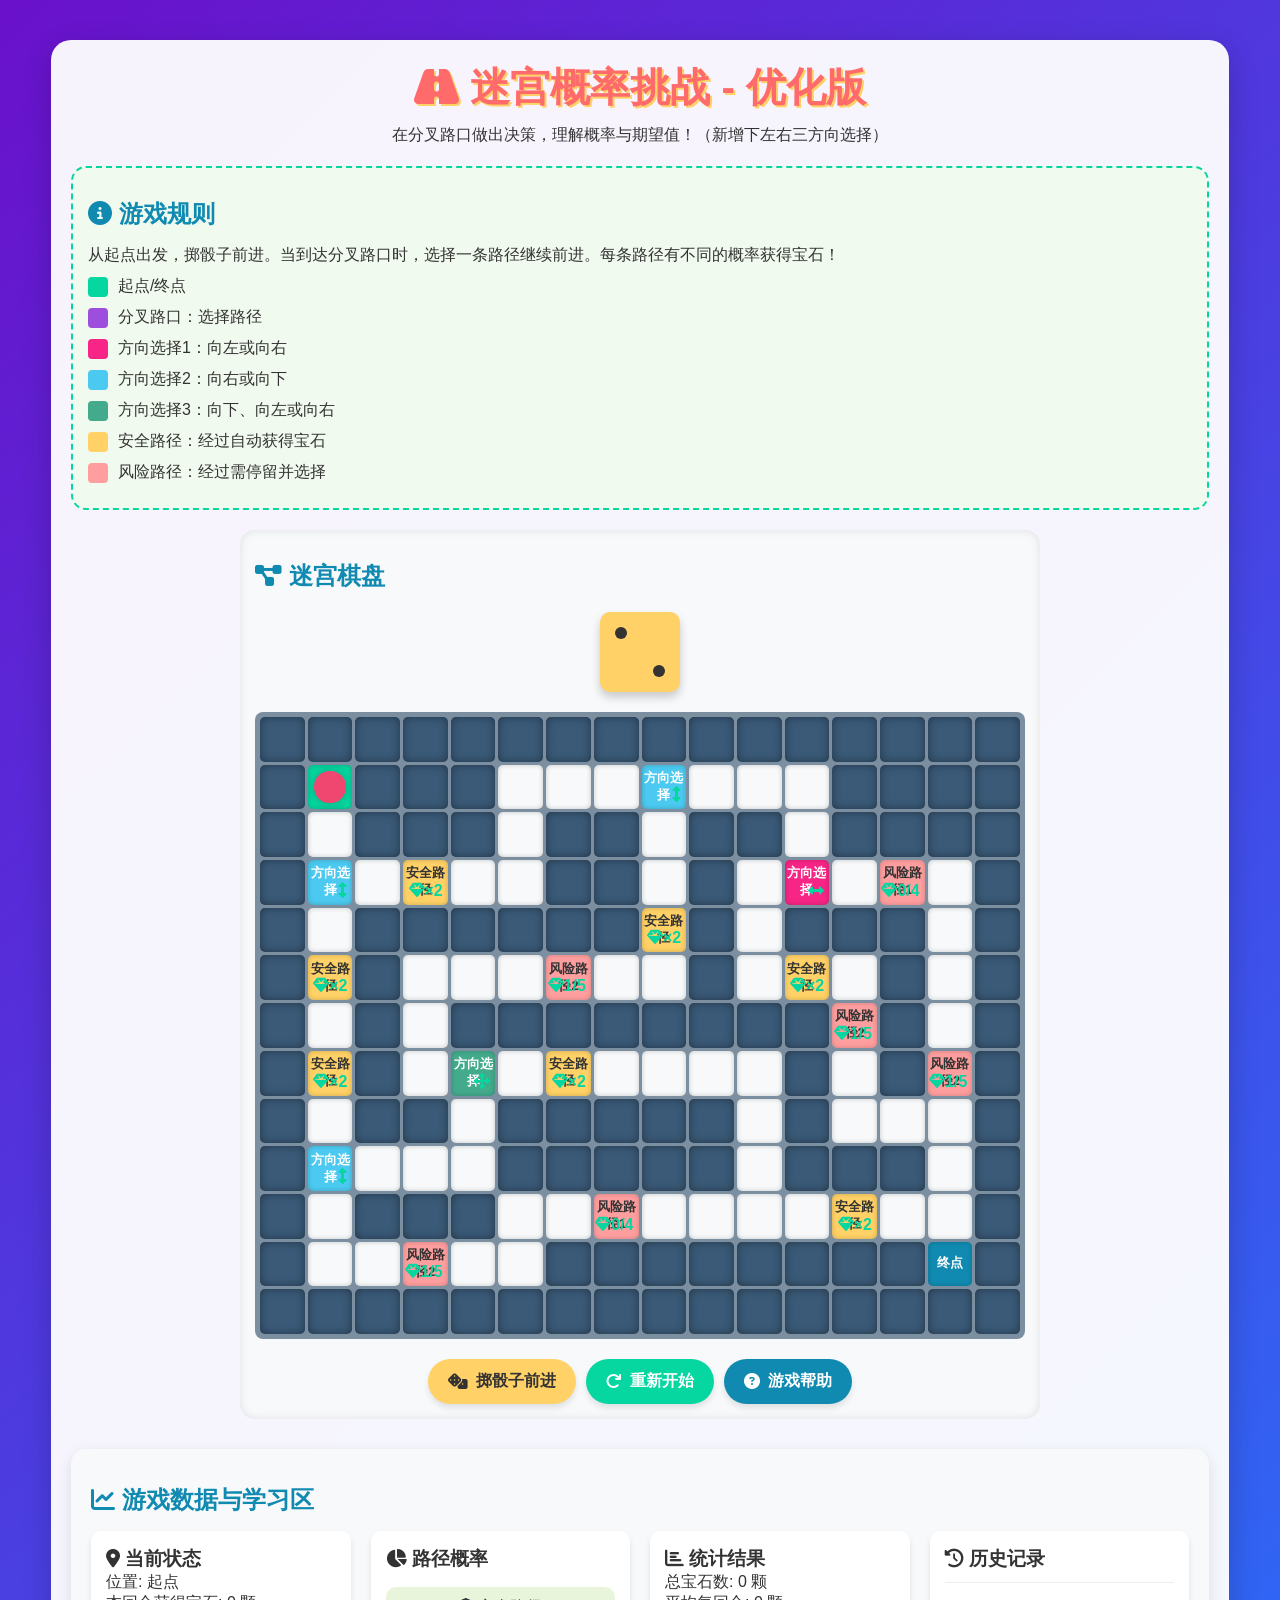
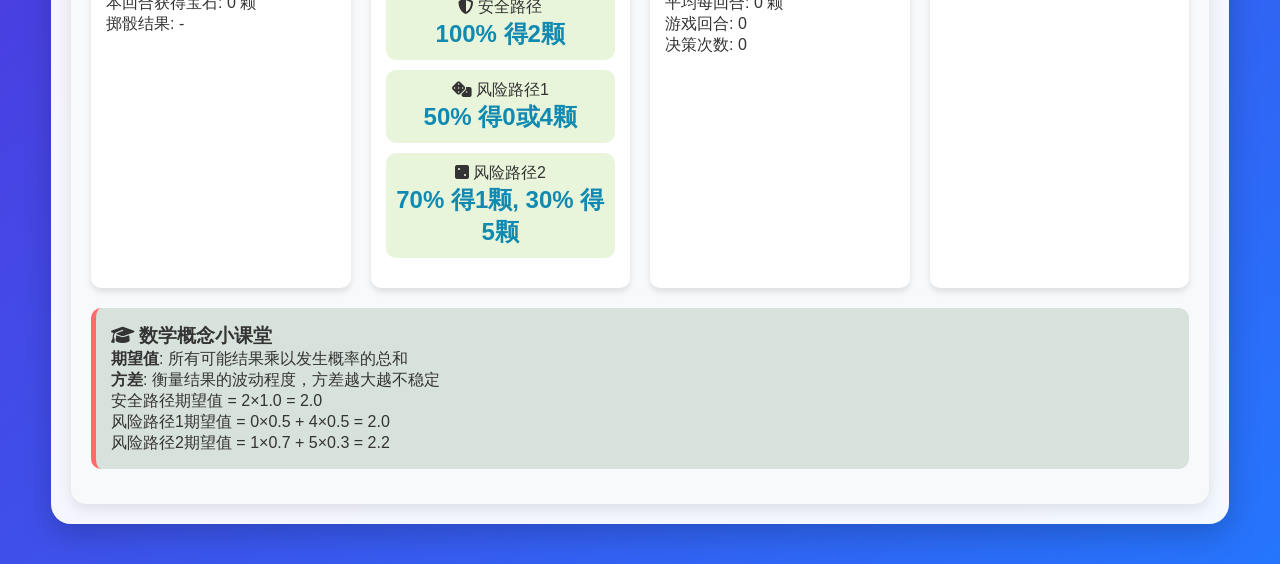
<file: game/迷宫.html>
<!DOCTYPE html>
<html lang="zh-CN">
<head>
    <meta charset="UTF-8">
    <meta name="viewport" content="width=device-width, initial-scale=1.0">
    <title>迷宫概率挑战 - 优化版（含下左右方向选择）</title>
    <link rel="stylesheet" href="https://cdnjs.cloudflare.com/ajax/libs/font-awesome/6.4.0/css/all.min.css">
    <style>
        /* 保持原有样式不变，新增三方向选择单元格样式 */
        * {
            box-sizing: border-box;
            margin: 0;
            padding: 0;
            font-family: 'Comic Sans MS', '楷体', sans-serif;
        }
        
        body {
            background: linear-gradient(135deg, #6a11cb 0%, #2575fc 100%);
            min-height: 100vh;
            display: flex;
            flex-direction: column;
            align-items: center;
            padding: 20px;
            color: #333;
        }
        
        .container {
            background-color: rgba(255, 255, 255, 0.95);
            border-radius: 20px;
            box-shadow: 0 10px 30px rgba(0, 0, 0, 0.2);
            width: 95%;
            max-width: 1200px;
            padding: 20px;
            margin: 20px 0;
        }
        
        header {
            text-align: center;
            margin-bottom: 20px;
        }
        
        h1 {
            color: #ff6b6b;
            font-size: 2.5rem;
            text-shadow: 2px 2px 0 #ffd166;
            margin-bottom: 10px;
        }
        
        h2 {
            color: #118ab2;
            margin: 15px 0;
        }
        
        .game-info {
            background: #f1faee;
            border-radius: 15px;
            padding: 15px;
            margin-bottom: 20px;
            border: 2px dashed #06d6a0;
        }
        
        .maze-container {
            background: #f8f9fa;
            border-radius: 15px;
            padding: 15px;
            box-shadow: inset 0 0 10px rgba(0, 0, 0, 0.1);
            position: relative;
            max-width: 800px;
            margin: 0 auto 30px;
        }
        
        .maze {
            display: grid;
            grid-template-columns: repeat(16, 1fr);
            grid-gap: 3px;
            margin: 0 auto;
            background: #7b8fa1;
            padding: 5px;
            border-radius: 8px;
        }
        
        .cell {
            aspect-ratio: 1;
            border-radius: 5px;
            display: flex;
            align-items: center;
            justify-content: center;
            font-weight: bold;
            cursor: pointer;
            transition: all 0.3s ease;
            box-shadow: inset 0 0 5px rgba(0, 0, 0, 0.2);
            position: relative;
            font-size: 0.8rem;
            text-align: center;
        }
        
        .path {
            background: #f8f9fa;
        }
        
        .wall {
            background: #3a5a78;
            box-shadow: inset 0 0 10px rgba(0, 0, 0, 0.4);
            cursor: not-allowed;
        }
        
        .start {
            background: #06d6a0;
            color: white;
        }
        
        .safe {
            background: #ffd166;
        }
        
        .risk {
            background: #ff9e9e;
        }
        
        .end {
            background: #118ab2;
            color: white;
        }
        
        .decision {
            background: #9d4edd;
            color: white;
            animation: pulse 2s infinite;
        }
        
        .direction-decision {
            background: #f72585;
            color: white;
            animation: pulse 2s infinite;
        }
        
        .direction-decision-2 {
            background: #4cc9f0;
            color: white;
            animation: pulse 2s infinite;
        }
        
        /* 新增：下左右三方向选择单元格样式（绿色） */
        .direction-decision-3 {
            background: #43aa8b;
            color: white;
            animation: pulse 2s infinite;
        }
        
        @keyframes pulse {
            0% { transform: scale(1); }
            50% { transform: scale(1.05); }
            100% { transform: scale(1); }
        }
        
        .player {
            width: 70%;
            height: 70%;
            background: #ef476f;
            border-radius: 50%;
            box-shadow: 0 0 10px rgba(0, 0, 0, 0.2);
            position: absolute;
            z-index: 10;
            transition: all 0.5s ease;
        }
        
        .gem {
            color: #06d6a0;
            font-size: 1rem;
            position: absolute;
            bottom: 5px;
            right: 5px;
        }
        
        .dice-container {
            display: flex;
            justify-content: center;
            margin: 20px 0;
        }
        
        .dice {
            width: 80px;
            height: 80px;
            border-radius: 10px;
            background: #ffd166;
            display: flex;
            justify-content: center;
            align-items: center;
            font-size: 2rem;
            font-weight: bold;
            box-shadow: 0 5px 10px rgba(0, 0, 0, 0.2);
            position: relative;
            overflow: hidden;
        }
        
        .dice-dot {
            position: absolute;
            width: 12px;
            height: 12px;
            background: #333;
            border-radius: 50%;
        }
        
        .dice-rolling {
            animation: roll 0.5s ease-out;
        }
        
        @keyframes roll {
            0% { transform: rotate(0deg); }
            25% { transform: rotate(90deg); }
            50% { transform: rotate(180deg); }
            75% { transform: rotate(270deg); }
            100% { transform: rotate(360deg); }
        }
        
        .path-info {
            display: flex;
            gap: 10px;
            margin: 10px 0;
            align-items: center;
        }
        
        .color-box {
            width: 20px;
            height: 20px;
            border-radius: 4px;
        }
        
        .controls {
            display: flex;
            gap: 10px;
            margin-top: 20px;
            flex-wrap: wrap;
            justify-content: center;
        }
        
        button {
            padding: 12px 20px;
            border: none;
            border-radius: 50px;
            font-size: 1rem;
            font-weight: bold;
            cursor: pointer;
            transition: all 0.3s ease;
            box-shadow: 0 4px 6px rgba(0, 0, 0, 0.1);
            display: flex;
            align-items: center;
            gap: 8px;
        }
        
        .btn-roll {
            background: #ffd166;
            color: #333;
        }
        
        .btn-reset {
            background: #06d6a0;
            color: white;
        }
        
        .btn-help {
            background: #118ab2;
            color: white;
        }
        
        button:hover {
            transform: translateY(-3px);
            box-shadow: 0 6px 8px rgba(0, 0, 0, 0.15);
        }
        
        button:disabled {
            opacity: 0.6;
            cursor: not-allowed;
            transform: none;
        }
        
        .bottom-section {
            background: #f8f9fa;
            border-radius: 15px;
            padding: 20px;
            margin-top: 30px;
            box-shadow: 0 5px 15px rgba(0, 0, 0, 0.1);
        }
        
        .stats-container {
            display: flex;
            flex-wrap: wrap;
            gap: 20px;
            margin-bottom: 20px;
        }
        
        .stats-box {
            background: white;
            border-radius: 10px;
            padding: 15px;
            box-shadow: 0 4px 6px rgba(0, 0, 0, 0.1);
            flex: 1;
            min-width: 250px;
        }
        
        .stat-value {
            font-size: 1.5rem;
            font-weight: bold;
            color: #118ab2;
        }
        
        .probability-display {
            display: flex;
            gap: 10px;
            margin: 15px 0;
            flex-wrap: wrap;
        }
        
        .prob-item {
            background: #e9f5db;
            padding: 10px;
            border-radius: 10px;
            flex: 1;
            min-width: 120px;
            text-align: center;
            cursor: pointer;
            transition: all 0.3s ease;
        }
        
        .prob-item:hover {
            transform: translateY(-5px);
            box-shadow: 0 5px 15px rgba(0, 0, 0, 0.1);
        }
        
        .learning-tip {
            background: #d8e2dc;
            padding: 15px;
            border-radius: 10px;
            margin: 15px 0;
            border-left: 5px solid #ff6b6b;
        }
        
        .modal {
            display: none;
            position: fixed;
            top: 0;
            left: 0;
            width: 100%;
            height: 100%;
            background: rgba(0, 0, 0, 0.5);
            justify-content: center;
            align-items: center;
            z-index: 100;
        }
        
        .modal-content {
            background: white;
            padding: 30px;
            border-radius: 20px;
            max-width: 500px;
            width: 90%;
            max-height: 80vh;
            overflow-y: auto;
            position: relative;
        }
        
        .close {
            position: absolute;
            top: 15px;
            right: 15px;
            font-size: 1.5rem;
            font-weight: bold;
            cursor: pointer;
        }
        
        .decision-modal {
            text-align: center;
        }
        
        .path-options {
            display: flex;
            justify-content: center;
            gap: 20px;
            margin: 20px 0;
            flex-wrap: wrap;
        }
        
        .path-option {
            padding: 15px;
            border-radius: 10px;
            cursor: pointer;
            transition: all 0.3s ease;
            width: 150px;
            text-align: center;
            box-shadow: 0 4px 8px rgba(0, 0, 0, 0.1);
        }
        
        .path-option:hover {
            transform: translateY(-5px);
            box-shadow: 0 8px 15px rgba(0, 0, 0, 0.1);
        }
        
        .safe-option {
            background: #ffd166;
        }
        
        .risk-option {
            background: #ff9e9e;
        }
        
        .left-option {
            background: #4cc9f0;
        }
        
        .right-option {
            background: #f72585;
        }
        
        .down-option {
            background: #9d4edd;
        }
        
        /* 新增：三方向选择模态框选项样式 */
        .down3-option {
            background: #43aa8b;
            color: white;
        }
        
        .left3-option {
            background: #577590;
            color: white;
        }
        
        .right3-option {
            background: #f8961e;
            color: white;
        }
        
        /* 历史记录样式 */
        .history-container {
            max-height: 200px;
            overflow-y: auto;
            margin-top: 10px;
            border-top: 1px solid #eee;
            padding-top: 10px;
        }
        
        .history-item {
            padding: 8px 0;
            border-bottom: 1px solid #eee;
            font-size: 0.9rem;
        }
        
        .history-item:nth-child(odd) {
            background-color: #f9f9f9;
        }
        
        @media (max-width: 768px) {
            h1 {
                font-size: 2rem;
            }
            
            .cell {
                font-size: 0.7rem;
            }
            
            .maze {
                grid-template-columns: repeat(12, 1fr);
            }
            
            .stats-container {
                flex-direction: column;
            }
        }
    </style>
</head>
<body>
    <div class="container">
        <header>
            <h1><i class="fas fa-road"></i> 迷宫概率挑战 - 优化版</h1>
            <p>在分叉路口做出决策，理解概率与期望值！（新增下左右三方向选择）</p>
        </header>
        
        <div class="game-info">
            <h2><i class="fas fa-info-circle"></i> 游戏规则</h2>
            <p>从起点出发，掷骰子前进。当到达分叉路口时，选择一条路径继续前进。每条路径有不同的概率获得宝石！</p>
            <div class="path-info">
                <div class="color-box" style="background: #06d6a0;"></div>
                <span>起点/终点</span>
            </div>
            <div class="path-info">
                <div class="color-box" style="background: #9d4edd;"></div>
                <span>分叉路口：选择路径</span>
            </div>
            <div class="path-info">
                <div class="color-box" style="background: #f72585;"></div>
                <span>方向选择1：向左或向右</span>
            </div>
            <div class="path-info">
                <div class="color-box" style="background: #4cc9f0;"></div>
                <span>方向选择2：向右或向下</span>
            </div>
            <!-- 新增：三方向选择规则说明 -->
            <div class="path-info">
                <div class="color-box" style="background: #43aa8b;"></div>
                <span>方向选择3：向下、向左或向右</span>
            </div>
            <div class="path-info">
                <div class="color-box" style="background: #ffd166;"></div>
                <span>安全路径：经过自动获得宝石</span>
            </div>
            <div class="path-info">
                <div class="color-box" style="background: #ff9e9e;"></div>
                <span>风险路径：经过需停留并选择</span>
            </div>
        </div>
        
        <div class="maze-container">
            <h2><i class="fas fa-project-diagram"></i> 迷宫棋盘</h2>
            
            <div class="dice-container">
                <div class="dice" id="dice">
                    <div class="dice-dot" style="top: 15px; left: 15px;"></div>
                    <div class="dice-dot" style="bottom: 15px; right: 15px;"></div>
                </div>
            </div>
            
            <div class="maze">
                <!-- 迷宫格子将由JavaScript生成 -->
            </div>
            
            <div class="controls">
                <button class="btn-roll" id="roll-btn"><i class="fas fa-dice"></i> 掷骰子前进</button>
                <button class="btn-reset"><i class="fas fa-redo"></i> 重新开始</button>
                <button class="btn-help"><i class="fas fa-question-circle"></i> 游戏帮助</button>
            </div>
        </div>
        
        <div class="bottom-section">
            <h2><i class="fas fa-chart-line"></i> 游戏数据与学习区</h2>
            
            <div class="stats-container">
                <div class="stats-box">
                    <h3><i class="fas fa-map-marker-alt"></i> 当前状态</h3>
                    <p>位置: <span id="current-position">起点</span></p>
                    <p>本回合获得宝石: <span id="current-gems">0</span> 颗</p>
                    <p>掷骰结果: <span id="dice-result">-</span></p>
                </div>
                
                <div class="stats-box">
                    <h3><i class="fas fa-chart-pie"></i> 路径概率</h3>
                    <div class="probability-display">
                        <div class="prob-item">
                            <p><i class="fas fa-shield-alt"></i> 安全路径</p>
                            <p class="stat-value">100% 得2颗</p>
                        </div>
                        <div class="prob-item">
                            <p><i class="fas fa-dice"></i> 风险路径1</p>
                            <p class="stat-value">50% 得0或4颗</p>
                        </div>
                        <div class="prob-item">
                            <p><i class="fas fa-dice-two"></i> 风险路径2</p>
                            <p class="stat-value">70% 得1颗, 30% 得5颗</p>
                        </div>
                    </div>
                </div>
                
                <div class="stats-box">
                    <h3><i class="fas fa-chart-bar"></i> 统计结果</h3>
                    <p>总宝石数: <span id="total-gems">0</span> 颗</p>
                    <p>平均每回合: <span id="average-gems">0</span> 颗</p>
                    <p>游戏回合: <span id="turns">0</span></p>
                    <p>决策次数: <span id="decisions">0</span></p>
                </div>
                
                <div class="stats-box">
                    <h3><i class="fas fa-history"></i> 历史记录</h3>
                    <div class="history-container" id="history-container">
                        <div class="history-item">游戏开始</div>
                    </div>
                </div>
            </div>
            
            <div class="learning-tip">
                <h3><i class="fas fa-graduation-cap"></i> 数学概念小课堂</h3>
                <p><strong>期望值</strong>: 所有可能结果乘以发生概率的总和</p>
                <p><strong>方差</strong>: 衡量结果的波动程度，方差越大越不稳定</p>
                <p>安全路径期望值 = 2×1.0 = 2.0</p>
                <p>风险路径1期望值 = 0×0.5 + 4×0.5 = 2.0</p>
                <p>风险路径2期望值 = 1×0.7 + 5×0.3 = 2.2</p>
            </div>
        </div>
    </div>
</div>

<div class="modal" id="help-modal">
    <div class="modal-content">
        <span class="close">&times;</span>
        <h2><i class="fas fa-question-circle"></i> 游戏帮助</h2>
        <p>欢迎参加迷宫概率挑战！这是一个帮助小学生理解概率和决策的数学游戏。</p>
        
        <h3>如何玩：</h3>
        <ol>
            <li>从起点开始，每次掷骰子前进</li>
            <li>当到达分叉路口（紫色格子）时，选择你想走的路径</li>
            <li>当到达方向选择点（粉色/蓝色/绿色格子）时，选择移动方向：
                <ul>
                    <li>粉色：向左/向右</li>
                    <li>蓝色：向右/向下</li>
                    <li>绿色：向下/向左/向右（新增）</li>
                </ul>
            </li>
            <li>不同路径有不同概率获得宝石：</li>
            <ul>
                <li>安全路径（黄色）：经过自动获得2颗宝石</li>
                <li>风险路径（红色）：经过时需要停留并做出选择，有概率获得宝石</li>
            </ul>
            <li>记录你的选择结果，看看哪条路平均获得宝石最多！</li>
        </ol>
        
        <h3>学习目标：</h3>
        <ul>
            <li>理解概率的基本概念</li>
            <li>学习期望值的计算方法</li>
            <li>了解方差如何衡量风险</li>
            <li>培养基于数据的决策能力</li>
        </ul>
    </div>
</div>

<div class="modal" id="decision-modal">
    <div class="modal-content decision-modal">
        <h2><i class="fas fa-road"></i> 分叉路口</h2>
        <p>现在你获得一把钥匙请选择你要打开的宝箱：</p>
        <p>且这把钥匙只能打开这一轮的宝箱</p>
        <div class="path-options">
            <div class="path-option safe-option">
                <h3>普通宝箱</h3>
                <p class="stat-value">2颗宝石</p>
                <p><i class="fas fa-shield-alt"></i></p>
            </div>
            
            <div class="path-option risk-option">
                <h3>神秘宝箱</h3>
                <p>70%几率获得1颗</p>
                <p>30%几率获得5颗</p>
                <p class="stat-value">期望值: 2.2</p>
                <p><i class="fas fa-dice"></i></p>
            </div>
        </div>
        
        <p>提示：普通宝箱方差为0，神秘方差较高！</p>
    </div>
</div>

<!-- 风险路径1的新模态框，包含两个选项 -->
<div class="modal" id="risk1-modal">
    <div class="modal-content decision-modal">
        <h2><i class="fas fa-exclamation-triangle"></i> 风险路径1选择</h2>
        <p>现在你获得一把钥匙请选择你要打开的宝箱：</p>
        <p>且这把钥匙只能打开这一轮的宝箱</p>
        <div class="path-options">
            <div class="path-option safe-option">
                <h3>普通宝箱</h3>
                <p class="stat-value">2颗宝石</p>
                <p><i class="fas fa-shield-alt"></i></p>
            </div>
            
            <div class="path-option risk-option">
                <h3>神秘宝箱</h3>
                <p>50%几率获得0颗</p>
                <p>50%几率获得4颗</p>
                <p class="stat-value">期望值: 2.0</p>
                <p><i class="fas fa-dice"></i></p>
            </div>
        </div>
        
        <p>提示：两种选择的期望值相同，但风险不同！</p>
    </div>
</div>

<div class="modal" id="direction-modal">
    <div class="modal-content decision-modal">
        <h2><i class="fas fa-arrows-alt-h"></i> 方向选择</h2>
        <p id="direction-modal-text">请选择你要前进的方向：</p>
        
        <div class="path-options" id="direction-options">
            <!-- 方向选项将由JavaScript动态生成 -->
        </div>
        
        <p id="direction-modal-hint">提示：不同方向可能导致不同的奖励！</p>
    </div>
</div>

<script>
    document.addEventListener('DOMContentLoaded', function() {
        // 迷宫设计 - 新增类型9（下左右三方向选择），在第8行第5列（索引0开始）添加
        const mazeDesign = [
                [0, 0, 0, 0, 0, 0, 0, 0, 0, 0, 0, 0, 0, 0, 0, 0],
                [0, 2, 0, 0, 0, 1, 1, 1, 8, 1, 1, 1, 0, 0, 0, 0],
                [0, 1, 0, 0, 0, 1, 0, 0, 1, 0, 0, 1, 0, 0, 0, 0],
                [0, 8, 1, 4, 1, 1, 0, 0, 1, 0, 1, 7, 1, 5, 1, 0],
                [0, 1, 0, 0, 0, 0, 0, 0, 4, 0, 1, 0, 0, 0, 1, 0],
                [0, 4, 0, 1, 1, 1, 6, 1, 1, 0, 1, 4, 1, 0, 1, 0],
                [0, 1, 0, 1, 0, 0, 0, 0, 0, 0, 0, 0, 6, 0, 1, 0],
                [0, 4, 0, 1, 9, 1, 4, 1, 1, 1, 1, 0, 1, 0, 6, 0],
                [0, 1, 0, 0, 1, 0, 0, 0, 0, 0, 1, 0, 1, 1, 1, 0],
                [0, 8, 1, 1, 1, 0, 0, 0, 0, 0, 1, 0, 0, 0, 1, 0],
                [0, 1, 0, 0, 0, 1, 1, 5, 1, 1, 1, 1, 4, 1, 1, 0],
                [0, 1, 1, 6, 1, 1, 0, 0, 0, 0, 0, 0, 0, 0, 3, 0],
                [0, 0, 0, 0, 0, 0, 0, 0, 0, 0, 0, 0, 0, 0, 0, 0]             
        ];
        
        // 路径属性 - 新增类型9（direction3：下左右三方向选择）
        const pathAttributes = {
            4: {type: 'safe', gems: 2, probability: 1.0, description: "安全路径：稳定获得2颗宝石"},
            5: {type: 'risk', gems: [0, 4], probability: [0.5, 0.5], description: "风险路径1（决策点）：50%得0颗，50%得4颗"},
            6: {type: 'risk', gems: [1, 5], probability: [0.7, 0.3], description: "风险路径2（决策点）：70%得1颗，30%得5颗"},
            7: {type: 'direction', description: "方向选择1（决策点）：向左或向右"},
            8: {type: 'direction2', description: "方向选择2（决策点）：向右或向下"},
            9: {type: 'direction3', description: "方向选择3（决策点）：向下、向左或向右"} // 新增三方向属性
        };
        
        // 游戏状态
        const gameState = {
            currentPosition: {row: 1, col: 1},
            previousPosition: null,
            totalGems: 0,
            turns: 0,
            currentGems: 0,
            diceValue: 0,
            gameOver: false,
            remainingSteps: 0,
            decisions: 0,
            atDecisionPoint: false,
            atDirectionPoint: false,
            moveHistory: [],
            history: [],
            selectedDirection: null,
            hasProcessedDecision: false,
            currentDecisionType: null
        };
        
        // 生成迷宫
        const mazeElement = document.querySelector('.maze');
        mazeElement.style.gridTemplateColumns = `repeat(${mazeDesign[0].length}, 1fr)`;
        
        for (let row = 0; row < mazeDesign.length; row++) {
            for (let col = 0; col < mazeDesign[row].length; col++) {
                const cell = document.createElement('div');
                const cellType = mazeDesign[row][col];
                
                if (cellType === 0) {
                    cell.className = 'cell wall';
                } else {
                    cell.className = 'cell path';
                    
                    if (cellType === 2) {
                        cell.classList.add('start');
                        cell.innerHTML = '起点';
                    } else if (cellType === 3) {
                        cell.classList.add('end');
                        cell.innerHTML = '终点';
                    } else if (cellType === 4) {
                        cell.classList.add('safe');
                        cell.innerHTML = '安全路径<div class="gem"><i class="fas fa-gem"></i>×2</div>';
                    } else if (cellType === 5) {
                        cell.classList.add('risk');
                        cell.innerHTML = '风险路径1<div class="gem"><i class="fas fa-gem"></i>0/4</div>';
                    } else if (cellType === 6) {
                        cell.classList.add('risk');
                        cell.innerHTML = '风险路径2<div class="gem"><i class="fas fa-gem"></i>1/5</div>';
                    } else if (cellType === 7) {
                        cell.classList.add('direction-decision');
                        cell.innerHTML = '方向选择<div class="gem"><i class="fas fa-arrows-alt-h"></i></div>';
                    } else if (cellType === 8) {
                        cell.classList.add('direction-decision-2');
                        cell.innerHTML = '方向选择<div class="gem"><i class="fas fa-arrows-alt-v"></i></div>';
                    } 
                    // 新增：类型9单元格渲染（绿色三方向选择）
                    else if (cellType === 9) {
                        cell.classList.add('direction-decision-3');
                        cell.innerHTML = '方向选择<div class="gem"><i class="fas fa-arrows-alt"></i></div>';
                    }
                }
                
                cell.dataset.row = row;
                cell.dataset.col = col;
                mazeElement.appendChild(cell);
            }
        }
        
        // 添加玩家到起点
        addPlayerToPosition(gameState.currentPosition.row, gameState.currentPosition.col);
        updateGameStats();
        
        // 更新游戏状态显示
        function updateGameStats() {
            document.getElementById('current-position').textContent = 
                (mazeDesign[gameState.currentPosition.row][gameState.currentPosition.col] === 2) ? '起点' : 
                (mazeDesign[gameState.currentPosition.row][gameState.currentPosition.col] === 3) ? '终点' : 
                (mazeDesign[gameState.currentPosition.row][gameState.currentPosition.col] === 9) ? '三方向选择点' :
                `位置 (${gameState.currentPosition.row}, ${gameState.currentPosition.col})`;
            
            document.getElementById('current-gems').textContent = gameState.currentGems;
            document.getElementById('total-gems').textContent = gameState.totalGems;
            document.getElementById('average-gems').textContent = 
                gameState.turns > 0 ? (gameState.totalGems / gameState.turns).toFixed(2) : '0';
            document.getElementById('turns').textContent = gameState.turns;
            document.getElementById('dice-result').textContent = gameState.diceValue > 0 ? gameState.diceValue : '-';
            document.getElementById('decisions').textContent = gameState.decisions;
            
            // 更新历史记录显示
            updateHistoryDisplay();
            
            if (gameState.gameOver) {
                document.getElementById('roll-btn').disabled = true;
            }
        }
        
        // 添加历史记录
        function addToHistory(text) {
            const timestamp = new Date().toLocaleTimeString();
            gameState.history.push({ time: timestamp, text: text });
            if (gameState.history.length > 20) {
                gameState.history.shift();
            }
            updateHistoryDisplay();
        }
        
        // 更新历史记录显示
        function updateHistoryDisplay() {
            const container = document.getElementById('history-container');
            container.innerHTML = '';
            
            gameState.history.forEach(item => {
                const historyItem = document.createElement('div');
                historyItem.className = 'history-item';
                historyItem.innerHTML = `<strong>[${item.time}]</strong> ${item.text}`;
                container.appendChild(historyItem);
            });
            
            container.scrollTop = container.scrollHeight;
        }
        
        // 添加玩家到指定位置
        function addPlayerToPosition(row, col) {
            const existingPlayer = document.querySelector('.player');
            if (existingPlayer) existingPlayer.remove();
            
            const cell = document.querySelector(`.cell[data-row="${row}"][data-col="${col}"]`);
            if (cell) {
                const playerDiv = document.createElement('div');
                playerDiv.className = 'player';
                cell.appendChild(playerDiv);
            }
        }
        
        // 掷骰子动画
        function animateDice(value, callback) {
            const dice = document.getElementById('dice');
            dice.innerHTML = '';
            dice.classList.add('dice-rolling');
            
            const dots = {
                1: [[0, 0]],
                2: [[-15, -15], [15, 15]],
                3: [[-15, -15], [0, 0], [15, 15]],
                4: [[-15, -15], [-15, 15], [15, -15], [15, 15]],
                5: [[-15, -15], [-15, 15], [0, 0], [15, -15], [15, 15]],
                6: [[-15, -15], [-15, 0], [-15, 15], [15, -15], [15, 0], [15, 15]]
            };
            
            dots[value].forEach(pos => {
                const dot = document.createElement('div');
                dot.className = 'dice-dot';
                dot.style.top = `calc(50% + ${pos[0]}px)`;
                dot.style.left = `calc(50% + ${pos[1]}px)`;
                dice.appendChild(dot);
            });
            
            setTimeout(() => {
                dice.classList.remove('dice-rolling');
                if (callback) callback();
            }, 500);
        }
        
        // 获取可移动的方向
        function getPossibleDirections(row, col) {
            const directions = [];
            
            if (col + 1 < mazeDesign[row].length && mazeDesign[row][col+1] !== 0) {
                directions.push({row, col: col+1, direction: 'right'});
            }
            if (row + 1 < mazeDesign.length && mazeDesign[row+1][col] !== 0) {
                directions.push({row: row+1, col, direction: 'down'});
            }
            if (col - 1 >= 0 && mazeDesign[row][col-1] !== 0) {
                directions.push({row, col: col-1, direction: 'left'});
            }
            if (row - 1 >= 0 && mazeDesign[row-1][col] !== 0) {
                directions.push({row: row-1, col, direction: 'up'});
            }
            
            return directions;
        }
        
        // 选择最佳移动方向（避免走回头路）
        function chooseBestDirection(possibleDirections) {
            if (possibleDirections.length > 1 && gameState.previousPosition) {
                return possibleDirections.filter(dir => 
                    !(dir.row === gameState.previousPosition.row && dir.col === gameState.previousPosition.col)
                )[0] || possibleDirections[0];
            }
            return possibleDirections[0];
        }
        
        // 检查当前格子是否为决策点（5/6/7/8/9）- 新增包含类型9
        function isDecisionPoint(cellType) {
            return cellType === 5 || cellType === 6 || cellType === 7 || cellType === 8 || cellType === 9;
        }
        
        // 处理决策点逻辑 - 新增类型9的判断
        function handleDecisionPoint(cellType) {
            gameState.atDecisionPoint = cellType === 5 || cellType === 6;
            gameState.atDirectionPoint = cellType === 7 || cellType === 8 || cellType === 9; // 包含类型9
            gameState.currentDecisionType = cellType;
            gameState.hasProcessedDecision = false;
            
            // 记录到达决策点的历史
            const decisionType = cellType === 9 ? "三方向选择点" : (cellType === 7 || cellType === 8 ? "方向选择点" : "风险决策点");
            addToHistory(`到达${decisionType}，请做出选择`);
            
            setTimeout(() => {
                if (cellType === 5) {
                    showRisk1Modal();
                } else if (cellType === 6) {
                    showDecisionModal();
                } else {
                    showDirectionModal();
                }
            }, 500);
        }
        
        // 移动玩家
        function movePlayer() {
            // 若游戏结束，停止移动
            if (gameState.gameOver) {
                return;
            }
            
            // 检查是否还有剩余步数
            if (gameState.remainingSteps <= 0) {
                // 移动结束时，检查是否停在决策点且未处理
                const finalCellType = mazeDesign[gameState.currentPosition.row][gameState.currentPosition.col];
                if (isDecisionPoint(finalCellType) && !gameState.hasProcessedDecision) {
                    // 强制处理决策，即使步数已用完
                    handleDecisionPoint(finalCellType);
                } else {
                    processCellReward();
                }
                return;
            }
            
            const {row, col} = gameState.currentPosition;
            const possibleDirections = getPossibleDirections(row, col);
            
            if (possibleDirections.length === 0) {
                gameState.remainingSteps = 0;
                processCellReward();
                return;
            }
            
            // 确定下一步移动方向
            let nextMove;
            if (gameState.selectedDirection) {
                nextMove = possibleDirections.find(dir => dir.direction === gameState.selectedDirection);
                gameState.selectedDirection = null;
            }
            if (!nextMove) {
                nextMove = chooseBestDirection(possibleDirections);
            }
            
            // 记录历史位置，更新当前位置
            gameState.previousPosition = {row, col};
            gameState.currentPosition = {row: nextMove.row, col: nextMove.col};
            addPlayerToPosition(nextMove.row, nextMove.col);
            gameState.remainingSteps--;
            
            // 添加移动记录
            addToHistory(`移动到位置 (${nextMove.row}, ${nextMove.col})`);
            
            // 获取下一步格子类型
            const nextCellType = mazeDesign[nextMove.row][nextMove.col];
            
            // 检查是否为终点
            if (nextCellType === 3) {
                gameState.gameOver = true;
                addToHistory("到达终点！游戏结束");
                setTimeout(() => {
                    alert(`恭喜！你已到达终点！\n总共获得 ${gameState.totalGems} 颗宝石！`);
                    updateGameStats();
                }, 500);
                return;
            }
            
            // 检查是否为决策点且未处理过，立即处理
            if (isDecisionPoint(nextCellType) && !gameState.hasProcessedDecision) {
                handleDecisionPoint(nextCellType);
                return; // 暂停移动，等待决策完成
            }
            
            // 继续移动
            setTimeout(movePlayer, 300);
        }
        
        // 处理当前格子的奖励（非决策点）
        function processCellReward() {
            const cellType = mazeDesign[gameState.currentPosition.row][gameState.currentPosition.col];
            
            if (pathAttributes[cellType] && !isDecisionPoint(cellType)) {
                const attr = pathAttributes[cellType];
                
                if (attr.type === 'safe') {
                    gameState.currentGems = attr.gems;
                    gameState.totalGems += attr.gems;
                    addToHistory(`获得安全路径奖励：${attr.gems}颗宝石`);
                    setTimeout(() => {
                        alert(`安全路径！自动获得 ${attr.gems} 颗宝石！`);
                        updateGameStats();
                    }, 500);
                }
            }
            
            updateGameStats();
        }
        
        // 显示风险路径1决策模态框
        function showRisk1Modal() {
            document.getElementById('risk1-modal').style.display = 'flex';
            
            document.querySelectorAll('#risk1-modal .path-option').forEach(option => {
                option.onclick = function() {
                    document.getElementById('risk1-modal').style.display = 'none';
                    gameState.atDecisionPoint = false;
                    gameState.decisions++;
                    gameState.hasProcessedDecision = true;
                    
                    if (this.classList.contains('safe-option')) {
                        // 普通宝箱：固定获得2颗宝石
                        gameState.currentGems = 2;
                        gameState.totalGems += 2;
                        addToHistory("风险路径1选择普通宝箱：获得2颗宝石");
                        
                        setTimeout(() => {
                            alert("你选择了普通宝箱，获得2颗宝石！");
                            updateGameStats();
                            movePlayer();
                        }, 300);
                    } else {
                        // 神秘宝箱：50%得0颗，50%得4颗
                        const rand = Math.random();
                        const gems = rand < 0.5 ? 0 : 4;
                        gameState.currentGems = gems;
                        gameState.totalGems += gems;
                        addToHistory(`风险路径1选择神秘宝箱：${rand < 0.5 ? "获得0颗宝石" : "获得4颗宝石"}`);
                        
                        setTimeout(() => {
                            alert(`你选择了神秘宝箱，${rand < 0.5 ? "很遗憾，没有获得宝石！" : "恭喜，获得4颗宝石！"}`);
                            updateGameStats();
                            movePlayer();
                        }, 300);
                    }
                };
            });
        }
        
        // 显示风险路径2决策模态框
        function showDecisionModal() {
            document.getElementById('decision-modal').style.display = 'flex';
            
            document.querySelectorAll('#decision-modal .path-option').forEach(option => {
                option.onclick = function() {
                    document.getElementById('decision-modal').style.display = 'none';
                    gameState.atDecisionPoint = false;
                    gameState.decisions++;
                    gameState.hasProcessedDecision = true;
                    
                    if (this.classList.contains('safe-option')) {
                        // 安全选择（普通宝箱）
                        gameState.currentGems = 2;
                        gameState.totalGems += 2;
                        addToHistory("风险路径2选择普通宝箱：获得2颗宝石");
                        
                        setTimeout(() => {
                            alert("你选择了普通宝箱，获得2颗宝石！");
                            updateGameStats();
                            movePlayer();
                        }, 300);
                    } else {
                        // 风险选择（神秘宝箱）
                        const rand = Math.random();
                        const gems = rand < 0.7 ? 1 : 5;
                        gameState.currentGems = gems;
                        gameState.totalGems += gems;
                        addToHistory(`风险路径2选择神秘宝箱：${rand < 0.7 ? "获得1颗宝石" : "获得5颗宝石"}`);
                        
                        setTimeout(() => {
                            alert(`你选择了神秘宝箱，${rand < 0.7 ? "获得1颗宝石！" : "获得5颗宝石！"}`);
                            updateGameStats();
                            movePlayer();
                        }, 300);
                    }
                };
            });
        }
        
        // 显示方向选择模态框 - 新增类型9的三方向选项
        function showDirectionModal() {
            const modal = document.getElementById('direction-modal');
            const optionsContainer = document.getElementById('direction-options');
            const modalText = document.getElementById('direction-modal-text');
            const modalHint = document.getElementById('direction-modal-hint');
            
            optionsContainer.innerHTML = '';
            
            // 类型7：左右选择
            if (gameState.currentDecisionType === 7) {
                modalText.textContent = "请选择你要前进的方向：";
                modalHint.textContent = "提示：不同方向可能导致不同的奖励！";
                
                // 向左选项
                const leftOption = document.createElement('div');
                leftOption.className = 'path-option left-option';
                leftOption.innerHTML = `
                    <h3>向左走</h3>
                    <p>探索左侧路径</p>
                    <p><i class="fas fa-arrow-left"></i></p>
                `;
                leftOption.onclick = () => completeDirectionSelection('left');
                optionsContainer.appendChild(leftOption);
                
                // 向右选项
                const rightOption = document.createElement('div');
                rightOption.className = 'path-option right-option';
                rightOption.innerHTML = `
                    <h3>向右走</h3>
                    <p>探索右侧路径</p>
                    <p><i class="fas fa-arrow-right"></i></p>
                `;
                rightOption.onclick = () => completeDirectionSelection('right');
                optionsContainer.appendChild(rightOption);
                
            } 
            // 类型8：右下选择
            else if (gameState.currentDecisionType === 8) {
                modalText.textContent = "请选择你要前进的方向：";
                modalHint.textContent = "提示：不同方向可能导致不同的奖励！";
                
                // 向右选项
                const rightOption = document.createElement('div');
                rightOption.className = 'path-option right-option';
                rightOption.innerHTML = `
                    <h3>向右走</h3>
                    <p>探索右侧路径</p>
                    <p><i class="fas fa-arrow-right"></i></p>
                `;
                rightOption.onclick = () => completeDirectionSelection('right');
                optionsContainer.appendChild(rightOption);
                
                // 向下选项
                const downOption = document.createElement('div');
                downOption.className = 'path-option down-option';
                downOption.innerHTML = `
                    <h3>向下走</h3>
                    <p>探索下方路径</p>
                    <p><i class="fas fa-arrow-down"></i></p>
                `;
                downOption.onclick = () => completeDirectionSelection('down');
                optionsContainer.appendChild(downOption);
                
            } 
            // 类型9：下左右三方向选择（新增）
            else if (gameState.currentDecisionType === 9) {
                modalText.textContent = "请选择你要前进的方向（新增三方向）：";
                modalHint.textContent = "提示：向下、向左、向右均可选择，路径奖励不同！";
                
                // 向下选项（绿色）
                const downOption = document.createElement('div');
                downOption.className = 'path-option down3-option';
                downOption.innerHTML = `
                    <h3>向下走</h3>
                    <p>探索下方路径</p>
                    <p><i class="fas fa-arrow-down"></i></p>
                `;
                downOption.onclick = () => completeDirectionSelection('down');
                optionsContainer.appendChild(downOption);
                
                // 向左选项（深灰）
                const leftOption = document.createElement('div');
                leftOption.className = 'path-option left3-option';
                leftOption.innerHTML = `
                    <h3>向左走</h3>
                    <p>探索左侧路径</p>
                    <p><i class="fas fa-arrow-left"></i></p>
                `;
                leftOption.onclick = () => completeDirectionSelection('left');
                optionsContainer.appendChild(leftOption);
                
                // 向右选项（橙色）
                const rightOption = document.createElement('div');
                rightOption.className = 'path-option right3-option';
                rightOption.innerHTML = `
                    <h3>向右走</h3>
                    <p>探索右侧路径</p>
                    <p><i class="fas fa-arrow-right"></i></p>
                `;
                rightOption.onclick = () => completeDirectionSelection('right');
                optionsContainer.appendChild(rightOption);
            }
            
            modal.style.display = 'flex';
            
            // 完成方向选择后的逻辑
            function completeDirectionSelection(direction) {
                modal.style.display = 'none';
                gameState.atDirectionPoint = false;
                gameState.decisions++;
                gameState.hasProcessedDecision = true;
                gameState.selectedDirection = direction;
                
                addToHistory(`选择向${direction === 'left' ? '左' : direction === 'right' ? '右' : '下'}走`);
                
                setTimeout(() => {
                    alert(`你选择了向${direction === 'left' ? '左' : direction === 'right' ? '右' : '下'}走！`);
                    movePlayer();
                }, 300);
            }
        }
        
        // 掷骰子前进
        document.getElementById('roll-btn').addEventListener('click', function() {
            if (gameState.gameOver) {
                alert('你已经到达终点！请点击"重新开始"再玩一次。');
                return;
            }
            
            if (gameState.atDecisionPoint || gameState.atDirectionPoint) {
                alert('请先在决策点做出选择！');
                return;
            }
            
            this.disabled = true;
            const diceValue = Math.floor(Math.random() * 6) + 1;
            gameState.diceValue = diceValue;
            gameState.turns++;
            gameState.remainingSteps = diceValue;
            gameState.currentGems = 0;
            gameState.hasProcessedDecision = false;
            
            addToHistory(`掷骰子得到 ${diceValue} 点，前进${diceValue}步`);
            
            animateDice(diceValue, () => {
                movePlayer();
                this.disabled = false;
                updateGameStats();
            });
        });
        
        // 重新开始游戏
        document.querySelector('.btn-reset').addEventListener('click', function() {
            gameState.currentPosition = {row: 1, col: 1};
            gameState.previousPosition = null;
            gameState.totalGems = 0;
            gameState.turns = 0;
            gameState.currentGems = 0;
            gameState.diceValue = 0;
            gameState.gameOver = false;
            gameState.remainingSteps = 0;
            gameState.decisions = 0;
            gameState.atDecisionPoint = false;
            gameState.atDirectionPoint = false;
            gameState.moveHistory = [];
            gameState.history = [];
            gameState.selectedDirection = null;
            gameState.hasProcessedDecision = false;
            gameState.currentDecisionType = null;
            
            addPlayerToPosition(gameState.currentPosition.row, gameState.currentPosition.col);
            addToHistory("游戏重新开始");
            updateGameStats();
            document.getElementById('roll-btn').disabled = false;
            alert('游戏已重置！从起点重新开始。');
        });
        
        // 显示帮助模态框
        document.querySelector('.btn-help').addEventListener('click', function() {
            document.getElementById('help-modal').style.display = 'flex';
        });
        
        // 关闭模态框
        document.querySelectorAll('.close').forEach(closeBtn => {
            closeBtn.addEventListener('click', function() {
                this.closest('.modal').style.display = 'none';
            });
        });
        
        // 点击模态框外部关闭
        window.addEventListener('click', function(event) {
            if (event.target.classList.contains('modal')) {
                event.target.style.display = 'none';
            }
        });
    });
</script>
</body>
</html>
</file>
